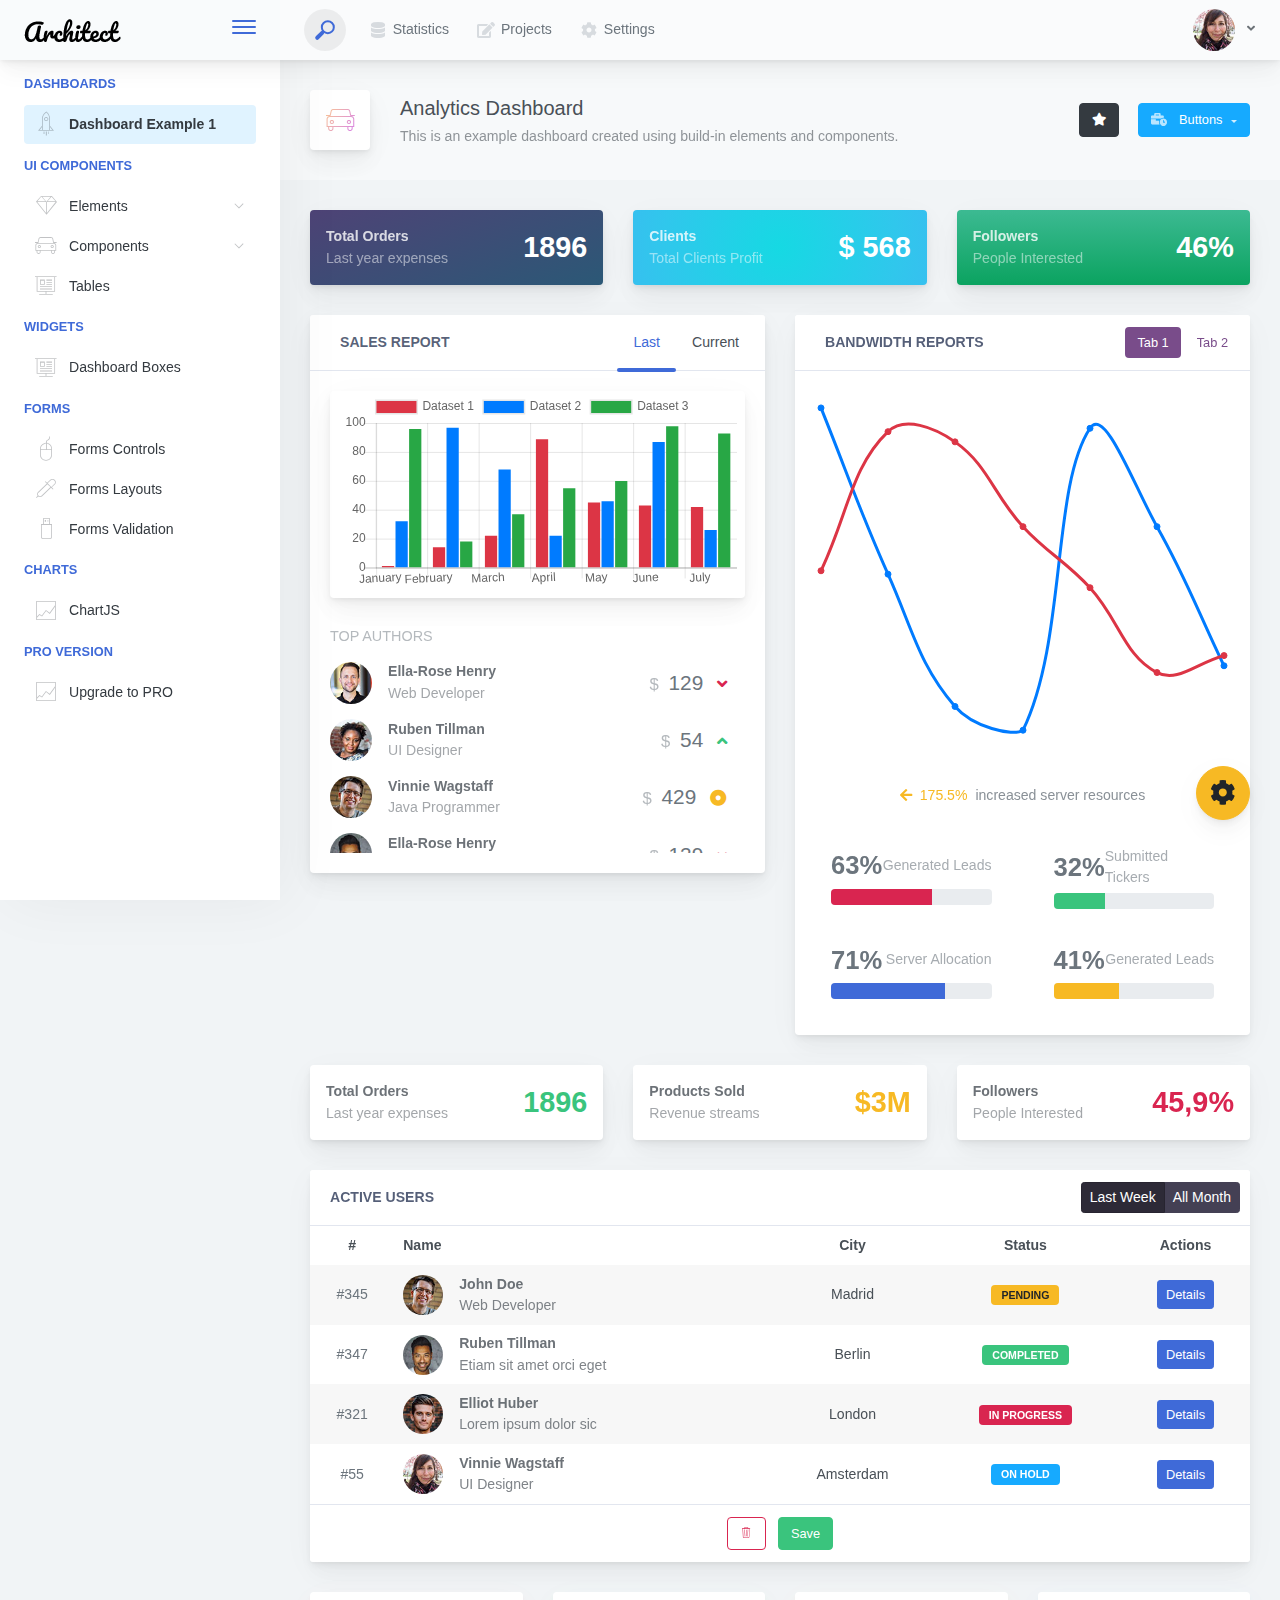
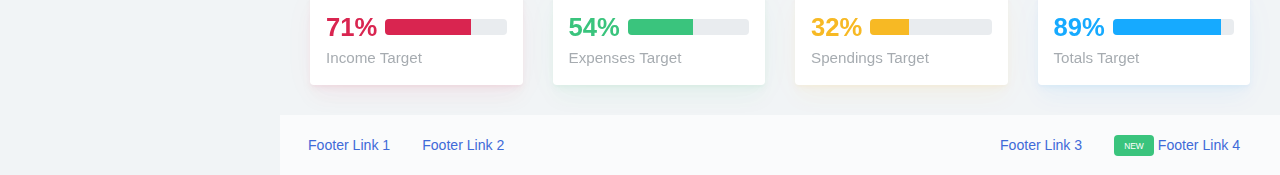
<file: dashboard/index.html>
<!doctype html>
<html lang="en">

<head>
    <meta charset="utf-8">
    <meta http-equiv="X-UA-Compatible" content="IE=edge">
    <meta http-equiv="Content-Language" content="en">
    <meta http-equiv="Content-Type" content="text/html; charset=utf-8"/>
    <title>Analytics Dashboard - This is an example dashboard created using build-in elements and components.</title>
    <meta name="viewport" content="width=device-width, initial-scale=1, maximum-scale=1, user-scalable=no, shrink-to-fit=no" />
    <meta name="description" content="This is an example dashboard created using build-in elements and components.">
    <meta name="msapplication-tap-highlight" content="no">
    <!--
    =========================================================
    * ArchitectUI HTML Theme Dashboard - v1.0.0
    =========================================================
    * Product Page: https://dashboardpack.com
    * Copyright 2019 DashboardPack (https://dashboardpack.com)
    * Licensed under MIT (https://github.com/DashboardPack/architectui-html-theme-free/blob/master/LICENSE)
    =========================================================
    * The above copyright notice and this permission notice shall be included in all copies or substantial portions of the Software.
    -->
<link href="./main.css" rel="stylesheet"></head>
<body>
    <div class="app-container app-theme-white body-tabs-shadow fixed-sidebar fixed-header">
        <div class="app-header header-shadow">
            <div class="app-header__logo">
                <div class="logo-src"></div>
                <div class="header__pane ml-auto">
                    <div>
                        <button type="button" class="hamburger close-sidebar-btn hamburger--elastic" data-class="closed-sidebar">
                            <span class="hamburger-box">
                                <span class="hamburger-inner"></span>
                            </span>
                        </button>
                    </div>
                </div>
            </div>
            <div class="app-header__mobile-menu">
                <div>
                    <button type="button" class="hamburger hamburger--elastic mobile-toggle-nav">
                        <span class="hamburger-box">
                            <span class="hamburger-inner"></span>
                        </span>
                    </button>
                </div>
            </div>
            <div class="app-header__menu">
                <span>
                    <button type="button" class="btn-icon btn-icon-only btn btn-primary btn-sm mobile-toggle-header-nav">
                        <span class="btn-icon-wrapper">
                            <i class="fa fa-ellipsis-v fa-w-6"></i>
                        </span>
                    </button>
                </span>
            </div>    <div class="app-header__content">
                <div class="app-header-left">
                    <div class="search-wrapper">
                        <div class="input-holder">
                            <input type="text" class="search-input" placeholder="Type to search">
                            <button class="search-icon"><span></span></button>
                        </div>
                        <button class="close"></button>
                    </div>
                    <ul class="header-menu nav">
                        <li class="nav-item">
                            <a href="javascript:void(0);" class="nav-link">
                                <i class="nav-link-icon fa fa-database"> </i>
                                Statistics
                            </a>
                        </li>
                        <li class="btn-group nav-item">
                            <a href="javascript:void(0);" class="nav-link">
                                <i class="nav-link-icon fa fa-edit"></i>
                                Projects
                            </a>
                        </li>
                        <li class="dropdown nav-item">
                            <a href="javascript:void(0);" class="nav-link">
                                <i class="nav-link-icon fa fa-cog"></i>
                                Settings
                            </a>
                        </li>
                    </ul>        </div>
                <div class="app-header-right">
                    <div class="header-btn-lg pr-0">
                        <div class="widget-content p-0">
                            <div class="widget-content-wrapper">
                                <div class="widget-content-left">
                                    <div class="btn-group">
                                        <a data-toggle="dropdown" aria-haspopup="true" aria-expanded="false" class="p-0 btn">
                                            <img width="42" class="rounded-circle" src="assets/images/avatars/1.jpg" alt="">
                                            <i class="fa fa-angle-down ml-2 opacity-8"></i>
                                        </a>
                                        <div tabindex="-1" role="menu" aria-hidden="true" class="dropdown-menu dropdown-menu-right">
                                            <button type="button" tabindex="0" class="dropdown-item">User Account</button>
                                            <button type="button" tabindex="0" class="dropdown-item">Settings</button>
                                            <h6 tabindex="-1" class="dropdown-header">Header</h6>
                                            <button type="button" tabindex="0" class="dropdown-item">Actions</button>
                                            <div tabindex="-1" class="dropdown-divider"></div>
                                            <button type="button" tabindex="0" class="dropdown-item">Dividers</button>
                                        </div>
                                    </div>
                                </div>
                                <div class="widget-content-left  ml-3 header-user-info">
                                    <div class="widget-heading">
                                        Alina Mclourd
                                    </div>
                                    <div class="widget-subheading">
                                        VP People Manager
                                    </div>
                                </div>
                                <div class="widget-content-right header-user-info ml-3">
                                    <button type="button" class="btn-shadow p-1 btn btn-primary btn-sm show-toastr-example">
                                        <i class="fa text-white fa-calendar pr-1 pl-1"></i>
                                    </button>
                                </div>
                            </div>
                        </div>
                    </div>        </div>
            </div>
        </div>        <div class="ui-theme-settings">
            <button type="button" id="TooltipDemo" class="btn-open-options btn btn-warning">
                <i class="fa fa-cog fa-w-16 fa-spin fa-2x"></i>
            </button>
            <div class="theme-settings__inner">
                <div class="scrollbar-container">
                    <div class="theme-settings__options-wrapper">
                        <h3 class="themeoptions-heading">Layout Options
                        </h3>
                        <div class="p-3">
                            <ul class="list-group">
                                <li class="list-group-item">
                                    <div class="widget-content p-0">
                                        <div class="widget-content-wrapper">
                                            <div class="widget-content-left mr-3">
                                                <div class="switch has-switch switch-container-class" data-class="fixed-header">
                                                    <div class="switch-animate switch-on">
                                                        <input type="checkbox" checked data-toggle="toggle" data-onstyle="success">
                                                    </div>
                                                </div>
                                            </div>
                                            <div class="widget-content-left">
                                                <div class="widget-heading">Fixed Header
                                                </div>
                                                <div class="widget-subheading">Makes the header top fixed, always visible!
                                                </div>
                                            </div>
                                        </div>
                                    </div>
                                </li>
                                <li class="list-group-item">
                                    <div class="widget-content p-0">
                                        <div class="widget-content-wrapper">
                                            <div class="widget-content-left mr-3">
                                                <div class="switch has-switch switch-container-class" data-class="fixed-sidebar">
                                                    <div class="switch-animate switch-on">
                                                        <input type="checkbox" checked data-toggle="toggle" data-onstyle="success">
                                                    </div>
                                                </div>
                                            </div>
                                            <div class="widget-content-left">
                                                <div class="widget-heading">Fixed Sidebar
                                                </div>
                                                <div class="widget-subheading">Makes the sidebar left fixed, always visible!
                                                </div>
                                            </div>
                                        </div>
                                    </div>
                                </li>
                                <li class="list-group-item">
                                    <div class="widget-content p-0">
                                        <div class="widget-content-wrapper">
                                            <div class="widget-content-left mr-3">
                                                <div class="switch has-switch switch-container-class" data-class="fixed-footer">
                                                    <div class="switch-animate switch-off">
                                                        <input type="checkbox" data-toggle="toggle" data-onstyle="success">
                                                    </div>
                                                </div>
                                            </div>
                                            <div class="widget-content-left">
                                                <div class="widget-heading">Fixed Footer
                                                </div>
                                                <div class="widget-subheading">Makes the app footer bottom fixed, always visible!
                                                </div>
                                            </div>
                                        </div>
                                    </div>
                                </li>
                            </ul>
                        </div>
                        <h3 class="themeoptions-heading">
                            <div>
                                Header Options
                            </div>
                            <button type="button" class="btn-pill btn-shadow btn-wide ml-auto btn btn-focus btn-sm switch-header-cs-class" data-class="">
                                Restore Default
                            </button>
                        </h3>
                        <div class="p-3">
                            <ul class="list-group">
                                <li class="list-group-item">
                                    <h5 class="pb-2">Choose Color Scheme
                                    </h5>
                                    <div class="theme-settings-swatches">
                                        <div class="swatch-holder bg-primary switch-header-cs-class" data-class="bg-primary header-text-light">
                                        </div>
                                        <div class="swatch-holder bg-secondary switch-header-cs-class" data-class="bg-secondary header-text-light">
                                        </div>
                                        <div class="swatch-holder bg-success switch-header-cs-class" data-class="bg-success header-text-dark">
                                        </div>
                                        <div class="swatch-holder bg-info switch-header-cs-class" data-class="bg-info header-text-dark">
                                        </div>
                                        <div class="swatch-holder bg-warning switch-header-cs-class" data-class="bg-warning header-text-dark">
                                        </div>
                                        <div class="swatch-holder bg-danger switch-header-cs-class" data-class="bg-danger header-text-light">
                                        </div>
                                        <div class="swatch-holder bg-light switch-header-cs-class" data-class="bg-light header-text-dark">
                                        </div>
                                        <div class="swatch-holder bg-dark switch-header-cs-class" data-class="bg-dark header-text-light">
                                        </div>
                                        <div class="swatch-holder bg-focus switch-header-cs-class" data-class="bg-focus header-text-light">
                                        </div>
                                        <div class="swatch-holder bg-alternate switch-header-cs-class" data-class="bg-alternate header-text-light">
                                        </div>
                                        <div class="divider">
                                        </div>
                                        <div class="swatch-holder bg-vicious-stance switch-header-cs-class" data-class="bg-vicious-stance header-text-light">
                                        </div>
                                        <div class="swatch-holder bg-midnight-bloom switch-header-cs-class" data-class="bg-midnight-bloom header-text-light">
                                        </div>
                                        <div class="swatch-holder bg-night-sky switch-header-cs-class" data-class="bg-night-sky header-text-light">
                                        </div>
                                        <div class="swatch-holder bg-slick-carbon switch-header-cs-class" data-class="bg-slick-carbon header-text-light">
                                        </div>
                                        <div class="swatch-holder bg-asteroid switch-header-cs-class" data-class="bg-asteroid header-text-light">
                                        </div>
                                        <div class="swatch-holder bg-royal switch-header-cs-class" data-class="bg-royal header-text-light">
                                        </div>
                                        <div class="swatch-holder bg-warm-flame switch-header-cs-class" data-class="bg-warm-flame header-text-dark">
                                        </div>
                                        <div class="swatch-holder bg-night-fade switch-header-cs-class" data-class="bg-night-fade header-text-dark">
                                        </div>
                                        <div class="swatch-holder bg-sunny-morning switch-header-cs-class" data-class="bg-sunny-morning header-text-dark">
                                        </div>
                                        <div class="swatch-holder bg-tempting-azure switch-header-cs-class" data-class="bg-tempting-azure header-text-dark">
                                        </div>
                                        <div class="swatch-holder bg-amy-crisp switch-header-cs-class" data-class="bg-amy-crisp header-text-dark">
                                        </div>
                                        <div class="swatch-holder bg-heavy-rain switch-header-cs-class" data-class="bg-heavy-rain header-text-dark">
                                        </div>
                                        <div class="swatch-holder bg-mean-fruit switch-header-cs-class" data-class="bg-mean-fruit header-text-dark">
                                        </div>
                                        <div class="swatch-holder bg-malibu-beach switch-header-cs-class" data-class="bg-malibu-beach header-text-light">
                                        </div>
                                        <div class="swatch-holder bg-deep-blue switch-header-cs-class" data-class="bg-deep-blue header-text-dark">
                                        </div>
                                        <div class="swatch-holder bg-ripe-malin switch-header-cs-class" data-class="bg-ripe-malin header-text-light">
                                        </div>
                                        <div class="swatch-holder bg-arielle-smile switch-header-cs-class" data-class="bg-arielle-smile header-text-light">
                                        </div>
                                        <div class="swatch-holder bg-plum-plate switch-header-cs-class" data-class="bg-plum-plate header-text-light">
                                        </div>
                                        <div class="swatch-holder bg-happy-fisher switch-header-cs-class" data-class="bg-happy-fisher header-text-dark">
                                        </div>
                                        <div class="swatch-holder bg-happy-itmeo switch-header-cs-class" data-class="bg-happy-itmeo header-text-light">
                                        </div>
                                        <div class="swatch-holder bg-mixed-hopes switch-header-cs-class" data-class="bg-mixed-hopes header-text-light">
                                        </div>
                                        <div class="swatch-holder bg-strong-bliss switch-header-cs-class" data-class="bg-strong-bliss header-text-light">
                                        </div>
                                        <div class="swatch-holder bg-grow-early switch-header-cs-class" data-class="bg-grow-early header-text-light">
                                        </div>
                                        <div class="swatch-holder bg-love-kiss switch-header-cs-class" data-class="bg-love-kiss header-text-light">
                                        </div>
                                        <div class="swatch-holder bg-premium-dark switch-header-cs-class" data-class="bg-premium-dark header-text-light">
                                        </div>
                                        <div class="swatch-holder bg-happy-green switch-header-cs-class" data-class="bg-happy-green header-text-light">
                                        </div>
                                    </div>
                                </li>
                            </ul>
                        </div>
                        <h3 class="themeoptions-heading">
                            <div>Sidebar Options</div>
                            <button type="button" class="btn-pill btn-shadow btn-wide ml-auto btn btn-focus btn-sm switch-sidebar-cs-class" data-class="">
                                Restore Default
                            </button>
                        </h3>
                        <div class="p-3">
                            <ul class="list-group">
                                <li class="list-group-item">
                                    <h5 class="pb-2">Choose Color Scheme
                                    </h5>
                                    <div class="theme-settings-swatches">
                                        <div class="swatch-holder bg-primary switch-sidebar-cs-class" data-class="bg-primary sidebar-text-light">
                                        </div>
                                        <div class="swatch-holder bg-secondary switch-sidebar-cs-class" data-class="bg-secondary sidebar-text-light">
                                        </div>
                                        <div class="swatch-holder bg-success switch-sidebar-cs-class" data-class="bg-success sidebar-text-dark">
                                        </div>
                                        <div class="swatch-holder bg-info switch-sidebar-cs-class" data-class="bg-info sidebar-text-dark">
                                        </div>
                                        <div class="swatch-holder bg-warning switch-sidebar-cs-class" data-class="bg-warning sidebar-text-dark">
                                        </div>
                                        <div class="swatch-holder bg-danger switch-sidebar-cs-class" data-class="bg-danger sidebar-text-light">
                                        </div>
                                        <div class="swatch-holder bg-light switch-sidebar-cs-class" data-class="bg-light sidebar-text-dark">
                                        </div>
                                        <div class="swatch-holder bg-dark switch-sidebar-cs-class" data-class="bg-dark sidebar-text-light">
                                        </div>
                                        <div class="swatch-holder bg-focus switch-sidebar-cs-class" data-class="bg-focus sidebar-text-light">
                                        </div>
                                        <div class="swatch-holder bg-alternate switch-sidebar-cs-class" data-class="bg-alternate sidebar-text-light">
                                        </div>
                                        <div class="divider">
                                        </div>
                                        <div class="swatch-holder bg-vicious-stance switch-sidebar-cs-class" data-class="bg-vicious-stance sidebar-text-light">
                                        </div>
                                        <div class="swatch-holder bg-midnight-bloom switch-sidebar-cs-class" data-class="bg-midnight-bloom sidebar-text-light">
                                        </div>
                                        <div class="swatch-holder bg-night-sky switch-sidebar-cs-class" data-class="bg-night-sky sidebar-text-light">
                                        </div>
                                        <div class="swatch-holder bg-slick-carbon switch-sidebar-cs-class" data-class="bg-slick-carbon sidebar-text-light">
                                        </div>
                                        <div class="swatch-holder bg-asteroid switch-sidebar-cs-class" data-class="bg-asteroid sidebar-text-light">
                                        </div>
                                        <div class="swatch-holder bg-royal switch-sidebar-cs-class" data-class="bg-royal sidebar-text-light">
                                        </div>
                                        <div class="swatch-holder bg-warm-flame switch-sidebar-cs-class" data-class="bg-warm-flame sidebar-text-dark">
                                        </div>
                                        <div class="swatch-holder bg-night-fade switch-sidebar-cs-class" data-class="bg-night-fade sidebar-text-dark">
                                        </div>
                                        <div class="swatch-holder bg-sunny-morning switch-sidebar-cs-class" data-class="bg-sunny-morning sidebar-text-dark">
                                        </div>
                                        <div class="swatch-holder bg-tempting-azure switch-sidebar-cs-class" data-class="bg-tempting-azure sidebar-text-dark">
                                        </div>
                                        <div class="swatch-holder bg-amy-crisp switch-sidebar-cs-class" data-class="bg-amy-crisp sidebar-text-dark">
                                        </div>
                                        <div class="swatch-holder bg-heavy-rain switch-sidebar-cs-class" data-class="bg-heavy-rain sidebar-text-dark">
                                        </div>
                                        <div class="swatch-holder bg-mean-fruit switch-sidebar-cs-class" data-class="bg-mean-fruit sidebar-text-dark">
                                        </div>
                                        <div class="swatch-holder bg-malibu-beach switch-sidebar-cs-class" data-class="bg-malibu-beach sidebar-text-light">
                                        </div>
                                        <div class="swatch-holder bg-deep-blue switch-sidebar-cs-class" data-class="bg-deep-blue sidebar-text-dark">
                                        </div>
                                        <div class="swatch-holder bg-ripe-malin switch-sidebar-cs-class" data-class="bg-ripe-malin sidebar-text-light">
                                        </div>
                                        <div class="swatch-holder bg-arielle-smile switch-sidebar-cs-class" data-class="bg-arielle-smile sidebar-text-light">
                                        </div>
                                        <div class="swatch-holder bg-plum-plate switch-sidebar-cs-class" data-class="bg-plum-plate sidebar-text-light">
                                        </div>
                                        <div class="swatch-holder bg-happy-fisher switch-sidebar-cs-class" data-class="bg-happy-fisher sidebar-text-dark">
                                        </div>
                                        <div class="swatch-holder bg-happy-itmeo switch-sidebar-cs-class" data-class="bg-happy-itmeo sidebar-text-light">
                                        </div>
                                        <div class="swatch-holder bg-mixed-hopes switch-sidebar-cs-class" data-class="bg-mixed-hopes sidebar-text-light">
                                        </div>
                                        <div class="swatch-holder bg-strong-bliss switch-sidebar-cs-class" data-class="bg-strong-bliss sidebar-text-light">
                                        </div>
                                        <div class="swatch-holder bg-grow-early switch-sidebar-cs-class" data-class="bg-grow-early sidebar-text-light">
                                        </div>
                                        <div class="swatch-holder bg-love-kiss switch-sidebar-cs-class" data-class="bg-love-kiss sidebar-text-light">
                                        </div>
                                        <div class="swatch-holder bg-premium-dark switch-sidebar-cs-class" data-class="bg-premium-dark sidebar-text-light">
                                        </div>
                                        <div class="swatch-holder bg-happy-green switch-sidebar-cs-class" data-class="bg-happy-green sidebar-text-light">
                                        </div>
                                    </div>
                                </li>
                            </ul>
                        </div>
                        <h3 class="themeoptions-heading">
                            <div>Main Content Options</div>
                            <button type="button" class="btn-pill btn-shadow btn-wide ml-auto active btn btn-focus btn-sm">Restore Default
                            </button>
                        </h3>
                        <div class="p-3">
                            <ul class="list-group">
                                <li class="list-group-item">
                                    <h5 class="pb-2">Page Section Tabs
                                    </h5>
                                    <div class="theme-settings-swatches">
                                        <div role="group" class="mt-2 btn-group">
                                            <button type="button" class="btn-wide btn-shadow btn-primary btn btn-secondary switch-theme-class" data-class="body-tabs-line">
                                                Line
                                            </button>
                                            <button type="button" class="btn-wide btn-shadow btn-primary active btn btn-secondary switch-theme-class" data-class="body-tabs-shadow">
                                                Shadow
                                            </button>
                                        </div>
                                    </div>
                                </li>
                            </ul>
                        </div>
                    </div>
                </div>
            </div>
        </div>        <div class="app-main">
                <div class="app-sidebar sidebar-shadow">
                    <div class="app-header__logo">
                        <div class="logo-src"></div>
                        <div class="header__pane ml-auto">
                            <div>
                                <button type="button" class="hamburger close-sidebar-btn hamburger--elastic" data-class="closed-sidebar">
                                    <span class="hamburger-box">
                                        <span class="hamburger-inner"></span>
                                    </span>
                                </button>
                            </div>
                        </div>
                    </div>
                    <div class="app-header__mobile-menu">
                        <div>
                            <button type="button" class="hamburger hamburger--elastic mobile-toggle-nav">
                                <span class="hamburger-box">
                                    <span class="hamburger-inner"></span>
                                </span>
                            </button>
                        </div>
                    </div>
                    <div class="app-header__menu">
                        <span>
                            <button type="button" class="btn-icon btn-icon-only btn btn-primary btn-sm mobile-toggle-header-nav">
                                <span class="btn-icon-wrapper">
                                    <i class="fa fa-ellipsis-v fa-w-6"></i>
                                </span>
                            </button>
                        </span>
                    </div>    <div class="scrollbar-sidebar">
                        <div class="app-sidebar__inner">
                            <ul class="vertical-nav-menu">
                                <li class="app-sidebar__heading">Dashboards</li>
                                <li>
                                    <a href="index.html" class="mm-active">
                                        <i class="metismenu-icon pe-7s-rocket"></i>
                                        Dashboard Example 1
                                    </a>
                                </li>
                                <li class="app-sidebar__heading">UI Components</li>
                                <li
                                    
                                    
                                    
                                    
                                    
                                    
                                    
                                    
                                >
                                    <a href="#">
                                        <i class="metismenu-icon pe-7s-diamond"></i>
                                        Elements
                                        <i class="metismenu-state-icon pe-7s-angle-down caret-left"></i>
                                    </a>
                                    <ul
                                        
                                        
                                        
                                        
                                        
                                        
                                        
                                        
                                    >
                                        <li>
                                            <a href="elements-buttons-standard.html">
                                                <i class="metismenu-icon"></i>
                                                Buttons
                                            </a>
                                        </li>
                                        <li>
                                            <a href="elements-dropdowns.html">
                                                <i class="metismenu-icon">
                                                </i>Dropdowns
                                            </a>
                                        </li>
                                        <li>
                                            <a href="elements-icons.html">
                                                <i class="metismenu-icon">
                                                </i>Icons
                                            </a>
                                        </li>
                                        <li>
                                            <a href="elements-badges-labels.html">
                                                <i class="metismenu-icon">
                                                </i>Badges
                                            </a>
                                        </li>
                                        <li>
                                            <a href="elements-cards.html">
                                                <i class="metismenu-icon">
                                                </i>Cards
                                            </a>
                                        </li>
                                        <li>
                                            <a href="elements-list-group.html">
                                                <i class="metismenu-icon">
                                                </i>List Groups
                                            </a>
                                        </li>
                                        <li>
                                            <a href="elements-navigation.html">
                                                <i class="metismenu-icon">
                                                </i>Navigation Menus
                                            </a>
                                        </li>
                                        <li>
                                            <a href="elements-utilities.html">
                                                <i class="metismenu-icon">
                                                </i>Utilities
                                            </a>
                                        </li>
                                    </ul>
                                </li>
                                <li
                                    
                                    
                                    
                                    
                                    
                                    
                                    
                                    
                                    
                                    
                                    
                                >
                                    <a href="#">
                                        <i class="metismenu-icon pe-7s-car"></i>
                                        Components
                                        <i class="metismenu-state-icon pe-7s-angle-down caret-left"></i>
                                    </a>
                                    <ul
                                        
                                        
                                        
                                        
                                        
                                        
                                        
                                        
                                        
                                        
                                        
                                    >
                                        <li>
                                            <a href="components-tabs.html">
                                                <i class="metismenu-icon">
                                                </i>Tabs
                                            </a>
                                        </li>
                                        <li>
                                            <a href="components-accordions.html">
                                                <i class="metismenu-icon">
                                                </i>Accordions
                                            </a>
                                        </li>
                                        <li>
                                            <a href="components-notifications.html">
                                                <i class="metismenu-icon">
                                                </i>Notifications
                                            </a>
                                        </li>
                                        <li>
                                            <a href="components-modals.html">
                                                <i class="metismenu-icon">
                                                </i>Modals
                                            </a>
                                        </li>
                                        <li>
                                            <a href="components-progress-bar.html">
                                                <i class="metismenu-icon">
                                                </i>Progress Bar
                                            </a>
                                        </li>
                                        <li>
                                            <a href="components-tooltips-popovers.html">
                                                <i class="metismenu-icon">
                                                </i>Tooltips &amp; Popovers
                                            </a>
                                        </li>
                                        <li>
                                            <a href="components-carousel.html">
                                                <i class="metismenu-icon">
                                                </i>Carousel
                                            </a>
                                        </li>
                                        <li>
                                            <a href="components-calendar.html">
                                                <i class="metismenu-icon">
                                                </i>Calendar
                                            </a>
                                        </li>
                                        <li>
                                            <a href="components-pagination.html">
                                                <i class="metismenu-icon">
                                                </i>Pagination
                                            </a>
                                        </li>
                                        <li>
                                            <a href="components-scrollable-elements.html">
                                                <i class="metismenu-icon">
                                                </i>Scrollable
                                            </a>
                                        </li>
                                        <li>
                                            <a href="components-maps.html">
                                                <i class="metismenu-icon">
                                                </i>Maps
                                            </a>
                                        </li>
                                    </ul>
                                </li>
                                <li  >
                                    <a href="tables-regular.html">
                                        <i class="metismenu-icon pe-7s-display2"></i>
                                        Tables
                                    </a>
                                </li>
                                <li class="app-sidebar__heading">Widgets</li>
                                <li>
                                    <a href="dashboard-boxes.html">
                                        <i class="metismenu-icon pe-7s-display2"></i>
                                        Dashboard Boxes
                                    </a>
                                </li>
                                <li class="app-sidebar__heading">Forms</li>
                                <li>
                                    <a href="forms-controls.html">
                                        <i class="metismenu-icon pe-7s-mouse">
                                        </i>Forms Controls
                                    </a>
                                </li>
                                <li>
                                    <a href="forms-layouts.html">
                                        <i class="metismenu-icon pe-7s-eyedropper">
                                        </i>Forms Layouts
                                    </a>
                                </li>
                                <li>
                                    <a href="forms-validation.html">
                                        <i class="metismenu-icon pe-7s-pendrive">
                                        </i>Forms Validation
                                    </a>
                                </li>
                                <li class="app-sidebar__heading">Charts</li>
                                <li>
                                    <a href="charts-chartjs.html">
                                        <i class="metismenu-icon pe-7s-graph2">
                                        </i>ChartJS
                                    </a>
                                </li>
                                <li class="app-sidebar__heading">PRO Version</li>
                                <li>
                                    <a href="https://dashboardpack.com/theme-details/architectui-dashboard-html-pro/" target="_blank">
                                        <i class="metismenu-icon pe-7s-graph2">
                                        </i>
                                        Upgrade to PRO
                                    </a>
                                </li>
                            </ul>
                        </div>
                    </div>
                </div>    <div class="app-main__outer">
                    <div class="app-main__inner">
                        <div class="app-page-title">
                            <div class="page-title-wrapper">
                                <div class="page-title-heading">
                                    <div class="page-title-icon">
                                        <i class="pe-7s-car icon-gradient bg-mean-fruit">
                                        </i>
                                    </div>
                                    <div>Analytics Dashboard
                                        <div class="page-title-subheading">This is an example dashboard created using build-in elements and components.
                                        </div>
                                    </div>
                                </div>
                                <div class="page-title-actions">
                                    <button type="button" data-toggle="tooltip" title="Example Tooltip" data-placement="bottom" class="btn-shadow mr-3 btn btn-dark">
                                        <i class="fa fa-star"></i>
                                    </button>
                                    <div class="d-inline-block dropdown">
                                        <button type="button" data-toggle="dropdown" aria-haspopup="true" aria-expanded="false" class="btn-shadow dropdown-toggle btn btn-info">
                                            <span class="btn-icon-wrapper pr-2 opacity-7">
                                                <i class="fa fa-business-time fa-w-20"></i>
                                            </span>
                                            Buttons
                                        </button>
                                        <div tabindex="-1" role="menu" aria-hidden="true" class="dropdown-menu dropdown-menu-right">
                                            <ul class="nav flex-column">
                                                <li class="nav-item">
                                                    <a href="javascript:void(0);" class="nav-link">
                                                        <i class="nav-link-icon lnr-inbox"></i>
                                                        <span>
                                                            Inbox
                                                        </span>
                                                        <div class="ml-auto badge badge-pill badge-secondary">86</div>
                                                    </a>
                                                </li>
                                                <li class="nav-item">
                                                    <a href="javascript:void(0);" class="nav-link">
                                                        <i class="nav-link-icon lnr-book"></i>
                                                        <span>
                                                            Book
                                                        </span>
                                                        <div class="ml-auto badge badge-pill badge-danger">5</div>
                                                    </a>
                                                </li>
                                                <li class="nav-item">
                                                    <a href="javascript:void(0);" class="nav-link">
                                                        <i class="nav-link-icon lnr-picture"></i>
                                                        <span>
                                                            Picture
                                                        </span>
                                                    </a>
                                                </li>
                                                <li class="nav-item">
                                                    <a disabled href="javascript:void(0);" class="nav-link disabled">
                                                        <i class="nav-link-icon lnr-file-empty"></i>
                                                        <span>
                                                            File Disabled
                                                        </span>
                                                    </a>
                                                </li>
                                            </ul>
                                        </div>
                                    </div>
                                </div>    </div>
                        </div>            <div class="row">
                            <div class="col-md-6 col-xl-4">
                                <div class="card mb-3 widget-content bg-midnight-bloom">
                                    <div class="widget-content-wrapper text-white">
                                        <div class="widget-content-left">
                                            <div class="widget-heading">Total Orders</div>
                                            <div class="widget-subheading">Last year expenses</div>
                                        </div>
                                        <div class="widget-content-right">
                                            <div class="widget-numbers text-white"><span>1896</span></div>
                                        </div>
                                    </div>
                                </div>
                            </div>
                            <div class="col-md-6 col-xl-4">
                                <div class="card mb-3 widget-content bg-arielle-smile">
                                    <div class="widget-content-wrapper text-white">
                                        <div class="widget-content-left">
                                            <div class="widget-heading">Clients</div>
                                            <div class="widget-subheading">Total Clients Profit</div>
                                        </div>
                                        <div class="widget-content-right">
                                            <div class="widget-numbers text-white"><span>$ 568</span></div>
                                        </div>
                                    </div>
                                </div>
                            </div>
                            <div class="col-md-6 col-xl-4">
                                <div class="card mb-3 widget-content bg-grow-early">
                                    <div class="widget-content-wrapper text-white">
                                        <div class="widget-content-left">
                                            <div class="widget-heading">Followers</div>
                                            <div class="widget-subheading">People Interested</div>
                                        </div>
                                        <div class="widget-content-right">
                                            <div class="widget-numbers text-white"><span>46%</span></div>
                                        </div>
                                    </div>
                                </div>
                            </div>
                            <div class="d-xl-none d-lg-block col-md-6 col-xl-4">
                                <div class="card mb-3 widget-content bg-premium-dark">
                                    <div class="widget-content-wrapper text-white">
                                        <div class="widget-content-left">
                                            <div class="widget-heading">Products Sold</div>
                                            <div class="widget-subheading">Revenue streams</div>
                                        </div>
                                        <div class="widget-content-right">
                                            <div class="widget-numbers text-warning"><span>$14M</span></div>
                                        </div>
                                    </div>
                                </div>
                            </div>
                        </div>
                        <div class="row">
                            <div class="col-md-12 col-lg-6">
                                <div class="mb-3 card">
                                    <div class="card-header-tab card-header-tab-animation card-header">
                                        <div class="card-header-title">
                                            <i class="header-icon lnr-apartment icon-gradient bg-love-kiss"> </i>
                                            Sales Report
                                        </div>
                                        <ul class="nav">
                                            <li class="nav-item"><a href="javascript:void(0);" class="active nav-link">Last</a></li>
                                            <li class="nav-item"><a href="javascript:void(0);" class="nav-link second-tab-toggle">Current</a></li>
                                        </ul>
                                    </div>
                                    <div class="card-body">
                                        <div class="tab-content">
                                            <div class="tab-pane fade show active" id="tabs-eg-77">
                                                <div class="card mb-3 widget-chart widget-chart2 text-left w-100">
                                                    <div class="widget-chat-wrapper-outer">
                                                        <div class="widget-chart-wrapper widget-chart-wrapper-lg opacity-10 m-0">
                                                            <canvas id="canvas"></canvas>
                                                        </div>
                                                    </div>
                                                </div>
                                                <h6 class="text-muted text-uppercase font-size-md opacity-5 font-weight-normal">Top Authors</h6>
                                                <div class="scroll-area-sm">
                                                    <div class="scrollbar-container">
                                                        <ul class="rm-list-borders rm-list-borders-scroll list-group list-group-flush">
                                                            <li class="list-group-item">
                                                                <div class="widget-content p-0">
                                                                    <div class="widget-content-wrapper">
                                                                        <div class="widget-content-left mr-3">
                                                                            <img width="42" class="rounded-circle" src="assets/images/avatars/9.jpg" alt="">
                                                                        </div>
                                                                        <div class="widget-content-left">
                                                                            <div class="widget-heading">Ella-Rose Henry</div>
                                                                            <div class="widget-subheading">Web Developer</div>
                                                                        </div>
                                                                        <div class="widget-content-right">
                                                                            <div class="font-size-xlg text-muted">
                                                                                <small class="opacity-5 pr-1">$</small>
                                                                                <span>129</span>
                                                                                <small class="text-danger pl-2">
                                                                                    <i class="fa fa-angle-down"></i>
                                                                                </small>
                                                                            </div>
                                                                        </div>
                                                                    </div>
                                                                </div>
                                                            </li>
                                                            <li class="list-group-item">
                                                                <div class="widget-content p-0">
                                                                    <div class="widget-content-wrapper">
                                                                        <div class="widget-content-left mr-3">
                                                                            <img width="42" class="rounded-circle" src="assets/images/avatars/5.jpg" alt="">
                                                                        </div>
                                                                        <div class="widget-content-left">
                                                                            <div class="widget-heading">Ruben Tillman</div>
                                                                            <div class="widget-subheading">UI Designer</div>
                                                                        </div>
                                                                        <div class="widget-content-right">
                                                                            <div class="font-size-xlg text-muted">
                                                                                <small class="opacity-5 pr-1">$</small>
                                                                                <span>54</span>
                                                                                <small class="text-success pl-2">
                                                                                    <i class="fa fa-angle-up"></i>
                                                                                </small>
                                                                            </div>
                                                                        </div>
                                                                    </div>
                                                                </div>
                                                            </li>
                                                            <li class="list-group-item">
                                                                <div class="widget-content p-0">
                                                                    <div class="widget-content-wrapper">
                                                                        <div class="widget-content-left mr-3">
                                                                            <img width="42" class="rounded-circle" src="assets/images/avatars/4.jpg" alt="">
                                                                        </div>
                                                                        <div class="widget-content-left">
                                                                            <div class="widget-heading">Vinnie Wagstaff</div>
                                                                            <div class="widget-subheading">Java Programmer</div>
                                                                        </div>
                                                                        <div class="widget-content-right">
                                                                            <div class="font-size-xlg text-muted">
                                                                                <small class="opacity-5 pr-1">$</small>
                                                                                <span>429</span>
                                                                                <small class="text-warning pl-2">
                                                                                    <i class="fa fa-dot-circle"></i>
                                                                                </small>
                                                                            </div>
                                                                        </div>
                                                                    </div>
                                                                </div>
                                                            </li>
                                                            <li class="list-group-item">
                                                                <div class="widget-content p-0">
                                                                    <div class="widget-content-wrapper">
                                                                        <div class="widget-content-left mr-3">
                                                                            <img width="42" class="rounded-circle" src="assets/images/avatars/3.jpg" alt="">
                                                                        </div>
                                                                        <div class="widget-content-left">
                                                                            <div class="widget-heading">Ella-Rose Henry</div>
                                                                            <div class="widget-subheading">Web Developer</div>
                                                                        </div>
                                                                        <div class="widget-content-right">
                                                                            <div class="font-size-xlg text-muted">
                                                                                <small class="opacity-5 pr-1">$</small>
                                                                                <span>129</span>
                                                                                <small class="text-danger pl-2">
                                                                                    <i class="fa fa-angle-down"></i>
                                                                                </small>
                                                                            </div>
                                                                        </div>
                                                                    </div>
                                                                </div>
                                                            </li>
                                                            <li class="list-group-item">
                                                                <div class="widget-content p-0">
                                                                    <div class="widget-content-wrapper">
                                                                        <div class="widget-content-left mr-3">
                                                                            <img width="42" class="rounded-circle" src="assets/images/avatars/2.jpg" alt="">
                                                                        </div>
                                                                        <div class="widget-content-left">
                                                                            <div class="widget-heading">Ruben Tillman</div>
                                                                            <div class="widget-subheading">UI Designer</div>
                                                                        </div>
                                                                        <div class="widget-content-right">
                                                                            <div class="font-size-xlg text-muted">
                                                                                <small class="opacity-5 pr-1">$</small>
                                                                                <span>54</span>
                                                                                <small class="text-success pl-2">
                                                                                    <i class="fa fa-angle-up"></i>
                                                                                </small>
                                                                            </div>
                                                                        </div>
                                                                    </div>
                                                                </div>
                                                            </li>
                                                        </ul>
                                                    </div>
                                                </div>
                                            </div>
                                        </div>
                                    </div>
                                </div>
                            </div>
                            <div class="col-md-12 col-lg-6">
                                <div class="mb-3 card">
                                    <div class="card-header-tab card-header">
                                        <div class="card-header-title">
                                            <i class="header-icon lnr-rocket icon-gradient bg-tempting-azure"> </i>
                                            Bandwidth Reports
                                        </div>
                                        <div class="btn-actions-pane-right">
                                            <div class="nav">
                                                <a href="javascript:void(0);" class="border-0 btn-pill btn-wide btn-transition active btn btn-outline-alternate">Tab 1</a>
                                                <a href="javascript:void(0);" class="ml-1 btn-pill btn-wide border-0 btn-transition  btn btn-outline-alternate second-tab-toggle-alt">Tab 2</a>
                                            </div>
                                        </div>
                                    </div>
                                    <div class="tab-content">
                                        <div class="tab-pane fade active show" id="tab-eg-55">
                                            <div class="widget-chart p-3">
                                                <div style="height: 350px">
                                                    <canvas id="line-chart"></canvas>
                                                </div>
                                                <div class="widget-chart-content text-center mt-5">
                                                    <div class="widget-description mt-0 text-warning">
                                                        <i class="fa fa-arrow-left"></i>
                                                        <span class="pl-1">175.5%</span>
                                                        <span class="text-muted opacity-8 pl-1">increased server resources</span>
                                                    </div>
                                                </div>
                                            </div>
                                            <div class="pt-2 card-body">
                                                <div class="row">
                                                    <div class="col-md-6">
                                                        <div class="widget-content">
                                                            <div class="widget-content-outer">
                                                                <div class="widget-content-wrapper">
                                                                    <div class="widget-content-left">
                                                                        <div class="widget-numbers fsize-3 text-muted">63%</div>
                                                                    </div>
                                                                    <div class="widget-content-right">
                                                                        <div class="text-muted opacity-6">Generated Leads</div>
                                                                    </div>
                                                                </div>
                                                                <div class="widget-progress-wrapper mt-1">
                                                                    <div class="progress-bar-sm progress-bar-animated-alt progress">
                                                                        <div class="progress-bar bg-danger" role="progressbar" aria-valuenow="63" aria-valuemin="0" aria-valuemax="100" style="width: 63%;"></div>
                                                                    </div>
                                                                </div>
                                                            </div>
                                                        </div>
                                                    </div>
                                                    <div class="col-md-6">
                                                        <div class="widget-content">
                                                            <div class="widget-content-outer">
                                                                <div class="widget-content-wrapper">
                                                                    <div class="widget-content-left">
                                                                        <div class="widget-numbers fsize-3 text-muted">32%</div>
                                                                    </div>
                                                                    <div class="widget-content-right">
                                                                        <div class="text-muted opacity-6">Submitted Tickers</div>
                                                                    </div>
                                                                </div>
                                                                <div class="widget-progress-wrapper mt-1">
                                                                    <div class="progress-bar-sm progress-bar-animated-alt progress">
                                                                        <div class="progress-bar bg-success" role="progressbar" aria-valuenow="32" aria-valuemin="0" aria-valuemax="100" style="width: 32%;"></div>
                                                                    </div>
                                                                </div>
                                                            </div>
                                                        </div>
                                                    </div>
                                                    <div class="col-md-6">
                                                        <div class="widget-content">
                                                            <div class="widget-content-outer">
                                                                <div class="widget-content-wrapper">
                                                                    <div class="widget-content-left">
                                                                        <div class="widget-numbers fsize-3 text-muted">71%</div>
                                                                    </div>
                                                                    <div class="widget-content-right">
                                                                        <div class="text-muted opacity-6">Server Allocation</div>
                                                                    </div>
                                                                </div>
                                                                <div class="widget-progress-wrapper mt-1">
                                                                    <div class="progress-bar-sm progress-bar-animated-alt progress">
                                                                        <div class="progress-bar bg-primary" role="progressbar" aria-valuenow="71" aria-valuemin="0" aria-valuemax="100" style="width: 71%;"></div>
                                                                    </div>
                                                                </div>
                                                            </div>
                                                        </div>
                                                    </div>
                                                    <div class="col-md-6">
                                                        <div class="widget-content">
                                                            <div class="widget-content-outer">
                                                                <div class="widget-content-wrapper">
                                                                    <div class="widget-content-left">
                                                                        <div class="widget-numbers fsize-3 text-muted">41%</div>
                                                                    </div>
                                                                    <div class="widget-content-right">
                                                                        <div class="text-muted opacity-6">Generated Leads</div>
                                                                    </div>
                                                                </div>
                                                                <div class="widget-progress-wrapper mt-1">
                                                                    <div class="progress-bar-sm progress-bar-animated-alt progress">
                                                                        <div class="progress-bar bg-warning" role="progressbar" aria-valuenow="41" aria-valuemin="0" aria-valuemax="100" style="width: 41%;"></div>
                                                                    </div>
                                                                </div>
                                                            </div>
                                                        </div>
                                                    </div>
                                                </div>
                                            </div>
                                        </div>
                                    </div>
                                </div>
                            </div>
                        </div>
                        <div class="row">
                            <div class="col-md-6 col-xl-4">
                                <div class="card mb-3 widget-content">
                                    <div class="widget-content-outer">
                                        <div class="widget-content-wrapper">
                                            <div class="widget-content-left">
                                                <div class="widget-heading">Total Orders</div>
                                                <div class="widget-subheading">Last year expenses</div>
                                            </div>
                                            <div class="widget-content-right">
                                                <div class="widget-numbers text-success">1896</div>
                                            </div>
                                        </div>
                                    </div>
                                </div>
                            </div>
                            <div class="col-md-6 col-xl-4">
                                <div class="card mb-3 widget-content">
                                    <div class="widget-content-outer">
                                        <div class="widget-content-wrapper">
                                            <div class="widget-content-left">
                                                <div class="widget-heading">Products Sold</div>
                                                <div class="widget-subheading">Revenue streams</div>
                                            </div>
                                            <div class="widget-content-right">
                                                <div class="widget-numbers text-warning">$3M</div>
                                            </div>
                                        </div>
                                    </div>
                                </div>
                            </div>
                            <div class="col-md-6 col-xl-4">
                                <div class="card mb-3 widget-content">
                                    <div class="widget-content-outer">
                                        <div class="widget-content-wrapper">
                                            <div class="widget-content-left">
                                                <div class="widget-heading">Followers</div>
                                                <div class="widget-subheading">People Interested</div>
                                            </div>
                                            <div class="widget-content-right">
                                                <div class="widget-numbers text-danger">45,9%</div>
                                            </div>
                                        </div>
                                    </div>
                                </div>
                            </div>
                            <div class="d-xl-none d-lg-block col-md-6 col-xl-4">
                                <div class="card mb-3 widget-content">
                                    <div class="widget-content-outer">
                                        <div class="widget-content-wrapper">
                                            <div class="widget-content-left">
                                                <div class="widget-heading">Income</div>
                                                <div class="widget-subheading">Expected totals</div>
                                            </div>
                                            <div class="widget-content-right">
                                                <div class="widget-numbers text-focus">$147</div>
                                            </div>
                                        </div>
                                        <div class="widget-progress-wrapper">
                                            <div class="progress-bar-sm progress-bar-animated-alt progress">
                                                <div class="progress-bar bg-info" role="progressbar" aria-valuenow="54" aria-valuemin="0" aria-valuemax="100" style="width: 54%;"></div>
                                            </div>
                                            <div class="progress-sub-label">
                                                <div class="sub-label-left">Expenses</div>
                                                <div class="sub-label-right">100%</div>
                                            </div>
                                        </div>
                                    </div>
                                </div>
                            </div>
                        </div>
                        <div class="row">
                            <div class="col-md-12">
                                <div class="main-card mb-3 card">
                                    <div class="card-header">Active Users
                                        <div class="btn-actions-pane-right">
                                            <div role="group" class="btn-group-sm btn-group">
                                                <button class="active btn btn-focus">Last Week</button>
                                                <button class="btn btn-focus">All Month</button>
                                            </div>
                                        </div>
                                    </div>
                                    <div class="table-responsive">
                                        <table class="align-middle mb-0 table table-borderless table-striped table-hover">
                                            <thead>
                                            <tr>
                                                <th class="text-center">#</th>
                                                <th>Name</th>
                                                <th class="text-center">City</th>
                                                <th class="text-center">Status</th>
                                                <th class="text-center">Actions</th>
                                            </tr>
                                            </thead>
                                            <tbody>
                                            <tr>
                                                <td class="text-center text-muted">#345</td>
                                                <td>
                                                    <div class="widget-content p-0">
                                                        <div class="widget-content-wrapper">
                                                            <div class="widget-content-left mr-3">
                                                                <div class="widget-content-left">
                                                                    <img width="40" class="rounded-circle" src="assets/images/avatars/4.jpg" alt="">
                                                                </div>
                                                            </div>
                                                            <div class="widget-content-left flex2">
                                                                <div class="widget-heading">John Doe</div>
                                                                <div class="widget-subheading opacity-7">Web Developer</div>
                                                            </div>
                                                        </div>
                                                    </div>
                                                </td>
                                                <td class="text-center">Madrid</td>
                                                <td class="text-center">
                                                    <div class="badge badge-warning">Pending</div>
                                                </td>
                                                <td class="text-center">
                                                    <button type="button" id="PopoverCustomT-1" class="btn btn-primary btn-sm">Details</button>
                                                </td>
                                            </tr>
                                            <tr>
                                                <td class="text-center text-muted">#347</td>
                                                <td>
                                                    <div class="widget-content p-0">
                                                        <div class="widget-content-wrapper">
                                                            <div class="widget-content-left mr-3">
                                                                <div class="widget-content-left">
                                                                    <img width="40" class="rounded-circle" src="assets/images/avatars/3.jpg" alt="">
                                                                </div>
                                                            </div>
                                                            <div class="widget-content-left flex2">
                                                                <div class="widget-heading">Ruben Tillman</div>
                                                                <div class="widget-subheading opacity-7">Etiam sit amet orci eget</div>
                                                            </div>
                                                        </div>
                                                    </div>
                                                </td>
                                                <td class="text-center">Berlin</td>
                                                <td class="text-center">
                                                    <div class="badge badge-success">Completed</div>
                                                </td>
                                                <td class="text-center">
                                                    <button type="button" id="PopoverCustomT-2" class="btn btn-primary btn-sm">Details</button>
                                                </td>
                                            </tr>
                                            <tr>
                                                <td class="text-center text-muted">#321</td>
                                                <td>
                                                    <div class="widget-content p-0">
                                                        <div class="widget-content-wrapper">
                                                            <div class="widget-content-left mr-3">
                                                                <div class="widget-content-left">
                                                                    <img width="40" class="rounded-circle" src="assets/images/avatars/2.jpg" alt="">
                                                                </div>
                                                            </div>
                                                            <div class="widget-content-left flex2">
                                                                <div class="widget-heading">Elliot Huber</div>
                                                                <div class="widget-subheading opacity-7">Lorem ipsum dolor sic</div>
                                                            </div>
                                                        </div>
                                                    </div>
                                                </td>
                                                <td class="text-center">London</td>
                                                <td class="text-center">
                                                    <div class="badge badge-danger">In Progress</div>
                                                </td>
                                                <td class="text-center">
                                                    <button type="button" id="PopoverCustomT-3" class="btn btn-primary btn-sm">Details</button>
                                                </td>
                                            </tr>
                                            <tr>
                                                <td class="text-center text-muted">#55</td>
                                                <td>
                                                    <div class="widget-content p-0">
                                                        <div class="widget-content-wrapper">
                                                            <div class="widget-content-left mr-3">
                                                                <div class="widget-content-left">
                                                                    <img width="40" class="rounded-circle" src="assets/images/avatars/1.jpg" alt=""></div>
                                                            </div>
                                                            <div class="widget-content-left flex2">
                                                                <div class="widget-heading">Vinnie Wagstaff</div>
                                                                <div class="widget-subheading opacity-7">UI Designer</div>
                                                            </div>
                                                        </div>
                                                    </div>
                                                </td>
                                                <td class="text-center">Amsterdam</td>
                                                <td class="text-center">
                                                    <div class="badge badge-info">On Hold</div>
                                                </td>
                                                <td class="text-center">
                                                    <button type="button" id="PopoverCustomT-4" class="btn btn-primary btn-sm">Details</button>
                                                </td>
                                            </tr>
                                            </tbody>
                                        </table>
                                    </div>
                                    <div class="d-block text-center card-footer">
                                        <button class="mr-2 btn-icon btn-icon-only btn btn-outline-danger"><i class="pe-7s-trash btn-icon-wrapper"> </i></button>
                                        <button class="btn-wide btn btn-success">Save</button>
                                    </div>
                                </div>
                            </div>
                        </div>
                        <div class="row">
                            <div class="col-md-6 col-lg-3">
                                <div class="card-shadow-danger mb-3 widget-chart widget-chart2 text-left card">
                                    <div class="widget-content">
                                        <div class="widget-content-outer">
                                            <div class="widget-content-wrapper">
                                                <div class="widget-content-left pr-2 fsize-1">
                                                    <div class="widget-numbers mt-0 fsize-3 text-danger">71%</div>
                                                </div>
                                                <div class="widget-content-right w-100">
                                                    <div class="progress-bar-xs progress">
                                                        <div class="progress-bar bg-danger" role="progressbar" aria-valuenow="71" aria-valuemin="0" aria-valuemax="100" style="width: 71%;"></div>
                                                    </div>
                                                </div>
                                            </div>
                                            <div class="widget-content-left fsize-1">
                                                <div class="text-muted opacity-6">Income Target</div>
                                            </div>
                                        </div>
                                    </div>
                                </div>
                            </div>
                            <div class="col-md-6 col-lg-3">
                                <div class="card-shadow-success mb-3 widget-chart widget-chart2 text-left card">
                                    <div class="widget-content">
                                        <div class="widget-content-outer">
                                            <div class="widget-content-wrapper">
                                                <div class="widget-content-left pr-2 fsize-1">
                                                    <div class="widget-numbers mt-0 fsize-3 text-success">54%</div>
                                                </div>
                                                <div class="widget-content-right w-100">
                                                    <div class="progress-bar-xs progress">
                                                        <div class="progress-bar bg-success" role="progressbar" aria-valuenow="54" aria-valuemin="0" aria-valuemax="100" style="width: 54%;"></div>
                                                    </div>
                                                </div>
                                            </div>
                                            <div class="widget-content-left fsize-1">
                                                <div class="text-muted opacity-6">Expenses Target</div>
                                            </div>
                                        </div>
                                    </div>
                                </div>
                            </div>
                            <div class="col-md-6 col-lg-3">
                                <div class="card-shadow-warning mb-3 widget-chart widget-chart2 text-left card">
                                    <div class="widget-content">
                                        <div class="widget-content-outer">
                                            <div class="widget-content-wrapper">
                                                <div class="widget-content-left pr-2 fsize-1">
                                                    <div class="widget-numbers mt-0 fsize-3 text-warning">32%</div>
                                                </div>
                                                <div class="widget-content-right w-100">
                                                    <div class="progress-bar-xs progress">
                                                        <div class="progress-bar bg-warning" role="progressbar" aria-valuenow="32" aria-valuemin="0" aria-valuemax="100" style="width: 32%;"></div>
                                                    </div>
                                                </div>
                                            </div>
                                            <div class="widget-content-left fsize-1">
                                                <div class="text-muted opacity-6">Spendings Target</div>
                                            </div>
                                        </div>
                                    </div>
                                </div>
                            </div>
                            <div class="col-md-6 col-lg-3">
                                <div class="card-shadow-info mb-3 widget-chart widget-chart2 text-left card">
                                    <div class="widget-content">
                                        <div class="widget-content-outer">
                                            <div class="widget-content-wrapper">
                                                <div class="widget-content-left pr-2 fsize-1">
                                                    <div class="widget-numbers mt-0 fsize-3 text-info">89%</div>
                                                </div>
                                                <div class="widget-content-right w-100">
                                                    <div class="progress-bar-xs progress">
                                                        <div class="progress-bar bg-info" role="progressbar" aria-valuenow="89" aria-valuemin="0" aria-valuemax="100" style="width: 89%;"></div>
                                                    </div>
                                                </div>
                                            </div>
                                            <div class="widget-content-left fsize-1">
                                                <div class="text-muted opacity-6">Totals Target</div>
                                            </div>
                                        </div>
                                    </div>
                                </div>
                            </div>
                        </div>
                    </div>
                    <div class="app-wrapper-footer">
                        <div class="app-footer">
                            <div class="app-footer__inner">
                                <div class="app-footer-left">
                                    <ul class="nav">
                                        <li class="nav-item">
                                            <a href="javascript:void(0);" class="nav-link">
                                                Footer Link 1
                                            </a>
                                        </li>
                                        <li class="nav-item">
                                            <a href="javascript:void(0);" class="nav-link">
                                                Footer Link 2
                                            </a>
                                        </li>
                                    </ul>
                                </div>
                                <div class="app-footer-right">
                                    <ul class="nav">
                                        <li class="nav-item">
                                            <a href="javascript:void(0);" class="nav-link">
                                                Footer Link 3
                                            </a>
                                        </li>
                                        <li class="nav-item">
                                            <a href="javascript:void(0);" class="nav-link">
                                                <div class="badge badge-success mr-1 ml-0">
                                                    <small>NEW</small>
                                                </div>
                                                Footer Link 4
                                            </a>
                                        </li>
                                    </ul>
                                </div>
                            </div>
                        </div>
                    </div>    </div>
                <script src="http://maps.google.com/maps/api/js?sensor=true"></script>
        </div>
    </div>
<script type="text/javascript" src="./assets/scripts/main.js"></script></body>
</html>
</file>
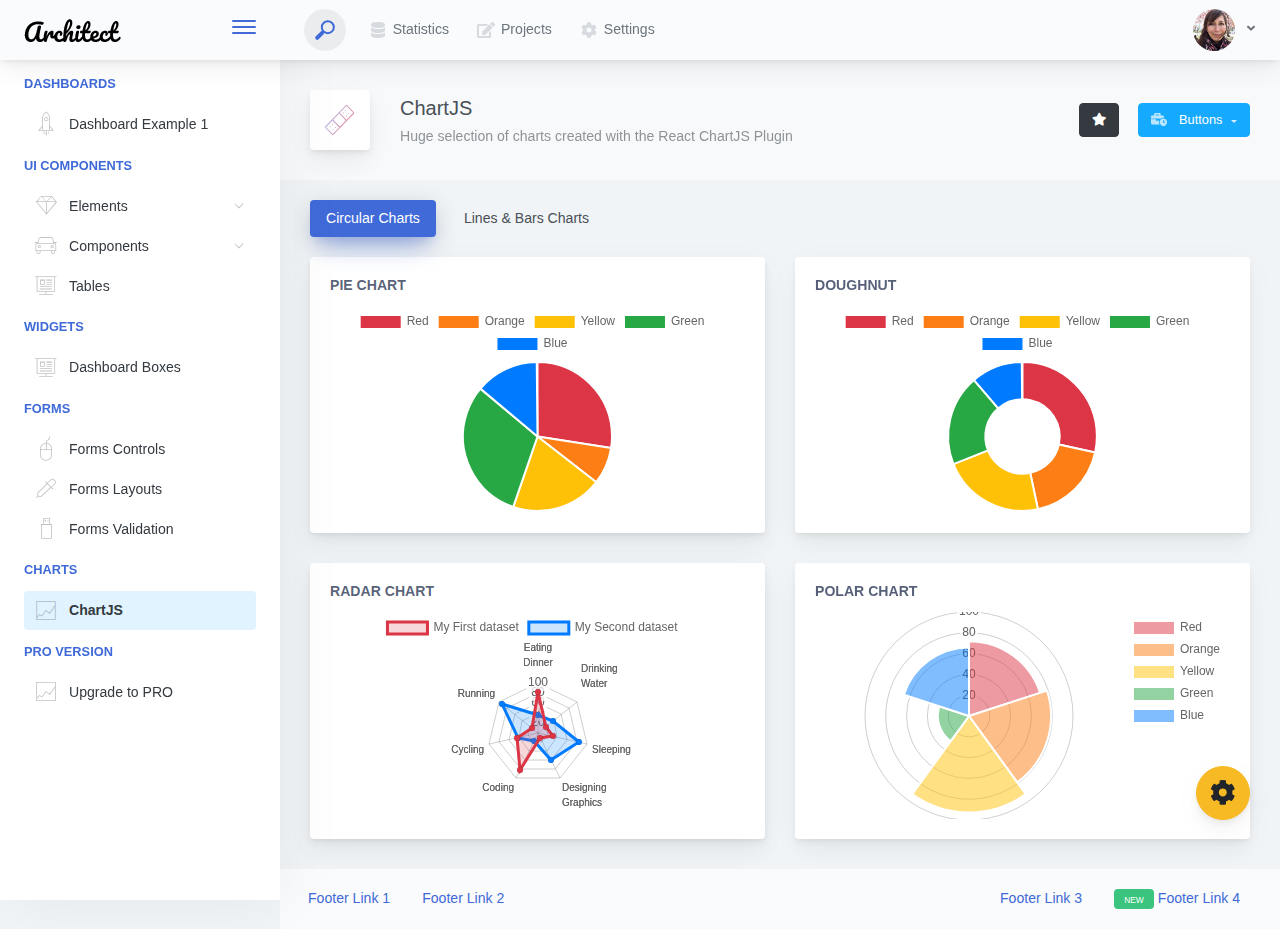
<file: dashboard/charts-chartjs.html>
<!doctype html>
<html lang="en">

<head>
    <meta charset="utf-8">
    <meta http-equiv="X-UA-Compatible" content="IE=edge">
    <meta http-equiv="Content-Language" content="en">
    <meta http-equiv="Content-Type" content="text/html; charset=utf-8"/>
    <title>ChartJS - Huge selection of charts created with the React ChartJS Plugin</title>
    <meta name="viewport" content="width=device-width, initial-scale=1, maximum-scale=1, user-scalable=no, shrink-to-fit=no" />
    <meta name="description" content="Huge selection of charts created with the React ChartJS Plugin">
    <meta name="msapplication-tap-highlight" content="no">
    <!--
    =========================================================
    * ArchitectUI HTML Theme Dashboard - v1.0.0
    =========================================================
    * Product Page: https://dashboardpack.com
    * Copyright 2019 DashboardPack (https://dashboardpack.com)
    * Licensed under MIT (https://github.com/DashboardPack/architectui-html-theme-free/blob/master/LICENSE)
    =========================================================
    * The above copyright notice and this permission notice shall be included in all copies or substantial portions of the Software.
    -->
<link href="./main.css" rel="stylesheet"></head>
<body>
    <div class="app-container app-theme-white body-tabs-shadow fixed-sidebar fixed-header">
        <div class="app-header header-shadow">
            <div class="app-header__logo">
                <div class="logo-src"></div>
                <div class="header__pane ml-auto">
                    <div>
                        <button type="button" class="hamburger close-sidebar-btn hamburger--elastic" data-class="closed-sidebar">
                            <span class="hamburger-box">
                                <span class="hamburger-inner"></span>
                            </span>
                        </button>
                    </div>
                </div>
            </div>
            <div class="app-header__mobile-menu">
                <div>
                    <button type="button" class="hamburger hamburger--elastic mobile-toggle-nav">
                        <span class="hamburger-box">
                            <span class="hamburger-inner"></span>
                        </span>
                    </button>
                </div>
            </div>
            <div class="app-header__menu">
                <span>
                    <button type="button" class="btn-icon btn-icon-only btn btn-primary btn-sm mobile-toggle-header-nav">
                        <span class="btn-icon-wrapper">
                            <i class="fa fa-ellipsis-v fa-w-6"></i>
                        </span>
                    </button>
                </span>
            </div>    <div class="app-header__content">
                <div class="app-header-left">
                    <div class="search-wrapper">
                        <div class="input-holder">
                            <input type="text" class="search-input" placeholder="Type to search">
                            <button class="search-icon"><span></span></button>
                        </div>
                        <button class="close"></button>
                    </div>
                    <ul class="header-menu nav">
                        <li class="nav-item">
                            <a href="javascript:void(0);" class="nav-link">
                                <i class="nav-link-icon fa fa-database"> </i>
                                Statistics
                            </a>
                        </li>
                        <li class="btn-group nav-item">
                            <a href="javascript:void(0);" class="nav-link">
                                <i class="nav-link-icon fa fa-edit"></i>
                                Projects
                            </a>
                        </li>
                        <li class="dropdown nav-item">
                            <a href="javascript:void(0);" class="nav-link">
                                <i class="nav-link-icon fa fa-cog"></i>
                                Settings
                            </a>
                        </li>
                    </ul>        </div>
                <div class="app-header-right">
                    <div class="header-btn-lg pr-0">
                        <div class="widget-content p-0">
                            <div class="widget-content-wrapper">
                                <div class="widget-content-left">
                                    <div class="btn-group">
                                        <a data-toggle="dropdown" aria-haspopup="true" aria-expanded="false" class="p-0 btn">
                                            <img width="42" class="rounded-circle" src="assets/images/avatars/1.jpg" alt="">
                                            <i class="fa fa-angle-down ml-2 opacity-8"></i>
                                        </a>
                                        <div tabindex="-1" role="menu" aria-hidden="true" class="dropdown-menu dropdown-menu-right">
                                            <button type="button" tabindex="0" class="dropdown-item">User Account</button>
                                            <button type="button" tabindex="0" class="dropdown-item">Settings</button>
                                            <h6 tabindex="-1" class="dropdown-header">Header</h6>
                                            <button type="button" tabindex="0" class="dropdown-item">Actions</button>
                                            <div tabindex="-1" class="dropdown-divider"></div>
                                            <button type="button" tabindex="0" class="dropdown-item">Dividers</button>
                                        </div>
                                    </div>
                                </div>
                                <div class="widget-content-left  ml-3 header-user-info">
                                    <div class="widget-heading">
                                        Alina Mclourd
                                    </div>
                                    <div class="widget-subheading">
                                        VP People Manager
                                    </div>
                                </div>
                                <div class="widget-content-right header-user-info ml-3">
                                    <button type="button" class="btn-shadow p-1 btn btn-primary btn-sm show-toastr-example">
                                        <i class="fa text-white fa-calendar pr-1 pl-1"></i>
                                    </button>
                                </div>
                            </div>
                        </div>
                    </div>        </div>
            </div>
        </div>        <div class="ui-theme-settings">
            <button type="button" id="TooltipDemo" class="btn-open-options btn btn-warning">
                <i class="fa fa-cog fa-w-16 fa-spin fa-2x"></i>
            </button>
            <div class="theme-settings__inner">
                <div class="scrollbar-container">
                    <div class="theme-settings__options-wrapper">
                        <h3 class="themeoptions-heading">Layout Options
                        </h3>
                        <div class="p-3">
                            <ul class="list-group">
                                <li class="list-group-item">
                                    <div class="widget-content p-0">
                                        <div class="widget-content-wrapper">
                                            <div class="widget-content-left mr-3">
                                                <div class="switch has-switch switch-container-class" data-class="fixed-header">
                                                    <div class="switch-animate switch-on">
                                                        <input type="checkbox" checked data-toggle="toggle" data-onstyle="success">
                                                    </div>
                                                </div>
                                            </div>
                                            <div class="widget-content-left">
                                                <div class="widget-heading">Fixed Header
                                                </div>
                                                <div class="widget-subheading">Makes the header top fixed, always visible!
                                                </div>
                                            </div>
                                        </div>
                                    </div>
                                </li>
                                <li class="list-group-item">
                                    <div class="widget-content p-0">
                                        <div class="widget-content-wrapper">
                                            <div class="widget-content-left mr-3">
                                                <div class="switch has-switch switch-container-class" data-class="fixed-sidebar">
                                                    <div class="switch-animate switch-on">
                                                        <input type="checkbox" checked data-toggle="toggle" data-onstyle="success">
                                                    </div>
                                                </div>
                                            </div>
                                            <div class="widget-content-left">
                                                <div class="widget-heading">Fixed Sidebar
                                                </div>
                                                <div class="widget-subheading">Makes the sidebar left fixed, always visible!
                                                </div>
                                            </div>
                                        </div>
                                    </div>
                                </li>
                                <li class="list-group-item">
                                    <div class="widget-content p-0">
                                        <div class="widget-content-wrapper">
                                            <div class="widget-content-left mr-3">
                                                <div class="switch has-switch switch-container-class" data-class="fixed-footer">
                                                    <div class="switch-animate switch-off">
                                                        <input type="checkbox" data-toggle="toggle" data-onstyle="success">
                                                    </div>
                                                </div>
                                            </div>
                                            <div class="widget-content-left">
                                                <div class="widget-heading">Fixed Footer
                                                </div>
                                                <div class="widget-subheading">Makes the app footer bottom fixed, always visible!
                                                </div>
                                            </div>
                                        </div>
                                    </div>
                                </li>
                            </ul>
                        </div>
                        <h3 class="themeoptions-heading">
                            <div>
                                Header Options
                            </div>
                            <button type="button" class="btn-pill btn-shadow btn-wide ml-auto btn btn-focus btn-sm switch-header-cs-class" data-class="">
                                Restore Default
                            </button>
                        </h3>
                        <div class="p-3">
                            <ul class="list-group">
                                <li class="list-group-item">
                                    <h5 class="pb-2">Choose Color Scheme
                                    </h5>
                                    <div class="theme-settings-swatches">
                                        <div class="swatch-holder bg-primary switch-header-cs-class" data-class="bg-primary header-text-light">
                                        </div>
                                        <div class="swatch-holder bg-secondary switch-header-cs-class" data-class="bg-secondary header-text-light">
                                        </div>
                                        <div class="swatch-holder bg-success switch-header-cs-class" data-class="bg-success header-text-dark">
                                        </div>
                                        <div class="swatch-holder bg-info switch-header-cs-class" data-class="bg-info header-text-dark">
                                        </div>
                                        <div class="swatch-holder bg-warning switch-header-cs-class" data-class="bg-warning header-text-dark">
                                        </div>
                                        <div class="swatch-holder bg-danger switch-header-cs-class" data-class="bg-danger header-text-light">
                                        </div>
                                        <div class="swatch-holder bg-light switch-header-cs-class" data-class="bg-light header-text-dark">
                                        </div>
                                        <div class="swatch-holder bg-dark switch-header-cs-class" data-class="bg-dark header-text-light">
                                        </div>
                                        <div class="swatch-holder bg-focus switch-header-cs-class" data-class="bg-focus header-text-light">
                                        </div>
                                        <div class="swatch-holder bg-alternate switch-header-cs-class" data-class="bg-alternate header-text-light">
                                        </div>
                                        <div class="divider">
                                        </div>
                                        <div class="swatch-holder bg-vicious-stance switch-header-cs-class" data-class="bg-vicious-stance header-text-light">
                                        </div>
                                        <div class="swatch-holder bg-midnight-bloom switch-header-cs-class" data-class="bg-midnight-bloom header-text-light">
                                        </div>
                                        <div class="swatch-holder bg-night-sky switch-header-cs-class" data-class="bg-night-sky header-text-light">
                                        </div>
                                        <div class="swatch-holder bg-slick-carbon switch-header-cs-class" data-class="bg-slick-carbon header-text-light">
                                        </div>
                                        <div class="swatch-holder bg-asteroid switch-header-cs-class" data-class="bg-asteroid header-text-light">
                                        </div>
                                        <div class="swatch-holder bg-royal switch-header-cs-class" data-class="bg-royal header-text-light">
                                        </div>
                                        <div class="swatch-holder bg-warm-flame switch-header-cs-class" data-class="bg-warm-flame header-text-dark">
                                        </div>
                                        <div class="swatch-holder bg-night-fade switch-header-cs-class" data-class="bg-night-fade header-text-dark">
                                        </div>
                                        <div class="swatch-holder bg-sunny-morning switch-header-cs-class" data-class="bg-sunny-morning header-text-dark">
                                        </div>
                                        <div class="swatch-holder bg-tempting-azure switch-header-cs-class" data-class="bg-tempting-azure header-text-dark">
                                        </div>
                                        <div class="swatch-holder bg-amy-crisp switch-header-cs-class" data-class="bg-amy-crisp header-text-dark">
                                        </div>
                                        <div class="swatch-holder bg-heavy-rain switch-header-cs-class" data-class="bg-heavy-rain header-text-dark">
                                        </div>
                                        <div class="swatch-holder bg-mean-fruit switch-header-cs-class" data-class="bg-mean-fruit header-text-dark">
                                        </div>
                                        <div class="swatch-holder bg-malibu-beach switch-header-cs-class" data-class="bg-malibu-beach header-text-light">
                                        </div>
                                        <div class="swatch-holder bg-deep-blue switch-header-cs-class" data-class="bg-deep-blue header-text-dark">
                                        </div>
                                        <div class="swatch-holder bg-ripe-malin switch-header-cs-class" data-class="bg-ripe-malin header-text-light">
                                        </div>
                                        <div class="swatch-holder bg-arielle-smile switch-header-cs-class" data-class="bg-arielle-smile header-text-light">
                                        </div>
                                        <div class="swatch-holder bg-plum-plate switch-header-cs-class" data-class="bg-plum-plate header-text-light">
                                        </div>
                                        <div class="swatch-holder bg-happy-fisher switch-header-cs-class" data-class="bg-happy-fisher header-text-dark">
                                        </div>
                                        <div class="swatch-holder bg-happy-itmeo switch-header-cs-class" data-class="bg-happy-itmeo header-text-light">
                                        </div>
                                        <div class="swatch-holder bg-mixed-hopes switch-header-cs-class" data-class="bg-mixed-hopes header-text-light">
                                        </div>
                                        <div class="swatch-holder bg-strong-bliss switch-header-cs-class" data-class="bg-strong-bliss header-text-light">
                                        </div>
                                        <div class="swatch-holder bg-grow-early switch-header-cs-class" data-class="bg-grow-early header-text-light">
                                        </div>
                                        <div class="swatch-holder bg-love-kiss switch-header-cs-class" data-class="bg-love-kiss header-text-light">
                                        </div>
                                        <div class="swatch-holder bg-premium-dark switch-header-cs-class" data-class="bg-premium-dark header-text-light">
                                        </div>
                                        <div class="swatch-holder bg-happy-green switch-header-cs-class" data-class="bg-happy-green header-text-light">
                                        </div>
                                    </div>
                                </li>
                            </ul>
                        </div>
                        <h3 class="themeoptions-heading">
                            <div>Sidebar Options</div>
                            <button type="button" class="btn-pill btn-shadow btn-wide ml-auto btn btn-focus btn-sm switch-sidebar-cs-class" data-class="">
                                Restore Default
                            </button>
                        </h3>
                        <div class="p-3">
                            <ul class="list-group">
                                <li class="list-group-item">
                                    <h5 class="pb-2">Choose Color Scheme
                                    </h5>
                                    <div class="theme-settings-swatches">
                                        <div class="swatch-holder bg-primary switch-sidebar-cs-class" data-class="bg-primary sidebar-text-light">
                                        </div>
                                        <div class="swatch-holder bg-secondary switch-sidebar-cs-class" data-class="bg-secondary sidebar-text-light">
                                        </div>
                                        <div class="swatch-holder bg-success switch-sidebar-cs-class" data-class="bg-success sidebar-text-dark">
                                        </div>
                                        <div class="swatch-holder bg-info switch-sidebar-cs-class" data-class="bg-info sidebar-text-dark">
                                        </div>
                                        <div class="swatch-holder bg-warning switch-sidebar-cs-class" data-class="bg-warning sidebar-text-dark">
                                        </div>
                                        <div class="swatch-holder bg-danger switch-sidebar-cs-class" data-class="bg-danger sidebar-text-light">
                                        </div>
                                        <div class="swatch-holder bg-light switch-sidebar-cs-class" data-class="bg-light sidebar-text-dark">
                                        </div>
                                        <div class="swatch-holder bg-dark switch-sidebar-cs-class" data-class="bg-dark sidebar-text-light">
                                        </div>
                                        <div class="swatch-holder bg-focus switch-sidebar-cs-class" data-class="bg-focus sidebar-text-light">
                                        </div>
                                        <div class="swatch-holder bg-alternate switch-sidebar-cs-class" data-class="bg-alternate sidebar-text-light">
                                        </div>
                                        <div class="divider">
                                        </div>
                                        <div class="swatch-holder bg-vicious-stance switch-sidebar-cs-class" data-class="bg-vicious-stance sidebar-text-light">
                                        </div>
                                        <div class="swatch-holder bg-midnight-bloom switch-sidebar-cs-class" data-class="bg-midnight-bloom sidebar-text-light">
                                        </div>
                                        <div class="swatch-holder bg-night-sky switch-sidebar-cs-class" data-class="bg-night-sky sidebar-text-light">
                                        </div>
                                        <div class="swatch-holder bg-slick-carbon switch-sidebar-cs-class" data-class="bg-slick-carbon sidebar-text-light">
                                        </div>
                                        <div class="swatch-holder bg-asteroid switch-sidebar-cs-class" data-class="bg-asteroid sidebar-text-light">
                                        </div>
                                        <div class="swatch-holder bg-royal switch-sidebar-cs-class" data-class="bg-royal sidebar-text-light">
                                        </div>
                                        <div class="swatch-holder bg-warm-flame switch-sidebar-cs-class" data-class="bg-warm-flame sidebar-text-dark">
                                        </div>
                                        <div class="swatch-holder bg-night-fade switch-sidebar-cs-class" data-class="bg-night-fade sidebar-text-dark">
                                        </div>
                                        <div class="swatch-holder bg-sunny-morning switch-sidebar-cs-class" data-class="bg-sunny-morning sidebar-text-dark">
                                        </div>
                                        <div class="swatch-holder bg-tempting-azure switch-sidebar-cs-class" data-class="bg-tempting-azure sidebar-text-dark">
                                        </div>
                                        <div class="swatch-holder bg-amy-crisp switch-sidebar-cs-class" data-class="bg-amy-crisp sidebar-text-dark">
                                        </div>
                                        <div class="swatch-holder bg-heavy-rain switch-sidebar-cs-class" data-class="bg-heavy-rain sidebar-text-dark">
                                        </div>
                                        <div class="swatch-holder bg-mean-fruit switch-sidebar-cs-class" data-class="bg-mean-fruit sidebar-text-dark">
                                        </div>
                                        <div class="swatch-holder bg-malibu-beach switch-sidebar-cs-class" data-class="bg-malibu-beach sidebar-text-light">
                                        </div>
                                        <div class="swatch-holder bg-deep-blue switch-sidebar-cs-class" data-class="bg-deep-blue sidebar-text-dark">
                                        </div>
                                        <div class="swatch-holder bg-ripe-malin switch-sidebar-cs-class" data-class="bg-ripe-malin sidebar-text-light">
                                        </div>
                                        <div class="swatch-holder bg-arielle-smile switch-sidebar-cs-class" data-class="bg-arielle-smile sidebar-text-light">
                                        </div>
                                        <div class="swatch-holder bg-plum-plate switch-sidebar-cs-class" data-class="bg-plum-plate sidebar-text-light">
                                        </div>
                                        <div class="swatch-holder bg-happy-fisher switch-sidebar-cs-class" data-class="bg-happy-fisher sidebar-text-dark">
                                        </div>
                                        <div class="swatch-holder bg-happy-itmeo switch-sidebar-cs-class" data-class="bg-happy-itmeo sidebar-text-light">
                                        </div>
                                        <div class="swatch-holder bg-mixed-hopes switch-sidebar-cs-class" data-class="bg-mixed-hopes sidebar-text-light">
                                        </div>
                                        <div class="swatch-holder bg-strong-bliss switch-sidebar-cs-class" data-class="bg-strong-bliss sidebar-text-light">
                                        </div>
                                        <div class="swatch-holder bg-grow-early switch-sidebar-cs-class" data-class="bg-grow-early sidebar-text-light">
                                        </div>
                                        <div class="swatch-holder bg-love-kiss switch-sidebar-cs-class" data-class="bg-love-kiss sidebar-text-light">
                                        </div>
                                        <div class="swatch-holder bg-premium-dark switch-sidebar-cs-class" data-class="bg-premium-dark sidebar-text-light">
                                        </div>
                                        <div class="swatch-holder bg-happy-green switch-sidebar-cs-class" data-class="bg-happy-green sidebar-text-light">
                                        </div>
                                    </div>
                                </li>
                            </ul>
                        </div>
                        <h3 class="themeoptions-heading">
                            <div>Main Content Options</div>
                            <button type="button" class="btn-pill btn-shadow btn-wide ml-auto active btn btn-focus btn-sm">Restore Default
                            </button>
                        </h3>
                        <div class="p-3">
                            <ul class="list-group">
                                <li class="list-group-item">
                                    <h5 class="pb-2">Page Section Tabs
                                    </h5>
                                    <div class="theme-settings-swatches">
                                        <div role="group" class="mt-2 btn-group">
                                            <button type="button" class="btn-wide btn-shadow btn-primary btn btn-secondary switch-theme-class" data-class="body-tabs-line">
                                                Line
                                            </button>
                                            <button type="button" class="btn-wide btn-shadow btn-primary active btn btn-secondary switch-theme-class" data-class="body-tabs-shadow">
                                                Shadow
                                            </button>
                                        </div>
                                    </div>
                                </li>
                            </ul>
                        </div>
                    </div>
                </div>
            </div>
        </div>        <div class="app-main">
                <div class="app-sidebar sidebar-shadow">
                    <div class="app-header__logo">
                        <div class="logo-src"></div>
                        <div class="header__pane ml-auto">
                            <div>
                                <button type="button" class="hamburger close-sidebar-btn hamburger--elastic" data-class="closed-sidebar">
                                    <span class="hamburger-box">
                                        <span class="hamburger-inner"></span>
                                    </span>
                                </button>
                            </div>
                        </div>
                    </div>
                    <div class="app-header__mobile-menu">
                        <div>
                            <button type="button" class="hamburger hamburger--elastic mobile-toggle-nav">
                                <span class="hamburger-box">
                                    <span class="hamburger-inner"></span>
                                </span>
                            </button>
                        </div>
                    </div>
                    <div class="app-header__menu">
                        <span>
                            <button type="button" class="btn-icon btn-icon-only btn btn-primary btn-sm mobile-toggle-header-nav">
                                <span class="btn-icon-wrapper">
                                    <i class="fa fa-ellipsis-v fa-w-6"></i>
                                </span>
                            </button>
                        </span>
                    </div>    <div class="scrollbar-sidebar">
                        <div class="app-sidebar__inner">
                            <ul class="vertical-nav-menu">
                                <li class="app-sidebar__heading">Dashboards</li>
                                <li>
                                    <a href="index.html">
                                        <i class="metismenu-icon pe-7s-rocket"></i>
                                        Dashboard Example 1
                                    </a>
                                </li>
                                <li class="app-sidebar__heading">UI Components</li>
                                <li
                                    
                                    
                                    
                                    
                                    
                                    
                                    
                                    
                                >
                                    <a href="#">
                                        <i class="metismenu-icon pe-7s-diamond"></i>
                                        Elements
                                        <i class="metismenu-state-icon pe-7s-angle-down caret-left"></i>
                                    </a>
                                    <ul
                                        
                                        
                                        
                                        
                                        
                                        
                                        
                                        
                                    >
                                        <li>
                                            <a href="elements-buttons-standard.html">
                                                <i class="metismenu-icon"></i>
                                                Buttons
                                            </a>
                                        </li>
                                        <li>
                                            <a href="elements-dropdowns.html">
                                                <i class="metismenu-icon">
                                                </i>Dropdowns
                                            </a>
                                        </li>
                                        <li>
                                            <a href="elements-icons.html">
                                                <i class="metismenu-icon">
                                                </i>Icons
                                            </a>
                                        </li>
                                        <li>
                                            <a href="elements-badges-labels.html">
                                                <i class="metismenu-icon">
                                                </i>Badges
                                            </a>
                                        </li>
                                        <li>
                                            <a href="elements-cards.html">
                                                <i class="metismenu-icon">
                                                </i>Cards
                                            </a>
                                        </li>
                                        <li>
                                            <a href="elements-list-group.html">
                                                <i class="metismenu-icon">
                                                </i>List Groups
                                            </a>
                                        </li>
                                        <li>
                                            <a href="elements-navigation.html">
                                                <i class="metismenu-icon">
                                                </i>Navigation Menus
                                            </a>
                                        </li>
                                        <li>
                                            <a href="elements-utilities.html">
                                                <i class="metismenu-icon">
                                                </i>Utilities
                                            </a>
                                        </li>
                                    </ul>
                                </li>
                                <li
                                    
                                    
                                    
                                    
                                    
                                    
                                    
                                    
                                    
                                    
                                    
                                >
                                    <a href="#">
                                        <i class="metismenu-icon pe-7s-car"></i>
                                        Components
                                        <i class="metismenu-state-icon pe-7s-angle-down caret-left"></i>
                                    </a>
                                    <ul
                                        
                                        
                                        
                                        
                                        
                                        
                                        
                                        
                                        
                                        
                                        
                                    >
                                        <li>
                                            <a href="components-tabs.html">
                                                <i class="metismenu-icon">
                                                </i>Tabs
                                            </a>
                                        </li>
                                        <li>
                                            <a href="components-accordions.html">
                                                <i class="metismenu-icon">
                                                </i>Accordions
                                            </a>
                                        </li>
                                        <li>
                                            <a href="components-notifications.html">
                                                <i class="metismenu-icon">
                                                </i>Notifications
                                            </a>
                                        </li>
                                        <li>
                                            <a href="components-modals.html">
                                                <i class="metismenu-icon">
                                                </i>Modals
                                            </a>
                                        </li>
                                        <li>
                                            <a href="components-progress-bar.html">
                                                <i class="metismenu-icon">
                                                </i>Progress Bar
                                            </a>
                                        </li>
                                        <li>
                                            <a href="components-tooltips-popovers.html">
                                                <i class="metismenu-icon">
                                                </i>Tooltips &amp; Popovers
                                            </a>
                                        </li>
                                        <li>
                                            <a href="components-carousel.html">
                                                <i class="metismenu-icon">
                                                </i>Carousel
                                            </a>
                                        </li>
                                        <li>
                                            <a href="components-calendar.html">
                                                <i class="metismenu-icon">
                                                </i>Calendar
                                            </a>
                                        </li>
                                        <li>
                                            <a href="components-pagination.html">
                                                <i class="metismenu-icon">
                                                </i>Pagination
                                            </a>
                                        </li>
                                        <li>
                                            <a href="components-scrollable-elements.html">
                                                <i class="metismenu-icon">
                                                </i>Scrollable
                                            </a>
                                        </li>
                                        <li>
                                            <a href="components-maps.html">
                                                <i class="metismenu-icon">
                                                </i>Maps
                                            </a>
                                        </li>
                                    </ul>
                                </li>
                                <li  >
                                    <a href="tables-regular.html">
                                        <i class="metismenu-icon pe-7s-display2"></i>
                                        Tables
                                    </a>
                                </li>
                                <li class="app-sidebar__heading">Widgets</li>
                                <li>
                                    <a href="dashboard-boxes.html">
                                        <i class="metismenu-icon pe-7s-display2"></i>
                                        Dashboard Boxes
                                    </a>
                                </li>
                                <li class="app-sidebar__heading">Forms</li>
                                <li>
                                    <a href="forms-controls.html">
                                        <i class="metismenu-icon pe-7s-mouse">
                                        </i>Forms Controls
                                    </a>
                                </li>
                                <li>
                                    <a href="forms-layouts.html">
                                        <i class="metismenu-icon pe-7s-eyedropper">
                                        </i>Forms Layouts
                                    </a>
                                </li>
                                <li>
                                    <a href="forms-validation.html">
                                        <i class="metismenu-icon pe-7s-pendrive">
                                        </i>Forms Validation
                                    </a>
                                </li>
                                <li class="app-sidebar__heading">Charts</li>
                                <li>
                                    <a href="charts-chartjs.html" class="mm-active">
                                        <i class="metismenu-icon pe-7s-graph2">
                                        </i>ChartJS
                                    </a>
                                </li>
                                <li class="app-sidebar__heading">PRO Version</li>
                                <li>
                                    <a href="https://dashboardpack.com/theme-details/architectui-dashboard-html-pro/" target="_blank">
                                        <i class="metismenu-icon pe-7s-graph2">
                                        </i>
                                        Upgrade to PRO
                                    </a>
                                </li>
                            </ul>
                        </div>
                    </div>
                </div>    <div class="app-main__outer">
                    <div class="app-main__inner">
                        <div class="app-page-title">
                            <div class="page-title-wrapper">
                                <div class="page-title-heading">
                                    <div class="page-title-icon">
                                        <i class="pe-7s-bandaid icon-gradient bg-amy-crisp">
                                        </i>
                                    </div>
                                    <div>ChartJS
                                        <div class="page-title-subheading">Huge selection of charts created with the React ChartJS Plugin
                                        </div>
                                    </div>
                                </div>
                                <div class="page-title-actions">
                                    <button type="button" data-toggle="tooltip" title="Example Tooltip" data-placement="bottom" class="btn-shadow mr-3 btn btn-dark">
                                        <i class="fa fa-star"></i>
                                    </button>
                                    <div class="d-inline-block dropdown">
                                        <button type="button" data-toggle="dropdown" aria-haspopup="true" aria-expanded="false" class="btn-shadow dropdown-toggle btn btn-info">
                                            <span class="btn-icon-wrapper pr-2 opacity-7">
                                                <i class="fa fa-business-time fa-w-20"></i>
                                            </span>
                                            Buttons
                                        </button>
                                        <div tabindex="-1" role="menu" aria-hidden="true" class="dropdown-menu dropdown-menu-right">
                                            <ul class="nav flex-column">
                                                <li class="nav-item">
                                                    <a href="javascript:void(0);" class="nav-link">
                                                        <i class="nav-link-icon lnr-inbox"></i>
                                                        <span>
                                                            Inbox
                                                        </span>
                                                        <div class="ml-auto badge badge-pill badge-secondary">86</div>
                                                    </a>
                                                </li>
                                                <li class="nav-item">
                                                    <a href="javascript:void(0);" class="nav-link">
                                                        <i class="nav-link-icon lnr-book"></i>
                                                        <span>
                                                            Book
                                                        </span>
                                                        <div class="ml-auto badge badge-pill badge-danger">5</div>
                                                    </a>
                                                </li>
                                                <li class="nav-item">
                                                    <a href="javascript:void(0);" class="nav-link">
                                                        <i class="nav-link-icon lnr-picture"></i>
                                                        <span>
                                                            Picture
                                                        </span>
                                                    </a>
                                                </li>
                                                <li class="nav-item">
                                                    <a disabled href="javascript:void(0);" class="nav-link disabled">
                                                        <i class="nav-link-icon lnr-file-empty"></i>
                                                        <span>
                                                            File Disabled
                                                        </span>
                                                    </a>
                                                </li>
                                            </ul>
                                        </div>
                                    </div>
                                </div>    </div>
                        </div>            <ul class="body-tabs body-tabs-layout tabs-animated body-tabs-animated nav">
                            <li class="nav-item">
                                <a role="tab" class="nav-link active" id="tab-0" data-toggle="tab" href="#tab-content-0">
                                    <span>Circular Charts</span>
                                </a>
                            </li>
                            <li class="nav-item">
                                <a role="tab" class="nav-link" id="tab-1" data-toggle="tab" href="#tab-content-1">
                                    <span>Lines & Bars Charts</span>
                                </a>
                            </li>
                        </ul>
                        <div class="tab-content">
                            <div class="tab-pane tabs-animation fade show active" id="tab-content-0" role="tabpanel">
                                <div class="row">
                                    <div class="col-md-6">
                                        <div class="main-card mb-3 card">
                                            <div class="card-body">
                                                <h5 class="card-title">Pie Chart</h5>
                                                <canvas id="chart-area"></canvas>
                                            </div>
                                        </div>
                                        <div class="main-card mb-3 card">
                                            <div class="card-body">
                                                <h5 class="card-title">Radar Chart</h5>
                                                <canvas id="radar-chart"></canvas>
                                            </div>
                                        </div>
                                    </div>
                                    <div class="col-md-6">
                                        <div class="main-card mb-3 card">
                                            <div class="card-body">
                                                <h5 class="card-title">Doughnut</h5>
                                                <canvas id="doughnut-chart"></canvas>
                                            </div>
                                        </div>
                                        <div class="main-card mb-3 card">
                                            <div class="card-body">
                                                <h5 class="card-title">Polar Chart</h5>
                                                <canvas id="polar-chart"></canvas>
                                            </div>
                                        </div>
                                    </div>
                                </div>
            
                            </div>
                            <div class="tab-pane tabs-animation fade" id="tab-content-1" role="tabpanel">
                                <div class="row">
                                    <div class="col-md-6">
                                        <div class="main-card mb-3 card">
                                            <div class="card-body">
                                                <h5 class="card-title">Vertical Bars</h5>
                                                <canvas id="canvas"></canvas>
                                            </div>
                                        </div>
                                        <div class="main-card mb-3 card">
                                            <div class="card-body">
                                                <h5 class="card-title">Horizontal Bars</h5>
                                                <canvas id="chart-horiz-bar"></canvas>
                                            </div>
                                        </div>
                                    </div>
                                    <div class="col-md-6">
                                        <div class="main-card mb-3 card">
                                            <div class="card-body">
                                                <h5 class="card-title">Line Chart</h5>
                                                <div style="height: 400px">
                                                    <canvas id="line-chart"></canvas>
                                                </div>
                                            </div>
                                        </div>
                                        <div class="main-card mb-3 card">
                                            <div class="card-body">
                                                <h5 class="card-title">Stacked Bars</h5>
                                                <canvas id="stacked-bars-chart"></canvas>
                                            </div>
                                        </div>
                                    </div>
                                </div>
                            </div>
                        </div>
            
                    </div>
                    <div class="app-wrapper-footer">
                        <div class="app-footer">
                            <div class="app-footer__inner">
                                <div class="app-footer-left">
                                    <ul class="nav">
                                        <li class="nav-item">
                                            <a href="javascript:void(0);" class="nav-link">
                                                Footer Link 1
                                            </a>
                                        </li>
                                        <li class="nav-item">
                                            <a href="javascript:void(0);" class="nav-link">
                                                Footer Link 2
                                            </a>
                                        </li>
                                    </ul>
                                </div>
                                <div class="app-footer-right">
                                    <ul class="nav">
                                        <li class="nav-item">
                                            <a href="javascript:void(0);" class="nav-link">
                                                Footer Link 3
                                            </a>
                                        </li>
                                        <li class="nav-item">
                                            <a href="javascript:void(0);" class="nav-link">
                                                <div class="badge badge-success mr-1 ml-0">
                                                    <small>NEW</small>
                                                </div>
                                                Footer Link 4
                                            </a>
                                        </li>
                                    </ul>
                                </div>
                            </div>
                        </div>
                    </div>    </div>
        </div>
    </div>
<script type="text/javascript" src="./assets/scripts/main.js"></script></body>
</html>
</file>
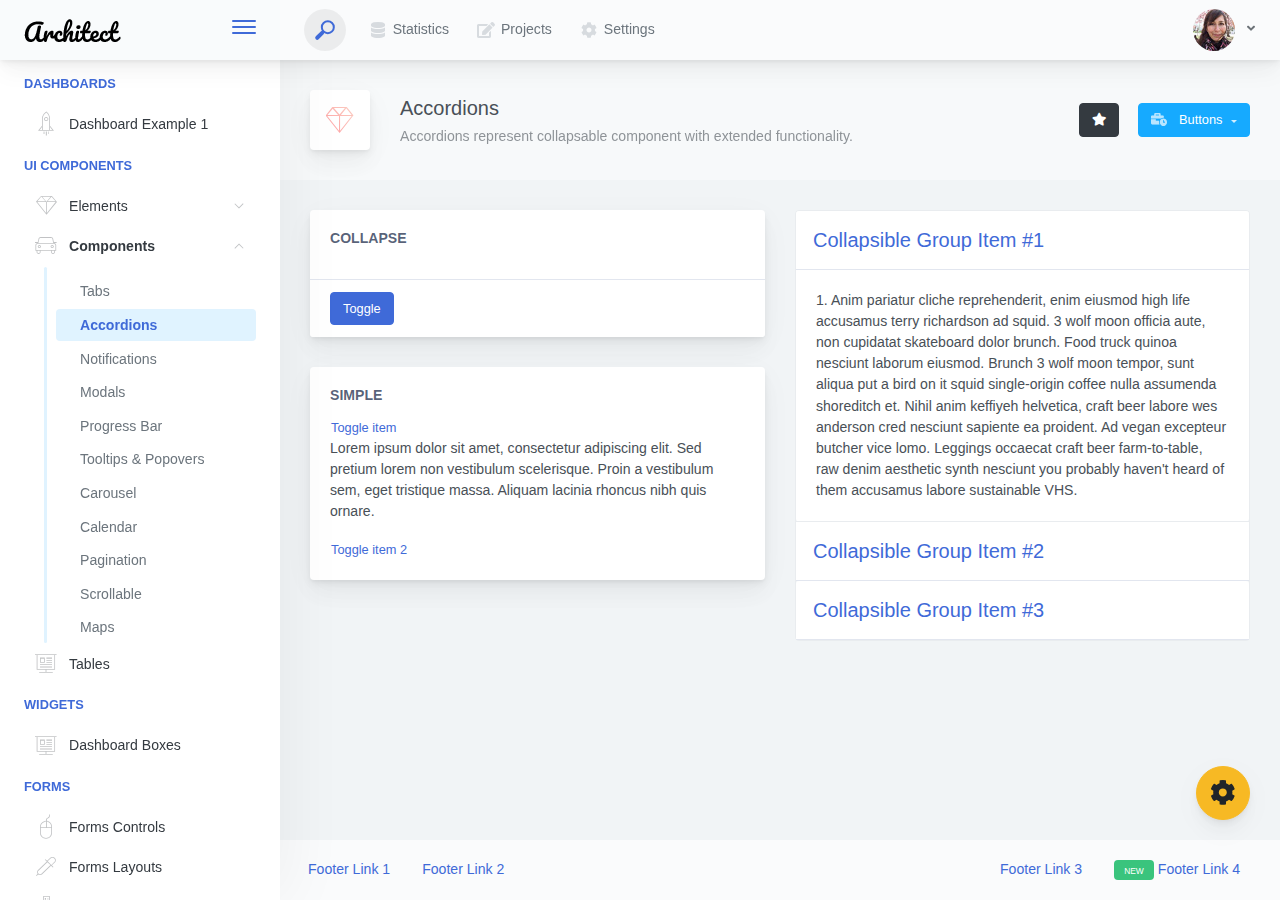
<file: dashboard/components-accordions.html>
<!doctype html>
<html lang="en">

<head>
    <meta charset="utf-8">
    <meta http-equiv="X-UA-Compatible" content="IE=edge">
    <meta http-equiv="Content-Language" content="en">
    <meta http-equiv="Content-Type" content="text/html; charset=utf-8"/>
    <title>Accordions - Accordions represent collapsable component with extended functionality.</title>
    <meta name="viewport" content="width=device-width, initial-scale=1, maximum-scale=1, user-scalable=no, shrink-to-fit=no" />
    <meta name="description" content="Accordions represent collapsable component with extended functionality.">
    <meta name="msapplication-tap-highlight" content="no">
    <!--
    =========================================================
    * ArchitectUI HTML Theme Dashboard - v1.0.0
    =========================================================
    * Product Page: https://dashboardpack.com
    * Copyright 2019 DashboardPack (https://dashboardpack.com)
    * Licensed under MIT (https://github.com/DashboardPack/architectui-html-theme-free/blob/master/LICENSE)
    =========================================================
    * The above copyright notice and this permission notice shall be included in all copies or substantial portions of the Software.
    -->
<link href="./main.css" rel="stylesheet"></head>
<body>
    <div class="app-container app-theme-white body-tabs-shadow fixed-sidebar fixed-header">
        <div class="app-header header-shadow">
            <div class="app-header__logo">
                <div class="logo-src"></div>
                <div class="header__pane ml-auto">
                    <div>
                        <button type="button" class="hamburger close-sidebar-btn hamburger--elastic" data-class="closed-sidebar">
                            <span class="hamburger-box">
                                <span class="hamburger-inner"></span>
                            </span>
                        </button>
                    </div>
                </div>
            </div>
            <div class="app-header__mobile-menu">
                <div>
                    <button type="button" class="hamburger hamburger--elastic mobile-toggle-nav">
                        <span class="hamburger-box">
                            <span class="hamburger-inner"></span>
                        </span>
                    </button>
                </div>
            </div>
            <div class="app-header__menu">
                <span>
                    <button type="button" class="btn-icon btn-icon-only btn btn-primary btn-sm mobile-toggle-header-nav">
                        <span class="btn-icon-wrapper">
                            <i class="fa fa-ellipsis-v fa-w-6"></i>
                        </span>
                    </button>
                </span>
            </div>    <div class="app-header__content">
                <div class="app-header-left">
                    <div class="search-wrapper">
                        <div class="input-holder">
                            <input type="text" class="search-input" placeholder="Type to search">
                            <button class="search-icon"><span></span></button>
                        </div>
                        <button class="close"></button>
                    </div>
                    <ul class="header-menu nav">
                        <li class="nav-item">
                            <a href="javascript:void(0);" class="nav-link">
                                <i class="nav-link-icon fa fa-database"> </i>
                                Statistics
                            </a>
                        </li>
                        <li class="btn-group nav-item">
                            <a href="javascript:void(0);" class="nav-link">
                                <i class="nav-link-icon fa fa-edit"></i>
                                Projects
                            </a>
                        </li>
                        <li class="dropdown nav-item">
                            <a href="javascript:void(0);" class="nav-link">
                                <i class="nav-link-icon fa fa-cog"></i>
                                Settings
                            </a>
                        </li>
                    </ul>        </div>
                <div class="app-header-right">
                    <div class="header-btn-lg pr-0">
                        <div class="widget-content p-0">
                            <div class="widget-content-wrapper">
                                <div class="widget-content-left">
                                    <div class="btn-group">
                                        <a data-toggle="dropdown" aria-haspopup="true" aria-expanded="false" class="p-0 btn">
                                            <img width="42" class="rounded-circle" src="assets/images/avatars/1.jpg" alt="">
                                            <i class="fa fa-angle-down ml-2 opacity-8"></i>
                                        </a>
                                        <div tabindex="-1" role="menu" aria-hidden="true" class="dropdown-menu dropdown-menu-right">
                                            <button type="button" tabindex="0" class="dropdown-item">User Account</button>
                                            <button type="button" tabindex="0" class="dropdown-item">Settings</button>
                                            <h6 tabindex="-1" class="dropdown-header">Header</h6>
                                            <button type="button" tabindex="0" class="dropdown-item">Actions</button>
                                            <div tabindex="-1" class="dropdown-divider"></div>
                                            <button type="button" tabindex="0" class="dropdown-item">Dividers</button>
                                        </div>
                                    </div>
                                </div>
                                <div class="widget-content-left  ml-3 header-user-info">
                                    <div class="widget-heading">
                                        Alina Mclourd
                                    </div>
                                    <div class="widget-subheading">
                                        VP People Manager
                                    </div>
                                </div>
                                <div class="widget-content-right header-user-info ml-3">
                                    <button type="button" class="btn-shadow p-1 btn btn-primary btn-sm show-toastr-example">
                                        <i class="fa text-white fa-calendar pr-1 pl-1"></i>
                                    </button>
                                </div>
                            </div>
                        </div>
                    </div>        </div>
            </div>
        </div>        <div class="ui-theme-settings">
            <button type="button" id="TooltipDemo" class="btn-open-options btn btn-warning">
                <i class="fa fa-cog fa-w-16 fa-spin fa-2x"></i>
            </button>
            <div class="theme-settings__inner">
                <div class="scrollbar-container">
                    <div class="theme-settings__options-wrapper">
                        <h3 class="themeoptions-heading">Layout Options
                        </h3>
                        <div class="p-3">
                            <ul class="list-group">
                                <li class="list-group-item">
                                    <div class="widget-content p-0">
                                        <div class="widget-content-wrapper">
                                            <div class="widget-content-left mr-3">
                                                <div class="switch has-switch switch-container-class" data-class="fixed-header">
                                                    <div class="switch-animate switch-on">
                                                        <input type="checkbox" checked data-toggle="toggle" data-onstyle="success">
                                                    </div>
                                                </div>
                                            </div>
                                            <div class="widget-content-left">
                                                <div class="widget-heading">Fixed Header
                                                </div>
                                                <div class="widget-subheading">Makes the header top fixed, always visible!
                                                </div>
                                            </div>
                                        </div>
                                    </div>
                                </li>
                                <li class="list-group-item">
                                    <div class="widget-content p-0">
                                        <div class="widget-content-wrapper">
                                            <div class="widget-content-left mr-3">
                                                <div class="switch has-switch switch-container-class" data-class="fixed-sidebar">
                                                    <div class="switch-animate switch-on">
                                                        <input type="checkbox" checked data-toggle="toggle" data-onstyle="success">
                                                    </div>
                                                </div>
                                            </div>
                                            <div class="widget-content-left">
                                                <div class="widget-heading">Fixed Sidebar
                                                </div>
                                                <div class="widget-subheading">Makes the sidebar left fixed, always visible!
                                                </div>
                                            </div>
                                        </div>
                                    </div>
                                </li>
                                <li class="list-group-item">
                                    <div class="widget-content p-0">
                                        <div class="widget-content-wrapper">
                                            <div class="widget-content-left mr-3">
                                                <div class="switch has-switch switch-container-class" data-class="fixed-footer">
                                                    <div class="switch-animate switch-off">
                                                        <input type="checkbox" data-toggle="toggle" data-onstyle="success">
                                                    </div>
                                                </div>
                                            </div>
                                            <div class="widget-content-left">
                                                <div class="widget-heading">Fixed Footer
                                                </div>
                                                <div class="widget-subheading">Makes the app footer bottom fixed, always visible!
                                                </div>
                                            </div>
                                        </div>
                                    </div>
                                </li>
                            </ul>
                        </div>
                        <h3 class="themeoptions-heading">
                            <div>
                                Header Options
                            </div>
                            <button type="button" class="btn-pill btn-shadow btn-wide ml-auto btn btn-focus btn-sm switch-header-cs-class" data-class="">
                                Restore Default
                            </button>
                        </h3>
                        <div class="p-3">
                            <ul class="list-group">
                                <li class="list-group-item">
                                    <h5 class="pb-2">Choose Color Scheme
                                    </h5>
                                    <div class="theme-settings-swatches">
                                        <div class="swatch-holder bg-primary switch-header-cs-class" data-class="bg-primary header-text-light">
                                        </div>
                                        <div class="swatch-holder bg-secondary switch-header-cs-class" data-class="bg-secondary header-text-light">
                                        </div>
                                        <div class="swatch-holder bg-success switch-header-cs-class" data-class="bg-success header-text-dark">
                                        </div>
                                        <div class="swatch-holder bg-info switch-header-cs-class" data-class="bg-info header-text-dark">
                                        </div>
                                        <div class="swatch-holder bg-warning switch-header-cs-class" data-class="bg-warning header-text-dark">
                                        </div>
                                        <div class="swatch-holder bg-danger switch-header-cs-class" data-class="bg-danger header-text-light">
                                        </div>
                                        <div class="swatch-holder bg-light switch-header-cs-class" data-class="bg-light header-text-dark">
                                        </div>
                                        <div class="swatch-holder bg-dark switch-header-cs-class" data-class="bg-dark header-text-light">
                                        </div>
                                        <div class="swatch-holder bg-focus switch-header-cs-class" data-class="bg-focus header-text-light">
                                        </div>
                                        <div class="swatch-holder bg-alternate switch-header-cs-class" data-class="bg-alternate header-text-light">
                                        </div>
                                        <div class="divider">
                                        </div>
                                        <div class="swatch-holder bg-vicious-stance switch-header-cs-class" data-class="bg-vicious-stance header-text-light">
                                        </div>
                                        <div class="swatch-holder bg-midnight-bloom switch-header-cs-class" data-class="bg-midnight-bloom header-text-light">
                                        </div>
                                        <div class="swatch-holder bg-night-sky switch-header-cs-class" data-class="bg-night-sky header-text-light">
                                        </div>
                                        <div class="swatch-holder bg-slick-carbon switch-header-cs-class" data-class="bg-slick-carbon header-text-light">
                                        </div>
                                        <div class="swatch-holder bg-asteroid switch-header-cs-class" data-class="bg-asteroid header-text-light">
                                        </div>
                                        <div class="swatch-holder bg-royal switch-header-cs-class" data-class="bg-royal header-text-light">
                                        </div>
                                        <div class="swatch-holder bg-warm-flame switch-header-cs-class" data-class="bg-warm-flame header-text-dark">
                                        </div>
                                        <div class="swatch-holder bg-night-fade switch-header-cs-class" data-class="bg-night-fade header-text-dark">
                                        </div>
                                        <div class="swatch-holder bg-sunny-morning switch-header-cs-class" data-class="bg-sunny-morning header-text-dark">
                                        </div>
                                        <div class="swatch-holder bg-tempting-azure switch-header-cs-class" data-class="bg-tempting-azure header-text-dark">
                                        </div>
                                        <div class="swatch-holder bg-amy-crisp switch-header-cs-class" data-class="bg-amy-crisp header-text-dark">
                                        </div>
                                        <div class="swatch-holder bg-heavy-rain switch-header-cs-class" data-class="bg-heavy-rain header-text-dark">
                                        </div>
                                        <div class="swatch-holder bg-mean-fruit switch-header-cs-class" data-class="bg-mean-fruit header-text-dark">
                                        </div>
                                        <div class="swatch-holder bg-malibu-beach switch-header-cs-class" data-class="bg-malibu-beach header-text-light">
                                        </div>
                                        <div class="swatch-holder bg-deep-blue switch-header-cs-class" data-class="bg-deep-blue header-text-dark">
                                        </div>
                                        <div class="swatch-holder bg-ripe-malin switch-header-cs-class" data-class="bg-ripe-malin header-text-light">
                                        </div>
                                        <div class="swatch-holder bg-arielle-smile switch-header-cs-class" data-class="bg-arielle-smile header-text-light">
                                        </div>
                                        <div class="swatch-holder bg-plum-plate switch-header-cs-class" data-class="bg-plum-plate header-text-light">
                                        </div>
                                        <div class="swatch-holder bg-happy-fisher switch-header-cs-class" data-class="bg-happy-fisher header-text-dark">
                                        </div>
                                        <div class="swatch-holder bg-happy-itmeo switch-header-cs-class" data-class="bg-happy-itmeo header-text-light">
                                        </div>
                                        <div class="swatch-holder bg-mixed-hopes switch-header-cs-class" data-class="bg-mixed-hopes header-text-light">
                                        </div>
                                        <div class="swatch-holder bg-strong-bliss switch-header-cs-class" data-class="bg-strong-bliss header-text-light">
                                        </div>
                                        <div class="swatch-holder bg-grow-early switch-header-cs-class" data-class="bg-grow-early header-text-light">
                                        </div>
                                        <div class="swatch-holder bg-love-kiss switch-header-cs-class" data-class="bg-love-kiss header-text-light">
                                        </div>
                                        <div class="swatch-holder bg-premium-dark switch-header-cs-class" data-class="bg-premium-dark header-text-light">
                                        </div>
                                        <div class="swatch-holder bg-happy-green switch-header-cs-class" data-class="bg-happy-green header-text-light">
                                        </div>
                                    </div>
                                </li>
                            </ul>
                        </div>
                        <h3 class="themeoptions-heading">
                            <div>Sidebar Options</div>
                            <button type="button" class="btn-pill btn-shadow btn-wide ml-auto btn btn-focus btn-sm switch-sidebar-cs-class" data-class="">
                                Restore Default
                            </button>
                        </h3>
                        <div class="p-3">
                            <ul class="list-group">
                                <li class="list-group-item">
                                    <h5 class="pb-2">Choose Color Scheme
                                    </h5>
                                    <div class="theme-settings-swatches">
                                        <div class="swatch-holder bg-primary switch-sidebar-cs-class" data-class="bg-primary sidebar-text-light">
                                        </div>
                                        <div class="swatch-holder bg-secondary switch-sidebar-cs-class" data-class="bg-secondary sidebar-text-light">
                                        </div>
                                        <div class="swatch-holder bg-success switch-sidebar-cs-class" data-class="bg-success sidebar-text-dark">
                                        </div>
                                        <div class="swatch-holder bg-info switch-sidebar-cs-class" data-class="bg-info sidebar-text-dark">
                                        </div>
                                        <div class="swatch-holder bg-warning switch-sidebar-cs-class" data-class="bg-warning sidebar-text-dark">
                                        </div>
                                        <div class="swatch-holder bg-danger switch-sidebar-cs-class" data-class="bg-danger sidebar-text-light">
                                        </div>
                                        <div class="swatch-holder bg-light switch-sidebar-cs-class" data-class="bg-light sidebar-text-dark">
                                        </div>
                                        <div class="swatch-holder bg-dark switch-sidebar-cs-class" data-class="bg-dark sidebar-text-light">
                                        </div>
                                        <div class="swatch-holder bg-focus switch-sidebar-cs-class" data-class="bg-focus sidebar-text-light">
                                        </div>
                                        <div class="swatch-holder bg-alternate switch-sidebar-cs-class" data-class="bg-alternate sidebar-text-light">
                                        </div>
                                        <div class="divider">
                                        </div>
                                        <div class="swatch-holder bg-vicious-stance switch-sidebar-cs-class" data-class="bg-vicious-stance sidebar-text-light">
                                        </div>
                                        <div class="swatch-holder bg-midnight-bloom switch-sidebar-cs-class" data-class="bg-midnight-bloom sidebar-text-light">
                                        </div>
                                        <div class="swatch-holder bg-night-sky switch-sidebar-cs-class" data-class="bg-night-sky sidebar-text-light">
                                        </div>
                                        <div class="swatch-holder bg-slick-carbon switch-sidebar-cs-class" data-class="bg-slick-carbon sidebar-text-light">
                                        </div>
                                        <div class="swatch-holder bg-asteroid switch-sidebar-cs-class" data-class="bg-asteroid sidebar-text-light">
                                        </div>
                                        <div class="swatch-holder bg-royal switch-sidebar-cs-class" data-class="bg-royal sidebar-text-light">
                                        </div>
                                        <div class="swatch-holder bg-warm-flame switch-sidebar-cs-class" data-class="bg-warm-flame sidebar-text-dark">
                                        </div>
                                        <div class="swatch-holder bg-night-fade switch-sidebar-cs-class" data-class="bg-night-fade sidebar-text-dark">
                                        </div>
                                        <div class="swatch-holder bg-sunny-morning switch-sidebar-cs-class" data-class="bg-sunny-morning sidebar-text-dark">
                                        </div>
                                        <div class="swatch-holder bg-tempting-azure switch-sidebar-cs-class" data-class="bg-tempting-azure sidebar-text-dark">
                                        </div>
                                        <div class="swatch-holder bg-amy-crisp switch-sidebar-cs-class" data-class="bg-amy-crisp sidebar-text-dark">
                                        </div>
                                        <div class="swatch-holder bg-heavy-rain switch-sidebar-cs-class" data-class="bg-heavy-rain sidebar-text-dark">
                                        </div>
                                        <div class="swatch-holder bg-mean-fruit switch-sidebar-cs-class" data-class="bg-mean-fruit sidebar-text-dark">
                                        </div>
                                        <div class="swatch-holder bg-malibu-beach switch-sidebar-cs-class" data-class="bg-malibu-beach sidebar-text-light">
                                        </div>
                                        <div class="swatch-holder bg-deep-blue switch-sidebar-cs-class" data-class="bg-deep-blue sidebar-text-dark">
                                        </div>
                                        <div class="swatch-holder bg-ripe-malin switch-sidebar-cs-class" data-class="bg-ripe-malin sidebar-text-light">
                                        </div>
                                        <div class="swatch-holder bg-arielle-smile switch-sidebar-cs-class" data-class="bg-arielle-smile sidebar-text-light">
                                        </div>
                                        <div class="swatch-holder bg-plum-plate switch-sidebar-cs-class" data-class="bg-plum-plate sidebar-text-light">
                                        </div>
                                        <div class="swatch-holder bg-happy-fisher switch-sidebar-cs-class" data-class="bg-happy-fisher sidebar-text-dark">
                                        </div>
                                        <div class="swatch-holder bg-happy-itmeo switch-sidebar-cs-class" data-class="bg-happy-itmeo sidebar-text-light">
                                        </div>
                                        <div class="swatch-holder bg-mixed-hopes switch-sidebar-cs-class" data-class="bg-mixed-hopes sidebar-text-light">
                                        </div>
                                        <div class="swatch-holder bg-strong-bliss switch-sidebar-cs-class" data-class="bg-strong-bliss sidebar-text-light">
                                        </div>
                                        <div class="swatch-holder bg-grow-early switch-sidebar-cs-class" data-class="bg-grow-early sidebar-text-light">
                                        </div>
                                        <div class="swatch-holder bg-love-kiss switch-sidebar-cs-class" data-class="bg-love-kiss sidebar-text-light">
                                        </div>
                                        <div class="swatch-holder bg-premium-dark switch-sidebar-cs-class" data-class="bg-premium-dark sidebar-text-light">
                                        </div>
                                        <div class="swatch-holder bg-happy-green switch-sidebar-cs-class" data-class="bg-happy-green sidebar-text-light">
                                        </div>
                                    </div>
                                </li>
                            </ul>
                        </div>
                        <h3 class="themeoptions-heading">
                            <div>Main Content Options</div>
                            <button type="button" class="btn-pill btn-shadow btn-wide ml-auto active btn btn-focus btn-sm">Restore Default
                            </button>
                        </h3>
                        <div class="p-3">
                            <ul class="list-group">
                                <li class="list-group-item">
                                    <h5 class="pb-2">Page Section Tabs
                                    </h5>
                                    <div class="theme-settings-swatches">
                                        <div role="group" class="mt-2 btn-group">
                                            <button type="button" class="btn-wide btn-shadow btn-primary btn btn-secondary switch-theme-class" data-class="body-tabs-line">
                                                Line
                                            </button>
                                            <button type="button" class="btn-wide btn-shadow btn-primary active btn btn-secondary switch-theme-class" data-class="body-tabs-shadow">
                                                Shadow
                                            </button>
                                        </div>
                                    </div>
                                </li>
                            </ul>
                        </div>
                    </div>
                </div>
            </div>
        </div>        <div class="app-main">
                <div class="app-sidebar sidebar-shadow">
                    <div class="app-header__logo">
                        <div class="logo-src"></div>
                        <div class="header__pane ml-auto">
                            <div>
                                <button type="button" class="hamburger close-sidebar-btn hamburger--elastic" data-class="closed-sidebar">
                                    <span class="hamburger-box">
                                        <span class="hamburger-inner"></span>
                                    </span>
                                </button>
                            </div>
                        </div>
                    </div>
                    <div class="app-header__mobile-menu">
                        <div>
                            <button type="button" class="hamburger hamburger--elastic mobile-toggle-nav">
                                <span class="hamburger-box">
                                    <span class="hamburger-inner"></span>
                                </span>
                            </button>
                        </div>
                    </div>
                    <div class="app-header__menu">
                        <span>
                            <button type="button" class="btn-icon btn-icon-only btn btn-primary btn-sm mobile-toggle-header-nav">
                                <span class="btn-icon-wrapper">
                                    <i class="fa fa-ellipsis-v fa-w-6"></i>
                                </span>
                            </button>
                        </span>
                    </div>    <div class="scrollbar-sidebar">
                        <div class="app-sidebar__inner">
                            <ul class="vertical-nav-menu">
                                <li class="app-sidebar__heading">Dashboards</li>
                                <li>
                                    <a href="index.html">
                                        <i class="metismenu-icon pe-7s-rocket"></i>
                                        Dashboard Example 1
                                    </a>
                                </li>
                                <li class="app-sidebar__heading">UI Components</li>
                                <li
                                    
                                    
                                    
                                    
                                    
                                    
                                    
                                    
                                >
                                    <a href="#">
                                        <i class="metismenu-icon pe-7s-diamond"></i>
                                        Elements
                                        <i class="metismenu-state-icon pe-7s-angle-down caret-left"></i>
                                    </a>
                                    <ul
                                        
                                        
                                        
                                        
                                        
                                        
                                        
                                        
                                    >
                                        <li>
                                            <a href="elements-buttons-standard.html">
                                                <i class="metismenu-icon"></i>
                                                Buttons
                                            </a>
                                        </li>
                                        <li>
                                            <a href="elements-dropdowns.html">
                                                <i class="metismenu-icon">
                                                </i>Dropdowns
                                            </a>
                                        </li>
                                        <li>
                                            <a href="elements-icons.html">
                                                <i class="metismenu-icon">
                                                </i>Icons
                                            </a>
                                        </li>
                                        <li>
                                            <a href="elements-badges-labels.html">
                                                <i class="metismenu-icon">
                                                </i>Badges
                                            </a>
                                        </li>
                                        <li>
                                            <a href="elements-cards.html">
                                                <i class="metismenu-icon">
                                                </i>Cards
                                            </a>
                                        </li>
                                        <li>
                                            <a href="elements-list-group.html">
                                                <i class="metismenu-icon">
                                                </i>List Groups
                                            </a>
                                        </li>
                                        <li>
                                            <a href="elements-navigation.html">
                                                <i class="metismenu-icon">
                                                </i>Navigation Menus
                                            </a>
                                        </li>
                                        <li>
                                            <a href="elements-utilities.html">
                                                <i class="metismenu-icon">
                                                </i>Utilities
                                            </a>
                                        </li>
                                    </ul>
                                </li>
                                <li
                                    
                                     class="mm-active"
                                    
                                    
                                    
                                    
                                    
                                    
                                    
                                    
                                    
                                >
                                    <a href="#">
                                        <i class="metismenu-icon pe-7s-car"></i>
                                        Components
                                        <i class="metismenu-state-icon pe-7s-angle-down caret-left"></i>
                                    </a>
                                    <ul
                                        
                                         class="mm-show"
                                        
                                        
                                        
                                        
                                        
                                        
                                        
                                        
                                        
                                    >
                                        <li>
                                            <a href="components-tabs.html">
                                                <i class="metismenu-icon">
                                                </i>Tabs
                                            </a>
                                        </li>
                                        <li>
                                            <a href="components-accordions.html" class="mm-active">
                                                <i class="metismenu-icon">
                                                </i>Accordions
                                            </a>
                                        </li>
                                        <li>
                                            <a href="components-notifications.html">
                                                <i class="metismenu-icon">
                                                </i>Notifications
                                            </a>
                                        </li>
                                        <li>
                                            <a href="components-modals.html">
                                                <i class="metismenu-icon">
                                                </i>Modals
                                            </a>
                                        </li>
                                        <li>
                                            <a href="components-progress-bar.html">
                                                <i class="metismenu-icon">
                                                </i>Progress Bar
                                            </a>
                                        </li>
                                        <li>
                                            <a href="components-tooltips-popovers.html">
                                                <i class="metismenu-icon">
                                                </i>Tooltips &amp; Popovers
                                            </a>
                                        </li>
                                        <li>
                                            <a href="components-carousel.html">
                                                <i class="metismenu-icon">
                                                </i>Carousel
                                            </a>
                                        </li>
                                        <li>
                                            <a href="components-calendar.html">
                                                <i class="metismenu-icon">
                                                </i>Calendar
                                            </a>
                                        </li>
                                        <li>
                                            <a href="components-pagination.html">
                                                <i class="metismenu-icon">
                                                </i>Pagination
                                            </a>
                                        </li>
                                        <li>
                                            <a href="components-scrollable-elements.html">
                                                <i class="metismenu-icon">
                                                </i>Scrollable
                                            </a>
                                        </li>
                                        <li>
                                            <a href="components-maps.html">
                                                <i class="metismenu-icon">
                                                </i>Maps
                                            </a>
                                        </li>
                                    </ul>
                                </li>
                                <li  >
                                    <a href="tables-regular.html">
                                        <i class="metismenu-icon pe-7s-display2"></i>
                                        Tables
                                    </a>
                                </li>
                                <li class="app-sidebar__heading">Widgets</li>
                                <li>
                                    <a href="dashboard-boxes.html">
                                        <i class="metismenu-icon pe-7s-display2"></i>
                                        Dashboard Boxes
                                    </a>
                                </li>
                                <li class="app-sidebar__heading">Forms</li>
                                <li>
                                    <a href="forms-controls.html">
                                        <i class="metismenu-icon pe-7s-mouse">
                                        </i>Forms Controls
                                    </a>
                                </li>
                                <li>
                                    <a href="forms-layouts.html">
                                        <i class="metismenu-icon pe-7s-eyedropper">
                                        </i>Forms Layouts
                                    </a>
                                </li>
                                <li>
                                    <a href="forms-validation.html">
                                        <i class="metismenu-icon pe-7s-pendrive">
                                        </i>Forms Validation
                                    </a>
                                </li>
                                <li class="app-sidebar__heading">Charts</li>
                                <li>
                                    <a href="charts-chartjs.html">
                                        <i class="metismenu-icon pe-7s-graph2">
                                        </i>ChartJS
                                    </a>
                                </li>
                                <li class="app-sidebar__heading">PRO Version</li>
                                <li>
                                    <a href="https://dashboardpack.com/theme-details/architectui-dashboard-html-pro/" target="_blank">
                                        <i class="metismenu-icon pe-7s-graph2">
                                        </i>
                                        Upgrade to PRO
                                    </a>
                                </li>
                            </ul>
                        </div>
                    </div>
                </div>    <div class="app-main__outer">
                    <div class="app-main__inner">
                        <div class="app-page-title">
                            <div class="page-title-wrapper">
                                <div class="page-title-heading">
                                    <div class="page-title-icon">
                                        <i class="pe-7s-diamond icon-gradient bg-warm-flame">
                                        </i>
                                    </div>
                                    <div>Accordions
                                        <div class="page-title-subheading">Accordions represent collapsable component with extended functionality.
                                        </div>
                                    </div>
                                </div>
                                <div class="page-title-actions">
                                    <button type="button" data-toggle="tooltip" title="Example Tooltip" data-placement="bottom" class="btn-shadow mr-3 btn btn-dark">
                                        <i class="fa fa-star"></i>
                                    </button>
                                    <div class="d-inline-block dropdown">
                                        <button type="button" data-toggle="dropdown" aria-haspopup="true" aria-expanded="false" class="btn-shadow dropdown-toggle btn btn-info">
                                            <span class="btn-icon-wrapper pr-2 opacity-7">
                                                <i class="fa fa-business-time fa-w-20"></i>
                                            </span>
                                            Buttons
                                        </button>
                                        <div tabindex="-1" role="menu" aria-hidden="true" class="dropdown-menu dropdown-menu-right">
                                            <ul class="nav flex-column">
                                                <li class="nav-item">
                                                    <a href="javascript:void(0);" class="nav-link">
                                                        <i class="nav-link-icon lnr-inbox"></i>
                                                        <span>
                                                            Inbox
                                                        </span>
                                                        <div class="ml-auto badge badge-pill badge-secondary">86</div>
                                                    </a>
                                                </li>
                                                <li class="nav-item">
                                                    <a href="javascript:void(0);" class="nav-link">
                                                        <i class="nav-link-icon lnr-book"></i>
                                                        <span>
                                                            Book
                                                        </span>
                                                        <div class="ml-auto badge badge-pill badge-danger">5</div>
                                                    </a>
                                                </li>
                                                <li class="nav-item">
                                                    <a href="javascript:void(0);" class="nav-link">
                                                        <i class="nav-link-icon lnr-picture"></i>
                                                        <span>
                                                            Picture
                                                        </span>
                                                    </a>
                                                </li>
                                                <li class="nav-item">
                                                    <a disabled href="javascript:void(0);" class="nav-link disabled">
                                                        <i class="nav-link-icon lnr-file-empty"></i>
                                                        <span>
                                                            File Disabled
                                                        </span>
                                                    </a>
                                                </li>
                                            </ul>
                                        </div>
                                    </div>
                                </div>    </div>
                        </div>            <div class="">
                            <div class="row">
                                <div class="col-md-6">
                                    <div class="main-card mb-3 card">
                                        <div class="card-body">
                                            <h5 class="card-title">Collapse</h5>
                                            <div class="collapse" id="collapseExample123"><p>Anim pariatur cliche reprehenderit, enim eiusmod high life accusamus terry richardson ad squid. Nihil anim keffiyeh helvetica, craft beer labore wes anderson cred
                                                nesciunt sapiente ea
                                                proident.</p>
                                                <p>Donec molestie odio id nisi malesuada, mattis tincidunt velit egestas. Sed non pulvinar risus. Aenean elementum eleifend nunc, pellentesque dapibus arcu hendrerit fringilla. Aliquam in nibh massa. Cras ultricies
                                                    lorem non enim volutpat, a eleifend urna placerat. Fusce id luctus urna. In sed leo tellus. Mauris tristique leo a nisl feugiat, eget vehicula leo venenatis. Quisque magna metus, luctus quis sollicitudin vel,
                                                    vehicula nec ipsum. Donec rutrum commodo lacus ut condimentum. Integer vel turpis purus. Etiam vehicula, nulla non fringilla blandit, massa purus faucibus tellus, a luctus enim orci non augue. Aenean
                                                    ullamcorper nisl urna, non feugiat tortor volutpat in. Vivamus lobortis massa dolor, eget faucibus ipsum varius eget. Pellentesque imperdiet, turpis sed sagittis lobortis, leo elit laoreet arcu, vehicula
                                                    sagittis elit leo id nisi.</p></div>
                                        </div>
                                        <div class="card-footer">
                                            <button type="button" data-toggle="collapse" href="#collapseExample123" class="btn btn-primary">Toggle</button>
                                        </div>
                                    </div>
                                    <div class="main-card mb-3 card">
                                        <div class="card-body"><h5 class="card-title">Simple</h5>
                                            <div id="exampleAccordion" data-children=".item">
                                                <div class="item">
                                                    <button type="button" aria-expanded="true" aria-controls="exampleAccordion1" data-toggle="collapse" href="#collapseExample" class="m-0 p-0 btn btn-link">Toggle item</button>
                                                    <div data-parent="#exampleAccordion" id="collapseExample" class="collapse show"><p class="mb-3">Lorem ipsum dolor sit amet, consectetur adipiscing elit. Sed pretium lorem non vestibulum scelerisque. Proin a
                                                        vestibulum sem, eget tristique massa. Aliquam lacinia rhoncus nibh quis ornare.</p></div>
                                                </div>
                                                <div class="item">
                                                    <button type="button" aria-expanded="false" aria-controls="exampleAccordion2" data-toggle="collapse" href="#collapseExample2" class="m-0 p-0 btn btn-link">Toggle item 2</button>
                                                    <div data-parent="#exampleAccordion" id="collapseExample2" class="collapse"><p class="mb-3">Donec at ipsum dignissim, rutrum turpis scelerisque, tristique lectus. Pellentesque habitant morbi tristique
                                                        senectus
                                                        et netus et malesuada fames ac turpis egestas. Vivamus nec dui turpis. Orci varius natoque penatibus et magnis dis parturient montes, nascetur ridiculus mus.</p></div>
                                                </div>
                                            </div>
                                        </div>
                                    </div>
                                </div>
                                <div class="col-md-6">
                                    <div id="accordion" class="accordion-wrapper mb-3">
                                        <div class="card">
                                            <div id="headingOne" class="card-header">
                                                <button type="button" data-toggle="collapse" data-target="#collapseOne1" aria-expanded="true" aria-controls="collapseOne" class="text-left m-0 p-0 btn btn-link btn-block">
                                                    <h5 class="m-0 p-0">Collapsible Group Item #1</h5>
                                                </button>
                                            </div>
                                            <div data-parent="#accordion" id="collapseOne1" aria-labelledby="headingOne" class="collapse show">
                                                <div class="card-body">1. Anim pariatur cliche reprehenderit, enim eiusmod high life accusamus terry richardson ad squid. 3 wolf moon officia aute, non cupidatat skateboard dolor brunch. Food truck quinoa
                                                    nesciunt
                                                    laborum eiusmod. Brunch 3 wolf moon tempor, sunt aliqua put a bird on it squid single-origin coffee nulla assumenda shoreditch et. Nihil anim keffiyeh helvetica, craft beer labore wes anderson cred nesciunt
                                                    sapiente ea proident. Ad vegan excepteur butcher vice lomo. Leggings occaecat craft beer farm-to-table, raw denim aesthetic synth nesciunt you probably haven't heard of them accusamus labore sustainable
                                                    VHS.
                                                </div>
                                            </div>
                                        </div>
                                        <div class="card">
                                            <div id="headingTwo" class="b-radius-0 card-header">
                                                <button type="button" data-toggle="collapse" data-target="#collapseOne2" aria-expanded="false" aria-controls="collapseTwo" class="text-left m-0 p-0 btn btn-link btn-block"><h5 class="m-0 p-0">Collapsible Group Item
                                                    #2</h5></button>
                                            </div>
                                            <div data-parent="#accordion" id="collapseOne2" class="collapse">
                                                <div class="card-body">2. Anim pariatur cliche reprehenderit, enim eiusmod high life accusamus terry richardson ad squid. 3 wolf moon officia aute, non cupidatat skateboard dolor brunch. Food truck quinoa
                                                    nesciunt
                                                    laborum eiusmod. Brunch 3 wolf moon tempor, sunt aliqua put a bird on it squid single-origin coffee nulla assumenda shoreditch et. Nihil anim keffiyeh helvetica, craft beer labore wes anderson cred nesciunt
                                                    sapiente ea proident. Ad vegan excepteur butcher vice lomo. Leggings occaecat craft beer farm-to-table, raw denim aesthetic synth nesciunt you probably haven't heard of them accusamus labore sustainable
                                                    VHS.
                                                </div>
                                            </div>
                                        </div>
                                        <div class="card">
                                            <div id="headingThree" class="card-header">
                                                <button type="button" data-toggle="collapse" data-target="#collapseOne3" aria-expanded="false" aria-controls="collapseThree" class="text-left m-0 p-0 btn btn-link btn-block"><h5 class="m-0 p-0">Collapsible Group
                                                    Item #3</h5></button>
                                            </div>
                                            <div data-parent="#accordion" id="collapseOne3" class="collapse">
                                                <div class="card-body">3. Anim pariatur cliche reprehenderit, enim eiusmod high life accusamus terry richardson ad squid. 3 wolf moon officia aute, non cupidatat skateboard dolor brunch. Food truck quinoa
                                                    nesciunt
                                                    laborum eiusmod. Brunch 3 wolf moon tempor, sunt aliqua put a bird on it squid single-origin coffee nulla assumenda shoreditch et. Nihil anim keffiyeh helvetica, craft beer labore wes anderson cred nesciunt
                                                    sapiente ea proident. Ad vegan excepteur butcher vice lomo. Leggings occaecat craft beer farm-to-table, raw denim aesthetic synth nesciunt you probably haven't heard of them accusamus labore sustainable
                                                    VHS.
                                                </div>
                                            </div>
                                        </div>
                                    </div>
                                </div>
                            </div>
                        </div>
                    </div>
                    <div class="app-wrapper-footer">
                        <div class="app-footer">
                            <div class="app-footer__inner">
                                <div class="app-footer-left">
                                    <ul class="nav">
                                        <li class="nav-item">
                                            <a href="javascript:void(0);" class="nav-link">
                                                Footer Link 1
                                            </a>
                                        </li>
                                        <li class="nav-item">
                                            <a href="javascript:void(0);" class="nav-link">
                                                Footer Link 2
                                            </a>
                                        </li>
                                    </ul>
                                </div>
                                <div class="app-footer-right">
                                    <ul class="nav">
                                        <li class="nav-item">
                                            <a href="javascript:void(0);" class="nav-link">
                                                Footer Link 3
                                            </a>
                                        </li>
                                        <li class="nav-item">
                                            <a href="javascript:void(0);" class="nav-link">
                                                <div class="badge badge-success mr-1 ml-0">
                                                    <small>NEW</small>
                                                </div>
                                                Footer Link 4
                                            </a>
                                        </li>
                                    </ul>
                                </div>
                            </div>
                        </div>
                    </div>    </div>
        </div>
    </div>
<script type="text/javascript" src="./assets/scripts/main.js"></script></body>
</html>
</file>
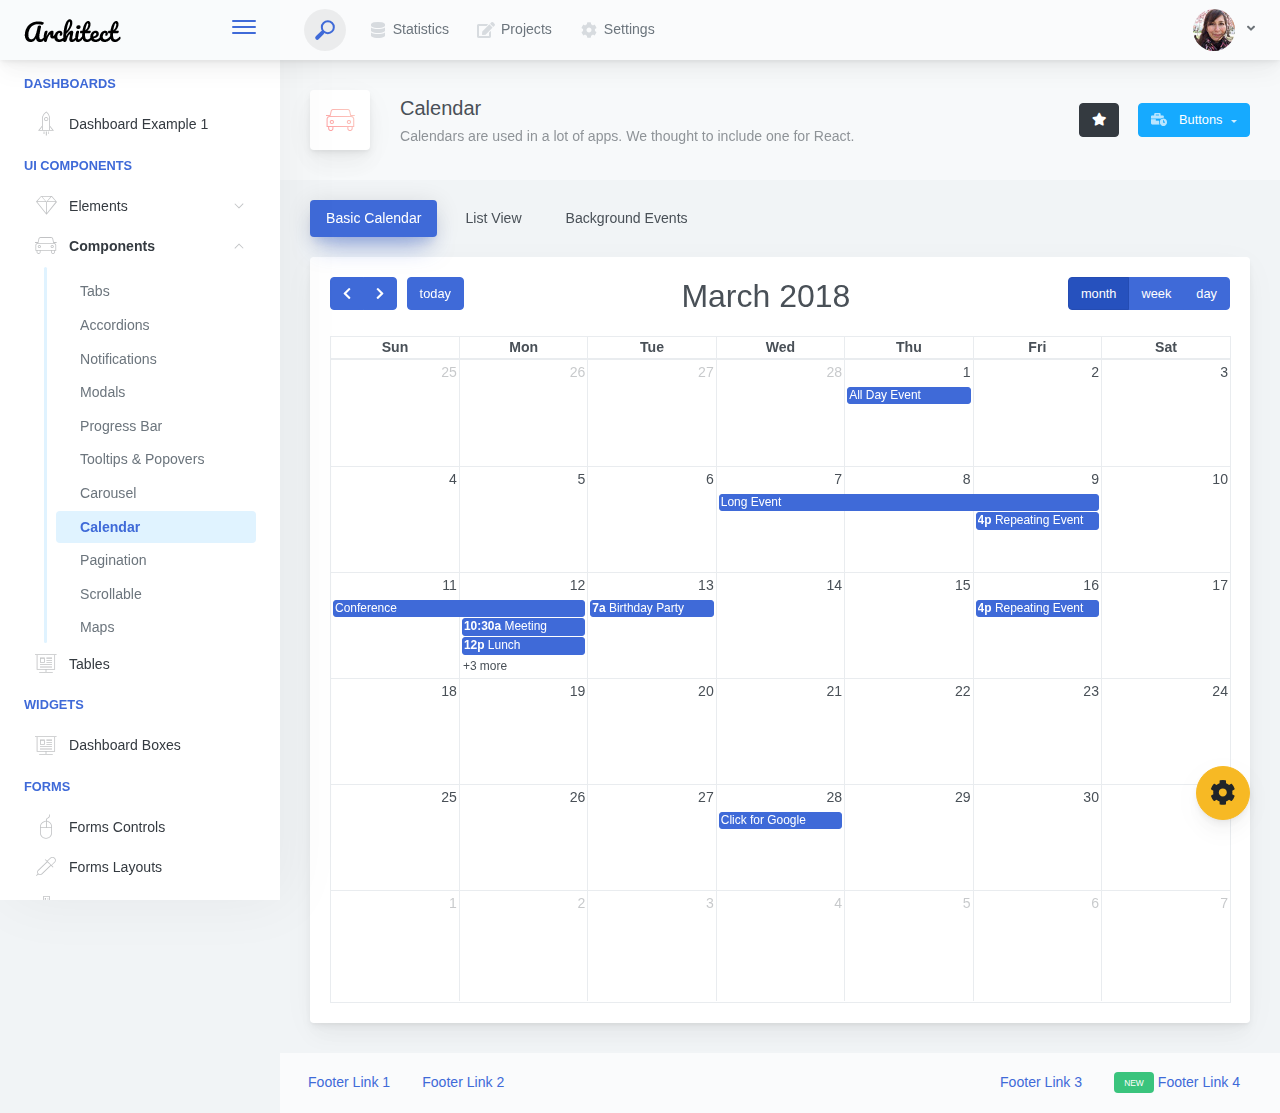
<file: dashboard/components-calendar.html>
<!doctype html>
<html lang="en">

<head>
    <meta charset="utf-8">
    <meta http-equiv="X-UA-Compatible" content="IE=edge">
    <meta http-equiv="Content-Language" content="en">
    <meta http-equiv="Content-Type" content="text/html; charset=utf-8"/>
    <title>Calendar - Calendars are used in a lot of apps. We thought to include one for React.</title>
    <meta name="viewport" content="width=device-width, initial-scale=1, maximum-scale=1, user-scalable=no, shrink-to-fit=no" />
    <meta name="description" content="Calendars are used in a lot of apps. We thought to include one for React.">
    <meta name="msapplication-tap-highlight" content="no">
    <!--
    =========================================================
    * ArchitectUI HTML Theme Dashboard - v1.0.0
    =========================================================
    * Product Page: https://dashboardpack.com
    * Copyright 2019 DashboardPack (https://dashboardpack.com)
    * Licensed under MIT (https://github.com/DashboardPack/architectui-html-theme-free/blob/master/LICENSE)
    =========================================================
    * The above copyright notice and this permission notice shall be included in all copies or substantial portions of the Software.
    -->
<link href="./main.css" rel="stylesheet"></head>
<body>
    <div class="app-container app-theme-white body-tabs-shadow fixed-sidebar fixed-header">
        <div class="app-header header-shadow">
            <div class="app-header__logo">
                <div class="logo-src"></div>
                <div class="header__pane ml-auto">
                    <div>
                        <button type="button" class="hamburger close-sidebar-btn hamburger--elastic" data-class="closed-sidebar">
                            <span class="hamburger-box">
                                <span class="hamburger-inner"></span>
                            </span>
                        </button>
                    </div>
                </div>
            </div>
            <div class="app-header__mobile-menu">
                <div>
                    <button type="button" class="hamburger hamburger--elastic mobile-toggle-nav">
                        <span class="hamburger-box">
                            <span class="hamburger-inner"></span>
                        </span>
                    </button>
                </div>
            </div>
            <div class="app-header__menu">
                <span>
                    <button type="button" class="btn-icon btn-icon-only btn btn-primary btn-sm mobile-toggle-header-nav">
                        <span class="btn-icon-wrapper">
                            <i class="fa fa-ellipsis-v fa-w-6"></i>
                        </span>
                    </button>
                </span>
            </div>    <div class="app-header__content">
                <div class="app-header-left">
                    <div class="search-wrapper">
                        <div class="input-holder">
                            <input type="text" class="search-input" placeholder="Type to search">
                            <button class="search-icon"><span></span></button>
                        </div>
                        <button class="close"></button>
                    </div>
                    <ul class="header-menu nav">
                        <li class="nav-item">
                            <a href="javascript:void(0);" class="nav-link">
                                <i class="nav-link-icon fa fa-database"> </i>
                                Statistics
                            </a>
                        </li>
                        <li class="btn-group nav-item">
                            <a href="javascript:void(0);" class="nav-link">
                                <i class="nav-link-icon fa fa-edit"></i>
                                Projects
                            </a>
                        </li>
                        <li class="dropdown nav-item">
                            <a href="javascript:void(0);" class="nav-link">
                                <i class="nav-link-icon fa fa-cog"></i>
                                Settings
                            </a>
                        </li>
                    </ul>        </div>
                <div class="app-header-right">
                    <div class="header-btn-lg pr-0">
                        <div class="widget-content p-0">
                            <div class="widget-content-wrapper">
                                <div class="widget-content-left">
                                    <div class="btn-group">
                                        <a data-toggle="dropdown" aria-haspopup="true" aria-expanded="false" class="p-0 btn">
                                            <img width="42" class="rounded-circle" src="assets/images/avatars/1.jpg" alt="">
                                            <i class="fa fa-angle-down ml-2 opacity-8"></i>
                                        </a>
                                        <div tabindex="-1" role="menu" aria-hidden="true" class="dropdown-menu dropdown-menu-right">
                                            <button type="button" tabindex="0" class="dropdown-item">User Account</button>
                                            <button type="button" tabindex="0" class="dropdown-item">Settings</button>
                                            <h6 tabindex="-1" class="dropdown-header">Header</h6>
                                            <button type="button" tabindex="0" class="dropdown-item">Actions</button>
                                            <div tabindex="-1" class="dropdown-divider"></div>
                                            <button type="button" tabindex="0" class="dropdown-item">Dividers</button>
                                        </div>
                                    </div>
                                </div>
                                <div class="widget-content-left  ml-3 header-user-info">
                                    <div class="widget-heading">
                                        Alina Mclourd
                                    </div>
                                    <div class="widget-subheading">
                                        VP People Manager
                                    </div>
                                </div>
                                <div class="widget-content-right header-user-info ml-3">
                                    <button type="button" class="btn-shadow p-1 btn btn-primary btn-sm show-toastr-example">
                                        <i class="fa text-white fa-calendar pr-1 pl-1"></i>
                                    </button>
                                </div>
                            </div>
                        </div>
                    </div>        </div>
            </div>
        </div>        <div class="ui-theme-settings">
            <button type="button" id="TooltipDemo" class="btn-open-options btn btn-warning">
                <i class="fa fa-cog fa-w-16 fa-spin fa-2x"></i>
            </button>
            <div class="theme-settings__inner">
                <div class="scrollbar-container">
                    <div class="theme-settings__options-wrapper">
                        <h3 class="themeoptions-heading">Layout Options
                        </h3>
                        <div class="p-3">
                            <ul class="list-group">
                                <li class="list-group-item">
                                    <div class="widget-content p-0">
                                        <div class="widget-content-wrapper">
                                            <div class="widget-content-left mr-3">
                                                <div class="switch has-switch switch-container-class" data-class="fixed-header">
                                                    <div class="switch-animate switch-on">
                                                        <input type="checkbox" checked data-toggle="toggle" data-onstyle="success">
                                                    </div>
                                                </div>
                                            </div>
                                            <div class="widget-content-left">
                                                <div class="widget-heading">Fixed Header
                                                </div>
                                                <div class="widget-subheading">Makes the header top fixed, always visible!
                                                </div>
                                            </div>
                                        </div>
                                    </div>
                                </li>
                                <li class="list-group-item">
                                    <div class="widget-content p-0">
                                        <div class="widget-content-wrapper">
                                            <div class="widget-content-left mr-3">
                                                <div class="switch has-switch switch-container-class" data-class="fixed-sidebar">
                                                    <div class="switch-animate switch-on">
                                                        <input type="checkbox" checked data-toggle="toggle" data-onstyle="success">
                                                    </div>
                                                </div>
                                            </div>
                                            <div class="widget-content-left">
                                                <div class="widget-heading">Fixed Sidebar
                                                </div>
                                                <div class="widget-subheading">Makes the sidebar left fixed, always visible!
                                                </div>
                                            </div>
                                        </div>
                                    </div>
                                </li>
                                <li class="list-group-item">
                                    <div class="widget-content p-0">
                                        <div class="widget-content-wrapper">
                                            <div class="widget-content-left mr-3">
                                                <div class="switch has-switch switch-container-class" data-class="fixed-footer">
                                                    <div class="switch-animate switch-off">
                                                        <input type="checkbox" data-toggle="toggle" data-onstyle="success">
                                                    </div>
                                                </div>
                                            </div>
                                            <div class="widget-content-left">
                                                <div class="widget-heading">Fixed Footer
                                                </div>
                                                <div class="widget-subheading">Makes the app footer bottom fixed, always visible!
                                                </div>
                                            </div>
                                        </div>
                                    </div>
                                </li>
                            </ul>
                        </div>
                        <h3 class="themeoptions-heading">
                            <div>
                                Header Options
                            </div>
                            <button type="button" class="btn-pill btn-shadow btn-wide ml-auto btn btn-focus btn-sm switch-header-cs-class" data-class="">
                                Restore Default
                            </button>
                        </h3>
                        <div class="p-3">
                            <ul class="list-group">
                                <li class="list-group-item">
                                    <h5 class="pb-2">Choose Color Scheme
                                    </h5>
                                    <div class="theme-settings-swatches">
                                        <div class="swatch-holder bg-primary switch-header-cs-class" data-class="bg-primary header-text-light">
                                        </div>
                                        <div class="swatch-holder bg-secondary switch-header-cs-class" data-class="bg-secondary header-text-light">
                                        </div>
                                        <div class="swatch-holder bg-success switch-header-cs-class" data-class="bg-success header-text-dark">
                                        </div>
                                        <div class="swatch-holder bg-info switch-header-cs-class" data-class="bg-info header-text-dark">
                                        </div>
                                        <div class="swatch-holder bg-warning switch-header-cs-class" data-class="bg-warning header-text-dark">
                                        </div>
                                        <div class="swatch-holder bg-danger switch-header-cs-class" data-class="bg-danger header-text-light">
                                        </div>
                                        <div class="swatch-holder bg-light switch-header-cs-class" data-class="bg-light header-text-dark">
                                        </div>
                                        <div class="swatch-holder bg-dark switch-header-cs-class" data-class="bg-dark header-text-light">
                                        </div>
                                        <div class="swatch-holder bg-focus switch-header-cs-class" data-class="bg-focus header-text-light">
                                        </div>
                                        <div class="swatch-holder bg-alternate switch-header-cs-class" data-class="bg-alternate header-text-light">
                                        </div>
                                        <div class="divider">
                                        </div>
                                        <div class="swatch-holder bg-vicious-stance switch-header-cs-class" data-class="bg-vicious-stance header-text-light">
                                        </div>
                                        <div class="swatch-holder bg-midnight-bloom switch-header-cs-class" data-class="bg-midnight-bloom header-text-light">
                                        </div>
                                        <div class="swatch-holder bg-night-sky switch-header-cs-class" data-class="bg-night-sky header-text-light">
                                        </div>
                                        <div class="swatch-holder bg-slick-carbon switch-header-cs-class" data-class="bg-slick-carbon header-text-light">
                                        </div>
                                        <div class="swatch-holder bg-asteroid switch-header-cs-class" data-class="bg-asteroid header-text-light">
                                        </div>
                                        <div class="swatch-holder bg-royal switch-header-cs-class" data-class="bg-royal header-text-light">
                                        </div>
                                        <div class="swatch-holder bg-warm-flame switch-header-cs-class" data-class="bg-warm-flame header-text-dark">
                                        </div>
                                        <div class="swatch-holder bg-night-fade switch-header-cs-class" data-class="bg-night-fade header-text-dark">
                                        </div>
                                        <div class="swatch-holder bg-sunny-morning switch-header-cs-class" data-class="bg-sunny-morning header-text-dark">
                                        </div>
                                        <div class="swatch-holder bg-tempting-azure switch-header-cs-class" data-class="bg-tempting-azure header-text-dark">
                                        </div>
                                        <div class="swatch-holder bg-amy-crisp switch-header-cs-class" data-class="bg-amy-crisp header-text-dark">
                                        </div>
                                        <div class="swatch-holder bg-heavy-rain switch-header-cs-class" data-class="bg-heavy-rain header-text-dark">
                                        </div>
                                        <div class="swatch-holder bg-mean-fruit switch-header-cs-class" data-class="bg-mean-fruit header-text-dark">
                                        </div>
                                        <div class="swatch-holder bg-malibu-beach switch-header-cs-class" data-class="bg-malibu-beach header-text-light">
                                        </div>
                                        <div class="swatch-holder bg-deep-blue switch-header-cs-class" data-class="bg-deep-blue header-text-dark">
                                        </div>
                                        <div class="swatch-holder bg-ripe-malin switch-header-cs-class" data-class="bg-ripe-malin header-text-light">
                                        </div>
                                        <div class="swatch-holder bg-arielle-smile switch-header-cs-class" data-class="bg-arielle-smile header-text-light">
                                        </div>
                                        <div class="swatch-holder bg-plum-plate switch-header-cs-class" data-class="bg-plum-plate header-text-light">
                                        </div>
                                        <div class="swatch-holder bg-happy-fisher switch-header-cs-class" data-class="bg-happy-fisher header-text-dark">
                                        </div>
                                        <div class="swatch-holder bg-happy-itmeo switch-header-cs-class" data-class="bg-happy-itmeo header-text-light">
                                        </div>
                                        <div class="swatch-holder bg-mixed-hopes switch-header-cs-class" data-class="bg-mixed-hopes header-text-light">
                                        </div>
                                        <div class="swatch-holder bg-strong-bliss switch-header-cs-class" data-class="bg-strong-bliss header-text-light">
                                        </div>
                                        <div class="swatch-holder bg-grow-early switch-header-cs-class" data-class="bg-grow-early header-text-light">
                                        </div>
                                        <div class="swatch-holder bg-love-kiss switch-header-cs-class" data-class="bg-love-kiss header-text-light">
                                        </div>
                                        <div class="swatch-holder bg-premium-dark switch-header-cs-class" data-class="bg-premium-dark header-text-light">
                                        </div>
                                        <div class="swatch-holder bg-happy-green switch-header-cs-class" data-class="bg-happy-green header-text-light">
                                        </div>
                                    </div>
                                </li>
                            </ul>
                        </div>
                        <h3 class="themeoptions-heading">
                            <div>Sidebar Options</div>
                            <button type="button" class="btn-pill btn-shadow btn-wide ml-auto btn btn-focus btn-sm switch-sidebar-cs-class" data-class="">
                                Restore Default
                            </button>
                        </h3>
                        <div class="p-3">
                            <ul class="list-group">
                                <li class="list-group-item">
                                    <h5 class="pb-2">Choose Color Scheme
                                    </h5>
                                    <div class="theme-settings-swatches">
                                        <div class="swatch-holder bg-primary switch-sidebar-cs-class" data-class="bg-primary sidebar-text-light">
                                        </div>
                                        <div class="swatch-holder bg-secondary switch-sidebar-cs-class" data-class="bg-secondary sidebar-text-light">
                                        </div>
                                        <div class="swatch-holder bg-success switch-sidebar-cs-class" data-class="bg-success sidebar-text-dark">
                                        </div>
                                        <div class="swatch-holder bg-info switch-sidebar-cs-class" data-class="bg-info sidebar-text-dark">
                                        </div>
                                        <div class="swatch-holder bg-warning switch-sidebar-cs-class" data-class="bg-warning sidebar-text-dark">
                                        </div>
                                        <div class="swatch-holder bg-danger switch-sidebar-cs-class" data-class="bg-danger sidebar-text-light">
                                        </div>
                                        <div class="swatch-holder bg-light switch-sidebar-cs-class" data-class="bg-light sidebar-text-dark">
                                        </div>
                                        <div class="swatch-holder bg-dark switch-sidebar-cs-class" data-class="bg-dark sidebar-text-light">
                                        </div>
                                        <div class="swatch-holder bg-focus switch-sidebar-cs-class" data-class="bg-focus sidebar-text-light">
                                        </div>
                                        <div class="swatch-holder bg-alternate switch-sidebar-cs-class" data-class="bg-alternate sidebar-text-light">
                                        </div>
                                        <div class="divider">
                                        </div>
                                        <div class="swatch-holder bg-vicious-stance switch-sidebar-cs-class" data-class="bg-vicious-stance sidebar-text-light">
                                        </div>
                                        <div class="swatch-holder bg-midnight-bloom switch-sidebar-cs-class" data-class="bg-midnight-bloom sidebar-text-light">
                                        </div>
                                        <div class="swatch-holder bg-night-sky switch-sidebar-cs-class" data-class="bg-night-sky sidebar-text-light">
                                        </div>
                                        <div class="swatch-holder bg-slick-carbon switch-sidebar-cs-class" data-class="bg-slick-carbon sidebar-text-light">
                                        </div>
                                        <div class="swatch-holder bg-asteroid switch-sidebar-cs-class" data-class="bg-asteroid sidebar-text-light">
                                        </div>
                                        <div class="swatch-holder bg-royal switch-sidebar-cs-class" data-class="bg-royal sidebar-text-light">
                                        </div>
                                        <div class="swatch-holder bg-warm-flame switch-sidebar-cs-class" data-class="bg-warm-flame sidebar-text-dark">
                                        </div>
                                        <div class="swatch-holder bg-night-fade switch-sidebar-cs-class" data-class="bg-night-fade sidebar-text-dark">
                                        </div>
                                        <div class="swatch-holder bg-sunny-morning switch-sidebar-cs-class" data-class="bg-sunny-morning sidebar-text-dark">
                                        </div>
                                        <div class="swatch-holder bg-tempting-azure switch-sidebar-cs-class" data-class="bg-tempting-azure sidebar-text-dark">
                                        </div>
                                        <div class="swatch-holder bg-amy-crisp switch-sidebar-cs-class" data-class="bg-amy-crisp sidebar-text-dark">
                                        </div>
                                        <div class="swatch-holder bg-heavy-rain switch-sidebar-cs-class" data-class="bg-heavy-rain sidebar-text-dark">
                                        </div>
                                        <div class="swatch-holder bg-mean-fruit switch-sidebar-cs-class" data-class="bg-mean-fruit sidebar-text-dark">
                                        </div>
                                        <div class="swatch-holder bg-malibu-beach switch-sidebar-cs-class" data-class="bg-malibu-beach sidebar-text-light">
                                        </div>
                                        <div class="swatch-holder bg-deep-blue switch-sidebar-cs-class" data-class="bg-deep-blue sidebar-text-dark">
                                        </div>
                                        <div class="swatch-holder bg-ripe-malin switch-sidebar-cs-class" data-class="bg-ripe-malin sidebar-text-light">
                                        </div>
                                        <div class="swatch-holder bg-arielle-smile switch-sidebar-cs-class" data-class="bg-arielle-smile sidebar-text-light">
                                        </div>
                                        <div class="swatch-holder bg-plum-plate switch-sidebar-cs-class" data-class="bg-plum-plate sidebar-text-light">
                                        </div>
                                        <div class="swatch-holder bg-happy-fisher switch-sidebar-cs-class" data-class="bg-happy-fisher sidebar-text-dark">
                                        </div>
                                        <div class="swatch-holder bg-happy-itmeo switch-sidebar-cs-class" data-class="bg-happy-itmeo sidebar-text-light">
                                        </div>
                                        <div class="swatch-holder bg-mixed-hopes switch-sidebar-cs-class" data-class="bg-mixed-hopes sidebar-text-light">
                                        </div>
                                        <div class="swatch-holder bg-strong-bliss switch-sidebar-cs-class" data-class="bg-strong-bliss sidebar-text-light">
                                        </div>
                                        <div class="swatch-holder bg-grow-early switch-sidebar-cs-class" data-class="bg-grow-early sidebar-text-light">
                                        </div>
                                        <div class="swatch-holder bg-love-kiss switch-sidebar-cs-class" data-class="bg-love-kiss sidebar-text-light">
                                        </div>
                                        <div class="swatch-holder bg-premium-dark switch-sidebar-cs-class" data-class="bg-premium-dark sidebar-text-light">
                                        </div>
                                        <div class="swatch-holder bg-happy-green switch-sidebar-cs-class" data-class="bg-happy-green sidebar-text-light">
                                        </div>
                                    </div>
                                </li>
                            </ul>
                        </div>
                        <h3 class="themeoptions-heading">
                            <div>Main Content Options</div>
                            <button type="button" class="btn-pill btn-shadow btn-wide ml-auto active btn btn-focus btn-sm">Restore Default
                            </button>
                        </h3>
                        <div class="p-3">
                            <ul class="list-group">
                                <li class="list-group-item">
                                    <h5 class="pb-2">Page Section Tabs
                                    </h5>
                                    <div class="theme-settings-swatches">
                                        <div role="group" class="mt-2 btn-group">
                                            <button type="button" class="btn-wide btn-shadow btn-primary btn btn-secondary switch-theme-class" data-class="body-tabs-line">
                                                Line
                                            </button>
                                            <button type="button" class="btn-wide btn-shadow btn-primary active btn btn-secondary switch-theme-class" data-class="body-tabs-shadow">
                                                Shadow
                                            </button>
                                        </div>
                                    </div>
                                </li>
                            </ul>
                        </div>
                    </div>
                </div>
            </div>
        </div>        <div class="app-main">
                <div class="app-sidebar sidebar-shadow">
                    <div class="app-header__logo">
                        <div class="logo-src"></div>
                        <div class="header__pane ml-auto">
                            <div>
                                <button type="button" class="hamburger close-sidebar-btn hamburger--elastic" data-class="closed-sidebar">
                                    <span class="hamburger-box">
                                        <span class="hamburger-inner"></span>
                                    </span>
                                </button>
                            </div>
                        </div>
                    </div>
                    <div class="app-header__mobile-menu">
                        <div>
                            <button type="button" class="hamburger hamburger--elastic mobile-toggle-nav">
                                <span class="hamburger-box">
                                    <span class="hamburger-inner"></span>
                                </span>
                            </button>
                        </div>
                    </div>
                    <div class="app-header__menu">
                        <span>
                            <button type="button" class="btn-icon btn-icon-only btn btn-primary btn-sm mobile-toggle-header-nav">
                                <span class="btn-icon-wrapper">
                                    <i class="fa fa-ellipsis-v fa-w-6"></i>
                                </span>
                            </button>
                        </span>
                    </div>    <div class="scrollbar-sidebar">
                        <div class="app-sidebar__inner">
                            <ul class="vertical-nav-menu">
                                <li class="app-sidebar__heading">Dashboards</li>
                                <li>
                                    <a href="index.html">
                                        <i class="metismenu-icon pe-7s-rocket"></i>
                                        Dashboard Example 1
                                    </a>
                                </li>
                                <li class="app-sidebar__heading">UI Components</li>
                                <li
                                    
                                    
                                    
                                    
                                    
                                    
                                    
                                    
                                >
                                    <a href="#">
                                        <i class="metismenu-icon pe-7s-diamond"></i>
                                        Elements
                                        <i class="metismenu-state-icon pe-7s-angle-down caret-left"></i>
                                    </a>
                                    <ul
                                        
                                        
                                        
                                        
                                        
                                        
                                        
                                        
                                    >
                                        <li>
                                            <a href="elements-buttons-standard.html">
                                                <i class="metismenu-icon"></i>
                                                Buttons
                                            </a>
                                        </li>
                                        <li>
                                            <a href="elements-dropdowns.html">
                                                <i class="metismenu-icon">
                                                </i>Dropdowns
                                            </a>
                                        </li>
                                        <li>
                                            <a href="elements-icons.html">
                                                <i class="metismenu-icon">
                                                </i>Icons
                                            </a>
                                        </li>
                                        <li>
                                            <a href="elements-badges-labels.html">
                                                <i class="metismenu-icon">
                                                </i>Badges
                                            </a>
                                        </li>
                                        <li>
                                            <a href="elements-cards.html">
                                                <i class="metismenu-icon">
                                                </i>Cards
                                            </a>
                                        </li>
                                        <li>
                                            <a href="elements-list-group.html">
                                                <i class="metismenu-icon">
                                                </i>List Groups
                                            </a>
                                        </li>
                                        <li>
                                            <a href="elements-navigation.html">
                                                <i class="metismenu-icon">
                                                </i>Navigation Menus
                                            </a>
                                        </li>
                                        <li>
                                            <a href="elements-utilities.html">
                                                <i class="metismenu-icon">
                                                </i>Utilities
                                            </a>
                                        </li>
                                    </ul>
                                </li>
                                <li
                                    
                                    
                                    
                                    
                                    
                                    
                                    
                                     class="mm-active"
                                    
                                    
                                    
                                >
                                    <a href="#">
                                        <i class="metismenu-icon pe-7s-car"></i>
                                        Components
                                        <i class="metismenu-state-icon pe-7s-angle-down caret-left"></i>
                                    </a>
                                    <ul
                                        
                                        
                                        
                                        
                                        
                                        
                                        
                                         class="mm-show"
                                        
                                        
                                        
                                    >
                                        <li>
                                            <a href="components-tabs.html">
                                                <i class="metismenu-icon">
                                                </i>Tabs
                                            </a>
                                        </li>
                                        <li>
                                            <a href="components-accordions.html">
                                                <i class="metismenu-icon">
                                                </i>Accordions
                                            </a>
                                        </li>
                                        <li>
                                            <a href="components-notifications.html">
                                                <i class="metismenu-icon">
                                                </i>Notifications
                                            </a>
                                        </li>
                                        <li>
                                            <a href="components-modals.html">
                                                <i class="metismenu-icon">
                                                </i>Modals
                                            </a>
                                        </li>
                                        <li>
                                            <a href="components-progress-bar.html">
                                                <i class="metismenu-icon">
                                                </i>Progress Bar
                                            </a>
                                        </li>
                                        <li>
                                            <a href="components-tooltips-popovers.html">
                                                <i class="metismenu-icon">
                                                </i>Tooltips &amp; Popovers
                                            </a>
                                        </li>
                                        <li>
                                            <a href="components-carousel.html">
                                                <i class="metismenu-icon">
                                                </i>Carousel
                                            </a>
                                        </li>
                                        <li>
                                            <a href="components-calendar.html" class="mm-active">
                                                <i class="metismenu-icon">
                                                </i>Calendar
                                            </a>
                                        </li>
                                        <li>
                                            <a href="components-pagination.html">
                                                <i class="metismenu-icon">
                                                </i>Pagination
                                            </a>
                                        </li>
                                        <li>
                                            <a href="components-scrollable-elements.html">
                                                <i class="metismenu-icon">
                                                </i>Scrollable
                                            </a>
                                        </li>
                                        <li>
                                            <a href="components-maps.html">
                                                <i class="metismenu-icon">
                                                </i>Maps
                                            </a>
                                        </li>
                                    </ul>
                                </li>
                                <li  >
                                    <a href="tables-regular.html">
                                        <i class="metismenu-icon pe-7s-display2"></i>
                                        Tables
                                    </a>
                                </li>
                                <li class="app-sidebar__heading">Widgets</li>
                                <li>
                                    <a href="dashboard-boxes.html">
                                        <i class="metismenu-icon pe-7s-display2"></i>
                                        Dashboard Boxes
                                    </a>
                                </li>
                                <li class="app-sidebar__heading">Forms</li>
                                <li>
                                    <a href="forms-controls.html">
                                        <i class="metismenu-icon pe-7s-mouse">
                                        </i>Forms Controls
                                    </a>
                                </li>
                                <li>
                                    <a href="forms-layouts.html">
                                        <i class="metismenu-icon pe-7s-eyedropper">
                                        </i>Forms Layouts
                                    </a>
                                </li>
                                <li>
                                    <a href="forms-validation.html">
                                        <i class="metismenu-icon pe-7s-pendrive">
                                        </i>Forms Validation
                                    </a>
                                </li>
                                <li class="app-sidebar__heading">Charts</li>
                                <li>
                                    <a href="charts-chartjs.html">
                                        <i class="metismenu-icon pe-7s-graph2">
                                        </i>ChartJS
                                    </a>
                                </li>
                                <li class="app-sidebar__heading">PRO Version</li>
                                <li>
                                    <a href="https://dashboardpack.com/theme-details/architectui-dashboard-html-pro/" target="_blank">
                                        <i class="metismenu-icon pe-7s-graph2">
                                        </i>
                                        Upgrade to PRO
                                    </a>
                                </li>
                            </ul>
                        </div>
                    </div>
                </div>    <div class="app-main__outer">
                    <div class="app-main__inner">
                        <div class="app-page-title">
                            <div class="page-title-wrapper">
                                <div class="page-title-heading">
                                    <div class="page-title-icon">
                                        <i class="pe-7s-car icon-gradient bg-warm-flame">
                                        </i>
                                    </div>
                                    <div>Calendar
                                        <div class="page-title-subheading">Calendars are used in a lot of apps. We thought to include one for React.
                                        </div>
                                    </div>
                                </div>
                                <div class="page-title-actions">
                                    <button type="button" data-toggle="tooltip" title="Example Tooltip" data-placement="bottom" class="btn-shadow mr-3 btn btn-dark">
                                        <i class="fa fa-star"></i>
                                    </button>
                                    <div class="d-inline-block dropdown">
                                        <button type="button" data-toggle="dropdown" aria-haspopup="true" aria-expanded="false" class="btn-shadow dropdown-toggle btn btn-info">
                                            <span class="btn-icon-wrapper pr-2 opacity-7">
                                                <i class="fa fa-business-time fa-w-20"></i>
                                            </span>
                                            Buttons
                                        </button>
                                        <div tabindex="-1" role="menu" aria-hidden="true" class="dropdown-menu dropdown-menu-right">
                                            <ul class="nav flex-column">
                                                <li class="nav-item">
                                                    <a href="javascript:void(0);" class="nav-link">
                                                        <i class="nav-link-icon lnr-inbox"></i>
                                                        <span>
                                                            Inbox
                                                        </span>
                                                        <div class="ml-auto badge badge-pill badge-secondary">86</div>
                                                    </a>
                                                </li>
                                                <li class="nav-item">
                                                    <a href="javascript:void(0);" class="nav-link">
                                                        <i class="nav-link-icon lnr-book"></i>
                                                        <span>
                                                            Book
                                                        </span>
                                                        <div class="ml-auto badge badge-pill badge-danger">5</div>
                                                    </a>
                                                </li>
                                                <li class="nav-item">
                                                    <a href="javascript:void(0);" class="nav-link">
                                                        <i class="nav-link-icon lnr-picture"></i>
                                                        <span>
                                                            Picture
                                                        </span>
                                                    </a>
                                                </li>
                                                <li class="nav-item">
                                                    <a disabled href="javascript:void(0);" class="nav-link disabled">
                                                        <i class="nav-link-icon lnr-file-empty"></i>
                                                        <span>
                                                            File Disabled
                                                        </span>
                                                    </a>
                                                </li>
                                            </ul>
                                        </div>
                                    </div>
                                </div>    </div>
                        </div>            <ul class="body-tabs body-tabs-layout tabs-animated body-tabs-animated nav">
                            <li class="nav-item">
                                <a role="tab" class="nav-link active" id="tab-0" data-toggle="tab" href="#tab-content-0">
                                    <span>Basic Calendar</span>
                                </a>
                            </li>
                            <li class="nav-item">
                                <a role="tab" class="nav-link" id="tab-1" data-toggle="tab" href="#tab-content-1">
                                    <span>List View</span>
                                </a>
                            </li>
                            <li class="nav-item">
                                <a role="tab" class="nav-link" id="tab-2" data-toggle="tab" href="#tab-content-2">
                                    <span>Background Events</span>
                                </a>
                            </li>
                        </ul>
                        <div class="tab-content">
                            <div class="tab-pane tabs-animation fade show active" id="tab-content-0" role="tabpanel">
                                <div class="main-card mb-3 card">
                                    <div class="card-body">
                                        <div id='calendar'></div>
                                    </div>
                                </div>
                            </div>
                            <div class="tab-pane tabs-animation fade" id="tab-content-1" role="tabpanel">
                                <div class="main-card mb-3 card">
                                    <div class="card-body">
                                        <div id='calendar-list'></div>
                                    </div>
                                </div>
                            </div>
                            <div class="tab-pane tabs-animation fade" id="tab-content-2" role="tabpanel">
                                <div class="main-card mb-3 card">
                                    <div class="card-body">
                                        <div id="calendar-bg-events"></div>
                                    </div>
                                </div>
                            </div>
                        </div>
                    </div>
                    <div class="app-wrapper-footer">
                        <div class="app-footer">
                            <div class="app-footer__inner">
                                <div class="app-footer-left">
                                    <ul class="nav">
                                        <li class="nav-item">
                                            <a href="javascript:void(0);" class="nav-link">
                                                Footer Link 1
                                            </a>
                                        </li>
                                        <li class="nav-item">
                                            <a href="javascript:void(0);" class="nav-link">
                                                Footer Link 2
                                            </a>
                                        </li>
                                    </ul>
                                </div>
                                <div class="app-footer-right">
                                    <ul class="nav">
                                        <li class="nav-item">
                                            <a href="javascript:void(0);" class="nav-link">
                                                Footer Link 3
                                            </a>
                                        </li>
                                        <li class="nav-item">
                                            <a href="javascript:void(0);" class="nav-link">
                                                <div class="badge badge-success mr-1 ml-0">
                                                    <small>NEW</small>
                                                </div>
                                                Footer Link 4
                                            </a>
                                        </li>
                                    </ul>
                                </div>
                            </div>
                        </div>
                    </div>    </div>
        </div>
    </div>
<script type="text/javascript" src="./assets/scripts/main.js"></script></body>
</html>
</file>
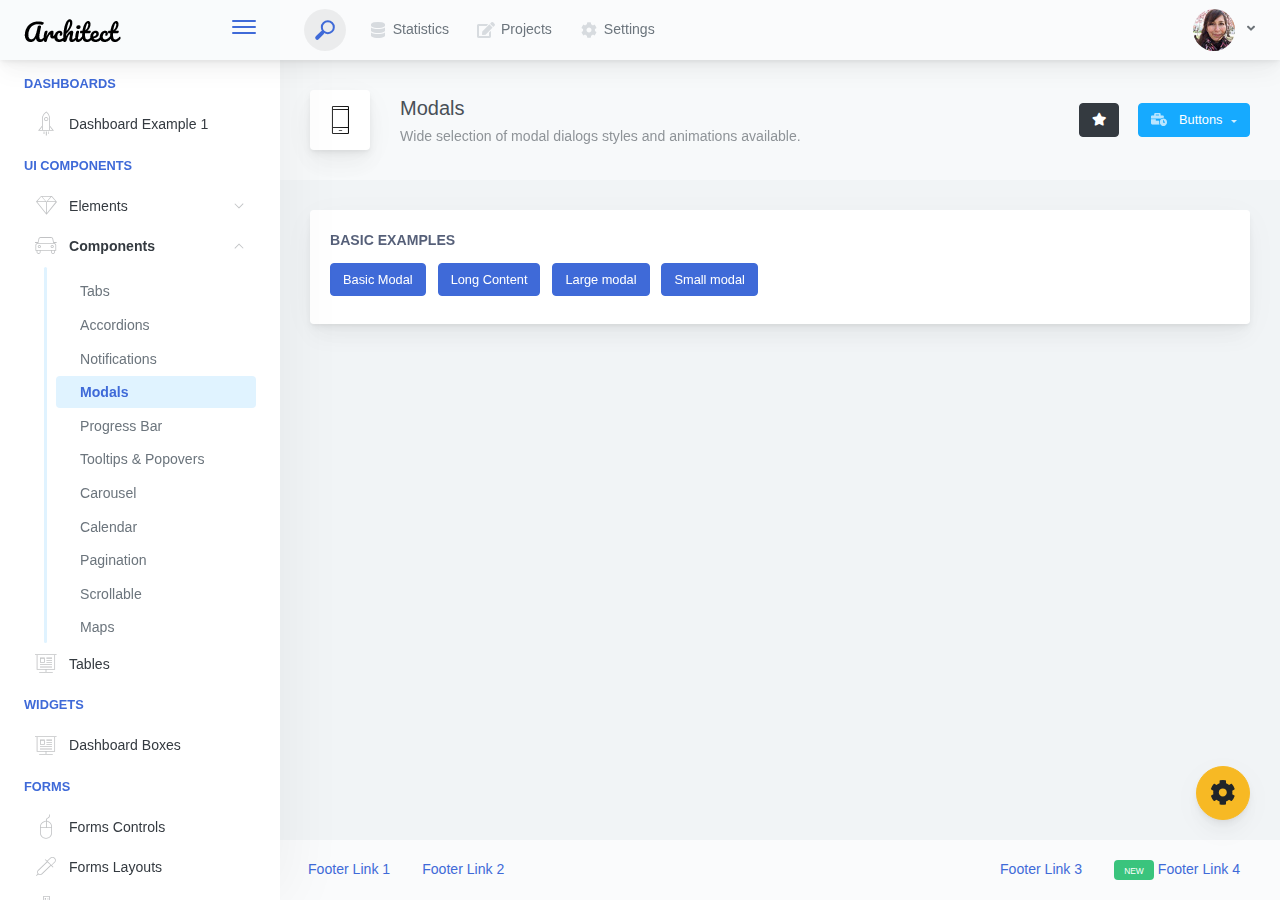
<file: dashboard/components-modals.html>
<!doctype html>
<html lang="en">

<head>
    <meta charset="utf-8">
    <meta http-equiv="X-UA-Compatible" content="IE=edge">
    <meta http-equiv="Content-Language" content="en">
    <meta http-equiv="Content-Type" content="text/html; charset=utf-8"/>
    <title>Modals - Wide selection of modal dialogs styles and animations available.</title>
    <meta name="viewport" content="width=device-width, initial-scale=1, maximum-scale=1, user-scalable=no, shrink-to-fit=no" />
    <meta name="description" content="Wide selection of modal dialogs styles and animations available.">
    <meta name="msapplication-tap-highlight" content="no">
    <!--
    =========================================================
    * ArchitectUI HTML Theme Dashboard - v1.0.0
    =========================================================
    * Product Page: https://dashboardpack.com
    * Copyright 2019 DashboardPack (https://dashboardpack.com)
    * Licensed under MIT (https://github.com/DashboardPack/architectui-html-theme-free/blob/master/LICENSE)
    =========================================================
    * The above copyright notice and this permission notice shall be included in all copies or substantial portions of the Software.
    -->
<link href="./main.css" rel="stylesheet"></head>
<body>
    <div class="app-container app-theme-white body-tabs-shadow fixed-sidebar fixed-header">
        <div class="app-header header-shadow">
            <div class="app-header__logo">
                <div class="logo-src"></div>
                <div class="header__pane ml-auto">
                    <div>
                        <button type="button" class="hamburger close-sidebar-btn hamburger--elastic" data-class="closed-sidebar">
                            <span class="hamburger-box">
                                <span class="hamburger-inner"></span>
                            </span>
                        </button>
                    </div>
                </div>
            </div>
            <div class="app-header__mobile-menu">
                <div>
                    <button type="button" class="hamburger hamburger--elastic mobile-toggle-nav">
                        <span class="hamburger-box">
                            <span class="hamburger-inner"></span>
                        </span>
                    </button>
                </div>
            </div>
            <div class="app-header__menu">
                <span>
                    <button type="button" class="btn-icon btn-icon-only btn btn-primary btn-sm mobile-toggle-header-nav">
                        <span class="btn-icon-wrapper">
                            <i class="fa fa-ellipsis-v fa-w-6"></i>
                        </span>
                    </button>
                </span>
            </div>    <div class="app-header__content">
                <div class="app-header-left">
                    <div class="search-wrapper">
                        <div class="input-holder">
                            <input type="text" class="search-input" placeholder="Type to search">
                            <button class="search-icon"><span></span></button>
                        </div>
                        <button class="close"></button>
                    </div>
                    <ul class="header-menu nav">
                        <li class="nav-item">
                            <a href="javascript:void(0);" class="nav-link">
                                <i class="nav-link-icon fa fa-database"> </i>
                                Statistics
                            </a>
                        </li>
                        <li class="btn-group nav-item">
                            <a href="javascript:void(0);" class="nav-link">
                                <i class="nav-link-icon fa fa-edit"></i>
                                Projects
                            </a>
                        </li>
                        <li class="dropdown nav-item">
                            <a href="javascript:void(0);" class="nav-link">
                                <i class="nav-link-icon fa fa-cog"></i>
                                Settings
                            </a>
                        </li>
                    </ul>        </div>
                <div class="app-header-right">
                    <div class="header-btn-lg pr-0">
                        <div class="widget-content p-0">
                            <div class="widget-content-wrapper">
                                <div class="widget-content-left">
                                    <div class="btn-group">
                                        <a data-toggle="dropdown" aria-haspopup="true" aria-expanded="false" class="p-0 btn">
                                            <img width="42" class="rounded-circle" src="assets/images/avatars/1.jpg" alt="">
                                            <i class="fa fa-angle-down ml-2 opacity-8"></i>
                                        </a>
                                        <div tabindex="-1" role="menu" aria-hidden="true" class="dropdown-menu dropdown-menu-right">
                                            <button type="button" tabindex="0" class="dropdown-item">User Account</button>
                                            <button type="button" tabindex="0" class="dropdown-item">Settings</button>
                                            <h6 tabindex="-1" class="dropdown-header">Header</h6>
                                            <button type="button" tabindex="0" class="dropdown-item">Actions</button>
                                            <div tabindex="-1" class="dropdown-divider"></div>
                                            <button type="button" tabindex="0" class="dropdown-item">Dividers</button>
                                        </div>
                                    </div>
                                </div>
                                <div class="widget-content-left  ml-3 header-user-info">
                                    <div class="widget-heading">
                                        Alina Mclourd
                                    </div>
                                    <div class="widget-subheading">
                                        VP People Manager
                                    </div>
                                </div>
                                <div class="widget-content-right header-user-info ml-3">
                                    <button type="button" class="btn-shadow p-1 btn btn-primary btn-sm show-toastr-example">
                                        <i class="fa text-white fa-calendar pr-1 pl-1"></i>
                                    </button>
                                </div>
                            </div>
                        </div>
                    </div>        </div>
            </div>
        </div>        <div class="ui-theme-settings">
            <button type="button" id="TooltipDemo" class="btn-open-options btn btn-warning">
                <i class="fa fa-cog fa-w-16 fa-spin fa-2x"></i>
            </button>
            <div class="theme-settings__inner">
                <div class="scrollbar-container">
                    <div class="theme-settings__options-wrapper">
                        <h3 class="themeoptions-heading">Layout Options
                        </h3>
                        <div class="p-3">
                            <ul class="list-group">
                                <li class="list-group-item">
                                    <div class="widget-content p-0">
                                        <div class="widget-content-wrapper">
                                            <div class="widget-content-left mr-3">
                                                <div class="switch has-switch switch-container-class" data-class="fixed-header">
                                                    <div class="switch-animate switch-on">
                                                        <input type="checkbox" checked data-toggle="toggle" data-onstyle="success">
                                                    </div>
                                                </div>
                                            </div>
                                            <div class="widget-content-left">
                                                <div class="widget-heading">Fixed Header
                                                </div>
                                                <div class="widget-subheading">Makes the header top fixed, always visible!
                                                </div>
                                            </div>
                                        </div>
                                    </div>
                                </li>
                                <li class="list-group-item">
                                    <div class="widget-content p-0">
                                        <div class="widget-content-wrapper">
                                            <div class="widget-content-left mr-3">
                                                <div class="switch has-switch switch-container-class" data-class="fixed-sidebar">
                                                    <div class="switch-animate switch-on">
                                                        <input type="checkbox" checked data-toggle="toggle" data-onstyle="success">
                                                    </div>
                                                </div>
                                            </div>
                                            <div class="widget-content-left">
                                                <div class="widget-heading">Fixed Sidebar
                                                </div>
                                                <div class="widget-subheading">Makes the sidebar left fixed, always visible!
                                                </div>
                                            </div>
                                        </div>
                                    </div>
                                </li>
                                <li class="list-group-item">
                                    <div class="widget-content p-0">
                                        <div class="widget-content-wrapper">
                                            <div class="widget-content-left mr-3">
                                                <div class="switch has-switch switch-container-class" data-class="fixed-footer">
                                                    <div class="switch-animate switch-off">
                                                        <input type="checkbox" data-toggle="toggle" data-onstyle="success">
                                                    </div>
                                                </div>
                                            </div>
                                            <div class="widget-content-left">
                                                <div class="widget-heading">Fixed Footer
                                                </div>
                                                <div class="widget-subheading">Makes the app footer bottom fixed, always visible!
                                                </div>
                                            </div>
                                        </div>
                                    </div>
                                </li>
                            </ul>
                        </div>
                        <h3 class="themeoptions-heading">
                            <div>
                                Header Options
                            </div>
                            <button type="button" class="btn-pill btn-shadow btn-wide ml-auto btn btn-focus btn-sm switch-header-cs-class" data-class="">
                                Restore Default
                            </button>
                        </h3>
                        <div class="p-3">
                            <ul class="list-group">
                                <li class="list-group-item">
                                    <h5 class="pb-2">Choose Color Scheme
                                    </h5>
                                    <div class="theme-settings-swatches">
                                        <div class="swatch-holder bg-primary switch-header-cs-class" data-class="bg-primary header-text-light">
                                        </div>
                                        <div class="swatch-holder bg-secondary switch-header-cs-class" data-class="bg-secondary header-text-light">
                                        </div>
                                        <div class="swatch-holder bg-success switch-header-cs-class" data-class="bg-success header-text-dark">
                                        </div>
                                        <div class="swatch-holder bg-info switch-header-cs-class" data-class="bg-info header-text-dark">
                                        </div>
                                        <div class="swatch-holder bg-warning switch-header-cs-class" data-class="bg-warning header-text-dark">
                                        </div>
                                        <div class="swatch-holder bg-danger switch-header-cs-class" data-class="bg-danger header-text-light">
                                        </div>
                                        <div class="swatch-holder bg-light switch-header-cs-class" data-class="bg-light header-text-dark">
                                        </div>
                                        <div class="swatch-holder bg-dark switch-header-cs-class" data-class="bg-dark header-text-light">
                                        </div>
                                        <div class="swatch-holder bg-focus switch-header-cs-class" data-class="bg-focus header-text-light">
                                        </div>
                                        <div class="swatch-holder bg-alternate switch-header-cs-class" data-class="bg-alternate header-text-light">
                                        </div>
                                        <div class="divider">
                                        </div>
                                        <div class="swatch-holder bg-vicious-stance switch-header-cs-class" data-class="bg-vicious-stance header-text-light">
                                        </div>
                                        <div class="swatch-holder bg-midnight-bloom switch-header-cs-class" data-class="bg-midnight-bloom header-text-light">
                                        </div>
                                        <div class="swatch-holder bg-night-sky switch-header-cs-class" data-class="bg-night-sky header-text-light">
                                        </div>
                                        <div class="swatch-holder bg-slick-carbon switch-header-cs-class" data-class="bg-slick-carbon header-text-light">
                                        </div>
                                        <div class="swatch-holder bg-asteroid switch-header-cs-class" data-class="bg-asteroid header-text-light">
                                        </div>
                                        <div class="swatch-holder bg-royal switch-header-cs-class" data-class="bg-royal header-text-light">
                                        </div>
                                        <div class="swatch-holder bg-warm-flame switch-header-cs-class" data-class="bg-warm-flame header-text-dark">
                                        </div>
                                        <div class="swatch-holder bg-night-fade switch-header-cs-class" data-class="bg-night-fade header-text-dark">
                                        </div>
                                        <div class="swatch-holder bg-sunny-morning switch-header-cs-class" data-class="bg-sunny-morning header-text-dark">
                                        </div>
                                        <div class="swatch-holder bg-tempting-azure switch-header-cs-class" data-class="bg-tempting-azure header-text-dark">
                                        </div>
                                        <div class="swatch-holder bg-amy-crisp switch-header-cs-class" data-class="bg-amy-crisp header-text-dark">
                                        </div>
                                        <div class="swatch-holder bg-heavy-rain switch-header-cs-class" data-class="bg-heavy-rain header-text-dark">
                                        </div>
                                        <div class="swatch-holder bg-mean-fruit switch-header-cs-class" data-class="bg-mean-fruit header-text-dark">
                                        </div>
                                        <div class="swatch-holder bg-malibu-beach switch-header-cs-class" data-class="bg-malibu-beach header-text-light">
                                        </div>
                                        <div class="swatch-holder bg-deep-blue switch-header-cs-class" data-class="bg-deep-blue header-text-dark">
                                        </div>
                                        <div class="swatch-holder bg-ripe-malin switch-header-cs-class" data-class="bg-ripe-malin header-text-light">
                                        </div>
                                        <div class="swatch-holder bg-arielle-smile switch-header-cs-class" data-class="bg-arielle-smile header-text-light">
                                        </div>
                                        <div class="swatch-holder bg-plum-plate switch-header-cs-class" data-class="bg-plum-plate header-text-light">
                                        </div>
                                        <div class="swatch-holder bg-happy-fisher switch-header-cs-class" data-class="bg-happy-fisher header-text-dark">
                                        </div>
                                        <div class="swatch-holder bg-happy-itmeo switch-header-cs-class" data-class="bg-happy-itmeo header-text-light">
                                        </div>
                                        <div class="swatch-holder bg-mixed-hopes switch-header-cs-class" data-class="bg-mixed-hopes header-text-light">
                                        </div>
                                        <div class="swatch-holder bg-strong-bliss switch-header-cs-class" data-class="bg-strong-bliss header-text-light">
                                        </div>
                                        <div class="swatch-holder bg-grow-early switch-header-cs-class" data-class="bg-grow-early header-text-light">
                                        </div>
                                        <div class="swatch-holder bg-love-kiss switch-header-cs-class" data-class="bg-love-kiss header-text-light">
                                        </div>
                                        <div class="swatch-holder bg-premium-dark switch-header-cs-class" data-class="bg-premium-dark header-text-light">
                                        </div>
                                        <div class="swatch-holder bg-happy-green switch-header-cs-class" data-class="bg-happy-green header-text-light">
                                        </div>
                                    </div>
                                </li>
                            </ul>
                        </div>
                        <h3 class="themeoptions-heading">
                            <div>Sidebar Options</div>
                            <button type="button" class="btn-pill btn-shadow btn-wide ml-auto btn btn-focus btn-sm switch-sidebar-cs-class" data-class="">
                                Restore Default
                            </button>
                        </h3>
                        <div class="p-3">
                            <ul class="list-group">
                                <li class="list-group-item">
                                    <h5 class="pb-2">Choose Color Scheme
                                    </h5>
                                    <div class="theme-settings-swatches">
                                        <div class="swatch-holder bg-primary switch-sidebar-cs-class" data-class="bg-primary sidebar-text-light">
                                        </div>
                                        <div class="swatch-holder bg-secondary switch-sidebar-cs-class" data-class="bg-secondary sidebar-text-light">
                                        </div>
                                        <div class="swatch-holder bg-success switch-sidebar-cs-class" data-class="bg-success sidebar-text-dark">
                                        </div>
                                        <div class="swatch-holder bg-info switch-sidebar-cs-class" data-class="bg-info sidebar-text-dark">
                                        </div>
                                        <div class="swatch-holder bg-warning switch-sidebar-cs-class" data-class="bg-warning sidebar-text-dark">
                                        </div>
                                        <div class="swatch-holder bg-danger switch-sidebar-cs-class" data-class="bg-danger sidebar-text-light">
                                        </div>
                                        <div class="swatch-holder bg-light switch-sidebar-cs-class" data-class="bg-light sidebar-text-dark">
                                        </div>
                                        <div class="swatch-holder bg-dark switch-sidebar-cs-class" data-class="bg-dark sidebar-text-light">
                                        </div>
                                        <div class="swatch-holder bg-focus switch-sidebar-cs-class" data-class="bg-focus sidebar-text-light">
                                        </div>
                                        <div class="swatch-holder bg-alternate switch-sidebar-cs-class" data-class="bg-alternate sidebar-text-light">
                                        </div>
                                        <div class="divider">
                                        </div>
                                        <div class="swatch-holder bg-vicious-stance switch-sidebar-cs-class" data-class="bg-vicious-stance sidebar-text-light">
                                        </div>
                                        <div class="swatch-holder bg-midnight-bloom switch-sidebar-cs-class" data-class="bg-midnight-bloom sidebar-text-light">
                                        </div>
                                        <div class="swatch-holder bg-night-sky switch-sidebar-cs-class" data-class="bg-night-sky sidebar-text-light">
                                        </div>
                                        <div class="swatch-holder bg-slick-carbon switch-sidebar-cs-class" data-class="bg-slick-carbon sidebar-text-light">
                                        </div>
                                        <div class="swatch-holder bg-asteroid switch-sidebar-cs-class" data-class="bg-asteroid sidebar-text-light">
                                        </div>
                                        <div class="swatch-holder bg-royal switch-sidebar-cs-class" data-class="bg-royal sidebar-text-light">
                                        </div>
                                        <div class="swatch-holder bg-warm-flame switch-sidebar-cs-class" data-class="bg-warm-flame sidebar-text-dark">
                                        </div>
                                        <div class="swatch-holder bg-night-fade switch-sidebar-cs-class" data-class="bg-night-fade sidebar-text-dark">
                                        </div>
                                        <div class="swatch-holder bg-sunny-morning switch-sidebar-cs-class" data-class="bg-sunny-morning sidebar-text-dark">
                                        </div>
                                        <div class="swatch-holder bg-tempting-azure switch-sidebar-cs-class" data-class="bg-tempting-azure sidebar-text-dark">
                                        </div>
                                        <div class="swatch-holder bg-amy-crisp switch-sidebar-cs-class" data-class="bg-amy-crisp sidebar-text-dark">
                                        </div>
                                        <div class="swatch-holder bg-heavy-rain switch-sidebar-cs-class" data-class="bg-heavy-rain sidebar-text-dark">
                                        </div>
                                        <div class="swatch-holder bg-mean-fruit switch-sidebar-cs-class" data-class="bg-mean-fruit sidebar-text-dark">
                                        </div>
                                        <div class="swatch-holder bg-malibu-beach switch-sidebar-cs-class" data-class="bg-malibu-beach sidebar-text-light">
                                        </div>
                                        <div class="swatch-holder bg-deep-blue switch-sidebar-cs-class" data-class="bg-deep-blue sidebar-text-dark">
                                        </div>
                                        <div class="swatch-holder bg-ripe-malin switch-sidebar-cs-class" data-class="bg-ripe-malin sidebar-text-light">
                                        </div>
                                        <div class="swatch-holder bg-arielle-smile switch-sidebar-cs-class" data-class="bg-arielle-smile sidebar-text-light">
                                        </div>
                                        <div class="swatch-holder bg-plum-plate switch-sidebar-cs-class" data-class="bg-plum-plate sidebar-text-light">
                                        </div>
                                        <div class="swatch-holder bg-happy-fisher switch-sidebar-cs-class" data-class="bg-happy-fisher sidebar-text-dark">
                                        </div>
                                        <div class="swatch-holder bg-happy-itmeo switch-sidebar-cs-class" data-class="bg-happy-itmeo sidebar-text-light">
                                        </div>
                                        <div class="swatch-holder bg-mixed-hopes switch-sidebar-cs-class" data-class="bg-mixed-hopes sidebar-text-light">
                                        </div>
                                        <div class="swatch-holder bg-strong-bliss switch-sidebar-cs-class" data-class="bg-strong-bliss sidebar-text-light">
                                        </div>
                                        <div class="swatch-holder bg-grow-early switch-sidebar-cs-class" data-class="bg-grow-early sidebar-text-light">
                                        </div>
                                        <div class="swatch-holder bg-love-kiss switch-sidebar-cs-class" data-class="bg-love-kiss sidebar-text-light">
                                        </div>
                                        <div class="swatch-holder bg-premium-dark switch-sidebar-cs-class" data-class="bg-premium-dark sidebar-text-light">
                                        </div>
                                        <div class="swatch-holder bg-happy-green switch-sidebar-cs-class" data-class="bg-happy-green sidebar-text-light">
                                        </div>
                                    </div>
                                </li>
                            </ul>
                        </div>
                        <h3 class="themeoptions-heading">
                            <div>Main Content Options</div>
                            <button type="button" class="btn-pill btn-shadow btn-wide ml-auto active btn btn-focus btn-sm">Restore Default
                            </button>
                        </h3>
                        <div class="p-3">
                            <ul class="list-group">
                                <li class="list-group-item">
                                    <h5 class="pb-2">Page Section Tabs
                                    </h5>
                                    <div class="theme-settings-swatches">
                                        <div role="group" class="mt-2 btn-group">
                                            <button type="button" class="btn-wide btn-shadow btn-primary btn btn-secondary switch-theme-class" data-class="body-tabs-line">
                                                Line
                                            </button>
                                            <button type="button" class="btn-wide btn-shadow btn-primary active btn btn-secondary switch-theme-class" data-class="body-tabs-shadow">
                                                Shadow
                                            </button>
                                        </div>
                                    </div>
                                </li>
                            </ul>
                        </div>
                    </div>
                </div>
            </div>
        </div>        <div class="app-main">
                <div class="app-sidebar sidebar-shadow">
                    <div class="app-header__logo">
                        <div class="logo-src"></div>
                        <div class="header__pane ml-auto">
                            <div>
                                <button type="button" class="hamburger close-sidebar-btn hamburger--elastic" data-class="closed-sidebar">
                                    <span class="hamburger-box">
                                        <span class="hamburger-inner"></span>
                                    </span>
                                </button>
                            </div>
                        </div>
                    </div>
                    <div class="app-header__mobile-menu">
                        <div>
                            <button type="button" class="hamburger hamburger--elastic mobile-toggle-nav">
                                <span class="hamburger-box">
                                    <span class="hamburger-inner"></span>
                                </span>
                            </button>
                        </div>
                    </div>
                    <div class="app-header__menu">
                        <span>
                            <button type="button" class="btn-icon btn-icon-only btn btn-primary btn-sm mobile-toggle-header-nav">
                                <span class="btn-icon-wrapper">
                                    <i class="fa fa-ellipsis-v fa-w-6"></i>
                                </span>
                            </button>
                        </span>
                    </div>    <div class="scrollbar-sidebar">
                        <div class="app-sidebar__inner">
                            <ul class="vertical-nav-menu">
                                <li class="app-sidebar__heading">Dashboards</li>
                                <li>
                                    <a href="index.html">
                                        <i class="metismenu-icon pe-7s-rocket"></i>
                                        Dashboard Example 1
                                    </a>
                                </li>
                                <li class="app-sidebar__heading">UI Components</li>
                                <li
                                    
                                    
                                    
                                    
                                    
                                    
                                    
                                    
                                >
                                    <a href="#">
                                        <i class="metismenu-icon pe-7s-diamond"></i>
                                        Elements
                                        <i class="metismenu-state-icon pe-7s-angle-down caret-left"></i>
                                    </a>
                                    <ul
                                        
                                        
                                        
                                        
                                        
                                        
                                        
                                        
                                    >
                                        <li>
                                            <a href="elements-buttons-standard.html">
                                                <i class="metismenu-icon"></i>
                                                Buttons
                                            </a>
                                        </li>
                                        <li>
                                            <a href="elements-dropdowns.html">
                                                <i class="metismenu-icon">
                                                </i>Dropdowns
                                            </a>
                                        </li>
                                        <li>
                                            <a href="elements-icons.html">
                                                <i class="metismenu-icon">
                                                </i>Icons
                                            </a>
                                        </li>
                                        <li>
                                            <a href="elements-badges-labels.html">
                                                <i class="metismenu-icon">
                                                </i>Badges
                                            </a>
                                        </li>
                                        <li>
                                            <a href="elements-cards.html">
                                                <i class="metismenu-icon">
                                                </i>Cards
                                            </a>
                                        </li>
                                        <li>
                                            <a href="elements-list-group.html">
                                                <i class="metismenu-icon">
                                                </i>List Groups
                                            </a>
                                        </li>
                                        <li>
                                            <a href="elements-navigation.html">
                                                <i class="metismenu-icon">
                                                </i>Navigation Menus
                                            </a>
                                        </li>
                                        <li>
                                            <a href="elements-utilities.html">
                                                <i class="metismenu-icon">
                                                </i>Utilities
                                            </a>
                                        </li>
                                    </ul>
                                </li>
                                <li
                                    
                                    
                                    
                                     class="mm-active"
                                    
                                    
                                    
                                    
                                    
                                    
                                    
                                >
                                    <a href="#">
                                        <i class="metismenu-icon pe-7s-car"></i>
                                        Components
                                        <i class="metismenu-state-icon pe-7s-angle-down caret-left"></i>
                                    </a>
                                    <ul
                                        
                                        
                                        
                                         class="mm-show"
                                        
                                        
                                        
                                        
                                        
                                        
                                        
                                    >
                                        <li>
                                            <a href="components-tabs.html">
                                                <i class="metismenu-icon">
                                                </i>Tabs
                                            </a>
                                        </li>
                                        <li>
                                            <a href="components-accordions.html">
                                                <i class="metismenu-icon">
                                                </i>Accordions
                                            </a>
                                        </li>
                                        <li>
                                            <a href="components-notifications.html">
                                                <i class="metismenu-icon">
                                                </i>Notifications
                                            </a>
                                        </li>
                                        <li>
                                            <a href="components-modals.html" class="mm-active">
                                                <i class="metismenu-icon">
                                                </i>Modals
                                            </a>
                                        </li>
                                        <li>
                                            <a href="components-progress-bar.html">
                                                <i class="metismenu-icon">
                                                </i>Progress Bar
                                            </a>
                                        </li>
                                        <li>
                                            <a href="components-tooltips-popovers.html">
                                                <i class="metismenu-icon">
                                                </i>Tooltips &amp; Popovers
                                            </a>
                                        </li>
                                        <li>
                                            <a href="components-carousel.html">
                                                <i class="metismenu-icon">
                                                </i>Carousel
                                            </a>
                                        </li>
                                        <li>
                                            <a href="components-calendar.html">
                                                <i class="metismenu-icon">
                                                </i>Calendar
                                            </a>
                                        </li>
                                        <li>
                                            <a href="components-pagination.html">
                                                <i class="metismenu-icon">
                                                </i>Pagination
                                            </a>
                                        </li>
                                        <li>
                                            <a href="components-scrollable-elements.html">
                                                <i class="metismenu-icon">
                                                </i>Scrollable
                                            </a>
                                        </li>
                                        <li>
                                            <a href="components-maps.html">
                                                <i class="metismenu-icon">
                                                </i>Maps
                                            </a>
                                        </li>
                                    </ul>
                                </li>
                                <li  >
                                    <a href="tables-regular.html">
                                        <i class="metismenu-icon pe-7s-display2"></i>
                                        Tables
                                    </a>
                                </li>
                                <li class="app-sidebar__heading">Widgets</li>
                                <li>
                                    <a href="dashboard-boxes.html">
                                        <i class="metismenu-icon pe-7s-display2"></i>
                                        Dashboard Boxes
                                    </a>
                                </li>
                                <li class="app-sidebar__heading">Forms</li>
                                <li>
                                    <a href="forms-controls.html">
                                        <i class="metismenu-icon pe-7s-mouse">
                                        </i>Forms Controls
                                    </a>
                                </li>
                                <li>
                                    <a href="forms-layouts.html">
                                        <i class="metismenu-icon pe-7s-eyedropper">
                                        </i>Forms Layouts
                                    </a>
                                </li>
                                <li>
                                    <a href="forms-validation.html">
                                        <i class="metismenu-icon pe-7s-pendrive">
                                        </i>Forms Validation
                                    </a>
                                </li>
                                <li class="app-sidebar__heading">Charts</li>
                                <li>
                                    <a href="charts-chartjs.html">
                                        <i class="metismenu-icon pe-7s-graph2">
                                        </i>ChartJS
                                    </a>
                                </li>
                                <li class="app-sidebar__heading">PRO Version</li>
                                <li>
                                    <a href="https://dashboardpack.com/theme-details/architectui-dashboard-html-pro/" target="_blank">
                                        <i class="metismenu-icon pe-7s-graph2">
                                        </i>
                                        Upgrade to PRO
                                    </a>
                                </li>
                            </ul>
                        </div>
                    </div>
                </div>    <div class="app-main__outer">
                    <div class="app-main__inner">
                        <div class="app-page-title">
                            <div class="page-title-wrapper">
                                <div class="page-title-heading">
                                    <div class="page-title-icon">
                                        <i class="pe-7s-phone icon-gradient bg-premium-dark">
                                        </i>
                                    </div>
                                    <div>Modals
                                        <div class="page-title-subheading">Wide selection of modal dialogs styles and animations available.
                                        </div>
                                    </div>
                                </div>
                                <div class="page-title-actions">
                                    <button type="button" data-toggle="tooltip" title="Example Tooltip" data-placement="bottom" class="btn-shadow mr-3 btn btn-dark">
                                        <i class="fa fa-star"></i>
                                    </button>
                                    <div class="d-inline-block dropdown">
                                        <button type="button" data-toggle="dropdown" aria-haspopup="true" aria-expanded="false" class="btn-shadow dropdown-toggle btn btn-info">
                                            <span class="btn-icon-wrapper pr-2 opacity-7">
                                                <i class="fa fa-business-time fa-w-20"></i>
                                            </span>
                                            Buttons
                                        </button>
                                        <div tabindex="-1" role="menu" aria-hidden="true" class="dropdown-menu dropdown-menu-right">
                                            <ul class="nav flex-column">
                                                <li class="nav-item">
                                                    <a href="javascript:void(0);" class="nav-link">
                                                        <i class="nav-link-icon lnr-inbox"></i>
                                                        <span>
                                                            Inbox
                                                        </span>
                                                        <div class="ml-auto badge badge-pill badge-secondary">86</div>
                                                    </a>
                                                </li>
                                                <li class="nav-item">
                                                    <a href="javascript:void(0);" class="nav-link">
                                                        <i class="nav-link-icon lnr-book"></i>
                                                        <span>
                                                            Book
                                                        </span>
                                                        <div class="ml-auto badge badge-pill badge-danger">5</div>
                                                    </a>
                                                </li>
                                                <li class="nav-item">
                                                    <a href="javascript:void(0);" class="nav-link">
                                                        <i class="nav-link-icon lnr-picture"></i>
                                                        <span>
                                                            Picture
                                                        </span>
                                                    </a>
                                                </li>
                                                <li class="nav-item">
                                                    <a disabled href="javascript:void(0);" class="nav-link disabled">
                                                        <i class="nav-link-icon lnr-file-empty"></i>
                                                        <span>
                                                            File Disabled
                                                        </span>
                                                    </a>
                                                </li>
                                            </ul>
                                        </div>
                                    </div>
                                </div>    </div>
                        </div>            <div class="row">
                            <div class="col-md-12">
                                <div class="main-card mb-3 card">
                                    <div class="card-body">
                                        <div class="card-title">Basic Examples</div>
                                        <!-- Button trigger modal -->
                                        <button type="button" class="btn mr-2 mb-2 btn-primary" data-toggle="modal" data-target="#exampleModal">
                                            Basic Modal
                                        </button>
                                        <!-- Button trigger modal -->
                                        <button type="button" class="btn mr-2 mb-2 btn-primary" data-toggle="modal" data-target="#exampleModalLong">
                                            Long Content
                                        </button>
                                        <button type="button" class="btn mr-2 mb-2 btn-primary" data-toggle="modal" data-target=".bd-example-modal-lg">Large modal</button>
                                        <button type="button" class="btn mr-2 mb-2 btn-primary" data-toggle="modal" data-target=".bd-example-modal-sm">Small modal</button>
                                    </div>
                                </div>
                            </div>
                        </div>
                    </div>
                    <div class="app-wrapper-footer">
                        <div class="app-footer">
                            <div class="app-footer__inner">
                                <div class="app-footer-left">
                                    <ul class="nav">
                                        <li class="nav-item">
                                            <a href="javascript:void(0);" class="nav-link">
                                                Footer Link 1
                                            </a>
                                        </li>
                                        <li class="nav-item">
                                            <a href="javascript:void(0);" class="nav-link">
                                                Footer Link 2
                                            </a>
                                        </li>
                                    </ul>
                                </div>
                                <div class="app-footer-right">
                                    <ul class="nav">
                                        <li class="nav-item">
                                            <a href="javascript:void(0);" class="nav-link">
                                                Footer Link 3
                                            </a>
                                        </li>
                                        <li class="nav-item">
                                            <a href="javascript:void(0);" class="nav-link">
                                                <div class="badge badge-success mr-1 ml-0">
                                                    <small>NEW</small>
                                                </div>
                                                Footer Link 4
                                            </a>
                                        </li>
                                    </ul>
                                </div>
                            </div>
                        </div>
                    </div>    </div>
        </div>
    </div>
<script type="text/javascript" src="./assets/scripts/main.js"></script></body>
</html>


<!-- Large modal -->

<div class="modal fade bd-example-modal-lg" tabindex="-1" role="dialog" aria-labelledby="myLargeModalLabel" aria-hidden="true">
    <div class="modal-dialog modal-lg">
        <div class="modal-content">
            <div class="modal-header">
                <h5 class="modal-title" id="exampleModalLongTitle">Modal title</h5>
                <button type="button" class="close" data-dismiss="modal" aria-label="Close">
                    <span aria-hidden="true">&times;</span>
                </button>
            </div>
            <div class="modal-body">
                <p>Cras mattis consectetur purus sit amet fermentum. Cras justo odio, dapibus ac facilisis in, egestas eget quam. Morbi leo risus, porta ac consectetur ac, vestibulum at eros.</p>
                <p>Praesent commodo cursus magna, vel scelerisque nisl consectetur et. Vivamus sagittis lacus vel augue laoreet rutrum faucibus dolor auctor.</p>
            </div>
            <div class="modal-footer">
                <button type="button" class="btn btn-secondary" data-dismiss="modal">Close</button>
                <button type="button" class="btn btn-primary">Save changes</button>
            </div>
        </div>
    </div>
</div>

<!-- Small modal -->

<div class="modal fade bd-example-modal-sm" tabindex="-1" role="dialog" aria-labelledby="mySmallModalLabel" aria-hidden="true">
    <div class="modal-dialog modal-sm">
        <div class="modal-content">
            <div class="modal-header">
                <h5 class="modal-title" id="exampleModalLongTitle">Modal title</h5>
                <button type="button" class="close" data-dismiss="modal" aria-label="Close">
                    <span aria-hidden="true">&times;</span>
                </button>
            </div>
            <div class="modal-body">
                <p>Praesent commodo cursus magna, vel scelerisque nisl consectetur et. Vivamus sagittis lacus vel augue laoreet rutrum faucibus dolor auctor.</p>
            </div>
            <div class="modal-footer">
                <button type="button" class="btn btn-secondary" data-dismiss="modal">Close</button>
                <button type="button" class="btn btn-primary">Save changes</button>
            </div>
        </div>
    </div>
</div>

<!-- Modal -->
<div class="modal fade" id="exampleModalLong" tabindex="-1" role="dialog" aria-labelledby="exampleModalLongTitle" aria-hidden="true">
    <div class="modal-dialog" role="document">
        <div class="modal-content">
            <div class="modal-header">
                <h5 class="modal-title" id="exampleModalLongTitle">Modal title</h5>
                <button type="button" class="close" data-dismiss="modal" aria-label="Close">
                    <span aria-hidden="true">&times;</span>
                </button>
            </div>
            <div class="modal-body">
                <p>Cras mattis consectetur purus sit amet fermentum. Cras justo odio, dapibus ac facilisis in, egestas eget quam. Morbi leo risus, porta ac consectetur ac, vestibulum at eros.</p>
                <p>Praesent commodo cursus magna, vel scelerisque nisl consectetur et. Vivamus sagittis lacus vel augue laoreet rutrum faucibus dolor auctor.</p>
                <p>Aenean lacinia bibendum nulla sed consectetur. Praesent commodo cursus magna, vel scelerisque nisl consectetur et. Donec sed odio dui. Donec ullamcorper nulla non metus auctor fringilla.</p>
                <p>Cras mattis consectetur purus sit amet fermentum. Cras justo odio, dapibus ac facilisis in, egestas eget quam. Morbi leo risus, porta ac consectetur ac, vestibulum at eros.</p>
                <p>Praesent commodo cursus magna, vel scelerisque nisl consectetur et. Vivamus sagittis lacus vel augue laoreet rutrum faucibus dolor auctor.</p>
                <p>Aenean lacinia bibendum nulla sed consectetur. Praesent commodo cursus magna, vel scelerisque nisl consectetur et. Donec sed odio dui. Donec ullamcorper nulla non metus auctor fringilla.</p>
                <p>Cras mattis consectetur purus sit amet fermentum. Cras justo odio, dapibus ac facilisis in, egestas eget quam. Morbi leo risus, porta ac consectetur ac, vestibulum at eros.</p>
                <p>Praesent commodo cursus magna, vel scelerisque nisl consectetur et. Vivamus sagittis lacus vel augue laoreet rutrum faucibus dolor auctor.</p>
                <p>Aenean lacinia bibendum nulla sed consectetur. Praesent commodo cursus magna, vel scelerisque nisl consectetur et. Donec sed odio dui. Donec ullamcorper nulla non metus auctor fringilla.</p>
                <p>Cras mattis consectetur purus sit amet fermentum. Cras justo odio, dapibus ac facilisis in, egestas eget quam. Morbi leo risus, porta ac consectetur ac, vestibulum at eros.</p>
                <p>Praesent commodo cursus magna, vel scelerisque nisl consectetur et. Vivamus sagittis lacus vel augue laoreet rutrum faucibus dolor auctor.</p>
                <p>Aenean lacinia bibendum nulla sed consectetur. Praesent commodo cursus magna, vel scelerisque nisl consectetur et. Donec sed odio dui. Donec ullamcorper nulla non metus auctor fringilla.</p>
                <p>Cras mattis consectetur purus sit amet fermentum. Cras justo odio, dapibus ac facilisis in, egestas eget quam. Morbi leo risus, porta ac consectetur ac, vestibulum at eros.</p>
                <p>Praesent commodo cursus magna, vel scelerisque nisl consectetur et. Vivamus sagittis lacus vel augue laoreet rutrum faucibus dolor auctor.</p>
                <p>Aenean lacinia bibendum nulla sed consectetur. Praesent commodo cursus magna, vel scelerisque nisl consectetur et. Donec sed odio dui. Donec ullamcorper nulla non metus auctor fringilla.</p>
                <p>Cras mattis consectetur purus sit amet fermentum. Cras justo odio, dapibus ac facilisis in, egestas eget quam. Morbi leo risus, porta ac consectetur ac, vestibulum at eros.</p>
                <p>Praesent commodo cursus magna, vel scelerisque nisl consectetur et. Vivamus sagittis lacus vel augue laoreet rutrum faucibus dolor auctor.</p>
                <p>Aenean lacinia bibendum nulla sed consectetur. Praesent commodo cursus magna, vel scelerisque nisl consectetur et. Donec sed odio dui. Donec ullamcorper nulla non metus auctor fringilla.</p>
            </div>
            <div class="modal-footer">
                <button type="button" class="btn btn-secondary" data-dismiss="modal">Close</button>
                <button type="button" class="btn btn-primary">Save changes</button>
            </div>
        </div>
    </div>
</div>
<!-- Modal -->
<div class="modal fade" id="exampleModal" tabindex="-1" role="dialog" aria-labelledby="exampleModalLabel" aria-hidden="true">
    <div class="modal-dialog" role="document">
        <div class="modal-content">
            <div class="modal-header">
                <h5 class="modal-title" id="exampleModalLabel">Modal title</h5>
                <button type="button" class="close" data-dismiss="modal" aria-label="Close">
                    <span aria-hidden="true">&times;</span>
                </button>
            </div>
            <div class="modal-body">
                <p class="mb-0">Lorem Ipsum has been the industry's standard dummy text ever since the 1500s, when an unknown printer took a galley of type and scrambled.</p>
            </div>
            <div class="modal-footer">
                <button type="button" class="btn btn-secondary" data-dismiss="modal">Close</button>
                <button type="button" class="btn btn-primary">Save changes</button>
            </div>
        </div>
    </div>
</div>
</file>
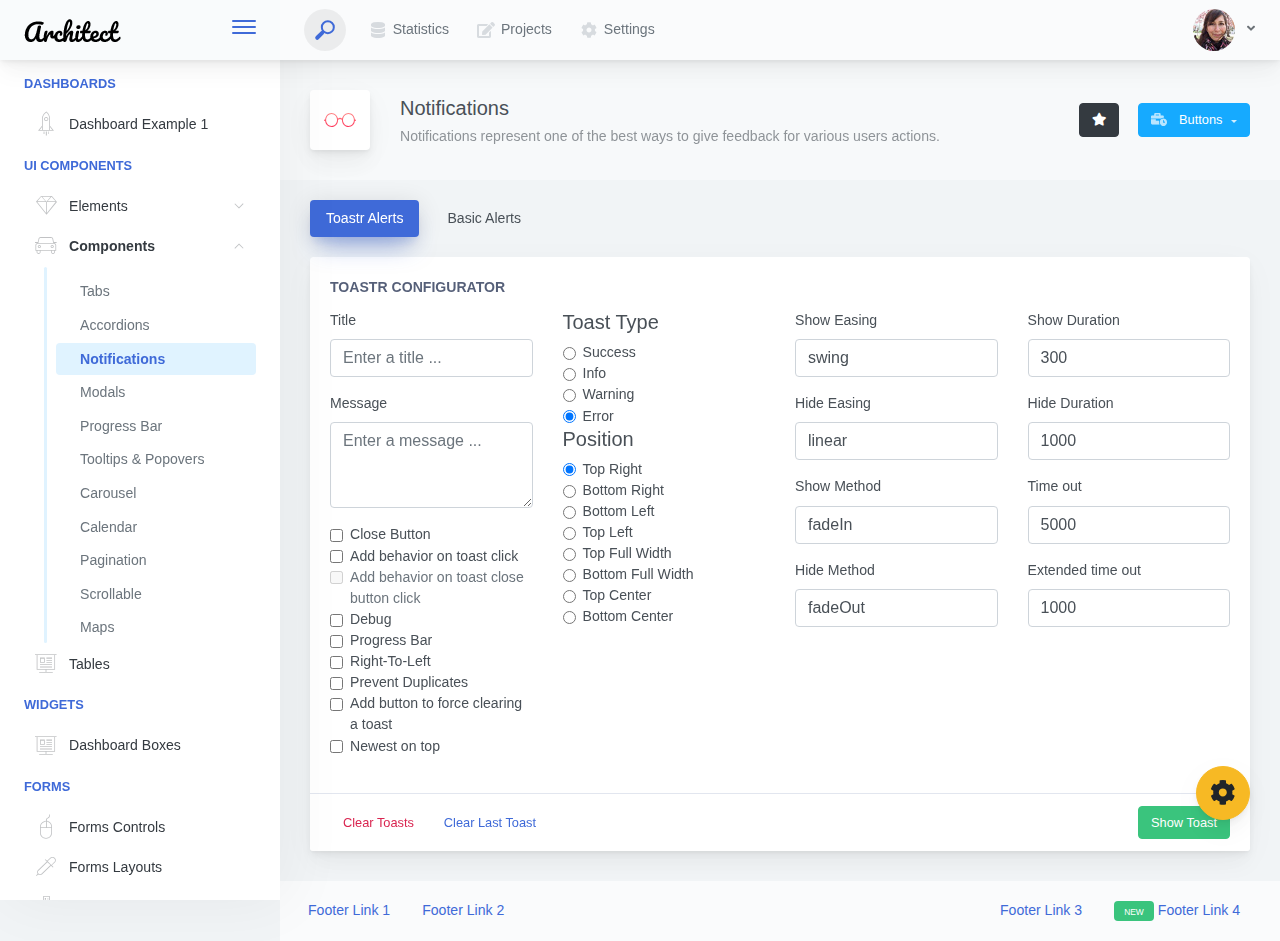
<file: dashboard/components-notifications.html>
<!doctype html>
<html lang="en">

<head>
    <meta charset="utf-8">
    <meta http-equiv="X-UA-Compatible" content="IE=edge">
    <meta http-equiv="Content-Language" content="en">
    <meta http-equiv="Content-Type" content="text/html; charset=utf-8"/>
    <title>Notifications - Notifications represent one of the best ways to give feedback for various users actions.</title>
    <meta name="viewport" content="width=device-width, initial-scale=1, maximum-scale=1, user-scalable=no, shrink-to-fit=no" />
    <meta name="description" content="Notifications represent one of the best ways to give feedback for various users actions.">
    <meta name="msapplication-tap-highlight" content="no">
    <!--
    =========================================================
    * ArchitectUI HTML Theme Dashboard - v1.0.0
    =========================================================
    * Product Page: https://dashboardpack.com
    * Copyright 2019 DashboardPack (https://dashboardpack.com)
    * Licensed under MIT (https://github.com/DashboardPack/architectui-html-theme-free/blob/master/LICENSE)
    =========================================================
    * The above copyright notice and this permission notice shall be included in all copies or substantial portions of the Software.
    -->
<link href="./main.css" rel="stylesheet"></head>
<body>
    <div class="app-container app-theme-white body-tabs-shadow fixed-sidebar fixed-header">
        <div class="app-header header-shadow">
            <div class="app-header__logo">
                <div class="logo-src"></div>
                <div class="header__pane ml-auto">
                    <div>
                        <button type="button" class="hamburger close-sidebar-btn hamburger--elastic" data-class="closed-sidebar">
                            <span class="hamburger-box">
                                <span class="hamburger-inner"></span>
                            </span>
                        </button>
                    </div>
                </div>
            </div>
            <div class="app-header__mobile-menu">
                <div>
                    <button type="button" class="hamburger hamburger--elastic mobile-toggle-nav">
                        <span class="hamburger-box">
                            <span class="hamburger-inner"></span>
                        </span>
                    </button>
                </div>
            </div>
            <div class="app-header__menu">
                <span>
                    <button type="button" class="btn-icon btn-icon-only btn btn-primary btn-sm mobile-toggle-header-nav">
                        <span class="btn-icon-wrapper">
                            <i class="fa fa-ellipsis-v fa-w-6"></i>
                        </span>
                    </button>
                </span>
            </div>    <div class="app-header__content">
                <div class="app-header-left">
                    <div class="search-wrapper">
                        <div class="input-holder">
                            <input type="text" class="search-input" placeholder="Type to search">
                            <button class="search-icon"><span></span></button>
                        </div>
                        <button class="close"></button>
                    </div>
                    <ul class="header-menu nav">
                        <li class="nav-item">
                            <a href="javascript:void(0);" class="nav-link">
                                <i class="nav-link-icon fa fa-database"> </i>
                                Statistics
                            </a>
                        </li>
                        <li class="btn-group nav-item">
                            <a href="javascript:void(0);" class="nav-link">
                                <i class="nav-link-icon fa fa-edit"></i>
                                Projects
                            </a>
                        </li>
                        <li class="dropdown nav-item">
                            <a href="javascript:void(0);" class="nav-link">
                                <i class="nav-link-icon fa fa-cog"></i>
                                Settings
                            </a>
                        </li>
                    </ul>        </div>
                <div class="app-header-right">
                    <div class="header-btn-lg pr-0">
                        <div class="widget-content p-0">
                            <div class="widget-content-wrapper">
                                <div class="widget-content-left">
                                    <div class="btn-group">
                                        <a data-toggle="dropdown" aria-haspopup="true" aria-expanded="false" class="p-0 btn">
                                            <img width="42" class="rounded-circle" src="assets/images/avatars/1.jpg" alt="">
                                            <i class="fa fa-angle-down ml-2 opacity-8"></i>
                                        </a>
                                        <div tabindex="-1" role="menu" aria-hidden="true" class="dropdown-menu dropdown-menu-right">
                                            <button type="button" tabindex="0" class="dropdown-item">User Account</button>
                                            <button type="button" tabindex="0" class="dropdown-item">Settings</button>
                                            <h6 tabindex="-1" class="dropdown-header">Header</h6>
                                            <button type="button" tabindex="0" class="dropdown-item">Actions</button>
                                            <div tabindex="-1" class="dropdown-divider"></div>
                                            <button type="button" tabindex="0" class="dropdown-item">Dividers</button>
                                        </div>
                                    </div>
                                </div>
                                <div class="widget-content-left  ml-3 header-user-info">
                                    <div class="widget-heading">
                                        Alina Mclourd
                                    </div>
                                    <div class="widget-subheading">
                                        VP People Manager
                                    </div>
                                </div>
                                <div class="widget-content-right header-user-info ml-3">
                                    <button type="button" class="btn-shadow p-1 btn btn-primary btn-sm show-toastr-example">
                                        <i class="fa text-white fa-calendar pr-1 pl-1"></i>
                                    </button>
                                </div>
                            </div>
                        </div>
                    </div>        </div>
            </div>
        </div>        <div class="ui-theme-settings">
            <button type="button" id="TooltipDemo" class="btn-open-options btn btn-warning">
                <i class="fa fa-cog fa-w-16 fa-spin fa-2x"></i>
            </button>
            <div class="theme-settings__inner">
                <div class="scrollbar-container">
                    <div class="theme-settings__options-wrapper">
                        <h3 class="themeoptions-heading">Layout Options
                        </h3>
                        <div class="p-3">
                            <ul class="list-group">
                                <li class="list-group-item">
                                    <div class="widget-content p-0">
                                        <div class="widget-content-wrapper">
                                            <div class="widget-content-left mr-3">
                                                <div class="switch has-switch switch-container-class" data-class="fixed-header">
                                                    <div class="switch-animate switch-on">
                                                        <input type="checkbox" checked data-toggle="toggle" data-onstyle="success">
                                                    </div>
                                                </div>
                                            </div>
                                            <div class="widget-content-left">
                                                <div class="widget-heading">Fixed Header
                                                </div>
                                                <div class="widget-subheading">Makes the header top fixed, always visible!
                                                </div>
                                            </div>
                                        </div>
                                    </div>
                                </li>
                                <li class="list-group-item">
                                    <div class="widget-content p-0">
                                        <div class="widget-content-wrapper">
                                            <div class="widget-content-left mr-3">
                                                <div class="switch has-switch switch-container-class" data-class="fixed-sidebar">
                                                    <div class="switch-animate switch-on">
                                                        <input type="checkbox" checked data-toggle="toggle" data-onstyle="success">
                                                    </div>
                                                </div>
                                            </div>
                                            <div class="widget-content-left">
                                                <div class="widget-heading">Fixed Sidebar
                                                </div>
                                                <div class="widget-subheading">Makes the sidebar left fixed, always visible!
                                                </div>
                                            </div>
                                        </div>
                                    </div>
                                </li>
                                <li class="list-group-item">
                                    <div class="widget-content p-0">
                                        <div class="widget-content-wrapper">
                                            <div class="widget-content-left mr-3">
                                                <div class="switch has-switch switch-container-class" data-class="fixed-footer">
                                                    <div class="switch-animate switch-off">
                                                        <input type="checkbox" data-toggle="toggle" data-onstyle="success">
                                                    </div>
                                                </div>
                                            </div>
                                            <div class="widget-content-left">
                                                <div class="widget-heading">Fixed Footer
                                                </div>
                                                <div class="widget-subheading">Makes the app footer bottom fixed, always visible!
                                                </div>
                                            </div>
                                        </div>
                                    </div>
                                </li>
                            </ul>
                        </div>
                        <h3 class="themeoptions-heading">
                            <div>
                                Header Options
                            </div>
                            <button type="button" class="btn-pill btn-shadow btn-wide ml-auto btn btn-focus btn-sm switch-header-cs-class" data-class="">
                                Restore Default
                            </button>
                        </h3>
                        <div class="p-3">
                            <ul class="list-group">
                                <li class="list-group-item">
                                    <h5 class="pb-2">Choose Color Scheme
                                    </h5>
                                    <div class="theme-settings-swatches">
                                        <div class="swatch-holder bg-primary switch-header-cs-class" data-class="bg-primary header-text-light">
                                        </div>
                                        <div class="swatch-holder bg-secondary switch-header-cs-class" data-class="bg-secondary header-text-light">
                                        </div>
                                        <div class="swatch-holder bg-success switch-header-cs-class" data-class="bg-success header-text-dark">
                                        </div>
                                        <div class="swatch-holder bg-info switch-header-cs-class" data-class="bg-info header-text-dark">
                                        </div>
                                        <div class="swatch-holder bg-warning switch-header-cs-class" data-class="bg-warning header-text-dark">
                                        </div>
                                        <div class="swatch-holder bg-danger switch-header-cs-class" data-class="bg-danger header-text-light">
                                        </div>
                                        <div class="swatch-holder bg-light switch-header-cs-class" data-class="bg-light header-text-dark">
                                        </div>
                                        <div class="swatch-holder bg-dark switch-header-cs-class" data-class="bg-dark header-text-light">
                                        </div>
                                        <div class="swatch-holder bg-focus switch-header-cs-class" data-class="bg-focus header-text-light">
                                        </div>
                                        <div class="swatch-holder bg-alternate switch-header-cs-class" data-class="bg-alternate header-text-light">
                                        </div>
                                        <div class="divider">
                                        </div>
                                        <div class="swatch-holder bg-vicious-stance switch-header-cs-class" data-class="bg-vicious-stance header-text-light">
                                        </div>
                                        <div class="swatch-holder bg-midnight-bloom switch-header-cs-class" data-class="bg-midnight-bloom header-text-light">
                                        </div>
                                        <div class="swatch-holder bg-night-sky switch-header-cs-class" data-class="bg-night-sky header-text-light">
                                        </div>
                                        <div class="swatch-holder bg-slick-carbon switch-header-cs-class" data-class="bg-slick-carbon header-text-light">
                                        </div>
                                        <div class="swatch-holder bg-asteroid switch-header-cs-class" data-class="bg-asteroid header-text-light">
                                        </div>
                                        <div class="swatch-holder bg-royal switch-header-cs-class" data-class="bg-royal header-text-light">
                                        </div>
                                        <div class="swatch-holder bg-warm-flame switch-header-cs-class" data-class="bg-warm-flame header-text-dark">
                                        </div>
                                        <div class="swatch-holder bg-night-fade switch-header-cs-class" data-class="bg-night-fade header-text-dark">
                                        </div>
                                        <div class="swatch-holder bg-sunny-morning switch-header-cs-class" data-class="bg-sunny-morning header-text-dark">
                                        </div>
                                        <div class="swatch-holder bg-tempting-azure switch-header-cs-class" data-class="bg-tempting-azure header-text-dark">
                                        </div>
                                        <div class="swatch-holder bg-amy-crisp switch-header-cs-class" data-class="bg-amy-crisp header-text-dark">
                                        </div>
                                        <div class="swatch-holder bg-heavy-rain switch-header-cs-class" data-class="bg-heavy-rain header-text-dark">
                                        </div>
                                        <div class="swatch-holder bg-mean-fruit switch-header-cs-class" data-class="bg-mean-fruit header-text-dark">
                                        </div>
                                        <div class="swatch-holder bg-malibu-beach switch-header-cs-class" data-class="bg-malibu-beach header-text-light">
                                        </div>
                                        <div class="swatch-holder bg-deep-blue switch-header-cs-class" data-class="bg-deep-blue header-text-dark">
                                        </div>
                                        <div class="swatch-holder bg-ripe-malin switch-header-cs-class" data-class="bg-ripe-malin header-text-light">
                                        </div>
                                        <div class="swatch-holder bg-arielle-smile switch-header-cs-class" data-class="bg-arielle-smile header-text-light">
                                        </div>
                                        <div class="swatch-holder bg-plum-plate switch-header-cs-class" data-class="bg-plum-plate header-text-light">
                                        </div>
                                        <div class="swatch-holder bg-happy-fisher switch-header-cs-class" data-class="bg-happy-fisher header-text-dark">
                                        </div>
                                        <div class="swatch-holder bg-happy-itmeo switch-header-cs-class" data-class="bg-happy-itmeo header-text-light">
                                        </div>
                                        <div class="swatch-holder bg-mixed-hopes switch-header-cs-class" data-class="bg-mixed-hopes header-text-light">
                                        </div>
                                        <div class="swatch-holder bg-strong-bliss switch-header-cs-class" data-class="bg-strong-bliss header-text-light">
                                        </div>
                                        <div class="swatch-holder bg-grow-early switch-header-cs-class" data-class="bg-grow-early header-text-light">
                                        </div>
                                        <div class="swatch-holder bg-love-kiss switch-header-cs-class" data-class="bg-love-kiss header-text-light">
                                        </div>
                                        <div class="swatch-holder bg-premium-dark switch-header-cs-class" data-class="bg-premium-dark header-text-light">
                                        </div>
                                        <div class="swatch-holder bg-happy-green switch-header-cs-class" data-class="bg-happy-green header-text-light">
                                        </div>
                                    </div>
                                </li>
                            </ul>
                        </div>
                        <h3 class="themeoptions-heading">
                            <div>Sidebar Options</div>
                            <button type="button" class="btn-pill btn-shadow btn-wide ml-auto btn btn-focus btn-sm switch-sidebar-cs-class" data-class="">
                                Restore Default
                            </button>
                        </h3>
                        <div class="p-3">
                            <ul class="list-group">
                                <li class="list-group-item">
                                    <h5 class="pb-2">Choose Color Scheme
                                    </h5>
                                    <div class="theme-settings-swatches">
                                        <div class="swatch-holder bg-primary switch-sidebar-cs-class" data-class="bg-primary sidebar-text-light">
                                        </div>
                                        <div class="swatch-holder bg-secondary switch-sidebar-cs-class" data-class="bg-secondary sidebar-text-light">
                                        </div>
                                        <div class="swatch-holder bg-success switch-sidebar-cs-class" data-class="bg-success sidebar-text-dark">
                                        </div>
                                        <div class="swatch-holder bg-info switch-sidebar-cs-class" data-class="bg-info sidebar-text-dark">
                                        </div>
                                        <div class="swatch-holder bg-warning switch-sidebar-cs-class" data-class="bg-warning sidebar-text-dark">
                                        </div>
                                        <div class="swatch-holder bg-danger switch-sidebar-cs-class" data-class="bg-danger sidebar-text-light">
                                        </div>
                                        <div class="swatch-holder bg-light switch-sidebar-cs-class" data-class="bg-light sidebar-text-dark">
                                        </div>
                                        <div class="swatch-holder bg-dark switch-sidebar-cs-class" data-class="bg-dark sidebar-text-light">
                                        </div>
                                        <div class="swatch-holder bg-focus switch-sidebar-cs-class" data-class="bg-focus sidebar-text-light">
                                        </div>
                                        <div class="swatch-holder bg-alternate switch-sidebar-cs-class" data-class="bg-alternate sidebar-text-light">
                                        </div>
                                        <div class="divider">
                                        </div>
                                        <div class="swatch-holder bg-vicious-stance switch-sidebar-cs-class" data-class="bg-vicious-stance sidebar-text-light">
                                        </div>
                                        <div class="swatch-holder bg-midnight-bloom switch-sidebar-cs-class" data-class="bg-midnight-bloom sidebar-text-light">
                                        </div>
                                        <div class="swatch-holder bg-night-sky switch-sidebar-cs-class" data-class="bg-night-sky sidebar-text-light">
                                        </div>
                                        <div class="swatch-holder bg-slick-carbon switch-sidebar-cs-class" data-class="bg-slick-carbon sidebar-text-light">
                                        </div>
                                        <div class="swatch-holder bg-asteroid switch-sidebar-cs-class" data-class="bg-asteroid sidebar-text-light">
                                        </div>
                                        <div class="swatch-holder bg-royal switch-sidebar-cs-class" data-class="bg-royal sidebar-text-light">
                                        </div>
                                        <div class="swatch-holder bg-warm-flame switch-sidebar-cs-class" data-class="bg-warm-flame sidebar-text-dark">
                                        </div>
                                        <div class="swatch-holder bg-night-fade switch-sidebar-cs-class" data-class="bg-night-fade sidebar-text-dark">
                                        </div>
                                        <div class="swatch-holder bg-sunny-morning switch-sidebar-cs-class" data-class="bg-sunny-morning sidebar-text-dark">
                                        </div>
                                        <div class="swatch-holder bg-tempting-azure switch-sidebar-cs-class" data-class="bg-tempting-azure sidebar-text-dark">
                                        </div>
                                        <div class="swatch-holder bg-amy-crisp switch-sidebar-cs-class" data-class="bg-amy-crisp sidebar-text-dark">
                                        </div>
                                        <div class="swatch-holder bg-heavy-rain switch-sidebar-cs-class" data-class="bg-heavy-rain sidebar-text-dark">
                                        </div>
                                        <div class="swatch-holder bg-mean-fruit switch-sidebar-cs-class" data-class="bg-mean-fruit sidebar-text-dark">
                                        </div>
                                        <div class="swatch-holder bg-malibu-beach switch-sidebar-cs-class" data-class="bg-malibu-beach sidebar-text-light">
                                        </div>
                                        <div class="swatch-holder bg-deep-blue switch-sidebar-cs-class" data-class="bg-deep-blue sidebar-text-dark">
                                        </div>
                                        <div class="swatch-holder bg-ripe-malin switch-sidebar-cs-class" data-class="bg-ripe-malin sidebar-text-light">
                                        </div>
                                        <div class="swatch-holder bg-arielle-smile switch-sidebar-cs-class" data-class="bg-arielle-smile sidebar-text-light">
                                        </div>
                                        <div class="swatch-holder bg-plum-plate switch-sidebar-cs-class" data-class="bg-plum-plate sidebar-text-light">
                                        </div>
                                        <div class="swatch-holder bg-happy-fisher switch-sidebar-cs-class" data-class="bg-happy-fisher sidebar-text-dark">
                                        </div>
                                        <div class="swatch-holder bg-happy-itmeo switch-sidebar-cs-class" data-class="bg-happy-itmeo sidebar-text-light">
                                        </div>
                                        <div class="swatch-holder bg-mixed-hopes switch-sidebar-cs-class" data-class="bg-mixed-hopes sidebar-text-light">
                                        </div>
                                        <div class="swatch-holder bg-strong-bliss switch-sidebar-cs-class" data-class="bg-strong-bliss sidebar-text-light">
                                        </div>
                                        <div class="swatch-holder bg-grow-early switch-sidebar-cs-class" data-class="bg-grow-early sidebar-text-light">
                                        </div>
                                        <div class="swatch-holder bg-love-kiss switch-sidebar-cs-class" data-class="bg-love-kiss sidebar-text-light">
                                        </div>
                                        <div class="swatch-holder bg-premium-dark switch-sidebar-cs-class" data-class="bg-premium-dark sidebar-text-light">
                                        </div>
                                        <div class="swatch-holder bg-happy-green switch-sidebar-cs-class" data-class="bg-happy-green sidebar-text-light">
                                        </div>
                                    </div>
                                </li>
                            </ul>
                        </div>
                        <h3 class="themeoptions-heading">
                            <div>Main Content Options</div>
                            <button type="button" class="btn-pill btn-shadow btn-wide ml-auto active btn btn-focus btn-sm">Restore Default
                            </button>
                        </h3>
                        <div class="p-3">
                            <ul class="list-group">
                                <li class="list-group-item">
                                    <h5 class="pb-2">Page Section Tabs
                                    </h5>
                                    <div class="theme-settings-swatches">
                                        <div role="group" class="mt-2 btn-group">
                                            <button type="button" class="btn-wide btn-shadow btn-primary btn btn-secondary switch-theme-class" data-class="body-tabs-line">
                                                Line
                                            </button>
                                            <button type="button" class="btn-wide btn-shadow btn-primary active btn btn-secondary switch-theme-class" data-class="body-tabs-shadow">
                                                Shadow
                                            </button>
                                        </div>
                                    </div>
                                </li>
                            </ul>
                        </div>
                    </div>
                </div>
            </div>
        </div>        <div class="app-main">
                <div class="app-sidebar sidebar-shadow">
                    <div class="app-header__logo">
                        <div class="logo-src"></div>
                        <div class="header__pane ml-auto">
                            <div>
                                <button type="button" class="hamburger close-sidebar-btn hamburger--elastic" data-class="closed-sidebar">
                                    <span class="hamburger-box">
                                        <span class="hamburger-inner"></span>
                                    </span>
                                </button>
                            </div>
                        </div>
                    </div>
                    <div class="app-header__mobile-menu">
                        <div>
                            <button type="button" class="hamburger hamburger--elastic mobile-toggle-nav">
                                <span class="hamburger-box">
                                    <span class="hamburger-inner"></span>
                                </span>
                            </button>
                        </div>
                    </div>
                    <div class="app-header__menu">
                        <span>
                            <button type="button" class="btn-icon btn-icon-only btn btn-primary btn-sm mobile-toggle-header-nav">
                                <span class="btn-icon-wrapper">
                                    <i class="fa fa-ellipsis-v fa-w-6"></i>
                                </span>
                            </button>
                        </span>
                    </div>    <div class="scrollbar-sidebar">
                        <div class="app-sidebar__inner">
                            <ul class="vertical-nav-menu">
                                <li class="app-sidebar__heading">Dashboards</li>
                                <li>
                                    <a href="index.html">
                                        <i class="metismenu-icon pe-7s-rocket"></i>
                                        Dashboard Example 1
                                    </a>
                                </li>
                                <li class="app-sidebar__heading">UI Components</li>
                                <li
                                    
                                    
                                    
                                    
                                    
                                    
                                    
                                    
                                >
                                    <a href="#">
                                        <i class="metismenu-icon pe-7s-diamond"></i>
                                        Elements
                                        <i class="metismenu-state-icon pe-7s-angle-down caret-left"></i>
                                    </a>
                                    <ul
                                        
                                        
                                        
                                        
                                        
                                        
                                        
                                        
                                    >
                                        <li>
                                            <a href="elements-buttons-standard.html">
                                                <i class="metismenu-icon"></i>
                                                Buttons
                                            </a>
                                        </li>
                                        <li>
                                            <a href="elements-dropdowns.html">
                                                <i class="metismenu-icon">
                                                </i>Dropdowns
                                            </a>
                                        </li>
                                        <li>
                                            <a href="elements-icons.html">
                                                <i class="metismenu-icon">
                                                </i>Icons
                                            </a>
                                        </li>
                                        <li>
                                            <a href="elements-badges-labels.html">
                                                <i class="metismenu-icon">
                                                </i>Badges
                                            </a>
                                        </li>
                                        <li>
                                            <a href="elements-cards.html">
                                                <i class="metismenu-icon">
                                                </i>Cards
                                            </a>
                                        </li>
                                        <li>
                                            <a href="elements-list-group.html">
                                                <i class="metismenu-icon">
                                                </i>List Groups
                                            </a>
                                        </li>
                                        <li>
                                            <a href="elements-navigation.html">
                                                <i class="metismenu-icon">
                                                </i>Navigation Menus
                                            </a>
                                        </li>
                                        <li>
                                            <a href="elements-utilities.html">
                                                <i class="metismenu-icon">
                                                </i>Utilities
                                            </a>
                                        </li>
                                    </ul>
                                </li>
                                <li
                                    
                                    
                                     class="mm-active"
                                    
                                    
                                    
                                    
                                    
                                    
                                    
                                    
                                >
                                    <a href="#">
                                        <i class="metismenu-icon pe-7s-car"></i>
                                        Components
                                        <i class="metismenu-state-icon pe-7s-angle-down caret-left"></i>
                                    </a>
                                    <ul
                                        
                                        
                                         class="mm-show"
                                        
                                        
                                        
                                        
                                        
                                        
                                        
                                        
                                    >
                                        <li>
                                            <a href="components-tabs.html">
                                                <i class="metismenu-icon">
                                                </i>Tabs
                                            </a>
                                        </li>
                                        <li>
                                            <a href="components-accordions.html">
                                                <i class="metismenu-icon">
                                                </i>Accordions
                                            </a>
                                        </li>
                                        <li>
                                            <a href="components-notifications.html" class="mm-active">
                                                <i class="metismenu-icon">
                                                </i>Notifications
                                            </a>
                                        </li>
                                        <li>
                                            <a href="components-modals.html">
                                                <i class="metismenu-icon">
                                                </i>Modals
                                            </a>
                                        </li>
                                        <li>
                                            <a href="components-progress-bar.html">
                                                <i class="metismenu-icon">
                                                </i>Progress Bar
                                            </a>
                                        </li>
                                        <li>
                                            <a href="components-tooltips-popovers.html">
                                                <i class="metismenu-icon">
                                                </i>Tooltips &amp; Popovers
                                            </a>
                                        </li>
                                        <li>
                                            <a href="components-carousel.html">
                                                <i class="metismenu-icon">
                                                </i>Carousel
                                            </a>
                                        </li>
                                        <li>
                                            <a href="components-calendar.html">
                                                <i class="metismenu-icon">
                                                </i>Calendar
                                            </a>
                                        </li>
                                        <li>
                                            <a href="components-pagination.html">
                                                <i class="metismenu-icon">
                                                </i>Pagination
                                            </a>
                                        </li>
                                        <li>
                                            <a href="components-scrollable-elements.html">
                                                <i class="metismenu-icon">
                                                </i>Scrollable
                                            </a>
                                        </li>
                                        <li>
                                            <a href="components-maps.html">
                                                <i class="metismenu-icon">
                                                </i>Maps
                                            </a>
                                        </li>
                                    </ul>
                                </li>
                                <li  >
                                    <a href="tables-regular.html">
                                        <i class="metismenu-icon pe-7s-display2"></i>
                                        Tables
                                    </a>
                                </li>
                                <li class="app-sidebar__heading">Widgets</li>
                                <li>
                                    <a href="dashboard-boxes.html">
                                        <i class="metismenu-icon pe-7s-display2"></i>
                                        Dashboard Boxes
                                    </a>
                                </li>
                                <li class="app-sidebar__heading">Forms</li>
                                <li>
                                    <a href="forms-controls.html">
                                        <i class="metismenu-icon pe-7s-mouse">
                                        </i>Forms Controls
                                    </a>
                                </li>
                                <li>
                                    <a href="forms-layouts.html">
                                        <i class="metismenu-icon pe-7s-eyedropper">
                                        </i>Forms Layouts
                                    </a>
                                </li>
                                <li>
                                    <a href="forms-validation.html">
                                        <i class="metismenu-icon pe-7s-pendrive">
                                        </i>Forms Validation
                                    </a>
                                </li>
                                <li class="app-sidebar__heading">Charts</li>
                                <li>
                                    <a href="charts-chartjs.html">
                                        <i class="metismenu-icon pe-7s-graph2">
                                        </i>ChartJS
                                    </a>
                                </li>
                                <li class="app-sidebar__heading">PRO Version</li>
                                <li>
                                    <a href="https://dashboardpack.com/theme-details/architectui-dashboard-html-pro/" target="_blank">
                                        <i class="metismenu-icon pe-7s-graph2">
                                        </i>
                                        Upgrade to PRO
                                    </a>
                                </li>
                            </ul>
                        </div>
                    </div>
                </div>    <div class="app-main__outer">
                    <div class="app-main__inner">
                        <div class="app-page-title">
                            <div class="page-title-wrapper">
                                <div class="page-title-heading">
                                    <div class="page-title-icon">
                                        <i class="pe-7s-glasses icon-gradient bg-love-kiss">
                                        </i>
                                    </div>
                                    <div>Notifications
                                        <div class="page-title-subheading">Notifications represent one of the best ways to give feedback for various users actions.
                                        </div>
                                    </div>
                                </div>
                                <div class="page-title-actions">
                                    <button type="button" data-toggle="tooltip" title="Example Tooltip" data-placement="bottom" class="btn-shadow mr-3 btn btn-dark">
                                        <i class="fa fa-star"></i>
                                    </button>
                                    <div class="d-inline-block dropdown">
                                        <button type="button" data-toggle="dropdown" aria-haspopup="true" aria-expanded="false" class="btn-shadow dropdown-toggle btn btn-info">
                                            <span class="btn-icon-wrapper pr-2 opacity-7">
                                                <i class="fa fa-business-time fa-w-20"></i>
                                            </span>
                                            Buttons
                                        </button>
                                        <div tabindex="-1" role="menu" aria-hidden="true" class="dropdown-menu dropdown-menu-right">
                                            <ul class="nav flex-column">
                                                <li class="nav-item">
                                                    <a href="javascript:void(0);" class="nav-link">
                                                        <i class="nav-link-icon lnr-inbox"></i>
                                                        <span>
                                                            Inbox
                                                        </span>
                                                        <div class="ml-auto badge badge-pill badge-secondary">86</div>
                                                    </a>
                                                </li>
                                                <li class="nav-item">
                                                    <a href="javascript:void(0);" class="nav-link">
                                                        <i class="nav-link-icon lnr-book"></i>
                                                        <span>
                                                            Book
                                                        </span>
                                                        <div class="ml-auto badge badge-pill badge-danger">5</div>
                                                    </a>
                                                </li>
                                                <li class="nav-item">
                                                    <a href="javascript:void(0);" class="nav-link">
                                                        <i class="nav-link-icon lnr-picture"></i>
                                                        <span>
                                                            Picture
                                                        </span>
                                                    </a>
                                                </li>
                                                <li class="nav-item">
                                                    <a disabled href="javascript:void(0);" class="nav-link disabled">
                                                        <i class="nav-link-icon lnr-file-empty"></i>
                                                        <span>
                                                            File Disabled
                                                        </span>
                                                    </a>
                                                </li>
                                            </ul>
                                        </div>
                                    </div>
                                </div>    </div>
                        </div>            <ul class="body-tabs body-tabs-layout tabs-animated body-tabs-animated nav">
                            <li class="nav-item">
                                <a role="tab" class="nav-link active" id="tab-0" data-toggle="tab" href="#tab-content-0">
                                    <span>Toastr Alerts</span>
                                </a>
                            </li>
                            <li class="nav-item">
                                <a role="tab" class="nav-link" id="tab-2" data-toggle="tab" href="#tab-content-2">
                                    <span>Basic Alerts</span>
                                </a>
                            </li>
                        </ul>
                        <div class="tab-content">
                            <div class="tab-pane tabs-animation fade show active" id="tab-content-0" role="tabpanel">
                                <div class="main-card mb-3 card">
                                    <div class="card-body">
                                        <div class="card-title">Toastr Configurator</div>
                                        <div class="row">
                                            <div class="col-md-3">
                                                <div class="form-group">
                                                    <label class="form-label" for="title">Title</label>
                                                    <input id="title" type="text" class="form-control" placeholder="Enter a title ..."/>
                                                </div>
                                                <div class="form-group">
                                                    <label class="form-label" for="message">Message</label>
                                                    <textarea class="form-control" id="message" rows="3" placeholder="Enter a message ..."></textarea>
                                                </div>
                                                <div class="form-group">
                                                    <div class="form-check">
                                                        <input id="closeButton" type="checkbox" value="checked" class="form-check-input"/>
                                                        <label class="form-check-label" for="closeButton">
                                                            Close Button
                                                        </label>
                                                    </div>
                                                    <div class="form-check">
                                                        <input id="addBehaviorOnToastClick" type="checkbox" value="checked" class="form-check-input"/>
                                                        <label class="form-check-label" for="addBehaviorOnToastClick">
                                                            Add behavior on toast click
                                                        </label>
                                                    </div>
                                                    <div class="form-check">
                                                        <input disabled id="addBehaviorOnToastCloseClick" type="checkbox" value="checked" class="form-check-input"/>
                                                        <label class="form-check-label" for="addBehaviorOnToastCloseClick">
                                                            Add behavior on toast close button click
                                                        </label>
                                                    </div>
                                                    <div class="form-check">
                                                        <input id="debugInfo" type="checkbox" value="checked" class="form-check-input"/>
                                                        <label class="form-check-label" for="debugInfo">
                                                            Debug
                                                        </label>
                                                    </div>
                                                    <div class="form-check">
                                                        <input id="progressBar" type="checkbox" value="checked" class="form-check-input"/>
                                                        <label class="form-check-label" for="progressBar">
                                                            Progress Bar
                                                        </label>
                                                    </div>
                                                    <div class="form-check">
                                                        <input id="rtl" type="checkbox" value="checked" class="form-check-input"/>
                                                        <label class="form-check-label" for="rtl">
                                                            Right-To-Left
                                                        </label>
                                                    </div>
                                                    <div class="form-check">
                                                        <input id="preventDuplicates" type="checkbox" value="checked" class="form-check-input"/>
                                                        <label class="form-check-label" for="preventDuplicates">
                                                            Prevent Duplicates
                                                        </label>
                                                    </div>
                                                    <div class="form-check">
                                                        <input id="addClear" type="checkbox" value="checked" class="form-check-input"/>
                                                        <label class="form-check-label" for="addClear">
                                                            Add button to force clearing a toast
                                                        </label>
                                                    </div>
                                                    <div class="form-check">
                                                        <input id="newestOnTop" type="checkbox" value="checked" class="form-check-input"/>
                                                        <label class="form-check-label" for="newestOnTop">
                                                            Newest on top
                                                        </label>
                                                    </div>
                                                </div>
                                            </div>
                                            <div class="col-md-3">
                                                <div id="toastTypeGroup">
                                                    <h5>Toast Type</h5>
                                                    <div class="form-check">
                                                        <input type="radio" name="toasts" class="form-check-input" value="success" checked/>
                                                        <label class="form-check-label" for="exampleRadios1">
                                                            Success
                                                        </label>
                                                    </div>
                                                    <div class="form-check">
                                                        <input type="radio" name="toasts" class="form-check-input" value="info" checked/>
                                                        <label class="form-check-label" for="exampleRadios1">
                                                            Info
                                                        </label>
                                                    </div>
                                                    <div class="form-check">
                                                        <input type="radio" name="toasts" class="form-check-input" value="warning" checked/>
                                                        <label class="form-check-label" for="exampleRadios1">
                                                            Warning
                                                        </label>
                                                    </div>
                                                    <div class="form-check">
                                                        <input type="radio" name="toasts" class="form-check-input" value="error" checked/>
                                                        <label class="form-check-label" for="exampleRadios1">
                                                            Error
                                                        </label>
                                                    </div>
                                                </div>
                                                <div id="positionGroup">
                                                    <h5>Position</h5>
                                                    <div class="form-check">
                                                        <input type="radio" name="positions" class="form-check-input" value="toast-top-right" checked/>
                                                        <label class="form-check-label" for="exampleRadios1">
                                                            Top Right
                                                        </label>
                                                    </div>
                                                    <div class="form-check">
                                                        <input type="radio" name="positions" class="form-check-input" value="toast-bottom-right"/>
                                                        <label class="form-check-label" for="exampleRadios1">
                                                            Bottom Right
                                                        </label>
                                                    </div>
                                                    <div class="form-check">
                                                        <input type="radio" name="positions" class="form-check-input" value="toast-bottom-left"/>
                                                        <label class="form-check-label" for="exampleRadios1">
                                                            Bottom Left
                                                        </label>
                                                    </div>
                                                    <div class="form-check">
                                                        <input type="radio" name="positions" class="form-check-input" value="toast-top-left"/>
                                                        <label class="form-check-label" for="exampleRadios1">
                                                            Top Left
                                                        </label>
                                                    </div>
                                                    <div class="form-check">
                                                        <input type="radio" name="positions" class="form-check-input" value="toast-top-full-width"/>
                                                        <label class="form-check-label" for="exampleRadios1">
                                                            Top Full Width
                                                        </label>
                                                    </div>
                                                    <div class="form-check">
                                                        <input type="radio" name="positions" class="form-check-input" value="toast-bottom-full-width"/>
                                                        <label class="form-check-label" for="exampleRadios1">
                                                            Bottom Full Width
                                                        </label>
                                                    </div>
                                                    <div class="form-check">
                                                        <input type="radio" name="positions" class="form-check-input" value="toast-top-center"/>
                                                        <label class="form-check-label" for="exampleRadios1">
                                                            Top Center
                                                        </label>
                                                    </div>
                                                    <div class="form-check">
                                                        <input type="radio" name="positions" class="form-check-input" value="toast-bottom-center"/>
                                                        <label class="form-check-label" for="exampleRadios1">
                                                            Bottom Center
                                                        </label>
                                                    </div>
                                                </div>
                                            </div>
                                            <div class="col-md-3">
                                                <div class="form-group">
                                                    <label for="showEasing">Show Easing</label>
                                                    <input id="showEasing" type="text" placeholder="swing, linear" class="form-control" value="swing"/>
                                                </div>
                                                <div class="form-group">
                                                    <label for="hideEasing">Hide Easing</label>
                                                    <input id="hideEasing" type="text" placeholder="swing, linear" class="form-control" value="linear"/>
                                                </div>
                                                <div class="form-group">
                                                    <label for="showMethod">Show Method</label>
                                                    <input id="showMethod" type="text" placeholder="show, fadeIn, slideDown" class="form-control" value="fadeIn"/>
                                                </div>
                                                <div class="form-group">
                                                    <label for="hideMethod">Hide Method</label>
                                                    <input id="hideMethod" type="text" placeholder="hide, fadeOut, slideUp" class="form-control" value="fadeOut"/>
                                                </div>
                                            </div>
            
                                            <div class="col-md-3">
                                                <div class="form-group">
                                                    <label class="form-label" for="showDuration">Show Duration</label>
                                                    <input id="showDuration" type="number" placeholder="ms" class="form-control" value="300"/>
                                                </div>
                                                <div class="form-group">
                                                    <label class="form-label" for="hideDuration">Hide Duration</label>
                                                    <input id="hideDuration" type="number" placeholder="ms" class="form-control" value="1000"/>
                                                </div>
                                                <div class="form-group">
                                                    <label class="form-label" for="timeOut">Time out</label>
                                                    <input id="timeOut" type="number" placeholder="ms" class="form-control" value="5000"/>
                                                </div>
                                                <div class="form-group">
                                                    <label class="form-label" for="extendedTimeOut">Extended time out</label>
                                                    <input id="extendedTimeOut" type="number" placeholder="ms" class="form-control" value="1000"/>
                                                </div>
                                            </div>
                                        </div>
                                    </div>
                                    <div class="card-footer d-block clearfix">
                                        <div class="float-left">
                                            <button type="button" class="btn btn-link text-danger" id="cleartoasts">Clear Toasts</button>
                                            <button type="button" class="btn btn-link" id="clearlasttoast">Clear Last Toast</button>
                                        </div>
                                        <div class="float-right">
                                            <button type="button" class="btn btn-success" id="showtoast">Show Toast</button>
                                        </div>
                                    </div>
                                </div>
                            </div>
                            <div class="tab-pane tabs-animation fade" id="tab-content-2" role="tabpanel">
                                <div class="row">
                                    <div class="col-md-6">
                                        <div class="main-card mb-3 card">
                                            <div class="card-body"><h5 class="card-title">Alerts</h5>
                                                <div class="alert alert-primary fade show" role="alert">This is a primary alert — check it out!</div>
                                                <div class="alert alert-secondary fade show" role="alert">This is a secondary alert — check it out!</div>
                                                <div class="alert alert-success fade show" role="alert">This is a success alert — check it out!</div>
                                                <div class="alert alert-danger fade show" role="alert">This is a danger alert — check it out!</div>
                                                <div class="alert alert-warning fade show" role="alert">This is a warning alert — check it out!</div>
                                                <div class="alert alert-info fade show" role="alert">This is a info alert — check it out!</div>
                                                <div class="alert alert-light fade show" role="alert">This is a light alert — check it out!</div>
                                                <div class="alert alert-dark fade show" role="alert">This is a dark alert — check it out!</div>
                                            </div>
                                        </div>
                                    </div>
                                    <div class="col-md-6">
                                        <div class="main-card mb-3 card">
                                            <div class="card-body"><h5 class="card-title">Alerts Link Color</h5>
                                                <div class="alert alert-primary fade show" role="alert">This is a primary alert with <a href="javascript:void(0);" class="alert-link">an example link</a>. Give it a click if you like.</div>
                                                <div class="alert alert-secondary fade show" role="alert">This is a secondary alert with <a href="javascript:void(0);" class="alert-link">an example link</a>. Give it a click if you like.</div>
                                                <div class="alert alert-success fade show" role="alert">This is a success alert with <a href="javascript:void(0);" class="alert-link">an example link</a>. Give it a click if you like.</div>
                                                <div class="alert alert-danger fade show" role="alert">This is a danger alert with <a href="javascript:void(0);" class="alert-link">an example link</a>. Give it a click if you like.</div>
                                                <div class="alert alert-warning fade show" role="alert">This is a warning alert with <a href="javascript:void(0);" class="alert-link">an example link</a>. Give it a click if you like.</div>
                                                <div class="alert alert-info fade show" role="alert">This is a info alert with <a href="javascript:void(0);" class="alert-link">an example link</a>. Give it a click if you like.</div>
                                                <div class="alert alert-light fade show" role="alert">This is a light alert with <a href="javascript:void(0);" class="alert-link">an example link</a>. Give it a click if you like.</div>
                                                <div class="alert alert-dark fade show" role="alert">This is a dark alert with <a href="javascript:void(0);" class="alert-link">an example link</a>. Give it a click if you like.</div>
                                            </div>
                                        </div>
                                    </div>
                                    <div class="col-md-6">
                                        <div class="main-card mb-3 card">
                                            <div class="card-body"><h5 class="card-title">Alerts Content</h5>
                                                <div class="alert alert-success fade show" role="alert"><h4 class="alert-heading">Well done!</h4>
                                                    <p>Aww yeah, you successfully read this important alert message. This example text is going to run a bit longer so that you can see how spacing within an alert works with this kind of content.</p>
                                                    <hr>
                                                    <p class="mb-0">Whenever you need to, be sure to use margin utilities to keep things nice and tidy.</p></div>
                                            </div>
                                        </div>
                                    </div>
                                    <div class="col-md-6">
                                        <div class="main-card mb-3 card">
                                            <div class="card-body"><h5 class="card-title">Dismissable Alerts</h5>
                                                <div class="alert alert-info alert-dismissible fade show" role="alert">
                                                    <button type="button" class="close" aria-label="Close"><span aria-hidden="true">×</span></button>
                                                    I am an alert and I can be dismissed!
                                                </div>
                                            </div>
                                        </div>
                                    </div>
                                </div>
                            </div>
                        </div>
                    </div>
                    <div class="app-wrapper-footer">
                        <div class="app-footer">
                            <div class="app-footer__inner">
                                <div class="app-footer-left">
                                    <ul class="nav">
                                        <li class="nav-item">
                                            <a href="javascript:void(0);" class="nav-link">
                                                Footer Link 1
                                            </a>
                                        </li>
                                        <li class="nav-item">
                                            <a href="javascript:void(0);" class="nav-link">
                                                Footer Link 2
                                            </a>
                                        </li>
                                    </ul>
                                </div>
                                <div class="app-footer-right">
                                    <ul class="nav">
                                        <li class="nav-item">
                                            <a href="javascript:void(0);" class="nav-link">
                                                Footer Link 3
                                            </a>
                                        </li>
                                        <li class="nav-item">
                                            <a href="javascript:void(0);" class="nav-link">
                                                <div class="badge badge-success mr-1 ml-0">
                                                    <small>NEW</small>
                                                </div>
                                                Footer Link 4
                                            </a>
                                        </li>
                                    </ul>
                                </div>
                            </div>
                        </div>
                    </div>    </div>
        </div>
    </div>
<script type="text/javascript" src="./assets/scripts/main.js"></script></body>
</html>
</file>
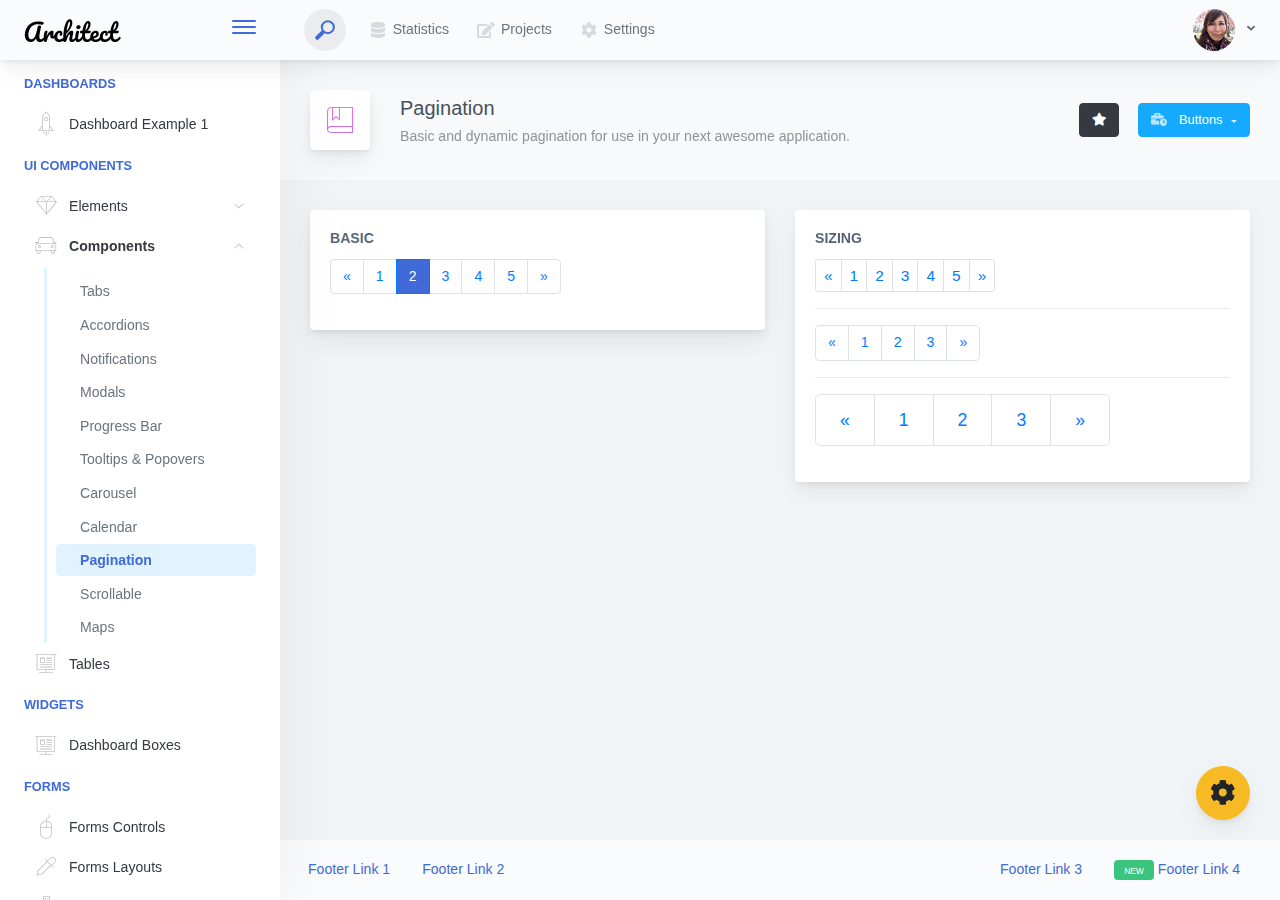
<file: dashboard/components-pagination.html>
<!doctype html>
<html lang="en">

<head>
    <meta charset="utf-8">
    <meta http-equiv="X-UA-Compatible" content="IE=edge">
    <meta http-equiv="Content-Language" content="en">
    <meta http-equiv="Content-Type" content="text/html; charset=utf-8"/>
    <title>Pagination - Basic and dynamic pagination for use in your next awesome application.</title>
    <meta name="viewport" content="width=device-width, initial-scale=1, maximum-scale=1, user-scalable=no, shrink-to-fit=no" />
    <meta name="description" content="Basic and dynamic pagination for use in your next awesome application.">
    <meta name="msapplication-tap-highlight" content="no">
    <!--
    =========================================================
    * ArchitectUI HTML Theme Dashboard - v1.0.0
    =========================================================
    * Product Page: https://dashboardpack.com
    * Copyright 2019 DashboardPack (https://dashboardpack.com)
    * Licensed under MIT (https://github.com/DashboardPack/architectui-html-theme-free/blob/master/LICENSE)
    =========================================================
    * The above copyright notice and this permission notice shall be included in all copies or substantial portions of the Software.
    -->
<link href="./main.css" rel="stylesheet"></head>
<body>
    <div class="app-container app-theme-white body-tabs-shadow fixed-sidebar fixed-header">
        <div class="app-header header-shadow">
            <div class="app-header__logo">
                <div class="logo-src"></div>
                <div class="header__pane ml-auto">
                    <div>
                        <button type="button" class="hamburger close-sidebar-btn hamburger--elastic" data-class="closed-sidebar">
                            <span class="hamburger-box">
                                <span class="hamburger-inner"></span>
                            </span>
                        </button>
                    </div>
                </div>
            </div>
            <div class="app-header__mobile-menu">
                <div>
                    <button type="button" class="hamburger hamburger--elastic mobile-toggle-nav">
                        <span class="hamburger-box">
                            <span class="hamburger-inner"></span>
                        </span>
                    </button>
                </div>
            </div>
            <div class="app-header__menu">
                <span>
                    <button type="button" class="btn-icon btn-icon-only btn btn-primary btn-sm mobile-toggle-header-nav">
                        <span class="btn-icon-wrapper">
                            <i class="fa fa-ellipsis-v fa-w-6"></i>
                        </span>
                    </button>
                </span>
            </div>    <div class="app-header__content">
                <div class="app-header-left">
                    <div class="search-wrapper">
                        <div class="input-holder">
                            <input type="text" class="search-input" placeholder="Type to search">
                            <button class="search-icon"><span></span></button>
                        </div>
                        <button class="close"></button>
                    </div>
                    <ul class="header-menu nav">
                        <li class="nav-item">
                            <a href="javascript:void(0);" class="nav-link">
                                <i class="nav-link-icon fa fa-database"> </i>
                                Statistics
                            </a>
                        </li>
                        <li class="btn-group nav-item">
                            <a href="javascript:void(0);" class="nav-link">
                                <i class="nav-link-icon fa fa-edit"></i>
                                Projects
                            </a>
                        </li>
                        <li class="dropdown nav-item">
                            <a href="javascript:void(0);" class="nav-link">
                                <i class="nav-link-icon fa fa-cog"></i>
                                Settings
                            </a>
                        </li>
                    </ul>        </div>
                <div class="app-header-right">
                    <div class="header-btn-lg pr-0">
                        <div class="widget-content p-0">
                            <div class="widget-content-wrapper">
                                <div class="widget-content-left">
                                    <div class="btn-group">
                                        <a data-toggle="dropdown" aria-haspopup="true" aria-expanded="false" class="p-0 btn">
                                            <img width="42" class="rounded-circle" src="assets/images/avatars/1.jpg" alt="">
                                            <i class="fa fa-angle-down ml-2 opacity-8"></i>
                                        </a>
                                        <div tabindex="-1" role="menu" aria-hidden="true" class="dropdown-menu dropdown-menu-right">
                                            <button type="button" tabindex="0" class="dropdown-item">User Account</button>
                                            <button type="button" tabindex="0" class="dropdown-item">Settings</button>
                                            <h6 tabindex="-1" class="dropdown-header">Header</h6>
                                            <button type="button" tabindex="0" class="dropdown-item">Actions</button>
                                            <div tabindex="-1" class="dropdown-divider"></div>
                                            <button type="button" tabindex="0" class="dropdown-item">Dividers</button>
                                        </div>
                                    </div>
                                </div>
                                <div class="widget-content-left  ml-3 header-user-info">
                                    <div class="widget-heading">
                                        Alina Mclourd
                                    </div>
                                    <div class="widget-subheading">
                                        VP People Manager
                                    </div>
                                </div>
                                <div class="widget-content-right header-user-info ml-3">
                                    <button type="button" class="btn-shadow p-1 btn btn-primary btn-sm show-toastr-example">
                                        <i class="fa text-white fa-calendar pr-1 pl-1"></i>
                                    </button>
                                </div>
                            </div>
                        </div>
                    </div>        </div>
            </div>
        </div>        <div class="ui-theme-settings">
            <button type="button" id="TooltipDemo" class="btn-open-options btn btn-warning">
                <i class="fa fa-cog fa-w-16 fa-spin fa-2x"></i>
            </button>
            <div class="theme-settings__inner">
                <div class="scrollbar-container">
                    <div class="theme-settings__options-wrapper">
                        <h3 class="themeoptions-heading">Layout Options
                        </h3>
                        <div class="p-3">
                            <ul class="list-group">
                                <li class="list-group-item">
                                    <div class="widget-content p-0">
                                        <div class="widget-content-wrapper">
                                            <div class="widget-content-left mr-3">
                                                <div class="switch has-switch switch-container-class" data-class="fixed-header">
                                                    <div class="switch-animate switch-on">
                                                        <input type="checkbox" checked data-toggle="toggle" data-onstyle="success">
                                                    </div>
                                                </div>
                                            </div>
                                            <div class="widget-content-left">
                                                <div class="widget-heading">Fixed Header
                                                </div>
                                                <div class="widget-subheading">Makes the header top fixed, always visible!
                                                </div>
                                            </div>
                                        </div>
                                    </div>
                                </li>
                                <li class="list-group-item">
                                    <div class="widget-content p-0">
                                        <div class="widget-content-wrapper">
                                            <div class="widget-content-left mr-3">
                                                <div class="switch has-switch switch-container-class" data-class="fixed-sidebar">
                                                    <div class="switch-animate switch-on">
                                                        <input type="checkbox" checked data-toggle="toggle" data-onstyle="success">
                                                    </div>
                                                </div>
                                            </div>
                                            <div class="widget-content-left">
                                                <div class="widget-heading">Fixed Sidebar
                                                </div>
                                                <div class="widget-subheading">Makes the sidebar left fixed, always visible!
                                                </div>
                                            </div>
                                        </div>
                                    </div>
                                </li>
                                <li class="list-group-item">
                                    <div class="widget-content p-0">
                                        <div class="widget-content-wrapper">
                                            <div class="widget-content-left mr-3">
                                                <div class="switch has-switch switch-container-class" data-class="fixed-footer">
                                                    <div class="switch-animate switch-off">
                                                        <input type="checkbox" data-toggle="toggle" data-onstyle="success">
                                                    </div>
                                                </div>
                                            </div>
                                            <div class="widget-content-left">
                                                <div class="widget-heading">Fixed Footer
                                                </div>
                                                <div class="widget-subheading">Makes the app footer bottom fixed, always visible!
                                                </div>
                                            </div>
                                        </div>
                                    </div>
                                </li>
                            </ul>
                        </div>
                        <h3 class="themeoptions-heading">
                            <div>
                                Header Options
                            </div>
                            <button type="button" class="btn-pill btn-shadow btn-wide ml-auto btn btn-focus btn-sm switch-header-cs-class" data-class="">
                                Restore Default
                            </button>
                        </h3>
                        <div class="p-3">
                            <ul class="list-group">
                                <li class="list-group-item">
                                    <h5 class="pb-2">Choose Color Scheme
                                    </h5>
                                    <div class="theme-settings-swatches">
                                        <div class="swatch-holder bg-primary switch-header-cs-class" data-class="bg-primary header-text-light">
                                        </div>
                                        <div class="swatch-holder bg-secondary switch-header-cs-class" data-class="bg-secondary header-text-light">
                                        </div>
                                        <div class="swatch-holder bg-success switch-header-cs-class" data-class="bg-success header-text-dark">
                                        </div>
                                        <div class="swatch-holder bg-info switch-header-cs-class" data-class="bg-info header-text-dark">
                                        </div>
                                        <div class="swatch-holder bg-warning switch-header-cs-class" data-class="bg-warning header-text-dark">
                                        </div>
                                        <div class="swatch-holder bg-danger switch-header-cs-class" data-class="bg-danger header-text-light">
                                        </div>
                                        <div class="swatch-holder bg-light switch-header-cs-class" data-class="bg-light header-text-dark">
                                        </div>
                                        <div class="swatch-holder bg-dark switch-header-cs-class" data-class="bg-dark header-text-light">
                                        </div>
                                        <div class="swatch-holder bg-focus switch-header-cs-class" data-class="bg-focus header-text-light">
                                        </div>
                                        <div class="swatch-holder bg-alternate switch-header-cs-class" data-class="bg-alternate header-text-light">
                                        </div>
                                        <div class="divider">
                                        </div>
                                        <div class="swatch-holder bg-vicious-stance switch-header-cs-class" data-class="bg-vicious-stance header-text-light">
                                        </div>
                                        <div class="swatch-holder bg-midnight-bloom switch-header-cs-class" data-class="bg-midnight-bloom header-text-light">
                                        </div>
                                        <div class="swatch-holder bg-night-sky switch-header-cs-class" data-class="bg-night-sky header-text-light">
                                        </div>
                                        <div class="swatch-holder bg-slick-carbon switch-header-cs-class" data-class="bg-slick-carbon header-text-light">
                                        </div>
                                        <div class="swatch-holder bg-asteroid switch-header-cs-class" data-class="bg-asteroid header-text-light">
                                        </div>
                                        <div class="swatch-holder bg-royal switch-header-cs-class" data-class="bg-royal header-text-light">
                                        </div>
                                        <div class="swatch-holder bg-warm-flame switch-header-cs-class" data-class="bg-warm-flame header-text-dark">
                                        </div>
                                        <div class="swatch-holder bg-night-fade switch-header-cs-class" data-class="bg-night-fade header-text-dark">
                                        </div>
                                        <div class="swatch-holder bg-sunny-morning switch-header-cs-class" data-class="bg-sunny-morning header-text-dark">
                                        </div>
                                        <div class="swatch-holder bg-tempting-azure switch-header-cs-class" data-class="bg-tempting-azure header-text-dark">
                                        </div>
                                        <div class="swatch-holder bg-amy-crisp switch-header-cs-class" data-class="bg-amy-crisp header-text-dark">
                                        </div>
                                        <div class="swatch-holder bg-heavy-rain switch-header-cs-class" data-class="bg-heavy-rain header-text-dark">
                                        </div>
                                        <div class="swatch-holder bg-mean-fruit switch-header-cs-class" data-class="bg-mean-fruit header-text-dark">
                                        </div>
                                        <div class="swatch-holder bg-malibu-beach switch-header-cs-class" data-class="bg-malibu-beach header-text-light">
                                        </div>
                                        <div class="swatch-holder bg-deep-blue switch-header-cs-class" data-class="bg-deep-blue header-text-dark">
                                        </div>
                                        <div class="swatch-holder bg-ripe-malin switch-header-cs-class" data-class="bg-ripe-malin header-text-light">
                                        </div>
                                        <div class="swatch-holder bg-arielle-smile switch-header-cs-class" data-class="bg-arielle-smile header-text-light">
                                        </div>
                                        <div class="swatch-holder bg-plum-plate switch-header-cs-class" data-class="bg-plum-plate header-text-light">
                                        </div>
                                        <div class="swatch-holder bg-happy-fisher switch-header-cs-class" data-class="bg-happy-fisher header-text-dark">
                                        </div>
                                        <div class="swatch-holder bg-happy-itmeo switch-header-cs-class" data-class="bg-happy-itmeo header-text-light">
                                        </div>
                                        <div class="swatch-holder bg-mixed-hopes switch-header-cs-class" data-class="bg-mixed-hopes header-text-light">
                                        </div>
                                        <div class="swatch-holder bg-strong-bliss switch-header-cs-class" data-class="bg-strong-bliss header-text-light">
                                        </div>
                                        <div class="swatch-holder bg-grow-early switch-header-cs-class" data-class="bg-grow-early header-text-light">
                                        </div>
                                        <div class="swatch-holder bg-love-kiss switch-header-cs-class" data-class="bg-love-kiss header-text-light">
                                        </div>
                                        <div class="swatch-holder bg-premium-dark switch-header-cs-class" data-class="bg-premium-dark header-text-light">
                                        </div>
                                        <div class="swatch-holder bg-happy-green switch-header-cs-class" data-class="bg-happy-green header-text-light">
                                        </div>
                                    </div>
                                </li>
                            </ul>
                        </div>
                        <h3 class="themeoptions-heading">
                            <div>Sidebar Options</div>
                            <button type="button" class="btn-pill btn-shadow btn-wide ml-auto btn btn-focus btn-sm switch-sidebar-cs-class" data-class="">
                                Restore Default
                            </button>
                        </h3>
                        <div class="p-3">
                            <ul class="list-group">
                                <li class="list-group-item">
                                    <h5 class="pb-2">Choose Color Scheme
                                    </h5>
                                    <div class="theme-settings-swatches">
                                        <div class="swatch-holder bg-primary switch-sidebar-cs-class" data-class="bg-primary sidebar-text-light">
                                        </div>
                                        <div class="swatch-holder bg-secondary switch-sidebar-cs-class" data-class="bg-secondary sidebar-text-light">
                                        </div>
                                        <div class="swatch-holder bg-success switch-sidebar-cs-class" data-class="bg-success sidebar-text-dark">
                                        </div>
                                        <div class="swatch-holder bg-info switch-sidebar-cs-class" data-class="bg-info sidebar-text-dark">
                                        </div>
                                        <div class="swatch-holder bg-warning switch-sidebar-cs-class" data-class="bg-warning sidebar-text-dark">
                                        </div>
                                        <div class="swatch-holder bg-danger switch-sidebar-cs-class" data-class="bg-danger sidebar-text-light">
                                        </div>
                                        <div class="swatch-holder bg-light switch-sidebar-cs-class" data-class="bg-light sidebar-text-dark">
                                        </div>
                                        <div class="swatch-holder bg-dark switch-sidebar-cs-class" data-class="bg-dark sidebar-text-light">
                                        </div>
                                        <div class="swatch-holder bg-focus switch-sidebar-cs-class" data-class="bg-focus sidebar-text-light">
                                        </div>
                                        <div class="swatch-holder bg-alternate switch-sidebar-cs-class" data-class="bg-alternate sidebar-text-light">
                                        </div>
                                        <div class="divider">
                                        </div>
                                        <div class="swatch-holder bg-vicious-stance switch-sidebar-cs-class" data-class="bg-vicious-stance sidebar-text-light">
                                        </div>
                                        <div class="swatch-holder bg-midnight-bloom switch-sidebar-cs-class" data-class="bg-midnight-bloom sidebar-text-light">
                                        </div>
                                        <div class="swatch-holder bg-night-sky switch-sidebar-cs-class" data-class="bg-night-sky sidebar-text-light">
                                        </div>
                                        <div class="swatch-holder bg-slick-carbon switch-sidebar-cs-class" data-class="bg-slick-carbon sidebar-text-light">
                                        </div>
                                        <div class="swatch-holder bg-asteroid switch-sidebar-cs-class" data-class="bg-asteroid sidebar-text-light">
                                        </div>
                                        <div class="swatch-holder bg-royal switch-sidebar-cs-class" data-class="bg-royal sidebar-text-light">
                                        </div>
                                        <div class="swatch-holder bg-warm-flame switch-sidebar-cs-class" data-class="bg-warm-flame sidebar-text-dark">
                                        </div>
                                        <div class="swatch-holder bg-night-fade switch-sidebar-cs-class" data-class="bg-night-fade sidebar-text-dark">
                                        </div>
                                        <div class="swatch-holder bg-sunny-morning switch-sidebar-cs-class" data-class="bg-sunny-morning sidebar-text-dark">
                                        </div>
                                        <div class="swatch-holder bg-tempting-azure switch-sidebar-cs-class" data-class="bg-tempting-azure sidebar-text-dark">
                                        </div>
                                        <div class="swatch-holder bg-amy-crisp switch-sidebar-cs-class" data-class="bg-amy-crisp sidebar-text-dark">
                                        </div>
                                        <div class="swatch-holder bg-heavy-rain switch-sidebar-cs-class" data-class="bg-heavy-rain sidebar-text-dark">
                                        </div>
                                        <div class="swatch-holder bg-mean-fruit switch-sidebar-cs-class" data-class="bg-mean-fruit sidebar-text-dark">
                                        </div>
                                        <div class="swatch-holder bg-malibu-beach switch-sidebar-cs-class" data-class="bg-malibu-beach sidebar-text-light">
                                        </div>
                                        <div class="swatch-holder bg-deep-blue switch-sidebar-cs-class" data-class="bg-deep-blue sidebar-text-dark">
                                        </div>
                                        <div class="swatch-holder bg-ripe-malin switch-sidebar-cs-class" data-class="bg-ripe-malin sidebar-text-light">
                                        </div>
                                        <div class="swatch-holder bg-arielle-smile switch-sidebar-cs-class" data-class="bg-arielle-smile sidebar-text-light">
                                        </div>
                                        <div class="swatch-holder bg-plum-plate switch-sidebar-cs-class" data-class="bg-plum-plate sidebar-text-light">
                                        </div>
                                        <div class="swatch-holder bg-happy-fisher switch-sidebar-cs-class" data-class="bg-happy-fisher sidebar-text-dark">
                                        </div>
                                        <div class="swatch-holder bg-happy-itmeo switch-sidebar-cs-class" data-class="bg-happy-itmeo sidebar-text-light">
                                        </div>
                                        <div class="swatch-holder bg-mixed-hopes switch-sidebar-cs-class" data-class="bg-mixed-hopes sidebar-text-light">
                                        </div>
                                        <div class="swatch-holder bg-strong-bliss switch-sidebar-cs-class" data-class="bg-strong-bliss sidebar-text-light">
                                        </div>
                                        <div class="swatch-holder bg-grow-early switch-sidebar-cs-class" data-class="bg-grow-early sidebar-text-light">
                                        </div>
                                        <div class="swatch-holder bg-love-kiss switch-sidebar-cs-class" data-class="bg-love-kiss sidebar-text-light">
                                        </div>
                                        <div class="swatch-holder bg-premium-dark switch-sidebar-cs-class" data-class="bg-premium-dark sidebar-text-light">
                                        </div>
                                        <div class="swatch-holder bg-happy-green switch-sidebar-cs-class" data-class="bg-happy-green sidebar-text-light">
                                        </div>
                                    </div>
                                </li>
                            </ul>
                        </div>
                        <h3 class="themeoptions-heading">
                            <div>Main Content Options</div>
                            <button type="button" class="btn-pill btn-shadow btn-wide ml-auto active btn btn-focus btn-sm">Restore Default
                            </button>
                        </h3>
                        <div class="p-3">
                            <ul class="list-group">
                                <li class="list-group-item">
                                    <h5 class="pb-2">Page Section Tabs
                                    </h5>
                                    <div class="theme-settings-swatches">
                                        <div role="group" class="mt-2 btn-group">
                                            <button type="button" class="btn-wide btn-shadow btn-primary btn btn-secondary switch-theme-class" data-class="body-tabs-line">
                                                Line
                                            </button>
                                            <button type="button" class="btn-wide btn-shadow btn-primary active btn btn-secondary switch-theme-class" data-class="body-tabs-shadow">
                                                Shadow
                                            </button>
                                        </div>
                                    </div>
                                </li>
                            </ul>
                        </div>
                    </div>
                </div>
            </div>
        </div>        <div class="app-main">
                <div class="app-sidebar sidebar-shadow">
                    <div class="app-header__logo">
                        <div class="logo-src"></div>
                        <div class="header__pane ml-auto">
                            <div>
                                <button type="button" class="hamburger close-sidebar-btn hamburger--elastic" data-class="closed-sidebar">
                                    <span class="hamburger-box">
                                        <span class="hamburger-inner"></span>
                                    </span>
                                </button>
                            </div>
                        </div>
                    </div>
                    <div class="app-header__mobile-menu">
                        <div>
                            <button type="button" class="hamburger hamburger--elastic mobile-toggle-nav">
                                <span class="hamburger-box">
                                    <span class="hamburger-inner"></span>
                                </span>
                            </button>
                        </div>
                    </div>
                    <div class="app-header__menu">
                        <span>
                            <button type="button" class="btn-icon btn-icon-only btn btn-primary btn-sm mobile-toggle-header-nav">
                                <span class="btn-icon-wrapper">
                                    <i class="fa fa-ellipsis-v fa-w-6"></i>
                                </span>
                            </button>
                        </span>
                    </div>    <div class="scrollbar-sidebar">
                        <div class="app-sidebar__inner">
                            <ul class="vertical-nav-menu">
                                <li class="app-sidebar__heading">Dashboards</li>
                                <li>
                                    <a href="index.html">
                                        <i class="metismenu-icon pe-7s-rocket"></i>
                                        Dashboard Example 1
                                    </a>
                                </li>
                                <li class="app-sidebar__heading">UI Components</li>
                                <li
                                    
                                    
                                    
                                    
                                    
                                    
                                    
                                    
                                >
                                    <a href="#">
                                        <i class="metismenu-icon pe-7s-diamond"></i>
                                        Elements
                                        <i class="metismenu-state-icon pe-7s-angle-down caret-left"></i>
                                    </a>
                                    <ul
                                        
                                        
                                        
                                        
                                        
                                        
                                        
                                        
                                    >
                                        <li>
                                            <a href="elements-buttons-standard.html">
                                                <i class="metismenu-icon"></i>
                                                Buttons
                                            </a>
                                        </li>
                                        <li>
                                            <a href="elements-dropdowns.html">
                                                <i class="metismenu-icon">
                                                </i>Dropdowns
                                            </a>
                                        </li>
                                        <li>
                                            <a href="elements-icons.html">
                                                <i class="metismenu-icon">
                                                </i>Icons
                                            </a>
                                        </li>
                                        <li>
                                            <a href="elements-badges-labels.html">
                                                <i class="metismenu-icon">
                                                </i>Badges
                                            </a>
                                        </li>
                                        <li>
                                            <a href="elements-cards.html">
                                                <i class="metismenu-icon">
                                                </i>Cards
                                            </a>
                                        </li>
                                        <li>
                                            <a href="elements-list-group.html">
                                                <i class="metismenu-icon">
                                                </i>List Groups
                                            </a>
                                        </li>
                                        <li>
                                            <a href="elements-navigation.html">
                                                <i class="metismenu-icon">
                                                </i>Navigation Menus
                                            </a>
                                        </li>
                                        <li>
                                            <a href="elements-utilities.html">
                                                <i class="metismenu-icon">
                                                </i>Utilities
                                            </a>
                                        </li>
                                    </ul>
                                </li>
                                <li
                                    
                                    
                                    
                                    
                                    
                                    
                                    
                                    
                                     class="mm-active"
                                    
                                    
                                >
                                    <a href="#">
                                        <i class="metismenu-icon pe-7s-car"></i>
                                        Components
                                        <i class="metismenu-state-icon pe-7s-angle-down caret-left"></i>
                                    </a>
                                    <ul
                                        
                                        
                                        
                                        
                                        
                                        
                                        
                                        
                                         class="mm-show"
                                        
                                        
                                    >
                                        <li>
                                            <a href="components-tabs.html">
                                                <i class="metismenu-icon">
                                                </i>Tabs
                                            </a>
                                        </li>
                                        <li>
                                            <a href="components-accordions.html">
                                                <i class="metismenu-icon">
                                                </i>Accordions
                                            </a>
                                        </li>
                                        <li>
                                            <a href="components-notifications.html">
                                                <i class="metismenu-icon">
                                                </i>Notifications
                                            </a>
                                        </li>
                                        <li>
                                            <a href="components-modals.html">
                                                <i class="metismenu-icon">
                                                </i>Modals
                                            </a>
                                        </li>
                                        <li>
                                            <a href="components-progress-bar.html">
                                                <i class="metismenu-icon">
                                                </i>Progress Bar
                                            </a>
                                        </li>
                                        <li>
                                            <a href="components-tooltips-popovers.html">
                                                <i class="metismenu-icon">
                                                </i>Tooltips &amp; Popovers
                                            </a>
                                        </li>
                                        <li>
                                            <a href="components-carousel.html">
                                                <i class="metismenu-icon">
                                                </i>Carousel
                                            </a>
                                        </li>
                                        <li>
                                            <a href="components-calendar.html">
                                                <i class="metismenu-icon">
                                                </i>Calendar
                                            </a>
                                        </li>
                                        <li>
                                            <a href="components-pagination.html" class="mm-active">
                                                <i class="metismenu-icon">
                                                </i>Pagination
                                            </a>
                                        </li>
                                        <li>
                                            <a href="components-scrollable-elements.html">
                                                <i class="metismenu-icon">
                                                </i>Scrollable
                                            </a>
                                        </li>
                                        <li>
                                            <a href="components-maps.html">
                                                <i class="metismenu-icon">
                                                </i>Maps
                                            </a>
                                        </li>
                                    </ul>
                                </li>
                                <li  >
                                    <a href="tables-regular.html">
                                        <i class="metismenu-icon pe-7s-display2"></i>
                                        Tables
                                    </a>
                                </li>
                                <li class="app-sidebar__heading">Widgets</li>
                                <li>
                                    <a href="dashboard-boxes.html">
                                        <i class="metismenu-icon pe-7s-display2"></i>
                                        Dashboard Boxes
                                    </a>
                                </li>
                                <li class="app-sidebar__heading">Forms</li>
                                <li>
                                    <a href="forms-controls.html">
                                        <i class="metismenu-icon pe-7s-mouse">
                                        </i>Forms Controls
                                    </a>
                                </li>
                                <li>
                                    <a href="forms-layouts.html">
                                        <i class="metismenu-icon pe-7s-eyedropper">
                                        </i>Forms Layouts
                                    </a>
                                </li>
                                <li>
                                    <a href="forms-validation.html">
                                        <i class="metismenu-icon pe-7s-pendrive">
                                        </i>Forms Validation
                                    </a>
                                </li>
                                <li class="app-sidebar__heading">Charts</li>
                                <li>
                                    <a href="charts-chartjs.html">
                                        <i class="metismenu-icon pe-7s-graph2">
                                        </i>ChartJS
                                    </a>
                                </li>
                                <li class="app-sidebar__heading">PRO Version</li>
                                <li>
                                    <a href="https://dashboardpack.com/theme-details/architectui-dashboard-html-pro/" target="_blank">
                                        <i class="metismenu-icon pe-7s-graph2">
                                        </i>
                                        Upgrade to PRO
                                    </a>
                                </li>
                            </ul>
                        </div>
                    </div>
                </div>    <div class="app-main__outer">
                    <div class="app-main__inner">
                        <div class="app-page-title">
                            <div class="page-title-wrapper">
                                <div class="page-title-heading">
                                    <div class="page-title-icon">
                                        <i class="pe-7s-notebook icon-gradient bg-mixed-hopes">
                                        </i>
                                    </div>
                                    <div>Pagination
                                        <div class="page-title-subheading">Basic and dynamic pagination for use in your next awesome application.
                                        </div>
                                    </div>
                                </div>
                                <div class="page-title-actions">
                                    <button type="button" data-toggle="tooltip" title="Example Tooltip" data-placement="bottom" class="btn-shadow mr-3 btn btn-dark">
                                        <i class="fa fa-star"></i>
                                    </button>
                                    <div class="d-inline-block dropdown">
                                        <button type="button" data-toggle="dropdown" aria-haspopup="true" aria-expanded="false" class="btn-shadow dropdown-toggle btn btn-info">
                                            <span class="btn-icon-wrapper pr-2 opacity-7">
                                                <i class="fa fa-business-time fa-w-20"></i>
                                            </span>
                                            Buttons
                                        </button>
                                        <div tabindex="-1" role="menu" aria-hidden="true" class="dropdown-menu dropdown-menu-right">
                                            <ul class="nav flex-column">
                                                <li class="nav-item">
                                                    <a href="javascript:void(0);" class="nav-link">
                                                        <i class="nav-link-icon lnr-inbox"></i>
                                                        <span>
                                                            Inbox
                                                        </span>
                                                        <div class="ml-auto badge badge-pill badge-secondary">86</div>
                                                    </a>
                                                </li>
                                                <li class="nav-item">
                                                    <a href="javascript:void(0);" class="nav-link">
                                                        <i class="nav-link-icon lnr-book"></i>
                                                        <span>
                                                            Book
                                                        </span>
                                                        <div class="ml-auto badge badge-pill badge-danger">5</div>
                                                    </a>
                                                </li>
                                                <li class="nav-item">
                                                    <a href="javascript:void(0);" class="nav-link">
                                                        <i class="nav-link-icon lnr-picture"></i>
                                                        <span>
                                                            Picture
                                                        </span>
                                                    </a>
                                                </li>
                                                <li class="nav-item">
                                                    <a disabled href="javascript:void(0);" class="nav-link disabled">
                                                        <i class="nav-link-icon lnr-file-empty"></i>
                                                        <span>
                                                            File Disabled
                                                        </span>
                                                    </a>
                                                </li>
                                            </ul>
                                        </div>
                                    </div>
                                </div>    </div>
                        </div>            <div class="row">
                            <div class="col-lg-6">
                                <div class="main-card mb-3 card">
                                    <div class="card-body"><h5 class="card-title">Basic</h5>
                                        <nav class="" aria-label="Page navigation example">
                                            <ul class="pagination">
                                                <li class="page-item"><a href="javascript:void(0);" class="page-link" aria-label="Previous"><span aria-hidden="true">«</span><span class="sr-only">Previous</span></a></li>
                                                <li class="page-item"><a href="javascript:void(0);" class="page-link">1</a></li>
                                                <li class="page-item active"><a href="javascript:void(0);" class="page-link">2</a></li>
                                                <li class="page-item"><a href="javascript:void(0);" class="page-link">3</a></li>
                                                <li class="page-item"><a href="javascript:void(0);" class="page-link">4</a></li>
                                                <li class="page-item"><a href="javascript:void(0);" class="page-link">5</a></li>
                                                <li class="page-item"><a href="javascript:void(0);" class="page-link" aria-label="Next"><span aria-hidden="true">»</span><span class="sr-only">Next</span></a></li>
                                            </ul>
                                        </nav>
                                    </div>
                                </div>
                            </div>
                            <div class="col-lg-6">
                                <div class="main-card mb-3 card">
                                    <div class="card-body"><h5 class="card-title">Sizing</h5>
                                        <nav class="" aria-label="Page navigation example">
                                            <ul class="pagination pagination-sm">
                                                <li class="page-item"><a href="javascript:void(0);" class="page-link" aria-label="Previous"><span aria-hidden="true">«</span><span class="sr-only">Previous</span></a></li>
                                                <li class="page-item"><a href="javascript:void(0);" class="page-link">1</a></li>
                                                <li class="page-item"><a href="javascript:void(0);" class="page-link">2</a></li>
                                                <li class="page-item"><a href="javascript:void(0);" class="page-link">3</a></li>
                                                <li class="page-item"><a href="javascript:void(0);" class="page-link">4</a></li>
                                                <li class="page-item"><a href="javascript:void(0);" class="page-link">5</a></li>
                                                <li class="page-item"><a href="javascript:void(0);" class="page-link" aria-label="Next"><span aria-hidden="true">»</span><span class="sr-only">Next</span></a></li>
                                            </ul>
                                        </nav>
                                        <div class="divider"></div>
                                        <nav class="" aria-label="Page navigation example">
                                            <ul class="pagination">
                                                <li class="page-item"><a href="javascript:void(0);" class="page-link" aria-label="Previous"><span aria-hidden="true">«</span><span class="sr-only">Previous</span></a></li>
                                                <li class="page-item"><a href="javascript:void(0);" class="page-link">1</a></li>
                                                <li class="page-item"><a href="javascript:void(0);" class="page-link">2</a></li>
                                                <li class="page-item"><a href="javascript:void(0);" class="page-link">3</a></li>
                                                <li class="page-item"><a href="javascript:void(0);" class="page-link" aria-label="Next"><span aria-hidden="true">»</span><span class="sr-only">Next</span></a></li>
                                            </ul>
                                        </nav>
                                        <div class="divider"></div>
                                        <nav class="" aria-label="Page navigation example">
                                            <ul class="pagination pagination-lg">
                                                <li class="page-item"><a href="javascript:void(0);" class="page-link" aria-label="Previous"><span aria-hidden="true">«</span><span class="sr-only">Previous</span></a></li>
                                                <li class="page-item"><a href="javascript:void(0);" class="page-link">1</a></li>
                                                <li class="page-item"><a href="javascript:void(0);" class="page-link">2</a></li>
                                                <li class="page-item"><a href="javascript:void(0);" class="page-link">3</a></li>
                                                <li class="page-item"><a href="javascript:void(0);" class="page-link" aria-label="Next"><span aria-hidden="true">»</span><span class="sr-only">Next</span></a></li>
                                            </ul>
                                        </nav>
                                    </div>
                                </div>
                            </div>
                        </div>
                    </div>
                    <div class="app-wrapper-footer">
                        <div class="app-footer">
                            <div class="app-footer__inner">
                                <div class="app-footer-left">
                                    <ul class="nav">
                                        <li class="nav-item">
                                            <a href="javascript:void(0);" class="nav-link">
                                                Footer Link 1
                                            </a>
                                        </li>
                                        <li class="nav-item">
                                            <a href="javascript:void(0);" class="nav-link">
                                                Footer Link 2
                                            </a>
                                        </li>
                                    </ul>
                                </div>
                                <div class="app-footer-right">
                                    <ul class="nav">
                                        <li class="nav-item">
                                            <a href="javascript:void(0);" class="nav-link">
                                                Footer Link 3
                                            </a>
                                        </li>
                                        <li class="nav-item">
                                            <a href="javascript:void(0);" class="nav-link">
                                                <div class="badge badge-success mr-1 ml-0">
                                                    <small>NEW</small>
                                                </div>
                                                Footer Link 4
                                            </a>
                                        </li>
                                    </ul>
                                </div>
                            </div>
                        </div>
                    </div>    </div>
        </div>
    </div>
<script type="text/javascript" src="./assets/scripts/main.js"></script></body>
</html>
</file>
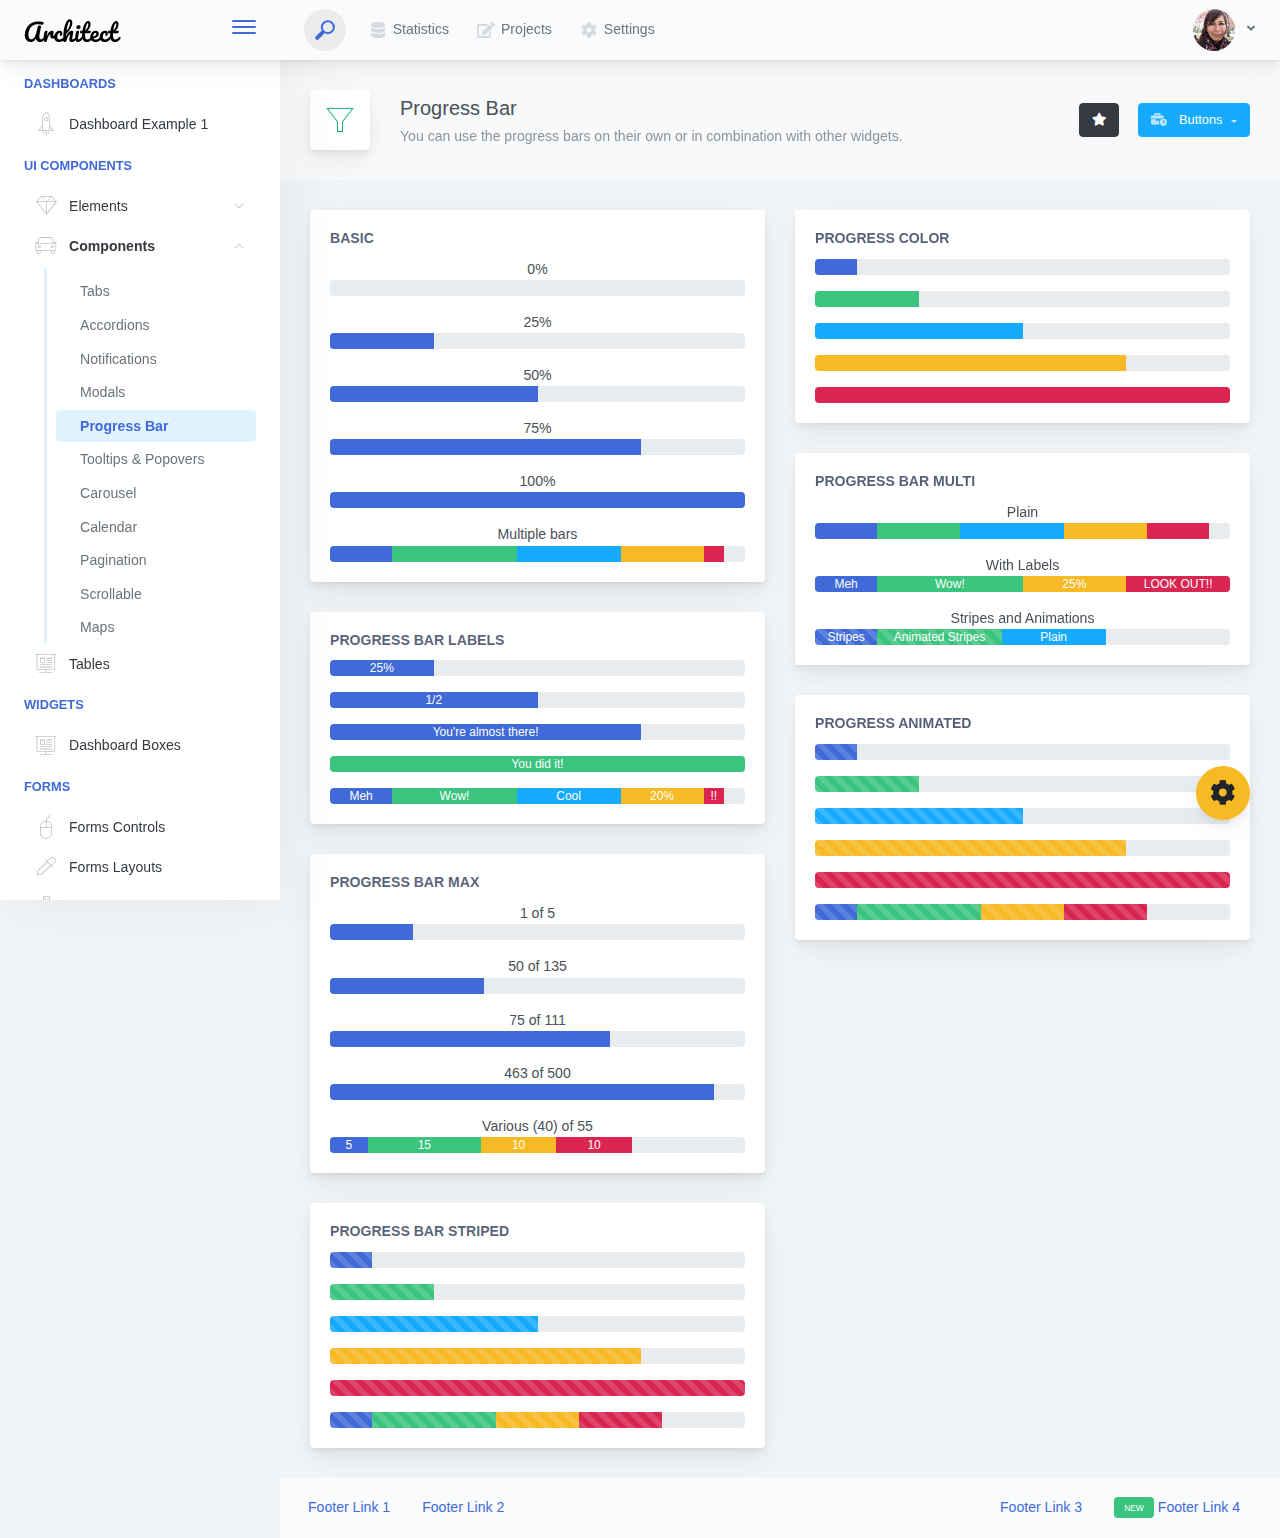
<file: dashboard/components-progress-bar.html>
<!doctype html>
<html lang="en">

<head>
    <meta charset="utf-8">
    <meta http-equiv="X-UA-Compatible" content="IE=edge">
    <meta http-equiv="Content-Language" content="en">
    <meta http-equiv="Content-Type" content="text/html; charset=utf-8"/>
    <title>Progress Bar - You can use the progress bars on their own or in combination with other widgets.</title>
    <meta name="viewport" content="width=device-width, initial-scale=1, maximum-scale=1, user-scalable=no, shrink-to-fit=no" />
    <meta name="description" content="You can use the progress bars on their own or in combination with other widgets.">
    <meta name="msapplication-tap-highlight" content="no">
    <!--
    =========================================================
    * ArchitectUI HTML Theme Dashboard - v1.0.0
    =========================================================
    * Product Page: https://dashboardpack.com
    * Copyright 2019 DashboardPack (https://dashboardpack.com)
    * Licensed under MIT (https://github.com/DashboardPack/architectui-html-theme-free/blob/master/LICENSE)
    =========================================================
    * The above copyright notice and this permission notice shall be included in all copies or substantial portions of the Software.
    -->
<link href="./main.css" rel="stylesheet"></head>
<body>
    <div class="app-container app-theme-white body-tabs-shadow fixed-sidebar fixed-header">
        <div class="app-header header-shadow">
            <div class="app-header__logo">
                <div class="logo-src"></div>
                <div class="header__pane ml-auto">
                    <div>
                        <button type="button" class="hamburger close-sidebar-btn hamburger--elastic" data-class="closed-sidebar">
                            <span class="hamburger-box">
                                <span class="hamburger-inner"></span>
                            </span>
                        </button>
                    </div>
                </div>
            </div>
            <div class="app-header__mobile-menu">
                <div>
                    <button type="button" class="hamburger hamburger--elastic mobile-toggle-nav">
                        <span class="hamburger-box">
                            <span class="hamburger-inner"></span>
                        </span>
                    </button>
                </div>
            </div>
            <div class="app-header__menu">
                <span>
                    <button type="button" class="btn-icon btn-icon-only btn btn-primary btn-sm mobile-toggle-header-nav">
                        <span class="btn-icon-wrapper">
                            <i class="fa fa-ellipsis-v fa-w-6"></i>
                        </span>
                    </button>
                </span>
            </div>    <div class="app-header__content">
                <div class="app-header-left">
                    <div class="search-wrapper">
                        <div class="input-holder">
                            <input type="text" class="search-input" placeholder="Type to search">
                            <button class="search-icon"><span></span></button>
                        </div>
                        <button class="close"></button>
                    </div>
                    <ul class="header-menu nav">
                        <li class="nav-item">
                            <a href="javascript:void(0);" class="nav-link">
                                <i class="nav-link-icon fa fa-database"> </i>
                                Statistics
                            </a>
                        </li>
                        <li class="btn-group nav-item">
                            <a href="javascript:void(0);" class="nav-link">
                                <i class="nav-link-icon fa fa-edit"></i>
                                Projects
                            </a>
                        </li>
                        <li class="dropdown nav-item">
                            <a href="javascript:void(0);" class="nav-link">
                                <i class="nav-link-icon fa fa-cog"></i>
                                Settings
                            </a>
                        </li>
                    </ul>        </div>
                <div class="app-header-right">
                    <div class="header-btn-lg pr-0">
                        <div class="widget-content p-0">
                            <div class="widget-content-wrapper">
                                <div class="widget-content-left">
                                    <div class="btn-group">
                                        <a data-toggle="dropdown" aria-haspopup="true" aria-expanded="false" class="p-0 btn">
                                            <img width="42" class="rounded-circle" src="assets/images/avatars/1.jpg" alt="">
                                            <i class="fa fa-angle-down ml-2 opacity-8"></i>
                                        </a>
                                        <div tabindex="-1" role="menu" aria-hidden="true" class="dropdown-menu dropdown-menu-right">
                                            <button type="button" tabindex="0" class="dropdown-item">User Account</button>
                                            <button type="button" tabindex="0" class="dropdown-item">Settings</button>
                                            <h6 tabindex="-1" class="dropdown-header">Header</h6>
                                            <button type="button" tabindex="0" class="dropdown-item">Actions</button>
                                            <div tabindex="-1" class="dropdown-divider"></div>
                                            <button type="button" tabindex="0" class="dropdown-item">Dividers</button>
                                        </div>
                                    </div>
                                </div>
                                <div class="widget-content-left  ml-3 header-user-info">
                                    <div class="widget-heading">
                                        Alina Mclourd
                                    </div>
                                    <div class="widget-subheading">
                                        VP People Manager
                                    </div>
                                </div>
                                <div class="widget-content-right header-user-info ml-3">
                                    <button type="button" class="btn-shadow p-1 btn btn-primary btn-sm show-toastr-example">
                                        <i class="fa text-white fa-calendar pr-1 pl-1"></i>
                                    </button>
                                </div>
                            </div>
                        </div>
                    </div>        </div>
            </div>
        </div>        <div class="ui-theme-settings">
            <button type="button" id="TooltipDemo" class="btn-open-options btn btn-warning">
                <i class="fa fa-cog fa-w-16 fa-spin fa-2x"></i>
            </button>
            <div class="theme-settings__inner">
                <div class="scrollbar-container">
                    <div class="theme-settings__options-wrapper">
                        <h3 class="themeoptions-heading">Layout Options
                        </h3>
                        <div class="p-3">
                            <ul class="list-group">
                                <li class="list-group-item">
                                    <div class="widget-content p-0">
                                        <div class="widget-content-wrapper">
                                            <div class="widget-content-left mr-3">
                                                <div class="switch has-switch switch-container-class" data-class="fixed-header">
                                                    <div class="switch-animate switch-on">
                                                        <input type="checkbox" checked data-toggle="toggle" data-onstyle="success">
                                                    </div>
                                                </div>
                                            </div>
                                            <div class="widget-content-left">
                                                <div class="widget-heading">Fixed Header
                                                </div>
                                                <div class="widget-subheading">Makes the header top fixed, always visible!
                                                </div>
                                            </div>
                                        </div>
                                    </div>
                                </li>
                                <li class="list-group-item">
                                    <div class="widget-content p-0">
                                        <div class="widget-content-wrapper">
                                            <div class="widget-content-left mr-3">
                                                <div class="switch has-switch switch-container-class" data-class="fixed-sidebar">
                                                    <div class="switch-animate switch-on">
                                                        <input type="checkbox" checked data-toggle="toggle" data-onstyle="success">
                                                    </div>
                                                </div>
                                            </div>
                                            <div class="widget-content-left">
                                                <div class="widget-heading">Fixed Sidebar
                                                </div>
                                                <div class="widget-subheading">Makes the sidebar left fixed, always visible!
                                                </div>
                                            </div>
                                        </div>
                                    </div>
                                </li>
                                <li class="list-group-item">
                                    <div class="widget-content p-0">
                                        <div class="widget-content-wrapper">
                                            <div class="widget-content-left mr-3">
                                                <div class="switch has-switch switch-container-class" data-class="fixed-footer">
                                                    <div class="switch-animate switch-off">
                                                        <input type="checkbox" data-toggle="toggle" data-onstyle="success">
                                                    </div>
                                                </div>
                                            </div>
                                            <div class="widget-content-left">
                                                <div class="widget-heading">Fixed Footer
                                                </div>
                                                <div class="widget-subheading">Makes the app footer bottom fixed, always visible!
                                                </div>
                                            </div>
                                        </div>
                                    </div>
                                </li>
                            </ul>
                        </div>
                        <h3 class="themeoptions-heading">
                            <div>
                                Header Options
                            </div>
                            <button type="button" class="btn-pill btn-shadow btn-wide ml-auto btn btn-focus btn-sm switch-header-cs-class" data-class="">
                                Restore Default
                            </button>
                        </h3>
                        <div class="p-3">
                            <ul class="list-group">
                                <li class="list-group-item">
                                    <h5 class="pb-2">Choose Color Scheme
                                    </h5>
                                    <div class="theme-settings-swatches">
                                        <div class="swatch-holder bg-primary switch-header-cs-class" data-class="bg-primary header-text-light">
                                        </div>
                                        <div class="swatch-holder bg-secondary switch-header-cs-class" data-class="bg-secondary header-text-light">
                                        </div>
                                        <div class="swatch-holder bg-success switch-header-cs-class" data-class="bg-success header-text-dark">
                                        </div>
                                        <div class="swatch-holder bg-info switch-header-cs-class" data-class="bg-info header-text-dark">
                                        </div>
                                        <div class="swatch-holder bg-warning switch-header-cs-class" data-class="bg-warning header-text-dark">
                                        </div>
                                        <div class="swatch-holder bg-danger switch-header-cs-class" data-class="bg-danger header-text-light">
                                        </div>
                                        <div class="swatch-holder bg-light switch-header-cs-class" data-class="bg-light header-text-dark">
                                        </div>
                                        <div class="swatch-holder bg-dark switch-header-cs-class" data-class="bg-dark header-text-light">
                                        </div>
                                        <div class="swatch-holder bg-focus switch-header-cs-class" data-class="bg-focus header-text-light">
                                        </div>
                                        <div class="swatch-holder bg-alternate switch-header-cs-class" data-class="bg-alternate header-text-light">
                                        </div>
                                        <div class="divider">
                                        </div>
                                        <div class="swatch-holder bg-vicious-stance switch-header-cs-class" data-class="bg-vicious-stance header-text-light">
                                        </div>
                                        <div class="swatch-holder bg-midnight-bloom switch-header-cs-class" data-class="bg-midnight-bloom header-text-light">
                                        </div>
                                        <div class="swatch-holder bg-night-sky switch-header-cs-class" data-class="bg-night-sky header-text-light">
                                        </div>
                                        <div class="swatch-holder bg-slick-carbon switch-header-cs-class" data-class="bg-slick-carbon header-text-light">
                                        </div>
                                        <div class="swatch-holder bg-asteroid switch-header-cs-class" data-class="bg-asteroid header-text-light">
                                        </div>
                                        <div class="swatch-holder bg-royal switch-header-cs-class" data-class="bg-royal header-text-light">
                                        </div>
                                        <div class="swatch-holder bg-warm-flame switch-header-cs-class" data-class="bg-warm-flame header-text-dark">
                                        </div>
                                        <div class="swatch-holder bg-night-fade switch-header-cs-class" data-class="bg-night-fade header-text-dark">
                                        </div>
                                        <div class="swatch-holder bg-sunny-morning switch-header-cs-class" data-class="bg-sunny-morning header-text-dark">
                                        </div>
                                        <div class="swatch-holder bg-tempting-azure switch-header-cs-class" data-class="bg-tempting-azure header-text-dark">
                                        </div>
                                        <div class="swatch-holder bg-amy-crisp switch-header-cs-class" data-class="bg-amy-crisp header-text-dark">
                                        </div>
                                        <div class="swatch-holder bg-heavy-rain switch-header-cs-class" data-class="bg-heavy-rain header-text-dark">
                                        </div>
                                        <div class="swatch-holder bg-mean-fruit switch-header-cs-class" data-class="bg-mean-fruit header-text-dark">
                                        </div>
                                        <div class="swatch-holder bg-malibu-beach switch-header-cs-class" data-class="bg-malibu-beach header-text-light">
                                        </div>
                                        <div class="swatch-holder bg-deep-blue switch-header-cs-class" data-class="bg-deep-blue header-text-dark">
                                        </div>
                                        <div class="swatch-holder bg-ripe-malin switch-header-cs-class" data-class="bg-ripe-malin header-text-light">
                                        </div>
                                        <div class="swatch-holder bg-arielle-smile switch-header-cs-class" data-class="bg-arielle-smile header-text-light">
                                        </div>
                                        <div class="swatch-holder bg-plum-plate switch-header-cs-class" data-class="bg-plum-plate header-text-light">
                                        </div>
                                        <div class="swatch-holder bg-happy-fisher switch-header-cs-class" data-class="bg-happy-fisher header-text-dark">
                                        </div>
                                        <div class="swatch-holder bg-happy-itmeo switch-header-cs-class" data-class="bg-happy-itmeo header-text-light">
                                        </div>
                                        <div class="swatch-holder bg-mixed-hopes switch-header-cs-class" data-class="bg-mixed-hopes header-text-light">
                                        </div>
                                        <div class="swatch-holder bg-strong-bliss switch-header-cs-class" data-class="bg-strong-bliss header-text-light">
                                        </div>
                                        <div class="swatch-holder bg-grow-early switch-header-cs-class" data-class="bg-grow-early header-text-light">
                                        </div>
                                        <div class="swatch-holder bg-love-kiss switch-header-cs-class" data-class="bg-love-kiss header-text-light">
                                        </div>
                                        <div class="swatch-holder bg-premium-dark switch-header-cs-class" data-class="bg-premium-dark header-text-light">
                                        </div>
                                        <div class="swatch-holder bg-happy-green switch-header-cs-class" data-class="bg-happy-green header-text-light">
                                        </div>
                                    </div>
                                </li>
                            </ul>
                        </div>
                        <h3 class="themeoptions-heading">
                            <div>Sidebar Options</div>
                            <button type="button" class="btn-pill btn-shadow btn-wide ml-auto btn btn-focus btn-sm switch-sidebar-cs-class" data-class="">
                                Restore Default
                            </button>
                        </h3>
                        <div class="p-3">
                            <ul class="list-group">
                                <li class="list-group-item">
                                    <h5 class="pb-2">Choose Color Scheme
                                    </h5>
                                    <div class="theme-settings-swatches">
                                        <div class="swatch-holder bg-primary switch-sidebar-cs-class" data-class="bg-primary sidebar-text-light">
                                        </div>
                                        <div class="swatch-holder bg-secondary switch-sidebar-cs-class" data-class="bg-secondary sidebar-text-light">
                                        </div>
                                        <div class="swatch-holder bg-success switch-sidebar-cs-class" data-class="bg-success sidebar-text-dark">
                                        </div>
                                        <div class="swatch-holder bg-info switch-sidebar-cs-class" data-class="bg-info sidebar-text-dark">
                                        </div>
                                        <div class="swatch-holder bg-warning switch-sidebar-cs-class" data-class="bg-warning sidebar-text-dark">
                                        </div>
                                        <div class="swatch-holder bg-danger switch-sidebar-cs-class" data-class="bg-danger sidebar-text-light">
                                        </div>
                                        <div class="swatch-holder bg-light switch-sidebar-cs-class" data-class="bg-light sidebar-text-dark">
                                        </div>
                                        <div class="swatch-holder bg-dark switch-sidebar-cs-class" data-class="bg-dark sidebar-text-light">
                                        </div>
                                        <div class="swatch-holder bg-focus switch-sidebar-cs-class" data-class="bg-focus sidebar-text-light">
                                        </div>
                                        <div class="swatch-holder bg-alternate switch-sidebar-cs-class" data-class="bg-alternate sidebar-text-light">
                                        </div>
                                        <div class="divider">
                                        </div>
                                        <div class="swatch-holder bg-vicious-stance switch-sidebar-cs-class" data-class="bg-vicious-stance sidebar-text-light">
                                        </div>
                                        <div class="swatch-holder bg-midnight-bloom switch-sidebar-cs-class" data-class="bg-midnight-bloom sidebar-text-light">
                                        </div>
                                        <div class="swatch-holder bg-night-sky switch-sidebar-cs-class" data-class="bg-night-sky sidebar-text-light">
                                        </div>
                                        <div class="swatch-holder bg-slick-carbon switch-sidebar-cs-class" data-class="bg-slick-carbon sidebar-text-light">
                                        </div>
                                        <div class="swatch-holder bg-asteroid switch-sidebar-cs-class" data-class="bg-asteroid sidebar-text-light">
                                        </div>
                                        <div class="swatch-holder bg-royal switch-sidebar-cs-class" data-class="bg-royal sidebar-text-light">
                                        </div>
                                        <div class="swatch-holder bg-warm-flame switch-sidebar-cs-class" data-class="bg-warm-flame sidebar-text-dark">
                                        </div>
                                        <div class="swatch-holder bg-night-fade switch-sidebar-cs-class" data-class="bg-night-fade sidebar-text-dark">
                                        </div>
                                        <div class="swatch-holder bg-sunny-morning switch-sidebar-cs-class" data-class="bg-sunny-morning sidebar-text-dark">
                                        </div>
                                        <div class="swatch-holder bg-tempting-azure switch-sidebar-cs-class" data-class="bg-tempting-azure sidebar-text-dark">
                                        </div>
                                        <div class="swatch-holder bg-amy-crisp switch-sidebar-cs-class" data-class="bg-amy-crisp sidebar-text-dark">
                                        </div>
                                        <div class="swatch-holder bg-heavy-rain switch-sidebar-cs-class" data-class="bg-heavy-rain sidebar-text-dark">
                                        </div>
                                        <div class="swatch-holder bg-mean-fruit switch-sidebar-cs-class" data-class="bg-mean-fruit sidebar-text-dark">
                                        </div>
                                        <div class="swatch-holder bg-malibu-beach switch-sidebar-cs-class" data-class="bg-malibu-beach sidebar-text-light">
                                        </div>
                                        <div class="swatch-holder bg-deep-blue switch-sidebar-cs-class" data-class="bg-deep-blue sidebar-text-dark">
                                        </div>
                                        <div class="swatch-holder bg-ripe-malin switch-sidebar-cs-class" data-class="bg-ripe-malin sidebar-text-light">
                                        </div>
                                        <div class="swatch-holder bg-arielle-smile switch-sidebar-cs-class" data-class="bg-arielle-smile sidebar-text-light">
                                        </div>
                                        <div class="swatch-holder bg-plum-plate switch-sidebar-cs-class" data-class="bg-plum-plate sidebar-text-light">
                                        </div>
                                        <div class="swatch-holder bg-happy-fisher switch-sidebar-cs-class" data-class="bg-happy-fisher sidebar-text-dark">
                                        </div>
                                        <div class="swatch-holder bg-happy-itmeo switch-sidebar-cs-class" data-class="bg-happy-itmeo sidebar-text-light">
                                        </div>
                                        <div class="swatch-holder bg-mixed-hopes switch-sidebar-cs-class" data-class="bg-mixed-hopes sidebar-text-light">
                                        </div>
                                        <div class="swatch-holder bg-strong-bliss switch-sidebar-cs-class" data-class="bg-strong-bliss sidebar-text-light">
                                        </div>
                                        <div class="swatch-holder bg-grow-early switch-sidebar-cs-class" data-class="bg-grow-early sidebar-text-light">
                                        </div>
                                        <div class="swatch-holder bg-love-kiss switch-sidebar-cs-class" data-class="bg-love-kiss sidebar-text-light">
                                        </div>
                                        <div class="swatch-holder bg-premium-dark switch-sidebar-cs-class" data-class="bg-premium-dark sidebar-text-light">
                                        </div>
                                        <div class="swatch-holder bg-happy-green switch-sidebar-cs-class" data-class="bg-happy-green sidebar-text-light">
                                        </div>
                                    </div>
                                </li>
                            </ul>
                        </div>
                        <h3 class="themeoptions-heading">
                            <div>Main Content Options</div>
                            <button type="button" class="btn-pill btn-shadow btn-wide ml-auto active btn btn-focus btn-sm">Restore Default
                            </button>
                        </h3>
                        <div class="p-3">
                            <ul class="list-group">
                                <li class="list-group-item">
                                    <h5 class="pb-2">Page Section Tabs
                                    </h5>
                                    <div class="theme-settings-swatches">
                                        <div role="group" class="mt-2 btn-group">
                                            <button type="button" class="btn-wide btn-shadow btn-primary btn btn-secondary switch-theme-class" data-class="body-tabs-line">
                                                Line
                                            </button>
                                            <button type="button" class="btn-wide btn-shadow btn-primary active btn btn-secondary switch-theme-class" data-class="body-tabs-shadow">
                                                Shadow
                                            </button>
                                        </div>
                                    </div>
                                </li>
                            </ul>
                        </div>
                    </div>
                </div>
            </div>
        </div>        <div class="app-main">
                <div class="app-sidebar sidebar-shadow">
                    <div class="app-header__logo">
                        <div class="logo-src"></div>
                        <div class="header__pane ml-auto">
                            <div>
                                <button type="button" class="hamburger close-sidebar-btn hamburger--elastic" data-class="closed-sidebar">
                                    <span class="hamburger-box">
                                        <span class="hamburger-inner"></span>
                                    </span>
                                </button>
                            </div>
                        </div>
                    </div>
                    <div class="app-header__mobile-menu">
                        <div>
                            <button type="button" class="hamburger hamburger--elastic mobile-toggle-nav">
                                <span class="hamburger-box">
                                    <span class="hamburger-inner"></span>
                                </span>
                            </button>
                        </div>
                    </div>
                    <div class="app-header__menu">
                        <span>
                            <button type="button" class="btn-icon btn-icon-only btn btn-primary btn-sm mobile-toggle-header-nav">
                                <span class="btn-icon-wrapper">
                                    <i class="fa fa-ellipsis-v fa-w-6"></i>
                                </span>
                            </button>
                        </span>
                    </div>    <div class="scrollbar-sidebar">
                        <div class="app-sidebar__inner">
                            <ul class="vertical-nav-menu">
                                <li class="app-sidebar__heading">Dashboards</li>
                                <li>
                                    <a href="index.html">
                                        <i class="metismenu-icon pe-7s-rocket"></i>
                                        Dashboard Example 1
                                    </a>
                                </li>
                                <li class="app-sidebar__heading">UI Components</li>
                                <li
                                    
                                    
                                    
                                    
                                    
                                    
                                    
                                    
                                >
                                    <a href="#">
                                        <i class="metismenu-icon pe-7s-diamond"></i>
                                        Elements
                                        <i class="metismenu-state-icon pe-7s-angle-down caret-left"></i>
                                    </a>
                                    <ul
                                        
                                        
                                        
                                        
                                        
                                        
                                        
                                        
                                    >
                                        <li>
                                            <a href="elements-buttons-standard.html">
                                                <i class="metismenu-icon"></i>
                                                Buttons
                                            </a>
                                        </li>
                                        <li>
                                            <a href="elements-dropdowns.html">
                                                <i class="metismenu-icon">
                                                </i>Dropdowns
                                            </a>
                                        </li>
                                        <li>
                                            <a href="elements-icons.html">
                                                <i class="metismenu-icon">
                                                </i>Icons
                                            </a>
                                        </li>
                                        <li>
                                            <a href="elements-badges-labels.html">
                                                <i class="metismenu-icon">
                                                </i>Badges
                                            </a>
                                        </li>
                                        <li>
                                            <a href="elements-cards.html">
                                                <i class="metismenu-icon">
                                                </i>Cards
                                            </a>
                                        </li>
                                        <li>
                                            <a href="elements-list-group.html">
                                                <i class="metismenu-icon">
                                                </i>List Groups
                                            </a>
                                        </li>
                                        <li>
                                            <a href="elements-navigation.html">
                                                <i class="metismenu-icon">
                                                </i>Navigation Menus
                                            </a>
                                        </li>
                                        <li>
                                            <a href="elements-utilities.html">
                                                <i class="metismenu-icon">
                                                </i>Utilities
                                            </a>
                                        </li>
                                    </ul>
                                </li>
                                <li
                                    
                                    
                                    
                                    
                                     class="mm-active"
                                    
                                    
                                    
                                    
                                    
                                    
                                >
                                    <a href="#">
                                        <i class="metismenu-icon pe-7s-car"></i>
                                        Components
                                        <i class="metismenu-state-icon pe-7s-angle-down caret-left"></i>
                                    </a>
                                    <ul
                                        
                                        
                                        
                                        
                                         class="mm-show"
                                        
                                        
                                        
                                        
                                        
                                        
                                    >
                                        <li>
                                            <a href="components-tabs.html">
                                                <i class="metismenu-icon">
                                                </i>Tabs
                                            </a>
                                        </li>
                                        <li>
                                            <a href="components-accordions.html">
                                                <i class="metismenu-icon">
                                                </i>Accordions
                                            </a>
                                        </li>
                                        <li>
                                            <a href="components-notifications.html">
                                                <i class="metismenu-icon">
                                                </i>Notifications
                                            </a>
                                        </li>
                                        <li>
                                            <a href="components-modals.html">
                                                <i class="metismenu-icon">
                                                </i>Modals
                                            </a>
                                        </li>
                                        <li>
                                            <a href="components-progress-bar.html" class="mm-active">
                                                <i class="metismenu-icon">
                                                </i>Progress Bar
                                            </a>
                                        </li>
                                        <li>
                                            <a href="components-tooltips-popovers.html">
                                                <i class="metismenu-icon">
                                                </i>Tooltips &amp; Popovers
                                            </a>
                                        </li>
                                        <li>
                                            <a href="components-carousel.html">
                                                <i class="metismenu-icon">
                                                </i>Carousel
                                            </a>
                                        </li>
                                        <li>
                                            <a href="components-calendar.html">
                                                <i class="metismenu-icon">
                                                </i>Calendar
                                            </a>
                                        </li>
                                        <li>
                                            <a href="components-pagination.html">
                                                <i class="metismenu-icon">
                                                </i>Pagination
                                            </a>
                                        </li>
                                        <li>
                                            <a href="components-scrollable-elements.html">
                                                <i class="metismenu-icon">
                                                </i>Scrollable
                                            </a>
                                        </li>
                                        <li>
                                            <a href="components-maps.html">
                                                <i class="metismenu-icon">
                                                </i>Maps
                                            </a>
                                        </li>
                                    </ul>
                                </li>
                                <li  >
                                    <a href="tables-regular.html">
                                        <i class="metismenu-icon pe-7s-display2"></i>
                                        Tables
                                    </a>
                                </li>
                                <li class="app-sidebar__heading">Widgets</li>
                                <li>
                                    <a href="dashboard-boxes.html">
                                        <i class="metismenu-icon pe-7s-display2"></i>
                                        Dashboard Boxes
                                    </a>
                                </li>
                                <li class="app-sidebar__heading">Forms</li>
                                <li>
                                    <a href="forms-controls.html">
                                        <i class="metismenu-icon pe-7s-mouse">
                                        </i>Forms Controls
                                    </a>
                                </li>
                                <li>
                                    <a href="forms-layouts.html">
                                        <i class="metismenu-icon pe-7s-eyedropper">
                                        </i>Forms Layouts
                                    </a>
                                </li>
                                <li>
                                    <a href="forms-validation.html">
                                        <i class="metismenu-icon pe-7s-pendrive">
                                        </i>Forms Validation
                                    </a>
                                </li>
                                <li class="app-sidebar__heading">Charts</li>
                                <li>
                                    <a href="charts-chartjs.html">
                                        <i class="metismenu-icon pe-7s-graph2">
                                        </i>ChartJS
                                    </a>
                                </li>
                                <li class="app-sidebar__heading">PRO Version</li>
                                <li>
                                    <a href="https://dashboardpack.com/theme-details/architectui-dashboard-html-pro/" target="_blank">
                                        <i class="metismenu-icon pe-7s-graph2">
                                        </i>
                                        Upgrade to PRO
                                    </a>
                                </li>
                            </ul>
                        </div>
                    </div>
                </div>    <div class="app-main__outer">
                    <div class="app-main__inner">
                        <div class="app-page-title">
                            <div class="page-title-wrapper">
                                <div class="page-title-heading">
                                    <div class="page-title-icon">
                                        <i class="pe-7s-filter icon-gradient bg-grow-early">
                                        </i>
                                    </div>
                                    <div>Progress Bar
                                        <div class="page-title-subheading">You can use the progress bars on their own or in combination with other widgets.
                                        </div>
                                    </div>
                                </div>
                                <div class="page-title-actions">
                                    <button type="button" data-toggle="tooltip" title="Example Tooltip" data-placement="bottom" class="btn-shadow mr-3 btn btn-dark">
                                        <i class="fa fa-star"></i>
                                    </button>
                                    <div class="d-inline-block dropdown">
                                        <button type="button" data-toggle="dropdown" aria-haspopup="true" aria-expanded="false" class="btn-shadow dropdown-toggle btn btn-info">
                                            <span class="btn-icon-wrapper pr-2 opacity-7">
                                                <i class="fa fa-business-time fa-w-20"></i>
                                            </span>
                                            Buttons
                                        </button>
                                        <div tabindex="-1" role="menu" aria-hidden="true" class="dropdown-menu dropdown-menu-right">
                                            <ul class="nav flex-column">
                                                <li class="nav-item">
                                                    <a href="javascript:void(0);" class="nav-link">
                                                        <i class="nav-link-icon lnr-inbox"></i>
                                                        <span>
                                                            Inbox
                                                        </span>
                                                        <div class="ml-auto badge badge-pill badge-secondary">86</div>
                                                    </a>
                                                </li>
                                                <li class="nav-item">
                                                    <a href="javascript:void(0);" class="nav-link">
                                                        <i class="nav-link-icon lnr-book"></i>
                                                        <span>
                                                            Book
                                                        </span>
                                                        <div class="ml-auto badge badge-pill badge-danger">5</div>
                                                    </a>
                                                </li>
                                                <li class="nav-item">
                                                    <a href="javascript:void(0);" class="nav-link">
                                                        <i class="nav-link-icon lnr-picture"></i>
                                                        <span>
                                                            Picture
                                                        </span>
                                                    </a>
                                                </li>
                                                <li class="nav-item">
                                                    <a disabled href="javascript:void(0);" class="nav-link disabled">
                                                        <i class="nav-link-icon lnr-file-empty"></i>
                                                        <span>
                                                            File Disabled
                                                        </span>
                                                    </a>
                                                </li>
                                            </ul>
                                        </div>
                                    </div>
                                </div>    </div>
                        </div>            <div class="row">
                            <div class="col-md-6">
                                <div class="main-card mb-3 card">
                                    <div class="card-body"><h5 class="card-title">Basic</h5>
                                        <div class="text-center">0%</div>
                                        <div class="mb-3 progress">
                                            <div class="progress-bar" role="progressbar" aria-valuenow="0" aria-valuemin="0" aria-valuemax="100" style="width: 0%;"></div>
                                        </div>
                                        <div class="text-center">25%</div>
                                        <div class="mb-3 progress">
                                            <div class="progress-bar" role="progressbar" aria-valuenow="25" aria-valuemin="0" aria-valuemax="100" style="width: 25%;"></div>
                                        </div>
                                        <div class="text-center">50%</div>
                                        <div class="mb-3 progress">
                                            <div class="progress-bar" role="progressbar" aria-valuenow="50" aria-valuemin="0" aria-valuemax="100" style="width: 50%;"></div>
                                        </div>
                                        <div class="text-center">75%</div>
                                        <div class="mb-3 progress">
                                            <div class="progress-bar" role="progressbar" aria-valuenow="75" aria-valuemin="0" aria-valuemax="100" style="width: 75%;"></div>
                                        </div>
                                        <div class="text-center">100%</div>
                                        <div class="mb-3 progress">
                                            <div class="progress-bar" role="progressbar" aria-valuenow="100" aria-valuemin="0" aria-valuemax="100" style="width: 100%;"></div>
                                        </div>
                                        <div class="text-center">Multiple bars</div>
                                        <div class="progress">
                                            <div class="progress-bar" role="progressbar" aria-valuenow="15" aria-valuemin="0" aria-valuemax="100" style="width: 15%;"></div>
                                            <div class="progress-bar bg-success" role="progressbar" aria-valuenow="30" aria-valuemin="0" aria-valuemax="100" style="width: 30%;"></div>
                                            <div class="progress-bar bg-info" role="progressbar" aria-valuenow="25" aria-valuemin="0" aria-valuemax="100" style="width: 25%;"></div>
                                            <div class="progress-bar bg-warning" role="progressbar" aria-valuenow="20" aria-valuemin="0" aria-valuemax="100" style="width: 20%;"></div>
                                            <div class="progress-bar bg-danger" role="progressbar" aria-valuenow="5" aria-valuemin="0" aria-valuemax="100" style="width: 5%;"></div>
                                        </div>
                                    </div>
                                </div>
                                <div class="main-card mb-3 card">
                                    <div class="card-body"><h5 class="card-title">Progress bar labels</h5>
                                        <div class="mb-3 progress">
                                            <div class="progress-bar" role="progressbar" aria-valuenow="25" aria-valuemin="0" aria-valuemax="100" style="width: 25%;">25%</div>
                                        </div>
                                        <div class="mb-3 progress">
                                            <div class="progress-bar" role="progressbar" aria-valuenow="50" aria-valuemin="0" aria-valuemax="100" style="width: 50%;">1/2</div>
                                        </div>
                                        <div class="mb-3 progress">
                                            <div class="progress-bar" role="progressbar" aria-valuenow="75" aria-valuemin="0" aria-valuemax="100" style="width: 75%;">You're almost there!</div>
                                        </div>
                                        <div class="mb-3 progress">
                                            <div class="progress-bar bg-success" role="progressbar" aria-valuenow="100" aria-valuemin="0" aria-valuemax="100" style="width: 100%;">You did it!</div>
                                        </div>
                                        <div class="progress">
                                            <div class="progress-bar" role="progressbar" aria-valuenow="15" aria-valuemin="0" aria-valuemax="100" style="width: 15%;">Meh</div>
                                            <div class="progress-bar bg-success" role="progressbar" aria-valuenow="30" aria-valuemin="0" aria-valuemax="100" style="width: 30%;">Wow!</div>
                                            <div class="progress-bar bg-info" role="progressbar" aria-valuenow="25" aria-valuemin="0" aria-valuemax="100" style="width: 25%;">Cool</div>
                                            <div class="progress-bar bg-warning" role="progressbar" aria-valuenow="20" aria-valuemin="0" aria-valuemax="100" style="width: 20%;">20%</div>
                                            <div class="progress-bar bg-danger" role="progressbar" aria-valuenow="5" aria-valuemin="0" aria-valuemax="100" style="width: 5%;">!!</div>
                                        </div>
                                    </div>
                                </div>
                                <div class="main-card mb-3 card">
                                    <div class="card-body"><h5 class="card-title">Progress bar max</h5>
                                        <div class="text-center">1 of 5</div>
                                        <div class="mb-3 progress">
                                            <div class="progress-bar" role="progressbar" aria-valuenow="1" aria-valuemin="0" aria-valuemax="5" style="width: 20%;"></div>
                                        </div>
                                        <div class="text-center">50 of 135</div>
                                        <div class="mb-3 progress">
                                            <div class="progress-bar" role="progressbar" aria-valuenow="50" aria-valuemin="0" aria-valuemax="135" style="width: 37.037%;"></div>
                                        </div>
                                        <div class="text-center">75 of 111</div>
                                        <div class="mb-3 progress">
                                            <div class="progress-bar" role="progressbar" aria-valuenow="75" aria-valuemin="0" aria-valuemax="111" style="width: 67.5676%;"></div>
                                        </div>
                                        <div class="text-center">463 of 500</div>
                                        <div class="mb-3 progress">
                                            <div class="progress-bar" role="progressbar" aria-valuenow="463" aria-valuemin="0" aria-valuemax="500" style="width: 92.6%;"></div>
                                        </div>
                                        <div class="text-center">Various (40) of 55</div>
                                        <div class="progress">
                                            <div class="progress-bar" role="progressbar" aria-valuenow="5" aria-valuemin="0" aria-valuemax="55" style="width: 9.09091%;">5</div>
                                            <div class="progress-bar bg-success" role="progressbar" aria-valuenow="15" aria-valuemin="0" aria-valuemax="55" style="width: 27.2727%;">15</div>
                                            <div class="progress-bar bg-warning" role="progressbar" aria-valuenow="10" aria-valuemin="0" aria-valuemax="55" style="width: 18.1818%;">10</div>
                                            <div class="progress-bar bg-danger" role="progressbar" aria-valuenow="10" aria-valuemin="0" aria-valuemax="55" style="width: 18.1818%;">10</div>
                                        </div>
                                    </div>
                                </div>
                                <div class="main-card mb-3 card">
                                    <div class="card-body"><h5 class="card-title">Progress bar striped</h5>
                                        <div class="mb-3 progress">
                                            <div class="progress-bar progress-bar-striped" role="progressbar" aria-valuenow="10" aria-valuemin="0" aria-valuemax="100" style="width: 10%;"></div>
                                        </div>
                                        <div class="mb-3 progress">
                                            <div class="progress-bar bg-success progress-bar-striped" role="progressbar" aria-valuenow="25" aria-valuemin="0" aria-valuemax="100" style="width: 25%;"></div>
                                        </div>
                                        <div class="mb-3 progress">
                                            <div class="progress-bar bg-info progress-bar-striped" role="progressbar" aria-valuenow="50" aria-valuemin="0" aria-valuemax="100" style="width: 50%;"></div>
                                        </div>
                                        <div class="mb-3 progress">
                                            <div class="progress-bar bg-warning progress-bar-striped" role="progressbar" aria-valuenow="75" aria-valuemin="0" aria-valuemax="100" style="width: 75%;"></div>
                                        </div>
                                        <div class="mb-3 progress">
                                            <div class="progress-bar bg-danger progress-bar-striped" role="progressbar" aria-valuenow="100" aria-valuemin="0" aria-valuemax="100" style="width: 100%;"></div>
                                        </div>
                                        <div class="progress">
                                            <div class="progress-bar progress-bar-striped" role="progressbar" aria-valuenow="10" aria-valuemin="0" aria-valuemax="100" style="width: 10%;"></div>
                                            <div class="progress-bar bg-success progress-bar-striped" role="progressbar" aria-valuenow="30" aria-valuemin="0" aria-valuemax="100" style="width: 30%;"></div>
                                            <div class="progress-bar bg-warning progress-bar-striped" role="progressbar" aria-valuenow="20" aria-valuemin="0" aria-valuemax="100" style="width: 20%;"></div>
                                            <div class="progress-bar bg-danger progress-bar-striped" role="progressbar" aria-valuenow="20" aria-valuemin="0" aria-valuemax="100" style="width: 20%;"></div>
                                        </div>
                                    </div>
                                </div>
                            </div>
                            <div class="col-md-6">
                                <div class="main-card mb-3 card">
                                    <div class="card-body"><h5 class="card-title">Progress color</h5>
                                        <div class="mb-3 progress">
                                            <div class="progress-bar" role="progressbar" aria-valuenow="10" aria-valuemin="0" aria-valuemax="100" style="width: 10%;"></div>
                                        </div>
                                        <div class="mb-3 progress">
                                            <div class="progress-bar bg-success" role="progressbar" aria-valuenow="25" aria-valuemin="0" aria-valuemax="100" style="width: 25%;"></div>
                                        </div>
                                        <div class="mb-3 progress">
                                            <div class="progress-bar bg-info" role="progressbar" aria-valuenow="50" aria-valuemin="0" aria-valuemax="100" style="width: 50%;"></div>
                                        </div>
                                        <div class="mb-3 progress">
                                            <div class="progress-bar bg-warning" role="progressbar" aria-valuenow="75" aria-valuemin="0" aria-valuemax="100" style="width: 75%;"></div>
                                        </div>
                                        <div class="progress">
                                            <div class="progress-bar bg-danger" role="progressbar" aria-valuenow="100" aria-valuemin="0" aria-valuemax="100" style="width: 100%;"></div>
                                        </div>
                                    </div>
                                </div>
                                <div class="main-card mb-3 card">
                                    <div class="card-body"><h5 class="card-title">Progress bar multi</h5>
                                        <div class="text-center">Plain</div>
                                        <div class="mb-3 progress">
                                            <div class="progress-bar" role="progressbar" aria-valuenow="15" aria-valuemin="0" aria-valuemax="100" style="width: 15%;"></div>
                                            <div class="progress-bar bg-success" role="progressbar" aria-valuenow="20" aria-valuemin="0" aria-valuemax="100" style="width: 20%;"></div>
                                            <div class="progress-bar bg-info" role="progressbar" aria-valuenow="25" aria-valuemin="0" aria-valuemax="100" style="width: 25%;"></div>
                                            <div class="progress-bar bg-warning" role="progressbar" aria-valuenow="20" aria-valuemin="0" aria-valuemax="100" style="width: 20%;"></div>
                                            <div class="progress-bar bg-danger" role="progressbar" aria-valuenow="15" aria-valuemin="0" aria-valuemax="100" style="width: 15%;"></div>
                                        </div>
                                        <div class="text-center">With Labels</div>
                                        <div class="mb-3 progress">
                                            <div class="progress-bar" role="progressbar" aria-valuenow="15" aria-valuemin="0" aria-valuemax="100" style="width: 15%;">Meh</div>
                                            <div class="progress-bar bg-success" role="progressbar" aria-valuenow="35" aria-valuemin="0" aria-valuemax="100" style="width: 35%;">Wow!</div>
                                            <div class="progress-bar bg-warning" role="progressbar" aria-valuenow="25" aria-valuemin="0" aria-valuemax="100" style="width: 25%;">25%</div>
                                            <div class="progress-bar bg-danger" role="progressbar" aria-valuenow="25" aria-valuemin="0" aria-valuemax="100" style="width: 25%;">LOOK OUT!!</div>
                                        </div>
                                        <div class="text-center">Stripes and Animations</div>
                                        <div class="progress">
                                            <div class="progress-bar progress-bar-striped" role="progressbar" aria-valuenow="15" aria-valuemin="0" aria-valuemax="100" style="width: 15%;">Stripes</div>
                                            <div class="progress-bar progress-bar-animated bg-success progress-bar-striped" role="progressbar" aria-valuenow="30" aria-valuemin="0" aria-valuemax="100" style="width: 30%;">Animated Stripes</div>
                                            <div class="progress-bar bg-info" role="progressbar" aria-valuenow="25" aria-valuemin="0" aria-valuemax="100" style="width: 25%;">Plain</div>
                                        </div>
                                    </div>
                                </div>
                                <div class="main-card mb-3 card">
                                    <div class="card-body"><h5 class="card-title">Progress animated</h5>
                                        <div class="mb-3 progress">
                                            <div class="progress-bar progress-bar-animated progress-bar-striped" role="progressbar" aria-valuenow="10" aria-valuemin="0" aria-valuemax="100" style="width: 10%;"></div>
                                        </div>
                                        <div class="mb-3 progress">
                                            <div class="progress-bar progress-bar-animated bg-success progress-bar-striped" role="progressbar" aria-valuenow="25" aria-valuemin="0" aria-valuemax="100" style="width: 25%;"></div>
                                        </div>
                                        <div class="mb-3 progress">
                                            <div class="progress-bar progress-bar-animated bg-info progress-bar-striped" role="progressbar" aria-valuenow="50" aria-valuemin="0" aria-valuemax="100" style="width: 50%;"></div>
                                        </div>
                                        <div class="mb-3 progress">
                                            <div class="progress-bar progress-bar-animated bg-warning progress-bar-striped" role="progressbar" aria-valuenow="75" aria-valuemin="0" aria-valuemax="100" style="width: 75%;"></div>
                                        </div>
                                        <div class="mb-3 progress">
                                            <div class="progress-bar progress-bar-animated bg-danger progress-bar-striped" role="progressbar" aria-valuenow="100" aria-valuemin="0" aria-valuemax="100" style="width: 100%;"></div>
                                        </div>
                                        <div class="progress">
                                            <div class="progress-bar progress-bar-animated progress-bar-striped" role="progressbar" aria-valuenow="10" aria-valuemin="0" aria-valuemax="100" style="width: 10%;"></div>
                                            <div class="progress-bar progress-bar-animated bg-success progress-bar-striped" role="progressbar" aria-valuenow="30" aria-valuemin="0" aria-valuemax="100" style="width: 30%;"></div>
                                            <div class="progress-bar progress-bar-animated bg-warning progress-bar-striped" role="progressbar" aria-valuenow="20" aria-valuemin="0" aria-valuemax="100" style="width: 20%;"></div>
                                            <div class="progress-bar progress-bar-animated bg-danger progress-bar-striped" role="progressbar" aria-valuenow="20" aria-valuemin="0" aria-valuemax="100" style="width: 20%;"></div>
                                        </div>
                                    </div>
                                </div>
                            </div>
                        </div>
                    </div>
                    <div class="app-wrapper-footer">
                        <div class="app-footer">
                            <div class="app-footer__inner">
                                <div class="app-footer-left">
                                    <ul class="nav">
                                        <li class="nav-item">
                                            <a href="javascript:void(0);" class="nav-link">
                                                Footer Link 1
                                            </a>
                                        </li>
                                        <li class="nav-item">
                                            <a href="javascript:void(0);" class="nav-link">
                                                Footer Link 2
                                            </a>
                                        </li>
                                    </ul>
                                </div>
                                <div class="app-footer-right">
                                    <ul class="nav">
                                        <li class="nav-item">
                                            <a href="javascript:void(0);" class="nav-link">
                                                Footer Link 3
                                            </a>
                                        </li>
                                        <li class="nav-item">
                                            <a href="javascript:void(0);" class="nav-link">
                                                <div class="badge badge-success mr-1 ml-0">
                                                    <small>NEW</small>
                                                </div>
                                                Footer Link 4
                                            </a>
                                        </li>
                                    </ul>
                                </div>
                            </div>
                        </div>
                    </div>    </div>
        </div>
    </div>
<script type="text/javascript" src="./assets/scripts/main.js"></script></body>
</html>
</file>
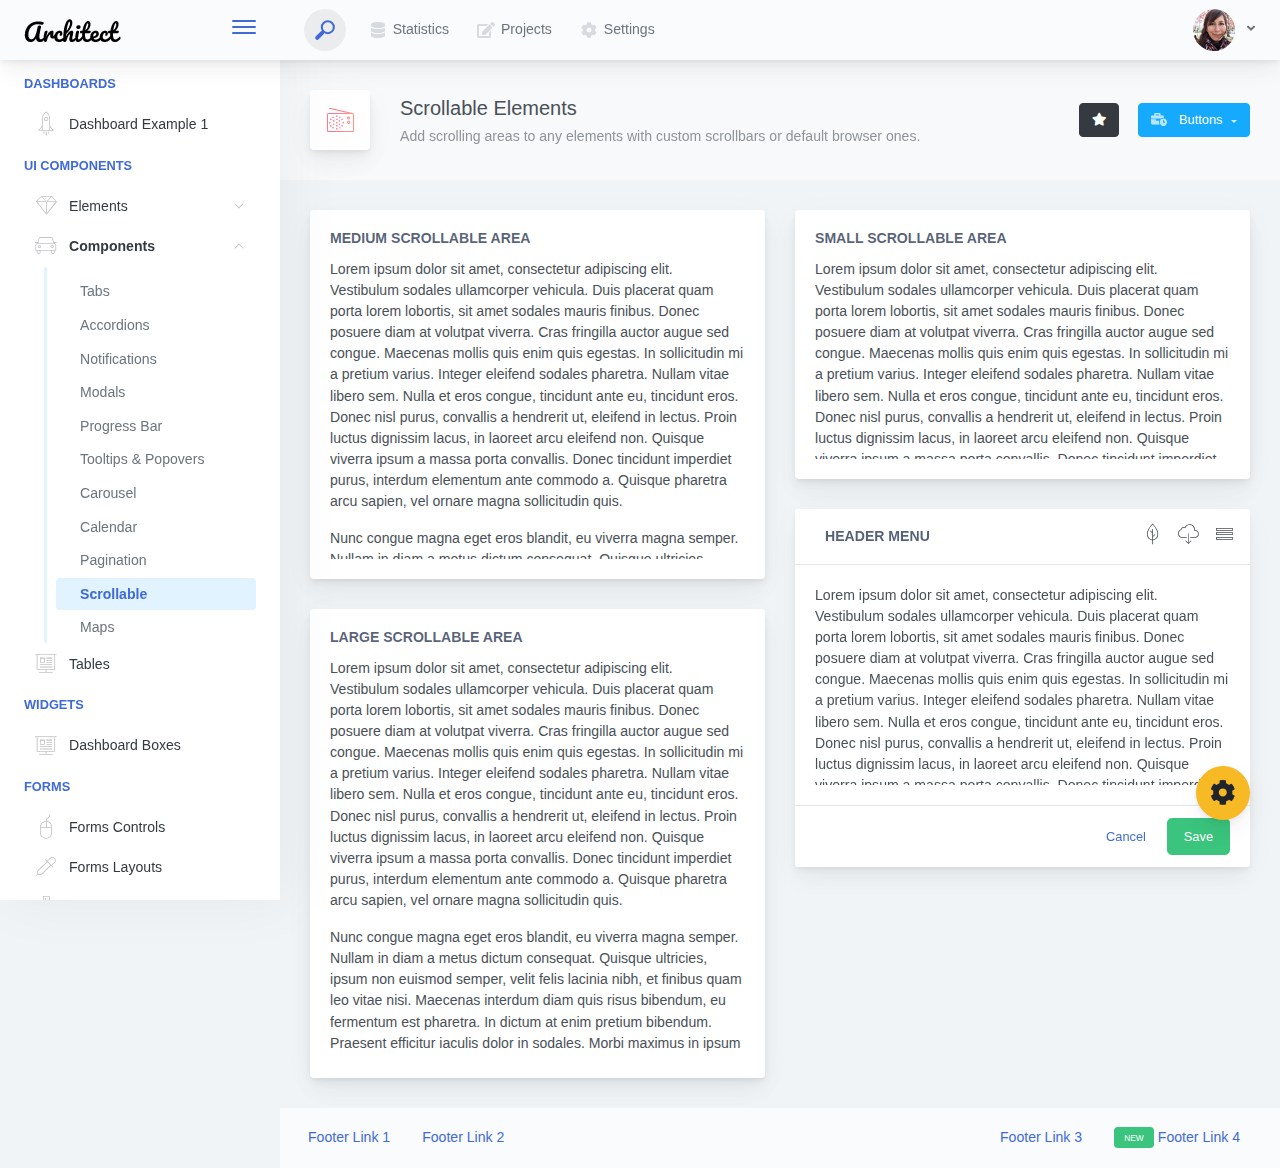
<file: dashboard/components-scrollable-elements.html>
<!doctype html>
<html lang="en">

<head>
    <meta charset="utf-8">
    <meta http-equiv="X-UA-Compatible" content="IE=edge">
    <meta http-equiv="Content-Language" content="en">
    <meta http-equiv="Content-Type" content="text/html; charset=utf-8"/>
    <title>Scrollable Elements - Add scrolling areas to any elements with custom scrollbars or default browser ones.</title>
    <meta name="viewport" content="width=device-width, initial-scale=1, maximum-scale=1, user-scalable=no, shrink-to-fit=no" />
    <meta name="description" content="Add scrolling areas to any elements with custom scrollbars or default browser ones.">
    <meta name="msapplication-tap-highlight" content="no">
    <!--
    =========================================================
    * ArchitectUI HTML Theme Dashboard - v1.0.0
    =========================================================
    * Product Page: https://dashboardpack.com
    * Copyright 2019 DashboardPack (https://dashboardpack.com)
    * Licensed under MIT (https://github.com/DashboardPack/architectui-html-theme-free/blob/master/LICENSE)
    =========================================================
    * The above copyright notice and this permission notice shall be included in all copies or substantial portions of the Software.
    -->
<link href="./main.css" rel="stylesheet"></head>
<body>
    <div class="app-container app-theme-white body-tabs-shadow fixed-sidebar fixed-header">
        <div class="app-header header-shadow">
            <div class="app-header__logo">
                <div class="logo-src"></div>
                <div class="header__pane ml-auto">
                    <div>
                        <button type="button" class="hamburger close-sidebar-btn hamburger--elastic" data-class="closed-sidebar">
                            <span class="hamburger-box">
                                <span class="hamburger-inner"></span>
                            </span>
                        </button>
                    </div>
                </div>
            </div>
            <div class="app-header__mobile-menu">
                <div>
                    <button type="button" class="hamburger hamburger--elastic mobile-toggle-nav">
                        <span class="hamburger-box">
                            <span class="hamburger-inner"></span>
                        </span>
                    </button>
                </div>
            </div>
            <div class="app-header__menu">
                <span>
                    <button type="button" class="btn-icon btn-icon-only btn btn-primary btn-sm mobile-toggle-header-nav">
                        <span class="btn-icon-wrapper">
                            <i class="fa fa-ellipsis-v fa-w-6"></i>
                        </span>
                    </button>
                </span>
            </div>    <div class="app-header__content">
                <div class="app-header-left">
                    <div class="search-wrapper">
                        <div class="input-holder">
                            <input type="text" class="search-input" placeholder="Type to search">
                            <button class="search-icon"><span></span></button>
                        </div>
                        <button class="close"></button>
                    </div>
                    <ul class="header-menu nav">
                        <li class="nav-item">
                            <a href="javascript:void(0);" class="nav-link">
                                <i class="nav-link-icon fa fa-database"> </i>
                                Statistics
                            </a>
                        </li>
                        <li class="btn-group nav-item">
                            <a href="javascript:void(0);" class="nav-link">
                                <i class="nav-link-icon fa fa-edit"></i>
                                Projects
                            </a>
                        </li>
                        <li class="dropdown nav-item">
                            <a href="javascript:void(0);" class="nav-link">
                                <i class="nav-link-icon fa fa-cog"></i>
                                Settings
                            </a>
                        </li>
                    </ul>        </div>
                <div class="app-header-right">
                    <div class="header-btn-lg pr-0">
                        <div class="widget-content p-0">
                            <div class="widget-content-wrapper">
                                <div class="widget-content-left">
                                    <div class="btn-group">
                                        <a data-toggle="dropdown" aria-haspopup="true" aria-expanded="false" class="p-0 btn">
                                            <img width="42" class="rounded-circle" src="assets/images/avatars/1.jpg" alt="">
                                            <i class="fa fa-angle-down ml-2 opacity-8"></i>
                                        </a>
                                        <div tabindex="-1" role="menu" aria-hidden="true" class="dropdown-menu dropdown-menu-right">
                                            <button type="button" tabindex="0" class="dropdown-item">User Account</button>
                                            <button type="button" tabindex="0" class="dropdown-item">Settings</button>
                                            <h6 tabindex="-1" class="dropdown-header">Header</h6>
                                            <button type="button" tabindex="0" class="dropdown-item">Actions</button>
                                            <div tabindex="-1" class="dropdown-divider"></div>
                                            <button type="button" tabindex="0" class="dropdown-item">Dividers</button>
                                        </div>
                                    </div>
                                </div>
                                <div class="widget-content-left  ml-3 header-user-info">
                                    <div class="widget-heading">
                                        Alina Mclourd
                                    </div>
                                    <div class="widget-subheading">
                                        VP People Manager
                                    </div>
                                </div>
                                <div class="widget-content-right header-user-info ml-3">
                                    <button type="button" class="btn-shadow p-1 btn btn-primary btn-sm show-toastr-example">
                                        <i class="fa text-white fa-calendar pr-1 pl-1"></i>
                                    </button>
                                </div>
                            </div>
                        </div>
                    </div>        </div>
            </div>
        </div>        <div class="ui-theme-settings">
            <button type="button" id="TooltipDemo" class="btn-open-options btn btn-warning">
                <i class="fa fa-cog fa-w-16 fa-spin fa-2x"></i>
            </button>
            <div class="theme-settings__inner">
                <div class="scrollbar-container">
                    <div class="theme-settings__options-wrapper">
                        <h3 class="themeoptions-heading">Layout Options
                        </h3>
                        <div class="p-3">
                            <ul class="list-group">
                                <li class="list-group-item">
                                    <div class="widget-content p-0">
                                        <div class="widget-content-wrapper">
                                            <div class="widget-content-left mr-3">
                                                <div class="switch has-switch switch-container-class" data-class="fixed-header">
                                                    <div class="switch-animate switch-on">
                                                        <input type="checkbox" checked data-toggle="toggle" data-onstyle="success">
                                                    </div>
                                                </div>
                                            </div>
                                            <div class="widget-content-left">
                                                <div class="widget-heading">Fixed Header
                                                </div>
                                                <div class="widget-subheading">Makes the header top fixed, always visible!
                                                </div>
                                            </div>
                                        </div>
                                    </div>
                                </li>
                                <li class="list-group-item">
                                    <div class="widget-content p-0">
                                        <div class="widget-content-wrapper">
                                            <div class="widget-content-left mr-3">
                                                <div class="switch has-switch switch-container-class" data-class="fixed-sidebar">
                                                    <div class="switch-animate switch-on">
                                                        <input type="checkbox" checked data-toggle="toggle" data-onstyle="success">
                                                    </div>
                                                </div>
                                            </div>
                                            <div class="widget-content-left">
                                                <div class="widget-heading">Fixed Sidebar
                                                </div>
                                                <div class="widget-subheading">Makes the sidebar left fixed, always visible!
                                                </div>
                                            </div>
                                        </div>
                                    </div>
                                </li>
                                <li class="list-group-item">
                                    <div class="widget-content p-0">
                                        <div class="widget-content-wrapper">
                                            <div class="widget-content-left mr-3">
                                                <div class="switch has-switch switch-container-class" data-class="fixed-footer">
                                                    <div class="switch-animate switch-off">
                                                        <input type="checkbox" data-toggle="toggle" data-onstyle="success">
                                                    </div>
                                                </div>
                                            </div>
                                            <div class="widget-content-left">
                                                <div class="widget-heading">Fixed Footer
                                                </div>
                                                <div class="widget-subheading">Makes the app footer bottom fixed, always visible!
                                                </div>
                                            </div>
                                        </div>
                                    </div>
                                </li>
                            </ul>
                        </div>
                        <h3 class="themeoptions-heading">
                            <div>
                                Header Options
                            </div>
                            <button type="button" class="btn-pill btn-shadow btn-wide ml-auto btn btn-focus btn-sm switch-header-cs-class" data-class="">
                                Restore Default
                            </button>
                        </h3>
                        <div class="p-3">
                            <ul class="list-group">
                                <li class="list-group-item">
                                    <h5 class="pb-2">Choose Color Scheme
                                    </h5>
                                    <div class="theme-settings-swatches">
                                        <div class="swatch-holder bg-primary switch-header-cs-class" data-class="bg-primary header-text-light">
                                        </div>
                                        <div class="swatch-holder bg-secondary switch-header-cs-class" data-class="bg-secondary header-text-light">
                                        </div>
                                        <div class="swatch-holder bg-success switch-header-cs-class" data-class="bg-success header-text-dark">
                                        </div>
                                        <div class="swatch-holder bg-info switch-header-cs-class" data-class="bg-info header-text-dark">
                                        </div>
                                        <div class="swatch-holder bg-warning switch-header-cs-class" data-class="bg-warning header-text-dark">
                                        </div>
                                        <div class="swatch-holder bg-danger switch-header-cs-class" data-class="bg-danger header-text-light">
                                        </div>
                                        <div class="swatch-holder bg-light switch-header-cs-class" data-class="bg-light header-text-dark">
                                        </div>
                                        <div class="swatch-holder bg-dark switch-header-cs-class" data-class="bg-dark header-text-light">
                                        </div>
                                        <div class="swatch-holder bg-focus switch-header-cs-class" data-class="bg-focus header-text-light">
                                        </div>
                                        <div class="swatch-holder bg-alternate switch-header-cs-class" data-class="bg-alternate header-text-light">
                                        </div>
                                        <div class="divider">
                                        </div>
                                        <div class="swatch-holder bg-vicious-stance switch-header-cs-class" data-class="bg-vicious-stance header-text-light">
                                        </div>
                                        <div class="swatch-holder bg-midnight-bloom switch-header-cs-class" data-class="bg-midnight-bloom header-text-light">
                                        </div>
                                        <div class="swatch-holder bg-night-sky switch-header-cs-class" data-class="bg-night-sky header-text-light">
                                        </div>
                                        <div class="swatch-holder bg-slick-carbon switch-header-cs-class" data-class="bg-slick-carbon header-text-light">
                                        </div>
                                        <div class="swatch-holder bg-asteroid switch-header-cs-class" data-class="bg-asteroid header-text-light">
                                        </div>
                                        <div class="swatch-holder bg-royal switch-header-cs-class" data-class="bg-royal header-text-light">
                                        </div>
                                        <div class="swatch-holder bg-warm-flame switch-header-cs-class" data-class="bg-warm-flame header-text-dark">
                                        </div>
                                        <div class="swatch-holder bg-night-fade switch-header-cs-class" data-class="bg-night-fade header-text-dark">
                                        </div>
                                        <div class="swatch-holder bg-sunny-morning switch-header-cs-class" data-class="bg-sunny-morning header-text-dark">
                                        </div>
                                        <div class="swatch-holder bg-tempting-azure switch-header-cs-class" data-class="bg-tempting-azure header-text-dark">
                                        </div>
                                        <div class="swatch-holder bg-amy-crisp switch-header-cs-class" data-class="bg-amy-crisp header-text-dark">
                                        </div>
                                        <div class="swatch-holder bg-heavy-rain switch-header-cs-class" data-class="bg-heavy-rain header-text-dark">
                                        </div>
                                        <div class="swatch-holder bg-mean-fruit switch-header-cs-class" data-class="bg-mean-fruit header-text-dark">
                                        </div>
                                        <div class="swatch-holder bg-malibu-beach switch-header-cs-class" data-class="bg-malibu-beach header-text-light">
                                        </div>
                                        <div class="swatch-holder bg-deep-blue switch-header-cs-class" data-class="bg-deep-blue header-text-dark">
                                        </div>
                                        <div class="swatch-holder bg-ripe-malin switch-header-cs-class" data-class="bg-ripe-malin header-text-light">
                                        </div>
                                        <div class="swatch-holder bg-arielle-smile switch-header-cs-class" data-class="bg-arielle-smile header-text-light">
                                        </div>
                                        <div class="swatch-holder bg-plum-plate switch-header-cs-class" data-class="bg-plum-plate header-text-light">
                                        </div>
                                        <div class="swatch-holder bg-happy-fisher switch-header-cs-class" data-class="bg-happy-fisher header-text-dark">
                                        </div>
                                        <div class="swatch-holder bg-happy-itmeo switch-header-cs-class" data-class="bg-happy-itmeo header-text-light">
                                        </div>
                                        <div class="swatch-holder bg-mixed-hopes switch-header-cs-class" data-class="bg-mixed-hopes header-text-light">
                                        </div>
                                        <div class="swatch-holder bg-strong-bliss switch-header-cs-class" data-class="bg-strong-bliss header-text-light">
                                        </div>
                                        <div class="swatch-holder bg-grow-early switch-header-cs-class" data-class="bg-grow-early header-text-light">
                                        </div>
                                        <div class="swatch-holder bg-love-kiss switch-header-cs-class" data-class="bg-love-kiss header-text-light">
                                        </div>
                                        <div class="swatch-holder bg-premium-dark switch-header-cs-class" data-class="bg-premium-dark header-text-light">
                                        </div>
                                        <div class="swatch-holder bg-happy-green switch-header-cs-class" data-class="bg-happy-green header-text-light">
                                        </div>
                                    </div>
                                </li>
                            </ul>
                        </div>
                        <h3 class="themeoptions-heading">
                            <div>Sidebar Options</div>
                            <button type="button" class="btn-pill btn-shadow btn-wide ml-auto btn btn-focus btn-sm switch-sidebar-cs-class" data-class="">
                                Restore Default
                            </button>
                        </h3>
                        <div class="p-3">
                            <ul class="list-group">
                                <li class="list-group-item">
                                    <h5 class="pb-2">Choose Color Scheme
                                    </h5>
                                    <div class="theme-settings-swatches">
                                        <div class="swatch-holder bg-primary switch-sidebar-cs-class" data-class="bg-primary sidebar-text-light">
                                        </div>
                                        <div class="swatch-holder bg-secondary switch-sidebar-cs-class" data-class="bg-secondary sidebar-text-light">
                                        </div>
                                        <div class="swatch-holder bg-success switch-sidebar-cs-class" data-class="bg-success sidebar-text-dark">
                                        </div>
                                        <div class="swatch-holder bg-info switch-sidebar-cs-class" data-class="bg-info sidebar-text-dark">
                                        </div>
                                        <div class="swatch-holder bg-warning switch-sidebar-cs-class" data-class="bg-warning sidebar-text-dark">
                                        </div>
                                        <div class="swatch-holder bg-danger switch-sidebar-cs-class" data-class="bg-danger sidebar-text-light">
                                        </div>
                                        <div class="swatch-holder bg-light switch-sidebar-cs-class" data-class="bg-light sidebar-text-dark">
                                        </div>
                                        <div class="swatch-holder bg-dark switch-sidebar-cs-class" data-class="bg-dark sidebar-text-light">
                                        </div>
                                        <div class="swatch-holder bg-focus switch-sidebar-cs-class" data-class="bg-focus sidebar-text-light">
                                        </div>
                                        <div class="swatch-holder bg-alternate switch-sidebar-cs-class" data-class="bg-alternate sidebar-text-light">
                                        </div>
                                        <div class="divider">
                                        </div>
                                        <div class="swatch-holder bg-vicious-stance switch-sidebar-cs-class" data-class="bg-vicious-stance sidebar-text-light">
                                        </div>
                                        <div class="swatch-holder bg-midnight-bloom switch-sidebar-cs-class" data-class="bg-midnight-bloom sidebar-text-light">
                                        </div>
                                        <div class="swatch-holder bg-night-sky switch-sidebar-cs-class" data-class="bg-night-sky sidebar-text-light">
                                        </div>
                                        <div class="swatch-holder bg-slick-carbon switch-sidebar-cs-class" data-class="bg-slick-carbon sidebar-text-light">
                                        </div>
                                        <div class="swatch-holder bg-asteroid switch-sidebar-cs-class" data-class="bg-asteroid sidebar-text-light">
                                        </div>
                                        <div class="swatch-holder bg-royal switch-sidebar-cs-class" data-class="bg-royal sidebar-text-light">
                                        </div>
                                        <div class="swatch-holder bg-warm-flame switch-sidebar-cs-class" data-class="bg-warm-flame sidebar-text-dark">
                                        </div>
                                        <div class="swatch-holder bg-night-fade switch-sidebar-cs-class" data-class="bg-night-fade sidebar-text-dark">
                                        </div>
                                        <div class="swatch-holder bg-sunny-morning switch-sidebar-cs-class" data-class="bg-sunny-morning sidebar-text-dark">
                                        </div>
                                        <div class="swatch-holder bg-tempting-azure switch-sidebar-cs-class" data-class="bg-tempting-azure sidebar-text-dark">
                                        </div>
                                        <div class="swatch-holder bg-amy-crisp switch-sidebar-cs-class" data-class="bg-amy-crisp sidebar-text-dark">
                                        </div>
                                        <div class="swatch-holder bg-heavy-rain switch-sidebar-cs-class" data-class="bg-heavy-rain sidebar-text-dark">
                                        </div>
                                        <div class="swatch-holder bg-mean-fruit switch-sidebar-cs-class" data-class="bg-mean-fruit sidebar-text-dark">
                                        </div>
                                        <div class="swatch-holder bg-malibu-beach switch-sidebar-cs-class" data-class="bg-malibu-beach sidebar-text-light">
                                        </div>
                                        <div class="swatch-holder bg-deep-blue switch-sidebar-cs-class" data-class="bg-deep-blue sidebar-text-dark">
                                        </div>
                                        <div class="swatch-holder bg-ripe-malin switch-sidebar-cs-class" data-class="bg-ripe-malin sidebar-text-light">
                                        </div>
                                        <div class="swatch-holder bg-arielle-smile switch-sidebar-cs-class" data-class="bg-arielle-smile sidebar-text-light">
                                        </div>
                                        <div class="swatch-holder bg-plum-plate switch-sidebar-cs-class" data-class="bg-plum-plate sidebar-text-light">
                                        </div>
                                        <div class="swatch-holder bg-happy-fisher switch-sidebar-cs-class" data-class="bg-happy-fisher sidebar-text-dark">
                                        </div>
                                        <div class="swatch-holder bg-happy-itmeo switch-sidebar-cs-class" data-class="bg-happy-itmeo sidebar-text-light">
                                        </div>
                                        <div class="swatch-holder bg-mixed-hopes switch-sidebar-cs-class" data-class="bg-mixed-hopes sidebar-text-light">
                                        </div>
                                        <div class="swatch-holder bg-strong-bliss switch-sidebar-cs-class" data-class="bg-strong-bliss sidebar-text-light">
                                        </div>
                                        <div class="swatch-holder bg-grow-early switch-sidebar-cs-class" data-class="bg-grow-early sidebar-text-light">
                                        </div>
                                        <div class="swatch-holder bg-love-kiss switch-sidebar-cs-class" data-class="bg-love-kiss sidebar-text-light">
                                        </div>
                                        <div class="swatch-holder bg-premium-dark switch-sidebar-cs-class" data-class="bg-premium-dark sidebar-text-light">
                                        </div>
                                        <div class="swatch-holder bg-happy-green switch-sidebar-cs-class" data-class="bg-happy-green sidebar-text-light">
                                        </div>
                                    </div>
                                </li>
                            </ul>
                        </div>
                        <h3 class="themeoptions-heading">
                            <div>Main Content Options</div>
                            <button type="button" class="btn-pill btn-shadow btn-wide ml-auto active btn btn-focus btn-sm">Restore Default
                            </button>
                        </h3>
                        <div class="p-3">
                            <ul class="list-group">
                                <li class="list-group-item">
                                    <h5 class="pb-2">Page Section Tabs
                                    </h5>
                                    <div class="theme-settings-swatches">
                                        <div role="group" class="mt-2 btn-group">
                                            <button type="button" class="btn-wide btn-shadow btn-primary btn btn-secondary switch-theme-class" data-class="body-tabs-line">
                                                Line
                                            </button>
                                            <button type="button" class="btn-wide btn-shadow btn-primary active btn btn-secondary switch-theme-class" data-class="body-tabs-shadow">
                                                Shadow
                                            </button>
                                        </div>
                                    </div>
                                </li>
                            </ul>
                        </div>
                    </div>
                </div>
            </div>
        </div>        <div class="app-main">
                <div class="app-sidebar sidebar-shadow">
                    <div class="app-header__logo">
                        <div class="logo-src"></div>
                        <div class="header__pane ml-auto">
                            <div>
                                <button type="button" class="hamburger close-sidebar-btn hamburger--elastic" data-class="closed-sidebar">
                                    <span class="hamburger-box">
                                        <span class="hamburger-inner"></span>
                                    </span>
                                </button>
                            </div>
                        </div>
                    </div>
                    <div class="app-header__mobile-menu">
                        <div>
                            <button type="button" class="hamburger hamburger--elastic mobile-toggle-nav">
                                <span class="hamburger-box">
                                    <span class="hamburger-inner"></span>
                                </span>
                            </button>
                        </div>
                    </div>
                    <div class="app-header__menu">
                        <span>
                            <button type="button" class="btn-icon btn-icon-only btn btn-primary btn-sm mobile-toggle-header-nav">
                                <span class="btn-icon-wrapper">
                                    <i class="fa fa-ellipsis-v fa-w-6"></i>
                                </span>
                            </button>
                        </span>
                    </div>    <div class="scrollbar-sidebar">
                        <div class="app-sidebar__inner">
                            <ul class="vertical-nav-menu">
                                <li class="app-sidebar__heading">Dashboards</li>
                                <li>
                                    <a href="index.html">
                                        <i class="metismenu-icon pe-7s-rocket"></i>
                                        Dashboard Example 1
                                    </a>
                                </li>
                                <li class="app-sidebar__heading">UI Components</li>
                                <li
                                    
                                    
                                    
                                    
                                    
                                    
                                    
                                    
                                >
                                    <a href="#">
                                        <i class="metismenu-icon pe-7s-diamond"></i>
                                        Elements
                                        <i class="metismenu-state-icon pe-7s-angle-down caret-left"></i>
                                    </a>
                                    <ul
                                        
                                        
                                        
                                        
                                        
                                        
                                        
                                        
                                    >
                                        <li>
                                            <a href="elements-buttons-standard.html">
                                                <i class="metismenu-icon"></i>
                                                Buttons
                                            </a>
                                        </li>
                                        <li>
                                            <a href="elements-dropdowns.html">
                                                <i class="metismenu-icon">
                                                </i>Dropdowns
                                            </a>
                                        </li>
                                        <li>
                                            <a href="elements-icons.html">
                                                <i class="metismenu-icon">
                                                </i>Icons
                                            </a>
                                        </li>
                                        <li>
                                            <a href="elements-badges-labels.html">
                                                <i class="metismenu-icon">
                                                </i>Badges
                                            </a>
                                        </li>
                                        <li>
                                            <a href="elements-cards.html">
                                                <i class="metismenu-icon">
                                                </i>Cards
                                            </a>
                                        </li>
                                        <li>
                                            <a href="elements-list-group.html">
                                                <i class="metismenu-icon">
                                                </i>List Groups
                                            </a>
                                        </li>
                                        <li>
                                            <a href="elements-navigation.html">
                                                <i class="metismenu-icon">
                                                </i>Navigation Menus
                                            </a>
                                        </li>
                                        <li>
                                            <a href="elements-utilities.html">
                                                <i class="metismenu-icon">
                                                </i>Utilities
                                            </a>
                                        </li>
                                    </ul>
                                </li>
                                <li
                                    
                                    
                                    
                                    
                                    
                                    
                                    
                                    
                                    
                                     class="mm-active"
                                    
                                >
                                    <a href="#">
                                        <i class="metismenu-icon pe-7s-car"></i>
                                        Components
                                        <i class="metismenu-state-icon pe-7s-angle-down caret-left"></i>
                                    </a>
                                    <ul
                                        
                                        
                                        
                                        
                                        
                                        
                                        
                                        
                                        
                                         class="mm-show"
                                        
                                    >
                                        <li>
                                            <a href="components-tabs.html">
                                                <i class="metismenu-icon">
                                                </i>Tabs
                                            </a>
                                        </li>
                                        <li>
                                            <a href="components-accordions.html">
                                                <i class="metismenu-icon">
                                                </i>Accordions
                                            </a>
                                        </li>
                                        <li>
                                            <a href="components-notifications.html">
                                                <i class="metismenu-icon">
                                                </i>Notifications
                                            </a>
                                        </li>
                                        <li>
                                            <a href="components-modals.html">
                                                <i class="metismenu-icon">
                                                </i>Modals
                                            </a>
                                        </li>
                                        <li>
                                            <a href="components-progress-bar.html">
                                                <i class="metismenu-icon">
                                                </i>Progress Bar
                                            </a>
                                        </li>
                                        <li>
                                            <a href="components-tooltips-popovers.html">
                                                <i class="metismenu-icon">
                                                </i>Tooltips &amp; Popovers
                                            </a>
                                        </li>
                                        <li>
                                            <a href="components-carousel.html">
                                                <i class="metismenu-icon">
                                                </i>Carousel
                                            </a>
                                        </li>
                                        <li>
                                            <a href="components-calendar.html">
                                                <i class="metismenu-icon">
                                                </i>Calendar
                                            </a>
                                        </li>
                                        <li>
                                            <a href="components-pagination.html">
                                                <i class="metismenu-icon">
                                                </i>Pagination
                                            </a>
                                        </li>
                                        <li>
                                            <a href="components-scrollable-elements.html" class="mm-active">
                                                <i class="metismenu-icon">
                                                </i>Scrollable
                                            </a>
                                        </li>
                                        <li>
                                            <a href="components-maps.html">
                                                <i class="metismenu-icon">
                                                </i>Maps
                                            </a>
                                        </li>
                                    </ul>
                                </li>
                                <li  >
                                    <a href="tables-regular.html">
                                        <i class="metismenu-icon pe-7s-display2"></i>
                                        Tables
                                    </a>
                                </li>
                                <li class="app-sidebar__heading">Widgets</li>
                                <li>
                                    <a href="dashboard-boxes.html">
                                        <i class="metismenu-icon pe-7s-display2"></i>
                                        Dashboard Boxes
                                    </a>
                                </li>
                                <li class="app-sidebar__heading">Forms</li>
                                <li>
                                    <a href="forms-controls.html">
                                        <i class="metismenu-icon pe-7s-mouse">
                                        </i>Forms Controls
                                    </a>
                                </li>
                                <li>
                                    <a href="forms-layouts.html">
                                        <i class="metismenu-icon pe-7s-eyedropper">
                                        </i>Forms Layouts
                                    </a>
                                </li>
                                <li>
                                    <a href="forms-validation.html">
                                        <i class="metismenu-icon pe-7s-pendrive">
                                        </i>Forms Validation
                                    </a>
                                </li>
                                <li class="app-sidebar__heading">Charts</li>
                                <li>
                                    <a href="charts-chartjs.html">
                                        <i class="metismenu-icon pe-7s-graph2">
                                        </i>ChartJS
                                    </a>
                                </li>
                                <li class="app-sidebar__heading">PRO Version</li>
                                <li>
                                    <a href="https://dashboardpack.com/theme-details/architectui-dashboard-html-pro/" target="_blank">
                                        <i class="metismenu-icon pe-7s-graph2">
                                        </i>
                                        Upgrade to PRO
                                    </a>
                                </li>
                            </ul>
                        </div>
                    </div>
                </div>    <div class="app-main__outer">
                    <div class="app-main__inner">
                        <div class="app-page-title">
                            <div class="page-title-wrapper">
                                <div class="page-title-heading">
                                    <div class="page-title-icon">
                                        <i class="pe-7s-radio icon-gradient bg-strong-bliss">
                                        </i>
                                    </div>
                                    <div>Scrollable Elements
                                        <div class="page-title-subheading">Add scrolling areas to any elements with custom scrollbars or default browser ones.
                                        </div>
                                    </div>
                                </div>
                                <div class="page-title-actions">
                                    <button type="button" data-toggle="tooltip" title="Example Tooltip" data-placement="bottom" class="btn-shadow mr-3 btn btn-dark">
                                        <i class="fa fa-star"></i>
                                    </button>
                                    <div class="d-inline-block dropdown">
                                        <button type="button" data-toggle="dropdown" aria-haspopup="true" aria-expanded="false" class="btn-shadow dropdown-toggle btn btn-info">
                                            <span class="btn-icon-wrapper pr-2 opacity-7">
                                                <i class="fa fa-business-time fa-w-20"></i>
                                            </span>
                                            Buttons
                                        </button>
                                        <div tabindex="-1" role="menu" aria-hidden="true" class="dropdown-menu dropdown-menu-right">
                                            <ul class="nav flex-column">
                                                <li class="nav-item">
                                                    <a href="javascript:void(0);" class="nav-link">
                                                        <i class="nav-link-icon lnr-inbox"></i>
                                                        <span>
                                                            Inbox
                                                        </span>
                                                        <div class="ml-auto badge badge-pill badge-secondary">86</div>
                                                    </a>
                                                </li>
                                                <li class="nav-item">
                                                    <a href="javascript:void(0);" class="nav-link">
                                                        <i class="nav-link-icon lnr-book"></i>
                                                        <span>
                                                            Book
                                                        </span>
                                                        <div class="ml-auto badge badge-pill badge-danger">5</div>
                                                    </a>
                                                </li>
                                                <li class="nav-item">
                                                    <a href="javascript:void(0);" class="nav-link">
                                                        <i class="nav-link-icon lnr-picture"></i>
                                                        <span>
                                                            Picture
                                                        </span>
                                                    </a>
                                                </li>
                                                <li class="nav-item">
                                                    <a disabled href="javascript:void(0);" class="nav-link disabled">
                                                        <i class="nav-link-icon lnr-file-empty"></i>
                                                        <span>
                                                            File Disabled
                                                        </span>
                                                    </a>
                                                </li>
                                            </ul>
                                        </div>
                                    </div>
                                </div>    </div>
                        </div>            <div class="row">
                            <div class="col-lg-6">
                                <div class="main-card mb-3 card">
                                    <div class="card-body"><h5 class="card-title">Medium Scrollable Area</h5>
                                        <div class="scroll-area-md">
                                            <div class="scrollbar-container ps--active-y"><p>Lorem ipsum dolor sit amet, consectetur adipiscing elit. Vestibulum sodales ullamcorper vehicula. Duis placerat quam porta lorem lobortis, sit amet sodales mauris
                                                finibus. Donec posuere diam at volutpat viverra. Cras fringilla auctor augue sed congue. Maecenas mollis quis enim quis egestas. In sollicitudin mi a pretium varius. Integer eleifend sodales pharetra. Nullam vitae
                                                libero sem. Nulla et eros congue, tincidunt ante eu, tincidunt eros. Donec nisl purus, convallis a hendrerit ut, eleifend in lectus. Proin luctus dignissim lacus, in laoreet arcu eleifend non. Quisque viverra ipsum
                                                a massa porta convallis. Donec tincidunt imperdiet purus, interdum elementum ante commodo a. Quisque pharetra arcu sapien, vel ornare magna sollicitudin quis.</p>
                                                <p>Nunc congue magna eget eros blandit, eu viverra magna semper. Nullam in diam a metus dictum consequat. Quisque ultricies, ipsum non euismod semper, velit felis lacinia nibh, et finibus quam leo vitae nisi.
                                                    Maecenas interdum diam quis risus bibendum, eu fermentum est pharetra. In dictum at enim pretium bibendum. Praesent efficitur iaculis dolor in sodales. Morbi maximus in ipsum in malesuada. Proin semper lacus
                                                    tempor magna aliquam, sed aliquam dui scelerisque. Donec nisi nulla, rhoncus a tristique eget, ultrices vitae dolor. Ut id urna vitae ante tincidunt pharetra at non metus. Nunc in suscipit nulla. Sed vitae leo
                                                    vulputate, euismod tortor vel, aliquet velit. Curabitur eget tincidunt elit. Nam et ligula finibus, eleifend velit et, commodo quam. Praesent non libero velit.</p>
                                                <p>Nunc congue magna eget eros blandit, eu viverra magna semper. Nullam in diam a metus dictum consequat. Quisque ultricies, ipsum non euismod semper, velit felis lacinia nibh, et finibus quam leo vitae nisi.
                                                    Maecenas interdum diam quis risus bibendum, eu fermentum est pharetra. In dictum at enim pretium bibendum. Praesent efficitur iaculis dolor in sodales. Morbi maximus in ipsum in malesuada. Proin semper lacus
                                                    tempor magna aliquam, sed aliquam dui scelerisque. Donec nisi nulla, rhoncus a tristique eget, ultrices vitae dolor. Ut id urna vitae ante tincidunt pharetra at non metus. Nunc in suscipit nulla. Sed vitae leo
                                                    vulputate, euismod tortor vel, aliquet velit. Curabitur eget tincidunt elit. Nam et ligula finibus, eleifend velit et, commodo quam. Praesent non libero velit.</p>
                                                <p>Nunc congue magna eget eros blandit, eu viverra magna semper. Nullam in diam a metus dictum consequat. Quisque ultricies, ipsum non euismod semper, velit felis lacinia nibh, et finibus quam leo vitae nisi.
                                                    Maecenas interdum diam quis risus bibendum, eu fermentum est pharetra. In dictum at enim pretium bibendum. Praesent efficitur iaculis dolor in sodales. Morbi maximus in ipsum in malesuada. Proin semper lacus
                                                    tempor magna aliquam, sed aliquam dui scelerisque. Donec nisi nulla, rhoncus a tristique eget, ultrices vitae dolor. Ut id urna vitae ante tincidunt pharetra at non metus. Nunc in suscipit nulla. Sed vitae leo
                                                    vulputate, euismod tortor vel, aliquet velit. Curabitur eget tincidunt elit. Nam et ligula finibus, eleifend velit et, commodo quam. Praesent non libero velit.</p>
                                            </div>
                                        </div>
                                    </div>
                                </div>
                                <div class="main-card mb-3 card">
                                    <div class="card-body"><h5 class="card-title">Large Scrollable Area</h5>
                                        <div class="scroll-area-lg">
                                            <div class="scrollbar-container ps--active-y"><p>Lorem ipsum dolor sit amet, consectetur adipiscing elit. Vestibulum sodales ullamcorper vehicula. Duis placerat quam porta lorem lobortis, sit amet sodales mauris
                                                finibus. Donec posuere diam at volutpat viverra. Cras fringilla auctor augue sed congue. Maecenas mollis quis enim quis egestas. In sollicitudin mi a pretium varius. Integer eleifend sodales pharetra. Nullam vitae
                                                libero sem. Nulla et eros congue, tincidunt ante eu, tincidunt eros. Donec nisl purus, convallis a hendrerit ut, eleifend in lectus. Proin luctus dignissim lacus, in laoreet arcu eleifend non. Quisque viverra ipsum
                                                a massa porta convallis. Donec tincidunt imperdiet purus, interdum elementum ante commodo a. Quisque pharetra arcu sapien, vel ornare magna sollicitudin quis.</p>
                                                <p>Nunc congue magna eget eros blandit, eu viverra magna semper. Nullam in diam a metus dictum consequat. Quisque ultricies, ipsum non euismod semper, velit felis lacinia nibh, et finibus quam leo vitae nisi.
                                                    Maecenas interdum diam quis risus bibendum, eu fermentum est pharetra. In dictum at enim pretium bibendum. Praesent efficitur iaculis dolor in sodales. Morbi maximus in ipsum in malesuada. Proin semper lacus
                                                    tempor magna aliquam, sed aliquam dui scelerisque. Donec nisi nulla, rhoncus a tristique eget, ultrices vitae dolor. Ut id urna vitae ante tincidunt pharetra at non metus. Nunc in suscipit nulla. Sed vitae leo
                                                    vulputate, euismod tortor vel, aliquet velit. Curabitur eget tincidunt elit. Nam et ligula finibus, eleifend velit et, commodo quam. Praesent non libero velit.</p>
                                                <p>Nunc congue magna eget eros blandit, eu viverra magna semper. Nullam in diam a metus dictum consequat. Quisque ultricies, ipsum non euismod semper, velit felis lacinia nibh, et finibus quam leo vitae nisi.
                                                    Maecenas interdum diam quis risus bibendum, eu fermentum est pharetra. In dictum at enim pretium bibendum. Praesent efficitur iaculis dolor in sodales. Morbi maximus in ipsum in malesuada. Proin semper lacus
                                                    tempor magna aliquam, sed aliquam dui scelerisque. Donec nisi nulla, rhoncus a tristique eget, ultrices vitae dolor. Ut id urna vitae ante tincidunt pharetra at non metus. Nunc in suscipit nulla. Sed vitae leo
                                                    vulputate, euismod tortor vel, aliquet velit. Curabitur eget tincidunt elit. Nam et ligula finibus, eleifend velit et, commodo quam. Praesent non libero velit.</p>
                                                <p>Nunc congue magna eget eros blandit, eu viverra magna semper. Nullam in diam a metus dictum consequat. Quisque ultricies, ipsum non euismod semper, velit felis lacinia nibh, et finibus quam leo vitae nisi.
                                                    Maecenas interdum diam quis risus bibendum, eu fermentum est pharetra. In dictum at enim pretium bibendum. Praesent efficitur iaculis dolor in sodales. Morbi maximus in ipsum in malesuada. Proin semper lacus
                                                    tempor magna aliquam, sed aliquam dui scelerisque. Donec nisi nulla, rhoncus a tristique eget, ultrices vitae dolor. Ut id urna vitae ante tincidunt pharetra at non metus. Nunc in suscipit nulla. Sed vitae leo
                                                    vulputate, euismod tortor vel, aliquet velit. Curabitur eget tincidunt elit. Nam et ligula finibus, eleifend velit et, commodo quam. Praesent non libero velit.</p>
                                            </div>
                                        </div>
                                    </div>
                                </div>
                            </div>
                            <div class="col-lg-6">
                                <div class="main-card mb-3 card">
                                    <div class="card-body"><h5 class="card-title">Small Scrollable Area</h5>
                                        <div class="scroll-area-sm">
                                            <div class="scrollbar-container ps--active-y"><p>Lorem ipsum dolor sit amet, consectetur adipiscing elit. Vestibulum sodales ullamcorper vehicula. Duis placerat quam porta lorem lobortis, sit amet sodales mauris
                                                finibus. Donec posuere diam at volutpat viverra. Cras fringilla auctor augue sed congue. Maecenas mollis quis enim quis egestas. In sollicitudin mi a pretium varius. Integer eleifend sodales pharetra. Nullam vitae
                                                libero sem. Nulla et eros congue, tincidunt ante eu, tincidunt eros. Donec nisl purus, convallis a hendrerit ut, eleifend in lectus. Proin luctus dignissim lacus, in laoreet arcu eleifend non. Quisque viverra ipsum
                                                a massa porta convallis. Donec tincidunt imperdiet purus, interdum elementum ante commodo a. Quisque pharetra arcu sapien, vel ornare magna sollicitudin quis.</p>
                                                <p>Nunc congue magna eget eros blandit, eu viverra magna semper. Nullam in diam a metus dictum consequat. Quisque ultricies, ipsum non euismod semper, velit felis lacinia nibh, et finibus quam leo vitae nisi.
                                                    Maecenas interdum diam quis risus bibendum, eu fermentum est pharetra. In dictum at enim pretium bibendum. Praesent efficitur iaculis dolor in sodales. Morbi maximus in ipsum in malesuada. Proin semper lacus
                                                    tempor magna aliquam, sed aliquam dui scelerisque. Donec nisi nulla, rhoncus a tristique eget, ultrices vitae dolor. Ut id urna vitae ante tincidunt pharetra at non metus. Nunc in suscipit nulla. Sed vitae leo
                                                    vulputate, euismod tortor vel, aliquet velit. Curabitur eget tincidunt elit. Nam et ligula finibus, eleifend velit et, commodo quam. Praesent non libero velit.</p>
                                                <p>Nunc congue magna eget eros blandit, eu viverra magna semper. Nullam in diam a metus dictum consequat. Quisque ultricies, ipsum non euismod semper, velit felis lacinia nibh, et finibus quam leo vitae nisi.
                                                    Maecenas interdum diam quis risus bibendum, eu fermentum est pharetra. In dictum at enim pretium bibendum. Praesent efficitur iaculis dolor in sodales. Morbi maximus in ipsum in malesuada. Proin semper lacus
                                                    tempor magna aliquam, sed aliquam dui scelerisque. Donec nisi nulla, rhoncus a tristique eget, ultrices vitae dolor. Ut id urna vitae ante tincidunt pharetra at non metus. Nunc in suscipit nulla. Sed vitae leo
                                                    vulputate, euismod tortor vel, aliquet velit. Curabitur eget tincidunt elit. Nam et ligula finibus, eleifend velit et, commodo quam. Praesent non libero velit.</p>
                                                <p>Nunc congue magna eget eros blandit, eu viverra magna semper. Nullam in diam a metus dictum consequat. Quisque ultricies, ipsum non euismod semper, velit felis lacinia nibh, et finibus quam leo vitae nisi.
                                                    Maecenas interdum diam quis risus bibendum, eu fermentum est pharetra. In dictum at enim pretium bibendum. Praesent efficitur iaculis dolor in sodales. Morbi maximus in ipsum in malesuada. Proin semper lacus
                                                    tempor magna aliquam, sed aliquam dui scelerisque. Donec nisi nulla, rhoncus a tristique eget, ultrices vitae dolor. Ut id urna vitae ante tincidunt pharetra at non metus. Nunc in suscipit nulla. Sed vitae leo
                                                    vulputate, euismod tortor vel, aliquet velit. Curabitur eget tincidunt elit. Nam et ligula finibus, eleifend velit et, commodo quam. Praesent non libero velit.</p>
                                            </div>
                                        </div>
                                    </div>
                                </div>
                                <div class="main-card mb-3 card">
                                    <div class="card-header">
                                        <i class="header-icon lnr-laptop-phone icon-gradient bg-plum-plate"> </i>
                                        Header Menu
                                        <div class="btn-actions-pane-right actions-icon-btn">
                                            <button class="btn-icon btn-icon-only btn btn-link"><i class="pe-7s-leaf btn-icon-wrapper"></i></button>
                                            <button class="btn-icon btn-icon-only btn btn-link"><i class="pe-7s-cloud-download btn-icon-wrapper"></i></button>
                                            <div class="btn-group">
                                                <button type="button" aria-haspopup="true" aria-expanded="false" class="btn-icon btn-icon-only btn btn-link"><i class="pe-7s-menu btn-icon-wrapper"></i></button>
                                                <div tabindex="-1" role="menu" aria-hidden="true" class="dropdown-menu-right dropdown-menu-shadow dropdown-menu-hover-link dropdown-menu"><h6 tabindex="-1" class="dropdown-header">Header</h6>
                                                    <button type="button" tabindex="0" class="dropdown-item"><i class="dropdown-icon lnr-inbox"> </i><span>Menus</span></button>
                                                    <button type="button" tabindex="0" class="dropdown-item"><i class="dropdown-icon lnr-file-empty"> </i><span>Settings</span></button>
                                                    <button type="button" tabindex="0" class="dropdown-item"><i class="dropdown-icon lnr-book"> </i><span>Actions</span></button>
                                                    <div tabindex="-1" class="dropdown-divider"></div>
                                                    <div class="p-3 text-right">
                                                        <button class="mr-2 btn-shadow btn-sm btn btn-link">View Details</button>
                                                        <button class="mr-2 btn-shadow btn-sm btn btn-primary">Action</button>
                                                    </div>
                                                </div>
                                            </div>
                                        </div>
                                    </div>
                                    <div class="card-body">
                                        <div class="scroll-area-sm">
                                            <div class="scrollbar-container ps--active-y"><p>Lorem ipsum dolor sit amet, consectetur adipiscing elit. Vestibulum sodales ullamcorper vehicula. Duis placerat quam porta lorem lobortis, sit amet sodales mauris
                                                finibus. Donec posuere diam at volutpat viverra. Cras fringilla auctor augue sed congue. Maecenas mollis quis enim quis egestas. In sollicitudin mi a pretium varius. Integer eleifend sodales pharetra. Nullam vitae
                                                libero sem. Nulla et eros congue, tincidunt ante eu, tincidunt eros. Donec nisl purus, convallis a hendrerit ut, eleifend in lectus. Proin luctus dignissim lacus, in laoreet arcu eleifend non. Quisque viverra ipsum
                                                a massa porta convallis. Donec tincidunt imperdiet purus, interdum elementum ante commodo a. Quisque pharetra arcu sapien, vel ornare magna sollicitudin quis.</p>
                                                <p>Nunc congue magna eget eros blandit, eu viverra magna semper. Nullam in diam a metus dictum consequat. Quisque ultricies, ipsum non euismod semper, velit felis lacinia nibh, et finibus quam leo vitae nisi.
                                                    Maecenas interdum diam quis risus bibendum, eu fermentum est pharetra. In dictum at enim pretium bibendum. Praesent efficitur iaculis dolor in sodales. Morbi maximus in ipsum in malesuada. Proin semper lacus
                                                    tempor magna aliquam, sed aliquam dui scelerisque. Donec nisi nulla, rhoncus a tristique eget, ultrices vitae dolor. Ut id urna vitae ante tincidunt pharetra at non metus. Nunc in suscipit nulla. Sed vitae leo
                                                    vulputate, euismod tortor vel, aliquet velit. Curabitur eget tincidunt elit. Nam et ligula finibus, eleifend velit et, commodo quam. Praesent non libero velit.</p>
                                                <p>Nunc congue magna eget eros blandit, eu viverra magna semper. Nullam in diam a metus dictum consequat. Quisque ultricies, ipsum non euismod semper, velit felis lacinia nibh, et finibus quam leo vitae nisi.
                                                    Maecenas interdum diam quis risus bibendum, eu fermentum est pharetra. In dictum at enim pretium bibendum. Praesent efficitur iaculis dolor in sodales. Morbi maximus in ipsum in malesuada. Proin semper lacus
                                                    tempor magna aliquam, sed aliquam dui scelerisque. Donec nisi nulla, rhoncus a tristique eget, ultrices vitae dolor. Ut id urna vitae ante tincidunt pharetra at non metus. Nunc in suscipit nulla. Sed vitae leo
                                                    vulputate, euismod tortor vel, aliquet velit. Curabitur eget tincidunt elit. Nam et ligula finibus, eleifend velit et, commodo quam. Praesent non libero velit.</p>
                                            </div>
                                        </div>
                                    </div>
                                    <div class="d-block text-right card-footer">
                                        <button class="mr-2 btn btn-link btn-sm">Cancel</button>
                                        <button class="btn btn-success btn-lg">Save</button>
                                    </div>
                                </div>
                            </div>
                        </div>
                    </div>
                    <div class="app-wrapper-footer">
                        <div class="app-footer">
                            <div class="app-footer__inner">
                                <div class="app-footer-left">
                                    <ul class="nav">
                                        <li class="nav-item">
                                            <a href="javascript:void(0);" class="nav-link">
                                                Footer Link 1
                                            </a>
                                        </li>
                                        <li class="nav-item">
                                            <a href="javascript:void(0);" class="nav-link">
                                                Footer Link 2
                                            </a>
                                        </li>
                                    </ul>
                                </div>
                                <div class="app-footer-right">
                                    <ul class="nav">
                                        <li class="nav-item">
                                            <a href="javascript:void(0);" class="nav-link">
                                                Footer Link 3
                                            </a>
                                        </li>
                                        <li class="nav-item">
                                            <a href="javascript:void(0);" class="nav-link">
                                                <div class="badge badge-success mr-1 ml-0">
                                                    <small>NEW</small>
                                                </div>
                                                Footer Link 4
                                            </a>
                                        </li>
                                    </ul>
                                </div>
                            </div>
                        </div>
                    </div>    </div>
        </div>
    </div>
<script type="text/javascript" src="./assets/scripts/main.js"></script></body>
</html>
</file>
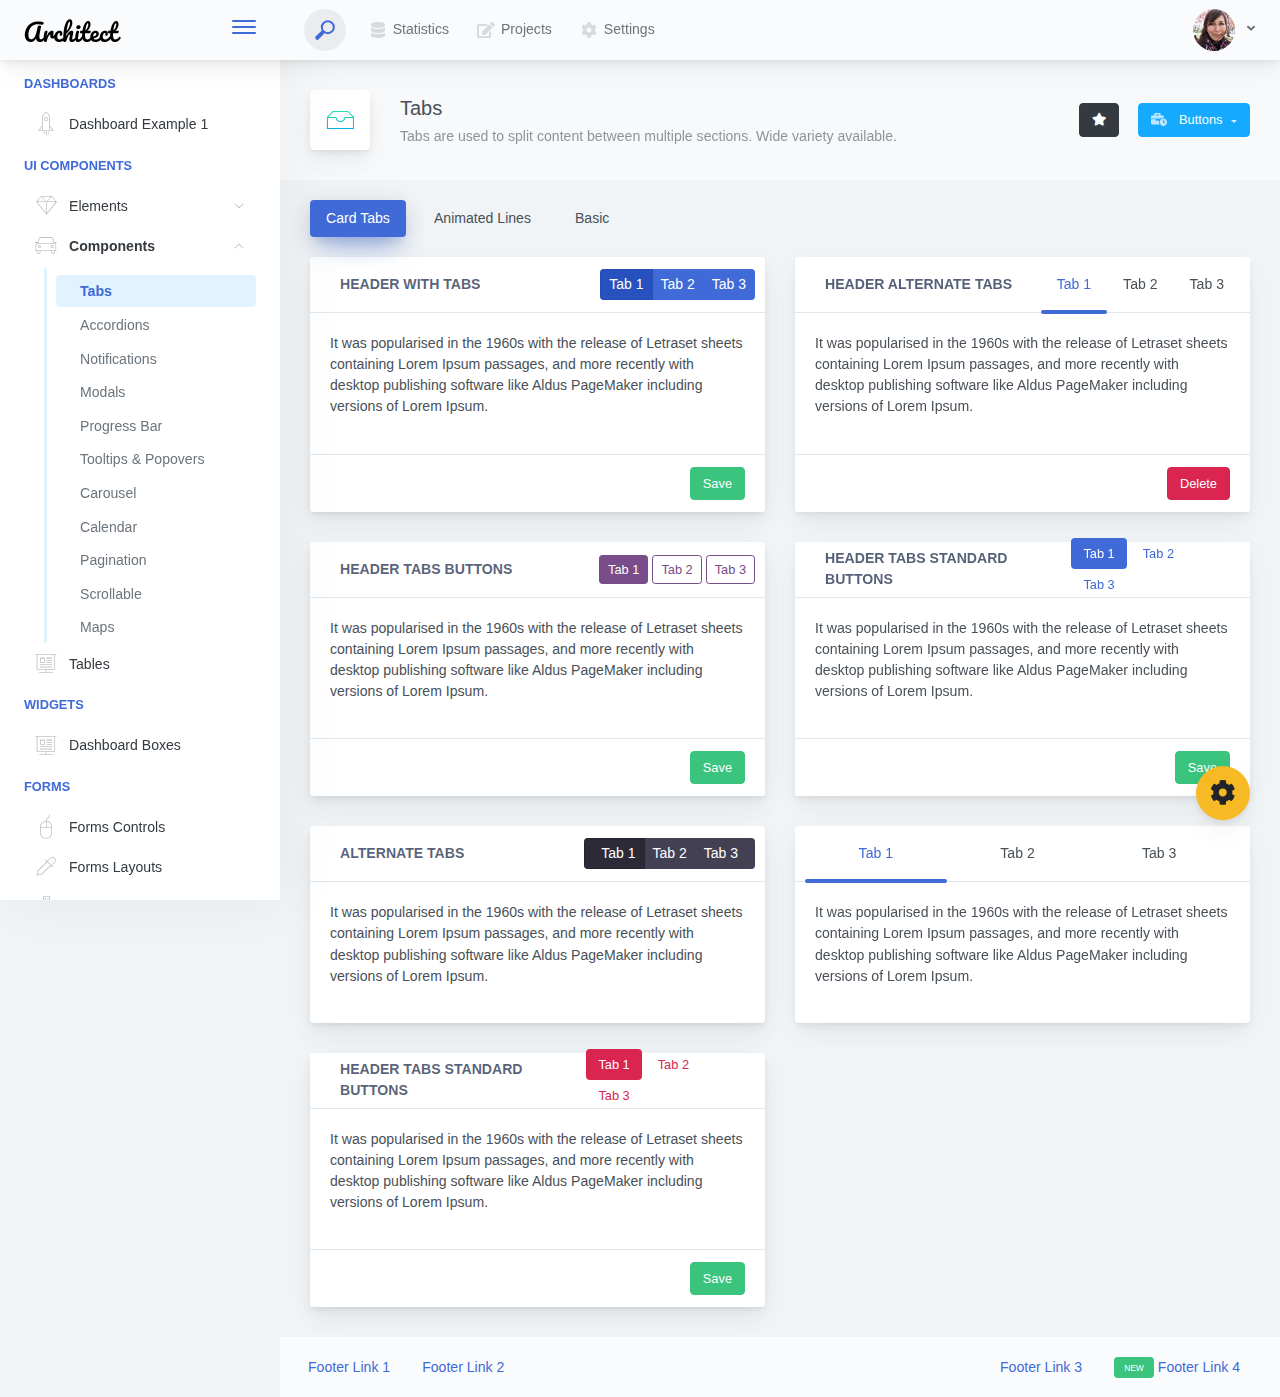
<file: dashboard/components-tabs.html>
<!doctype html>
<html lang="en">

<head>
    <meta charset="utf-8">
    <meta http-equiv="X-UA-Compatible" content="IE=edge">
    <meta http-equiv="Content-Language" content="en">
    <meta http-equiv="Content-Type" content="text/html; charset=utf-8"/>
    <title>Tabs - Tabs are used to split content between multiple sections. Wide variety available.</title>
    <meta name="viewport" content="width=device-width, initial-scale=1, maximum-scale=1, user-scalable=no, shrink-to-fit=no" />
    <meta name="description" content="Tabs are used to split content between multiple sections. Wide variety available.">
    <meta name="msapplication-tap-highlight" content="no">
    <!--
    =========================================================
    * ArchitectUI HTML Theme Dashboard - v1.0.0
    =========================================================
    * Product Page: https://dashboardpack.com
    * Copyright 2019 DashboardPack (https://dashboardpack.com)
    * Licensed under MIT (https://github.com/DashboardPack/architectui-html-theme-free/blob/master/LICENSE)
    =========================================================
    * The above copyright notice and this permission notice shall be included in all copies or substantial portions of the Software.
    -->
<link href="./main.css" rel="stylesheet"></head>
<body>
    <div class="app-container app-theme-white body-tabs-shadow fixed-sidebar fixed-header">
        <div class="app-header header-shadow">
            <div class="app-header__logo">
                <div class="logo-src"></div>
                <div class="header__pane ml-auto">
                    <div>
                        <button type="button" class="hamburger close-sidebar-btn hamburger--elastic" data-class="closed-sidebar">
                            <span class="hamburger-box">
                                <span class="hamburger-inner"></span>
                            </span>
                        </button>
                    </div>
                </div>
            </div>
            <div class="app-header__mobile-menu">
                <div>
                    <button type="button" class="hamburger hamburger--elastic mobile-toggle-nav">
                        <span class="hamburger-box">
                            <span class="hamburger-inner"></span>
                        </span>
                    </button>
                </div>
            </div>
            <div class="app-header__menu">
                <span>
                    <button type="button" class="btn-icon btn-icon-only btn btn-primary btn-sm mobile-toggle-header-nav">
                        <span class="btn-icon-wrapper">
                            <i class="fa fa-ellipsis-v fa-w-6"></i>
                        </span>
                    </button>
                </span>
            </div>    <div class="app-header__content">
                <div class="app-header-left">
                    <div class="search-wrapper">
                        <div class="input-holder">
                            <input type="text" class="search-input" placeholder="Type to search">
                            <button class="search-icon"><span></span></button>
                        </div>
                        <button class="close"></button>
                    </div>
                    <ul class="header-menu nav">
                        <li class="nav-item">
                            <a href="javascript:void(0);" class="nav-link">
                                <i class="nav-link-icon fa fa-database"> </i>
                                Statistics
                            </a>
                        </li>
                        <li class="btn-group nav-item">
                            <a href="javascript:void(0);" class="nav-link">
                                <i class="nav-link-icon fa fa-edit"></i>
                                Projects
                            </a>
                        </li>
                        <li class="dropdown nav-item">
                            <a href="javascript:void(0);" class="nav-link">
                                <i class="nav-link-icon fa fa-cog"></i>
                                Settings
                            </a>
                        </li>
                    </ul>        </div>
                <div class="app-header-right">
                    <div class="header-btn-lg pr-0">
                        <div class="widget-content p-0">
                            <div class="widget-content-wrapper">
                                <div class="widget-content-left">
                                    <div class="btn-group">
                                        <a data-toggle="dropdown" aria-haspopup="true" aria-expanded="false" class="p-0 btn">
                                            <img width="42" class="rounded-circle" src="assets/images/avatars/1.jpg" alt="">
                                            <i class="fa fa-angle-down ml-2 opacity-8"></i>
                                        </a>
                                        <div tabindex="-1" role="menu" aria-hidden="true" class="dropdown-menu dropdown-menu-right">
                                            <button type="button" tabindex="0" class="dropdown-item">User Account</button>
                                            <button type="button" tabindex="0" class="dropdown-item">Settings</button>
                                            <h6 tabindex="-1" class="dropdown-header">Header</h6>
                                            <button type="button" tabindex="0" class="dropdown-item">Actions</button>
                                            <div tabindex="-1" class="dropdown-divider"></div>
                                            <button type="button" tabindex="0" class="dropdown-item">Dividers</button>
                                        </div>
                                    </div>
                                </div>
                                <div class="widget-content-left  ml-3 header-user-info">
                                    <div class="widget-heading">
                                        Alina Mclourd
                                    </div>
                                    <div class="widget-subheading">
                                        VP People Manager
                                    </div>
                                </div>
                                <div class="widget-content-right header-user-info ml-3">
                                    <button type="button" class="btn-shadow p-1 btn btn-primary btn-sm show-toastr-example">
                                        <i class="fa text-white fa-calendar pr-1 pl-1"></i>
                                    </button>
                                </div>
                            </div>
                        </div>
                    </div>        </div>
            </div>
        </div>        <div class="ui-theme-settings">
            <button type="button" id="TooltipDemo" class="btn-open-options btn btn-warning">
                <i class="fa fa-cog fa-w-16 fa-spin fa-2x"></i>
            </button>
            <div class="theme-settings__inner">
                <div class="scrollbar-container">
                    <div class="theme-settings__options-wrapper">
                        <h3 class="themeoptions-heading">Layout Options
                        </h3>
                        <div class="p-3">
                            <ul class="list-group">
                                <li class="list-group-item">
                                    <div class="widget-content p-0">
                                        <div class="widget-content-wrapper">
                                            <div class="widget-content-left mr-3">
                                                <div class="switch has-switch switch-container-class" data-class="fixed-header">
                                                    <div class="switch-animate switch-on">
                                                        <input type="checkbox" checked data-toggle="toggle" data-onstyle="success">
                                                    </div>
                                                </div>
                                            </div>
                                            <div class="widget-content-left">
                                                <div class="widget-heading">Fixed Header
                                                </div>
                                                <div class="widget-subheading">Makes the header top fixed, always visible!
                                                </div>
                                            </div>
                                        </div>
                                    </div>
                                </li>
                                <li class="list-group-item">
                                    <div class="widget-content p-0">
                                        <div class="widget-content-wrapper">
                                            <div class="widget-content-left mr-3">
                                                <div class="switch has-switch switch-container-class" data-class="fixed-sidebar">
                                                    <div class="switch-animate switch-on">
                                                        <input type="checkbox" checked data-toggle="toggle" data-onstyle="success">
                                                    </div>
                                                </div>
                                            </div>
                                            <div class="widget-content-left">
                                                <div class="widget-heading">Fixed Sidebar
                                                </div>
                                                <div class="widget-subheading">Makes the sidebar left fixed, always visible!
                                                </div>
                                            </div>
                                        </div>
                                    </div>
                                </li>
                                <li class="list-group-item">
                                    <div class="widget-content p-0">
                                        <div class="widget-content-wrapper">
                                            <div class="widget-content-left mr-3">
                                                <div class="switch has-switch switch-container-class" data-class="fixed-footer">
                                                    <div class="switch-animate switch-off">
                                                        <input type="checkbox" data-toggle="toggle" data-onstyle="success">
                                                    </div>
                                                </div>
                                            </div>
                                            <div class="widget-content-left">
                                                <div class="widget-heading">Fixed Footer
                                                </div>
                                                <div class="widget-subheading">Makes the app footer bottom fixed, always visible!
                                                </div>
                                            </div>
                                        </div>
                                    </div>
                                </li>
                            </ul>
                        </div>
                        <h3 class="themeoptions-heading">
                            <div>
                                Header Options
                            </div>
                            <button type="button" class="btn-pill btn-shadow btn-wide ml-auto btn btn-focus btn-sm switch-header-cs-class" data-class="">
                                Restore Default
                            </button>
                        </h3>
                        <div class="p-3">
                            <ul class="list-group">
                                <li class="list-group-item">
                                    <h5 class="pb-2">Choose Color Scheme
                                    </h5>
                                    <div class="theme-settings-swatches">
                                        <div class="swatch-holder bg-primary switch-header-cs-class" data-class="bg-primary header-text-light">
                                        </div>
                                        <div class="swatch-holder bg-secondary switch-header-cs-class" data-class="bg-secondary header-text-light">
                                        </div>
                                        <div class="swatch-holder bg-success switch-header-cs-class" data-class="bg-success header-text-dark">
                                        </div>
                                        <div class="swatch-holder bg-info switch-header-cs-class" data-class="bg-info header-text-dark">
                                        </div>
                                        <div class="swatch-holder bg-warning switch-header-cs-class" data-class="bg-warning header-text-dark">
                                        </div>
                                        <div class="swatch-holder bg-danger switch-header-cs-class" data-class="bg-danger header-text-light">
                                        </div>
                                        <div class="swatch-holder bg-light switch-header-cs-class" data-class="bg-light header-text-dark">
                                        </div>
                                        <div class="swatch-holder bg-dark switch-header-cs-class" data-class="bg-dark header-text-light">
                                        </div>
                                        <div class="swatch-holder bg-focus switch-header-cs-class" data-class="bg-focus header-text-light">
                                        </div>
                                        <div class="swatch-holder bg-alternate switch-header-cs-class" data-class="bg-alternate header-text-light">
                                        </div>
                                        <div class="divider">
                                        </div>
                                        <div class="swatch-holder bg-vicious-stance switch-header-cs-class" data-class="bg-vicious-stance header-text-light">
                                        </div>
                                        <div class="swatch-holder bg-midnight-bloom switch-header-cs-class" data-class="bg-midnight-bloom header-text-light">
                                        </div>
                                        <div class="swatch-holder bg-night-sky switch-header-cs-class" data-class="bg-night-sky header-text-light">
                                        </div>
                                        <div class="swatch-holder bg-slick-carbon switch-header-cs-class" data-class="bg-slick-carbon header-text-light">
                                        </div>
                                        <div class="swatch-holder bg-asteroid switch-header-cs-class" data-class="bg-asteroid header-text-light">
                                        </div>
                                        <div class="swatch-holder bg-royal switch-header-cs-class" data-class="bg-royal header-text-light">
                                        </div>
                                        <div class="swatch-holder bg-warm-flame switch-header-cs-class" data-class="bg-warm-flame header-text-dark">
                                        </div>
                                        <div class="swatch-holder bg-night-fade switch-header-cs-class" data-class="bg-night-fade header-text-dark">
                                        </div>
                                        <div class="swatch-holder bg-sunny-morning switch-header-cs-class" data-class="bg-sunny-morning header-text-dark">
                                        </div>
                                        <div class="swatch-holder bg-tempting-azure switch-header-cs-class" data-class="bg-tempting-azure header-text-dark">
                                        </div>
                                        <div class="swatch-holder bg-amy-crisp switch-header-cs-class" data-class="bg-amy-crisp header-text-dark">
                                        </div>
                                        <div class="swatch-holder bg-heavy-rain switch-header-cs-class" data-class="bg-heavy-rain header-text-dark">
                                        </div>
                                        <div class="swatch-holder bg-mean-fruit switch-header-cs-class" data-class="bg-mean-fruit header-text-dark">
                                        </div>
                                        <div class="swatch-holder bg-malibu-beach switch-header-cs-class" data-class="bg-malibu-beach header-text-light">
                                        </div>
                                        <div class="swatch-holder bg-deep-blue switch-header-cs-class" data-class="bg-deep-blue header-text-dark">
                                        </div>
                                        <div class="swatch-holder bg-ripe-malin switch-header-cs-class" data-class="bg-ripe-malin header-text-light">
                                        </div>
                                        <div class="swatch-holder bg-arielle-smile switch-header-cs-class" data-class="bg-arielle-smile header-text-light">
                                        </div>
                                        <div class="swatch-holder bg-plum-plate switch-header-cs-class" data-class="bg-plum-plate header-text-light">
                                        </div>
                                        <div class="swatch-holder bg-happy-fisher switch-header-cs-class" data-class="bg-happy-fisher header-text-dark">
                                        </div>
                                        <div class="swatch-holder bg-happy-itmeo switch-header-cs-class" data-class="bg-happy-itmeo header-text-light">
                                        </div>
                                        <div class="swatch-holder bg-mixed-hopes switch-header-cs-class" data-class="bg-mixed-hopes header-text-light">
                                        </div>
                                        <div class="swatch-holder bg-strong-bliss switch-header-cs-class" data-class="bg-strong-bliss header-text-light">
                                        </div>
                                        <div class="swatch-holder bg-grow-early switch-header-cs-class" data-class="bg-grow-early header-text-light">
                                        </div>
                                        <div class="swatch-holder bg-love-kiss switch-header-cs-class" data-class="bg-love-kiss header-text-light">
                                        </div>
                                        <div class="swatch-holder bg-premium-dark switch-header-cs-class" data-class="bg-premium-dark header-text-light">
                                        </div>
                                        <div class="swatch-holder bg-happy-green switch-header-cs-class" data-class="bg-happy-green header-text-light">
                                        </div>
                                    </div>
                                </li>
                            </ul>
                        </div>
                        <h3 class="themeoptions-heading">
                            <div>Sidebar Options</div>
                            <button type="button" class="btn-pill btn-shadow btn-wide ml-auto btn btn-focus btn-sm switch-sidebar-cs-class" data-class="">
                                Restore Default
                            </button>
                        </h3>
                        <div class="p-3">
                            <ul class="list-group">
                                <li class="list-group-item">
                                    <h5 class="pb-2">Choose Color Scheme
                                    </h5>
                                    <div class="theme-settings-swatches">
                                        <div class="swatch-holder bg-primary switch-sidebar-cs-class" data-class="bg-primary sidebar-text-light">
                                        </div>
                                        <div class="swatch-holder bg-secondary switch-sidebar-cs-class" data-class="bg-secondary sidebar-text-light">
                                        </div>
                                        <div class="swatch-holder bg-success switch-sidebar-cs-class" data-class="bg-success sidebar-text-dark">
                                        </div>
                                        <div class="swatch-holder bg-info switch-sidebar-cs-class" data-class="bg-info sidebar-text-dark">
                                        </div>
                                        <div class="swatch-holder bg-warning switch-sidebar-cs-class" data-class="bg-warning sidebar-text-dark">
                                        </div>
                                        <div class="swatch-holder bg-danger switch-sidebar-cs-class" data-class="bg-danger sidebar-text-light">
                                        </div>
                                        <div class="swatch-holder bg-light switch-sidebar-cs-class" data-class="bg-light sidebar-text-dark">
                                        </div>
                                        <div class="swatch-holder bg-dark switch-sidebar-cs-class" data-class="bg-dark sidebar-text-light">
                                        </div>
                                        <div class="swatch-holder bg-focus switch-sidebar-cs-class" data-class="bg-focus sidebar-text-light">
                                        </div>
                                        <div class="swatch-holder bg-alternate switch-sidebar-cs-class" data-class="bg-alternate sidebar-text-light">
                                        </div>
                                        <div class="divider">
                                        </div>
                                        <div class="swatch-holder bg-vicious-stance switch-sidebar-cs-class" data-class="bg-vicious-stance sidebar-text-light">
                                        </div>
                                        <div class="swatch-holder bg-midnight-bloom switch-sidebar-cs-class" data-class="bg-midnight-bloom sidebar-text-light">
                                        </div>
                                        <div class="swatch-holder bg-night-sky switch-sidebar-cs-class" data-class="bg-night-sky sidebar-text-light">
                                        </div>
                                        <div class="swatch-holder bg-slick-carbon switch-sidebar-cs-class" data-class="bg-slick-carbon sidebar-text-light">
                                        </div>
                                        <div class="swatch-holder bg-asteroid switch-sidebar-cs-class" data-class="bg-asteroid sidebar-text-light">
                                        </div>
                                        <div class="swatch-holder bg-royal switch-sidebar-cs-class" data-class="bg-royal sidebar-text-light">
                                        </div>
                                        <div class="swatch-holder bg-warm-flame switch-sidebar-cs-class" data-class="bg-warm-flame sidebar-text-dark">
                                        </div>
                                        <div class="swatch-holder bg-night-fade switch-sidebar-cs-class" data-class="bg-night-fade sidebar-text-dark">
                                        </div>
                                        <div class="swatch-holder bg-sunny-morning switch-sidebar-cs-class" data-class="bg-sunny-morning sidebar-text-dark">
                                        </div>
                                        <div class="swatch-holder bg-tempting-azure switch-sidebar-cs-class" data-class="bg-tempting-azure sidebar-text-dark">
                                        </div>
                                        <div class="swatch-holder bg-amy-crisp switch-sidebar-cs-class" data-class="bg-amy-crisp sidebar-text-dark">
                                        </div>
                                        <div class="swatch-holder bg-heavy-rain switch-sidebar-cs-class" data-class="bg-heavy-rain sidebar-text-dark">
                                        </div>
                                        <div class="swatch-holder bg-mean-fruit switch-sidebar-cs-class" data-class="bg-mean-fruit sidebar-text-dark">
                                        </div>
                                        <div class="swatch-holder bg-malibu-beach switch-sidebar-cs-class" data-class="bg-malibu-beach sidebar-text-light">
                                        </div>
                                        <div class="swatch-holder bg-deep-blue switch-sidebar-cs-class" data-class="bg-deep-blue sidebar-text-dark">
                                        </div>
                                        <div class="swatch-holder bg-ripe-malin switch-sidebar-cs-class" data-class="bg-ripe-malin sidebar-text-light">
                                        </div>
                                        <div class="swatch-holder bg-arielle-smile switch-sidebar-cs-class" data-class="bg-arielle-smile sidebar-text-light">
                                        </div>
                                        <div class="swatch-holder bg-plum-plate switch-sidebar-cs-class" data-class="bg-plum-plate sidebar-text-light">
                                        </div>
                                        <div class="swatch-holder bg-happy-fisher switch-sidebar-cs-class" data-class="bg-happy-fisher sidebar-text-dark">
                                        </div>
                                        <div class="swatch-holder bg-happy-itmeo switch-sidebar-cs-class" data-class="bg-happy-itmeo sidebar-text-light">
                                        </div>
                                        <div class="swatch-holder bg-mixed-hopes switch-sidebar-cs-class" data-class="bg-mixed-hopes sidebar-text-light">
                                        </div>
                                        <div class="swatch-holder bg-strong-bliss switch-sidebar-cs-class" data-class="bg-strong-bliss sidebar-text-light">
                                        </div>
                                        <div class="swatch-holder bg-grow-early switch-sidebar-cs-class" data-class="bg-grow-early sidebar-text-light">
                                        </div>
                                        <div class="swatch-holder bg-love-kiss switch-sidebar-cs-class" data-class="bg-love-kiss sidebar-text-light">
                                        </div>
                                        <div class="swatch-holder bg-premium-dark switch-sidebar-cs-class" data-class="bg-premium-dark sidebar-text-light">
                                        </div>
                                        <div class="swatch-holder bg-happy-green switch-sidebar-cs-class" data-class="bg-happy-green sidebar-text-light">
                                        </div>
                                    </div>
                                </li>
                            </ul>
                        </div>
                        <h3 class="themeoptions-heading">
                            <div>Main Content Options</div>
                            <button type="button" class="btn-pill btn-shadow btn-wide ml-auto active btn btn-focus btn-sm">Restore Default
                            </button>
                        </h3>
                        <div class="p-3">
                            <ul class="list-group">
                                <li class="list-group-item">
                                    <h5 class="pb-2">Page Section Tabs
                                    </h5>
                                    <div class="theme-settings-swatches">
                                        <div role="group" class="mt-2 btn-group">
                                            <button type="button" class="btn-wide btn-shadow btn-primary btn btn-secondary switch-theme-class" data-class="body-tabs-line">
                                                Line
                                            </button>
                                            <button type="button" class="btn-wide btn-shadow btn-primary active btn btn-secondary switch-theme-class" data-class="body-tabs-shadow">
                                                Shadow
                                            </button>
                                        </div>
                                    </div>
                                </li>
                            </ul>
                        </div>
                    </div>
                </div>
            </div>
        </div>        <div class="app-main">
                <div class="app-sidebar sidebar-shadow">
                    <div class="app-header__logo">
                        <div class="logo-src"></div>
                        <div class="header__pane ml-auto">
                            <div>
                                <button type="button" class="hamburger close-sidebar-btn hamburger--elastic" data-class="closed-sidebar">
                                    <span class="hamburger-box">
                                        <span class="hamburger-inner"></span>
                                    </span>
                                </button>
                            </div>
                        </div>
                    </div>
                    <div class="app-header__mobile-menu">
                        <div>
                            <button type="button" class="hamburger hamburger--elastic mobile-toggle-nav">
                                <span class="hamburger-box">
                                    <span class="hamburger-inner"></span>
                                </span>
                            </button>
                        </div>
                    </div>
                    <div class="app-header__menu">
                        <span>
                            <button type="button" class="btn-icon btn-icon-only btn btn-primary btn-sm mobile-toggle-header-nav">
                                <span class="btn-icon-wrapper">
                                    <i class="fa fa-ellipsis-v fa-w-6"></i>
                                </span>
                            </button>
                        </span>
                    </div>    <div class="scrollbar-sidebar">
                        <div class="app-sidebar__inner">
                            <ul class="vertical-nav-menu">
                                <li class="app-sidebar__heading">Dashboards</li>
                                <li>
                                    <a href="index.html">
                                        <i class="metismenu-icon pe-7s-rocket"></i>
                                        Dashboard Example 1
                                    </a>
                                </li>
                                <li class="app-sidebar__heading">UI Components</li>
                                <li
                                    
                                    
                                    
                                    
                                    
                                    
                                    
                                    
                                >
                                    <a href="#">
                                        <i class="metismenu-icon pe-7s-diamond"></i>
                                        Elements
                                        <i class="metismenu-state-icon pe-7s-angle-down caret-left"></i>
                                    </a>
                                    <ul
                                        
                                        
                                        
                                        
                                        
                                        
                                        
                                        
                                    >
                                        <li>
                                            <a href="elements-buttons-standard.html">
                                                <i class="metismenu-icon"></i>
                                                Buttons
                                            </a>
                                        </li>
                                        <li>
                                            <a href="elements-dropdowns.html">
                                                <i class="metismenu-icon">
                                                </i>Dropdowns
                                            </a>
                                        </li>
                                        <li>
                                            <a href="elements-icons.html">
                                                <i class="metismenu-icon">
                                                </i>Icons
                                            </a>
                                        </li>
                                        <li>
                                            <a href="elements-badges-labels.html">
                                                <i class="metismenu-icon">
                                                </i>Badges
                                            </a>
                                        </li>
                                        <li>
                                            <a href="elements-cards.html">
                                                <i class="metismenu-icon">
                                                </i>Cards
                                            </a>
                                        </li>
                                        <li>
                                            <a href="elements-list-group.html">
                                                <i class="metismenu-icon">
                                                </i>List Groups
                                            </a>
                                        </li>
                                        <li>
                                            <a href="elements-navigation.html">
                                                <i class="metismenu-icon">
                                                </i>Navigation Menus
                                            </a>
                                        </li>
                                        <li>
                                            <a href="elements-utilities.html">
                                                <i class="metismenu-icon">
                                                </i>Utilities
                                            </a>
                                        </li>
                                    </ul>
                                </li>
                                <li
                                     class="mm-active"
                                    
                                    
                                    
                                    
                                    
                                    
                                    
                                    
                                    
                                    
                                >
                                    <a href="#">
                                        <i class="metismenu-icon pe-7s-car"></i>
                                        Components
                                        <i class="metismenu-state-icon pe-7s-angle-down caret-left"></i>
                                    </a>
                                    <ul
                                         class="mm-show"
                                        
                                        
                                        
                                        
                                        
                                        
                                        
                                        
                                        
                                        
                                    >
                                        <li>
                                            <a href="components-tabs.html" class="mm-active">
                                                <i class="metismenu-icon">
                                                </i>Tabs
                                            </a>
                                        </li>
                                        <li>
                                            <a href="components-accordions.html">
                                                <i class="metismenu-icon">
                                                </i>Accordions
                                            </a>
                                        </li>
                                        <li>
                                            <a href="components-notifications.html">
                                                <i class="metismenu-icon">
                                                </i>Notifications
                                            </a>
                                        </li>
                                        <li>
                                            <a href="components-modals.html">
                                                <i class="metismenu-icon">
                                                </i>Modals
                                            </a>
                                        </li>
                                        <li>
                                            <a href="components-progress-bar.html">
                                                <i class="metismenu-icon">
                                                </i>Progress Bar
                                            </a>
                                        </li>
                                        <li>
                                            <a href="components-tooltips-popovers.html">
                                                <i class="metismenu-icon">
                                                </i>Tooltips &amp; Popovers
                                            </a>
                                        </li>
                                        <li>
                                            <a href="components-carousel.html">
                                                <i class="metismenu-icon">
                                                </i>Carousel
                                            </a>
                                        </li>
                                        <li>
                                            <a href="components-calendar.html">
                                                <i class="metismenu-icon">
                                                </i>Calendar
                                            </a>
                                        </li>
                                        <li>
                                            <a href="components-pagination.html">
                                                <i class="metismenu-icon">
                                                </i>Pagination
                                            </a>
                                        </li>
                                        <li>
                                            <a href="components-scrollable-elements.html">
                                                <i class="metismenu-icon">
                                                </i>Scrollable
                                            </a>
                                        </li>
                                        <li>
                                            <a href="components-maps.html">
                                                <i class="metismenu-icon">
                                                </i>Maps
                                            </a>
                                        </li>
                                    </ul>
                                </li>
                                <li  >
                                    <a href="tables-regular.html">
                                        <i class="metismenu-icon pe-7s-display2"></i>
                                        Tables
                                    </a>
                                </li>
                                <li class="app-sidebar__heading">Widgets</li>
                                <li>
                                    <a href="dashboard-boxes.html">
                                        <i class="metismenu-icon pe-7s-display2"></i>
                                        Dashboard Boxes
                                    </a>
                                </li>
                                <li class="app-sidebar__heading">Forms</li>
                                <li>
                                    <a href="forms-controls.html">
                                        <i class="metismenu-icon pe-7s-mouse">
                                        </i>Forms Controls
                                    </a>
                                </li>
                                <li>
                                    <a href="forms-layouts.html">
                                        <i class="metismenu-icon pe-7s-eyedropper">
                                        </i>Forms Layouts
                                    </a>
                                </li>
                                <li>
                                    <a href="forms-validation.html">
                                        <i class="metismenu-icon pe-7s-pendrive">
                                        </i>Forms Validation
                                    </a>
                                </li>
                                <li class="app-sidebar__heading">Charts</li>
                                <li>
                                    <a href="charts-chartjs.html">
                                        <i class="metismenu-icon pe-7s-graph2">
                                        </i>ChartJS
                                    </a>
                                </li>
                                <li class="app-sidebar__heading">PRO Version</li>
                                <li>
                                    <a href="https://dashboardpack.com/theme-details/architectui-dashboard-html-pro/" target="_blank">
                                        <i class="metismenu-icon pe-7s-graph2">
                                        </i>
                                        Upgrade to PRO
                                    </a>
                                </li>
                            </ul>
                        </div>
                    </div>
                </div>    <div class="app-main__outer">
                    <div class="app-main__inner">
                        <div class="app-page-title">
                            <div class="page-title-wrapper">
                                <div class="page-title-heading">
                                    <div class="page-title-icon">
                                        <i class="pe-7s-drawer icon-gradient bg-happy-itmeo">
                                        </i>
                                    </div>
                                    <div>Tabs
                                        <div class="page-title-subheading">Tabs are used to split content between multiple sections. Wide variety available.
                                        </div>
                                    </div>
                                </div>
                                <div class="page-title-actions">
                                    <button type="button" data-toggle="tooltip" title="Example Tooltip" data-placement="bottom" class="btn-shadow mr-3 btn btn-dark">
                                        <i class="fa fa-star"></i>
                                    </button>
                                    <div class="d-inline-block dropdown">
                                        <button type="button" data-toggle="dropdown" aria-haspopup="true" aria-expanded="false" class="btn-shadow dropdown-toggle btn btn-info">
                                            <span class="btn-icon-wrapper pr-2 opacity-7">
                                                <i class="fa fa-business-time fa-w-20"></i>
                                            </span>
                                            Buttons
                                        </button>
                                        <div tabindex="-1" role="menu" aria-hidden="true" class="dropdown-menu dropdown-menu-right">
                                            <ul class="nav flex-column">
                                                <li class="nav-item">
                                                    <a href="javascript:void(0);" class="nav-link">
                                                        <i class="nav-link-icon lnr-inbox"></i>
                                                        <span>
                                                            Inbox
                                                        </span>
                                                        <div class="ml-auto badge badge-pill badge-secondary">86</div>
                                                    </a>
                                                </li>
                                                <li class="nav-item">
                                                    <a href="javascript:void(0);" class="nav-link">
                                                        <i class="nav-link-icon lnr-book"></i>
                                                        <span>
                                                            Book
                                                        </span>
                                                        <div class="ml-auto badge badge-pill badge-danger">5</div>
                                                    </a>
                                                </li>
                                                <li class="nav-item">
                                                    <a href="javascript:void(0);" class="nav-link">
                                                        <i class="nav-link-icon lnr-picture"></i>
                                                        <span>
                                                            Picture
                                                        </span>
                                                    </a>
                                                </li>
                                                <li class="nav-item">
                                                    <a disabled href="javascript:void(0);" class="nav-link disabled">
                                                        <i class="nav-link-icon lnr-file-empty"></i>
                                                        <span>
                                                            File Disabled
                                                        </span>
                                                    </a>
                                                </li>
                                            </ul>
                                        </div>
                                    </div>
                                </div>    </div>
                        </div>            <ul class="body-tabs body-tabs-layout tabs-animated body-tabs-animated nav">
                            <li class="nav-item">
                                <a role="tab" class="nav-link active" id="tab-0" data-toggle="tab" href="#tab-content-0">
                                    <span>Card Tabs</span>
                                </a>
                            </li>
                            <li class="nav-item">
                                <a role="tab" class="nav-link" id="tab-1" data-toggle="tab" href="#tab-content-1">
                                    <span>Animated Lines</span>
                                </a>
                            </li>
                            <li class="nav-item">
                                <a role="tab" class="nav-link" id="tab-2" data-toggle="tab" href="#tab-content-2">
                                    <span>Basic</span>
                                </a>
                            </li>
                        </ul>
                        <div class="tab-content">
                            <div class="tab-pane tabs-animation fade show active" id="tab-content-0" role="tabpanel">
                                <div class="row">
                                    <div class="col-md-6">
                                        <div class="main-card mb-3 card">
                                            <div class="card-header"><i class="header-icon lnr-license icon-gradient bg-plum-plate"> </i>Header with Tabs
                                                <div class="btn-actions-pane-right">
                                                    <div role="group" class="btn-group-sm nav btn-group">
                                                        <a data-toggle="tab" href="#tab-eg1-0" class="btn-shadow active btn btn-primary">Tab 1</a>
                                                        <a data-toggle="tab" href="#tab-eg1-1" class="btn-shadow  btn btn-primary">Tab 2</a>
                                                        <a data-toggle="tab" href="#tab-eg1-2" class="btn-shadow  btn btn-primary">Tab 3</a>
                                                    </div>
                                                </div>
                                            </div>
                                            <div class="card-body">
                                                <div class="tab-content">
                                                    <div class="tab-pane active" id="tab-eg1-0" role="tabpanel"><p>It was popularised in the 1960s with the release of Letraset sheets containing Lorem Ipsum passages, and more recently with desktop publishing
                                                        software like Aldus PageMaker
                                                        including versions of Lorem Ipsum.</p></div>
                                                    <div class="tab-pane" id="tab-eg1-1" role="tabpanel"><p>Like Aldus PageMaker including versions of Lorem. It has survived not only five centuries, but also the leap into electronic typesetting, remaining
                                                        essentially unchanged. </p></div>
                                                    <div class="tab-pane" id="tab-eg1-2" role="tabpanel"><p>Lorem Ipsum has been the industry's standard dummy text ever since the 1500s, when an unknown printer took a galley of type and scrambled it to make a
                                                        type specimen book. It has
                                                        survived not only five centuries, but also the leap into electronic typesetting, remaining essentially unchanged. </p></div>
                                                </div>
                                            </div>
                                            <div class="d-block text-right card-footer">
                                                <a href="javascript:void(0);" class="btn-wide btn btn-success">Save</a>
                                            </div>
                                        </div>
                                        <div class="main-card mb-3 card">
                                            <div class="card-header"><i class="header-icon lnr-license icon-gradient bg-plum-plate"> </i>Header Tabs Buttons
                                                <div class="btn-actions-pane-right">
                                                    <div class="nav">
                                                        <a data-toggle="tab" href="#tab-eg2-0" class="btn-pill btn-wide active btn btn-outline-alternate btn-sm">Tab 1</a>
                                                        <a data-toggle="tab" href="#tab-eg2-1" class="btn-pill btn-wide mr-1 ml-1  btn btn-outline-alternate btn-sm">Tab 2</a>
                                                        <a data-toggle="tab" href="#tab-eg2-2" class="btn-pill btn-wide  btn btn-outline-alternate btn-sm">Tab 3</a>
                                                    </div>
                                                </div>
                                            </div>
                                            <div class="card-body">
                                                <div class="tab-content">
                                                    <div class="tab-pane active" id="tab-eg2-0" role="tabpanel"><p>It was popularised in the 1960s with the release of Letraset sheets containing Lorem Ipsum passages, and more recently with desktop publishing
                                                        software like Aldus PageMaker
                                                        including versions of Lorem Ipsum.</p></div>
                                                    <div class="tab-pane" id="tab-eg2-1" role="tabpanel"><p>Like Aldus PageMaker including versions of Lorem. It has survived not only five centuries, but also the leap into electronic typesetting, remaining
                                                        essentially unchanged. </p></div>
                                                    <div class="tab-pane" id="tab-eg2-2" role="tabpanel"><p>Lorem Ipsum has been the industry's standard dummy text ever since the 1500s, when an unknown printer took a galley of type and scrambled it to make a
                                                        type specimen book. It has
                                                        survived not only five centuries, but also the leap into electronic typesetting, remaining essentially unchanged. </p></div>
                                                </div>
                                            </div>
                                            <div class="d-block text-right card-footer">
                                                <a href="javascript:void(0);" class="btn-wide btn btn-success">Save</a>
                                            </div>
                                        </div>
                                        <div class="main-card mb-3 card">
                                            <div class="card-header"><i class="header-icon lnr-gift icon-gradient bg-mixed-hopes"> </i>Alternate Tabs
                                                <div class="btn-actions-pane-right">
                                                    <div role="group" class="btn-group-sm nav btn-group">
                                                        <a data-toggle="tab" href="#tab-eg3-0" class="btn-pill pl-3 active btn btn-focus">Tab 1</a>
                                                        <a data-toggle="tab" href="#tab-eg3-1" class="btn btn-focus">Tab 2</a>
                                                        <a data-toggle="tab" href="#tab-eg3-2" class="btn-pill pr-3  btn btn-focus">Tab 3</a>
                                                    </div>
                                                </div>
                                            </div>
                                            <div class="card-body">
                                                <div class="tab-content">
                                                    <div class="tab-pane active" id="tab-eg3-0" role="tabpanel"><p>It was popularised in the 1960s with the release of Letraset sheets containing Lorem Ipsum passages, and more recently with desktop publishing
                                                        software like Aldus PageMaker
                                                        including versions of Lorem Ipsum.</p></div>
                                                    <div class="tab-pane" id="tab-eg3-1" role="tabpanel"><p>Like Aldus PageMaker including versions of Lorem. It has survived not only five centuries, but also the leap into electronic typesetting, remaining
                                                        essentially unchanged. </p></div>
                                                    <div class="tab-pane" id="tab-eg3-2" role="tabpanel"><p>Lorem Ipsum has been the industry's standard dummy text ever since the 1500s, when an unknown printer took a galley of type and scrambled it to make a
                                                        type specimen book. It has
                                                        survived not only five centuries, but also the leap into electronic typesetting, remaining essentially unchanged. </p></div>
                                                </div>
                                            </div>
                                        </div>
                                        <div class="main-card mb-3 card">
                                            <div class="card-header"><i class="header-icon lnr-gift icon-gradient bg-grow-early"> </i>Header Tabs Standard Buttons
                                                <div class="btn-actions-pane-right">
                                                    <div class="nav">
                                                        <a data-toggle="tab" href="#tab-eg4-0" class="border-0 btn-pill btn-wide btn-transition active btn btn-outline-danger">Tab 1</a>
                                                        <a data-toggle="tab" href="#tab-eg4-1" class="mr-1 ml-1 btn-pill btn-wide border-0 btn-transition  btn btn-outline-danger">Tab 2</a>
                                                        <a data-toggle="tab" href="#tab-eg4-2" class="border-0 btn-pill btn-wide btn-transition  btn btn-outline-danger">Tab 3</a>
                                                    </div>
                                                </div>
                                            </div>
                                            <div class="card-body">
                                                <div class="tab-content">
                                                    <div class="tab-pane active" id="tab-eg4-0" role="tabpanel"><p>It was popularised in the 1960s with the release of Letraset sheets containing Lorem Ipsum passages, and more recently with desktop publishing
                                                        software like Aldus PageMaker
                                                        including versions of Lorem Ipsum.</p></div>
                                                    <div class="tab-pane" id="tab-eg4-1" role="tabpanel"><p>Like Aldus PageMaker including versions of Lorem. It has survived not only five centuries, but also the leap into electronic typesetting, remaining
                                                        essentially unchanged. </p></div>
                                                    <div class="tab-pane" id="tab-eg4-2" role="tabpanel"><p>Lorem Ipsum has been the industry's standard dummy text ever since the 1500s, when an unknown printer took a galley of type and scrambled it to make a
                                                        type specimen book. It has
                                                        survived not only five centuries, but also the leap into electronic typesetting, remaining essentially unchanged. </p></div>
                                                </div>
                                            </div>
                                            <div class="d-block text-right card-footer">
                                                <a href="javascript:void(0);" class="btn-wide btn btn-success">Save</a>
                                            </div>
                                        </div>
                                    </div>
                                    <div class="col-md-6">
                                        <div class="mb-3 card">
                                            <div class="card-header-tab card-header">
                                                <div class="card-header-title">
                                                    <i class="header-icon lnr-bicycle icon-gradient bg-love-kiss"> </i>
                                                    Header Alternate Tabs
                                                </div>
                                                <ul class="nav">
                                                    <li class="nav-item"><a data-toggle="tab" href="#tab-eg5-0" class="active nav-link">Tab 1</a></li>
                                                    <li class="nav-item"><a data-toggle="tab" href="#tab-eg5-1" class="nav-link">Tab 2</a></li>
                                                    <li class="nav-item"><a data-toggle="tab" href="#tab-eg5-2" class="nav-link">Tab 3</a></li>
                                                </ul>
                                            </div>
                                            <div class="card-body">
                                                <div class="tab-content">
                                                    <div class="tab-pane active" id="tab-eg5-0" role="tabpanel"><p>It was popularised in the 1960s with the release of Letraset sheets containing Lorem Ipsum passages, and more recently with desktop publishing
                                                        software like Aldus PageMaker
                                                        including versions of Lorem Ipsum.</p></div>
                                                    <div class="tab-pane" id="tab-eg5-1" role="tabpanel"><p>Like Aldus PageMaker including versions of Lorem. It has survived not only five centuries, but also the leap into electronic typesetting, remaining
                                                        essentially unchanged. </p></div>
                                                    <div class="tab-pane" id="tab-eg5-2" role="tabpanel"><p>Lorem Ipsum has been the industry's standard dummy text ever since the 1500s, when an unknown printer took a galley of type and scrambled it to make a
                                                        type specimen book. It has
                                                        survived not only five centuries, but also the leap into electronic typesetting, remaining essentially unchanged. </p></div>
                                                </div>
                                            </div>
                                            <div class="d-block text-right card-footer">
                                                <a href="javascript:void(0);" class="btn-wide btn-shadow btn btn-danger">Delete</a>
                                            </div>
                                        </div>
                                        <div class="main-card mb-3 card">
                                            <div class="card-header"><i class="header-icon lnr-gift icon-gradient bg-grow-early"> </i>Header Tabs Standard Buttons
                                                <div class="btn-actions-pane-right">
                                                    <div class="nav">
                                                        <a data-toggle="tab" href="#tab-eg6-0" class="border-0 btn-transition active btn btn-outline-primary">Tab 1</a>
                                                        <a data-toggle="tab" href="#tab-eg6-1" class="mr-1 ml-1 border-0 btn-transition  btn btn-outline-primary">Tab 2</a>
                                                        <a data-toggle="tab" href="#tab-eg6-2" class="border-0 btn-transition  btn btn-outline-primary">Tab 3</a>
                                                    </div>
                                                </div>
                                            </div>
                                            <div class="card-body">
                                                <div class="tab-content">
                                                    <div class="tab-pane active" id="tab-eg6-0" role="tabpanel"><p>It was popularised in the 1960s with the release of Letraset sheets containing Lorem Ipsum passages, and more recently with desktop publishing
                                                        software like Aldus PageMaker
                                                        including versions of Lorem Ipsum.</p></div>
                                                    <div class="tab-pane" id="tab-eg6-1" role="tabpanel"><p>Like Aldus PageMaker including versions of Lorem. It has survived not only five centuries, but also the leap into electronic typesetting, remaining
                                                        essentially unchanged. </p></div>
                                                    <div class="tab-pane" id="tab-eg6-2" role="tabpanel"><p>Lorem Ipsum has been the industry's standard dummy text ever since the 1500s, when an unknown printer took a galley of type and scrambled it to make a
                                                        type specimen book. It has
                                                        survived not only five centuries, but also the leap into electronic typesetting, remaining essentially unchanged. </p></div>
                                                </div>
                                            </div>
                                            <div class="d-block text-right card-footer">
                                                <a href="javascript:void(0);" class="btn-wide btn btn-success">Save</a>
                                            </div>
                                        </div>
                                        <div class="mb-3 card">
                                            <div class="card-header">
                                                <ul class="nav nav-justified">
                                                    <li class="nav-item"><a data-toggle="tab" href="#tab-eg7-0" class="active nav-link">Tab 1</a></li>
                                                    <li class="nav-item"><a data-toggle="tab" href="#tab-eg7-1" class="nav-link">Tab 2</a></li>
                                                    <li class="nav-item"><a data-toggle="tab" href="#tab-eg7-2" class="nav-link">Tab 3</a></li>
                                                </ul>
                                            </div>
                                            <div class="card-body">
                                                <div class="tab-content">
                                                    <div class="tab-pane active" id="tab-eg7-0" role="tabpanel"><p>It was popularised in the 1960s with the release of Letraset sheets containing Lorem Ipsum passages, and more recently with desktop publishing
                                                        software like Aldus PageMaker
                                                        including versions of Lorem Ipsum.</p></div>
                                                    <div class="tab-pane" id="tab-eg7-1" role="tabpanel"><p>Like Aldus PageMaker including versions of Lorem. It has survived not only five centuries, but also the leap into electronic typesetting, remaining
                                                        essentially unchanged. </p></div>
                                                    <div class="tab-pane" id="tab-eg7-2" role="tabpanel"><p>Lorem Ipsum has been the industry's standard dummy text ever since the 1500s, when an unknown printer took a galley of type and scrambled it to make a
                                                        type specimen book. It has
                                                        survived not only five centuries, but also the leap into electronic typesetting, remaining essentially unchanged. </p></div>
                                                </div>
                                            </div>
                                        </div>
                                    </div>
                                </div>
                            </div>
                            <div class="tab-pane tabs-animation fade" id="tab-content-1" role="tabpanel">
                                <div class="row">
                                    <div class="col-md-6">
                                        <div class="mb-3 card">
                                            <div class="card-body">
                                                <ul class="tabs-animated-shadow tabs-animated nav">
                                                    <li class="nav-item">
                                                        <a role="tab" class="nav-link active" id="tab-c-0" data-toggle="tab" href="#tab-animated-0">
                                                            <span>Tab 1</span>
                                                        </a>
                                                    </li>
                                                    <li class="nav-item">
                                                        <a role="tab" class="nav-link" id="tab-c-1" data-toggle="tab" href="#tab-animated-1">
                                                            <span>Tab 2</span>
                                                        </a>
                                                    </li>
                                                    <li class="nav-item">
                                                        <a role="tab" class="nav-link" id="tab-c-2" data-toggle="tab" href="#tab-animated-2">
                                                            <span>Tab 3</span>
                                                        </a>
                                                    </li>
                                                </ul>
                                                <div class="tab-content">
                                                    <div class="tab-pane active" id="tab-animated-0" role="tabpanel">
                                                        <p class="mb-0">Lorem Ipsum has been the industry's standard dummy text ever since the 1500s, when an unknown printer took a galley of type and scrambled it to make a type specimen
                                                            book.
                                                            It has survived not only five centuries, but also the leap into electronic typesetting, remaining essentially unchanged. </p>
                                                    </div>
                                                    <div class="tab-pane" id="tab-animated-1" role="tabpanel">
                                                        <p class="mb-0">Lorem Ipsum is simply dummy text of the printing and typesetting industry. Lorem Ipsum has been the industry's standard dummy text ever since the 1500s, when an
                                                            unknown
                                                            printer took a galley of type and scrambled it to make a type specimen book. It has survived not only five centuries, but also the leap into electronic typesetting, remaining essentially unchanged. </p>
                                                    </div>
                                                    <div class="tab-pane" id="tab-animated-2" role="tabpanel">
                                                        <p class="mb-0">It was popularised in the 1960s with the release of Letraset sheets containing Lorem Ipsum passages, and more recently with desktop publishing software like Aldus
                                                            PageMaker including versions of Lorem Ipsum.</p>
                                                    </div>
                                                </div>
                                            </div>
                                        </div>
                                        <div class="mb-3 card">
                                            <div class="card-header card-header-tab-animation">
                                                <ul class="nav nav-justified">
                                                    <li class="nav-item"><a data-toggle="tab" href="#tab-eg115-0" class="active nav-link">Tab 1</a></li>
                                                    <li class="nav-item"><a data-toggle="tab" href="#tab-eg115-1" class="nav-link">Tab 2</a></li>
                                                    <li class="nav-item"><a data-toggle="tab" href="#tab-eg115-2" class="nav-link">Tab 3</a></li>
                                                </ul>
                                            </div>
                                            <div class="card-body">
                                                <div class="tab-content">
                                                    <div class="tab-pane active" id="tab-eg115-0" role="tabpanel"><p>It was popularised in the 1960s with the release of Letraset sheets containing Lorem Ipsum passages, and more recently with desktop publishing
                                                        software like Aldus PageMaker
                                                        including versions of Lorem Ipsum.</p></div>
                                                    <div class="tab-pane" id="tab-eg115-1" role="tabpanel"><p>Like Aldus PageMaker including versions of Lorem. It has survived not only five centuries, but also the leap into electronic typesetting, remaining
                                                        essentially unchanged. </p></div>
                                                    <div class="tab-pane" id="tab-eg115-2" role="tabpanel"><p>Lorem Ipsum has been the industry's standard dummy text ever since the 1500s, when an unknown printer took a galley of type and scrambled it to make a
                                                        type specimen book. It has
                                                        survived not only five centuries, but also the leap into electronic typesetting, remaining essentially unchanged. </p></div>
                                                </div>
                                            </div>
                                        </div>
                                    </div>
                                    <div class="col-md-6">
                                        <div class="mb-3 card">
                                            <div class="card-body">
                                                <ul class="tabs-animated-shadow nav-justified tabs-animated nav">
                                                    <li class="nav-item">
                                                        <a role="tab" class="nav-link active" id="tab-c1-0" data-toggle="tab" href="#tab-animated1-0">
                                                            <span class="nav-text">Tab 1</span>
                                                        </a>
                                                    </li>
                                                    <li class="nav-item">
                                                        <a role="tab" class="nav-link" id="tab-c1-1" data-toggle="tab" href="#tab-animated1-1">
                                                            <span class="nav-text">Tab 2</span>
                                                        </a>
                                                    </li>
                                                    <li class="nav-item">
                                                        <a role="tab" class="nav-link" id="tab-c1-2" data-toggle="tab" href="#tab-animated1-2">
                                                            <span class="nav-text">Tab 3</span>
                                                        </a>
                                                    </li>
                                                </ul>
                                                <div class="tab-content">
                                                    <div class="tab-pane active" id="tab-animated1-0" role="tabpanel">
                                                        <p class="mb-0">Lorem Ipsum has been the industry's standard dummy text ever since the 1500s, when an unknown printer took a galley of type and scrambled it to make a type specimen
                                                            book.
                                                            It has survived not only five centuries, but also the leap into electronic typesetting, remaining essentially unchanged. </p>
                                                    </div>
                                                    <div class="tab-pane" id="tab-animated1-1" role="tabpanel">
                                                        <p class="mb-0">Lorem Ipsum is simply dummy text of the printing and typesetting industry. Lorem Ipsum has been the industry's standard dummy text ever since the 1500s, when an
                                                            unknown
                                                            printer took a galley of type and scrambled it to make a type specimen book. It has survived not only five centuries, but also the leap into electronic typesetting, remaining essentially unchanged. </p>
                                                    </div>
                                                    <div class="tab-pane" id="tab-animated1-2" role="tabpanel">
                                                        <p class="mb-0">It was popularised in the 1960s with the release of Letraset sheets containing Lorem Ipsum passages, and more recently with desktop publishing software like Aldus
                                                            PageMaker including versions of Lorem Ipsum.</p>
                                                    </div>
                                                </div>
                                            </div>
                                        </div>
                                        <div class="mb-3 card">
                                            <div class="card-header-tab card-header-tab-animation card-header">
                                                <div class="card-header-title font-size-lg text-capitalize font-weight-normal"><i class="header-icon lnr-gift icon-gradient bg-love-kiss"> </i>Tabs Alternate Animation</div>
                                                <ul class="nav">
                                                    <li class="nav-item"><a data-toggle="tab" href="#tab-eg8-0" class="active nav-link">Tab 1</a></li>
                                                    <li class="nav-item"><a data-toggle="tab" href="#tab-eg8-1" class="nav-link">Tab 2</a></li>
                                                    <li class="nav-item"><a data-toggle="tab" href="#tab-eg8-2" class="nav-link">Tab 3</a></li>
                                                </ul>
                                            </div>
                                            <div class="card-body">
                                                <div class="tab-content">
                                                    <div class="tab-pane active" id="tab-eg8-0" role="tabpanel"><p>It was popularised in the 1960s with the release of Letraset sheets containing Lorem Ipsum passages, and more recently with desktop publishing
                                                        software like Aldus PageMaker
                                                        including versions of Lorem Ipsum.</p></div>
                                                    <div class="tab-pane" id="tab-eg8-1" role="tabpanel"><p>Like Aldus PageMaker including versions of Lorem. It has survived not only five centuries, but also the leap into electronic typesetting, remaining
                                                        essentially unchanged. </p></div>
                                                    <div class="tab-pane" id="tab-eg8-2" role="tabpanel"><p>Lorem Ipsum has been the industry's standard dummy text ever since the 1500s, when an unknown printer took a galley of type and scrambled it to make a
                                                        type specimen book. It has
                                                        survived not only five centuries, but also the leap into electronic typesetting, remaining essentially unchanged. </p></div>
                                                </div>
                                            </div>
                                            <div class="d-block text-center card-footer">
                                                <a href="javascript:void(0);" class="btn-wide btn btn-link">Link Button</a>
                                                <a href="javascript:void(0);" class="btn-wide btn-shadow btn btn-danger">Delete</a>
                                            </div>
                                        </div>
                                    </div>
                                </div>
            
                            </div>
                            <div class="tab-pane tabs-animation fade" id="tab-content-2" role="tabpanel">
                                <div class="row">
                                    <div class="col-md-6">
                                        <div class="main-card mb-3 card">
                                            <div class="card-body"><h5 class="card-title">Basic</h5>
                                                <ul class="nav nav-tabs">
                                                    <li class="nav-item"><a data-toggle="tab" href="#tab-eg10-0" class="active nav-link">Tab 1</a></li>
                                                    <li class="nav-item"><a data-toggle="tab" href="#tab-eg10-1" class="nav-link">Tab 2</a></li>
                                                    <li class="nav-item"><a data-toggle="tab" href="#tab-eg10-2" class="nav-link">Tab 3</a></li>
                                                </ul>
                                                <div class="tab-content">
                                                    <div class="tab-pane active" id="tab-eg10-0" role="tabpanel"><p>It was popularised in the 1960s with the release of Letraset sheets containing Lorem Ipsum passages, and more recently with desktop publishing
                                                        software like Aldus PageMaker
                                                        including versions of Lorem Ipsum.</p></div>
                                                    <div class="tab-pane" id="tab-eg10-1" role="tabpanel"><p>Lorem Ipsum is simply dummy text of the printing and typesetting industry. Lorem Ipsum has been the industry's standard dummy text ever since the 1500s,
                                                        when an unknown printer took a
                                                        galley of type and scrambled it to make a type specimen book. It has survived not only five centuries, but also the leap into electronic typesetting, remaining essentially unchanged. </p></div>
                                                    <div class="tab-pane" id="tab-eg10-2" role="tabpanel"><p>Lorem Ipsum has been the industry's standard dummy text ever since the 1500s, when an unknown printer took a galley of type and scrambled it to make a
                                                        type specimen book. It has
                                                        survived not only five centuries, but also the leap into electronic typesetting, remaining essentially unchanged. </p></div>
                                                </div>
                                            </div>
                                        </div>
                                        <div class="main-card mb-3 card">
                                            <div class="card-body"><h5 class="card-title">Justified Alignment</h5>
                                                <ul class="nav nav-tabs nav-justified">
                                                    <li class="nav-item"><a data-toggle="tab" href="#tab-eg11-0" class="active nav-link">Tab 1</a></li>
                                                    <li class="nav-item"><a data-toggle="tab" href="#tab-eg11-1" class="nav-link">Tab 2</a></li>
                                                    <li class="nav-item"><a data-toggle="tab" href="#tab-eg11-2" class="nav-link">Tab 3</a></li>
                                                </ul>
                                                <div class="tab-content">
                                                    <div class="tab-pane active" id="tab-eg11-0" role="tabpanel"><p>It was popularised in the 1960s with the release of Letraset sheets containing Lorem Ipsum passages, and more recently with desktop publishing
                                                        software like Aldus PageMaker
                                                        including versions of Lorem Ipsum.</p></div>
                                                    <div class="tab-pane" id="tab-eg11-1" role="tabpanel"><p>Lorem Ipsum is simply dummy text of the printing and typesetting industry. Lorem Ipsum has been the industry's standard dummy text ever since the 1500s,
                                                        when an unknown printer took a
                                                        galley of type and scrambled it to make a type specimen book. It has survived not only five centuries, but also the leap into electronic typesetting, remaining essentially unchanged. </p></div>
                                                    <div class="tab-pane" id="tab-eg11-2" role="tabpanel"><p>Lorem Ipsum has been the industry's standard dummy text ever since the 1500s, when an unknown printer took a galley of type and scrambled it to make a
                                                        type specimen book. It has
                                                        survived not only five centuries, but also the leap into electronic typesetting, remaining essentially unchanged. </p></div>
                                                </div>
                                            </div>
                                        </div>
                                        <div class="main-card mb-3 card">
                                            <div class="card-body"><h5 class="card-title">Tabs Variations</h5>
                                                <div class="mb-3">
                                                    <div role="group" class="btn-group-sm nav btn-group">
                                                        <a data-toggle="tab" href="#tab-eg12-0" class="btn-pill pl-3 active btn btn-warning">Tab 1</a>
                                                        <a data-toggle="tab" href="#tab-eg12-1" class="btn btn-warning">Tab 2</a>
                                                        <a data-toggle="tab" href="#tab-eg12-2" class="btn-pill pr-3  btn btn-warning">Tab 3</a>
                                                    </div>
                                                </div>
                                                <div class="tab-content">
                                                    <div class="tab-pane active" id="tab-eg12-0" role="tabpanel"><p>It was popularised in the 1960s with the release of Letraset sheets containing Lorem Ipsum passages, and more recently with desktop publishing
                                                        software like Aldus PageMaker
                                                        including versions of Lorem Ipsum.</p></div>
                                                    <div class="tab-pane" id="tab-eg12-1" role="tabpanel"><p>Lorem Ipsum is simply dummy text of the printing and typesetting industry. Lorem Ipsum has been the industry's standard dummy text ever since the 1500s,
                                                        when an unknown printer took a
                                                        galley of type and scrambled it to make a type specimen book. It has survived not only five centuries, but also the leap into electronic typesetting, remaining essentially unchanged. </p></div>
                                                    <div class="tab-pane" id="tab-eg12-2" role="tabpanel"><p>Lorem Ipsum has been the industry's standard dummy text ever since the 1500s, when an unknown printer took a galley of type and scrambled it to make a
                                                        type specimen book. It has
                                                        survived not only five centuries, but also the leap into electronic typesetting, remaining essentially unchanged. </p></div>
                                                </div>
                                            </div>
                                        </div>
                                    </div>
                                    <div class="col-md-6">
                                        <div class="main-card mb-3 card">
                                            <div class="card-body">
                                                <h5 class="card-title">Pills</h5>
                                                <ul class="nav nav-pills">
                                                    <li class="nav-item"><a data-toggle="tab" href="#tab-eg13-0" class="active nav-link">Pill 1</a></li>
                                                    <li class="nav-item"><a data-toggle="tab" href="#tab-eg13-1" class="nav-link">Pill 2</a></li>
                                                    <li class="nav-item"><a data-toggle="tab" href="#tab-eg13-2" class="nav-link">Pill 3</a></li>
                                                </ul>
                                                <div class="tab-content">
                                                    <div class="tab-pane active" id="tab-eg13-0" role="tabpanel"><p>It was popularised in the 1960s with the release of Letraset sheets containing Lorem Ipsum passages, and more recently with desktop publishing
                                                        software like Aldus PageMaker
                                                        including versions of Lorem Ipsum.</p></div>
                                                    <div class="tab-pane" id="tab-eg13-1" role="tabpanel"><p>Lorem Ipsum is simply dummy text of the printing and typesetting industry. Lorem Ipsum has been the industry's standard dummy text ever since the 1500s,
                                                        when an unknown printer took a
                                                        galley of type and scrambled it to make a type specimen book. It has survived not only five centuries, but also the leap into electronic typesetting, remaining essentially unchanged. </p></div>
                                                    <div class="tab-pane" id="tab-eg13-2" role="tabpanel"><p>Lorem Ipsum has been the industry's standard dummy text ever since the 1500s, when an unknown printer took a galley of type and scrambled it to make a
                                                        type specimen book. It has
                                                        survived not only five centuries, but also the leap into electronic typesetting, remaining essentially unchanged. </p></div>
                                                </div>
                                            </div>
                                        </div>
                                        <div class="main-card mb-3 card">
                                            <div class="card-body"><h5 class="card-title">Pills</h5>
                                                <ul class="nav nav-pills nav-fill">
                                                    <li class="nav-item"><a data-toggle="tab" href="#tab-eg14-0" class="active nav-link">Pill 1</a></li>
                                                    <li class="nav-item"><a data-toggle="tab" href="#tab-eg14-1" class="nav-link">Pill 2</a></li>
                                                    <li class="nav-item"><a data-toggle="tab" href="#tab-eg14-2" class="nav-link">Pill 3</a></li>
                                                </ul>
                                                <div class="tab-content">
                                                    <div class="tab-pane active" id="tab-eg14-0" role="tabpanel"><p>It was popularised in the 1960s with the release of Letraset sheets containing Lorem Ipsum passages, and more recently with desktop publishing
                                                        software like Aldus PageMaker
                                                        including versions of Lorem Ipsum.</p></div>
                                                    <div class="tab-pane" id="tab-eg14-1" role="tabpanel"><p>Lorem Ipsum is simply dummy text of the printing and typesetting industry. Lorem Ipsum has been the industry's standard dummy text ever since the 1500s,
                                                        when an unknown printer took a
                                                        galley of type and scrambled it to make a type specimen book. It has survived not only five centuries, but also the leap into electronic typesetting, remaining essentially unchanged. </p></div>
                                                    <div class="tab-pane" id="tab-eg14-2" role="tabpanel"><p>Lorem Ipsum has been the industry's standard dummy text ever since the 1500s, when an unknown printer took a galley of type and scrambled it to make a
                                                        type specimen book. It has
                                                        survived not only five centuries, but also the leap into electronic typesetting, remaining essentially unchanged. </p></div>
                                                </div>
                                            </div>
                                        </div>
                                        <div class="main-card mb-3 card">
                                            <div class="card-body"><h5 class="card-title">Button Group Tabs</h5>
                                                <div class="mb-3 text-center">
                                                    <div role="group" class="btn-group-sm nav btn-group">
                                                        <a data-toggle="tab" href="#tab-eg15-0" class="btn-shadow active btn btn-primary">Tab 1</a>
                                                        <a data-toggle="tab" href="#tab-eg15-1" class="btn-shadow  btn btn-primary">Tab 2</a>
                                                        <a data-toggle="tab" href="#tab-eg15-2" class="btn-shadow  btn btn-primary">Tab 3</a>
                                                    </div>
                                                </div>
                                                <div class="tab-content">
                                                    <div class="tab-pane active" id="tab-eg15-0" role="tabpanel"><p>It was popularised in the 1960s with the release of Letraset sheets containing Lorem Ipsum passages, and more recently with desktop publishing
                                                        software like Aldus PageMaker
                                                        including versions of Lorem Ipsum.</p></div>
                                                    <div class="tab-pane" id="tab-eg15-1" role="tabpanel"><p>Lorem Ipsum has been the industry's standard dummy text ever since the 1500s, when an unknown printer took a galley of type and scrambled it to make a
                                                        type specimen book. It has
                                                        survived not only five centuries, but also the leap into electronic typesetting, remaining essentially unchanged. </p></div>
                                                    <div class="tab-pane" id="tab-eg15-2" role="tabpanel"><p>Lorem Ipsum has been the industry's standard dummy text ever since the 1500s, when an unknown printer took a galley of type and scrambled it to make a
                                                        type specimen book. It has not only five centuries, but also the leap into not only five centuries, but also the leap into
                                                        survived not only five centuries, but also the leap into electronic typesetting, remaining essentially unchanged. </p></div>
                                                </div>
                                            </div>
                                        </div>
                                    </div>
                                </div>
                            </div>
                        </div>
                    </div>
                    <div class="app-wrapper-footer">
                        <div class="app-footer">
                            <div class="app-footer__inner">
                                <div class="app-footer-left">
                                    <ul class="nav">
                                        <li class="nav-item">
                                            <a href="javascript:void(0);" class="nav-link">
                                                Footer Link 1
                                            </a>
                                        </li>
                                        <li class="nav-item">
                                            <a href="javascript:void(0);" class="nav-link">
                                                Footer Link 2
                                            </a>
                                        </li>
                                    </ul>
                                </div>
                                <div class="app-footer-right">
                                    <ul class="nav">
                                        <li class="nav-item">
                                            <a href="javascript:void(0);" class="nav-link">
                                                Footer Link 3
                                            </a>
                                        </li>
                                        <li class="nav-item">
                                            <a href="javascript:void(0);" class="nav-link">
                                                <div class="badge badge-success mr-1 ml-0">
                                                    <small>NEW</small>
                                                </div>
                                                Footer Link 4
                                            </a>
                                        </li>
                                    </ul>
                                </div>
                            </div>
                        </div>
                    </div>    </div>
        </div>
    </div>
<script type="text/javascript" src="./assets/scripts/main.js"></script></body>
</html>
</file>
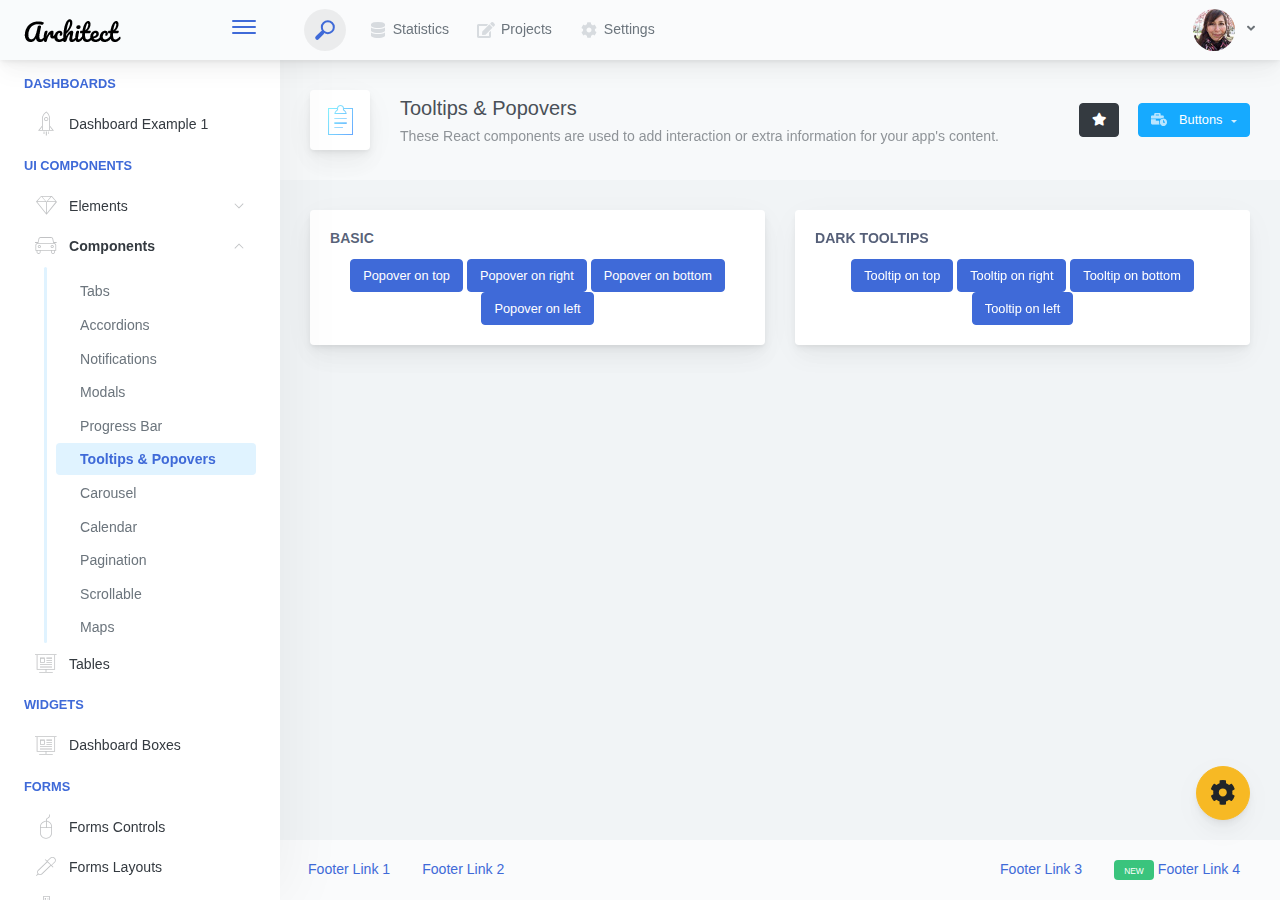
<file: dashboard/components-tooltips-popovers.html>
<!doctype html>
<html lang="en">

<head>
    <meta charset="utf-8">
    <meta http-equiv="X-UA-Compatible" content="IE=edge">
    <meta http-equiv="Content-Language" content="en">
    <meta http-equiv="Content-Type" content="text/html; charset=utf-8"/>
    <title>Tooltips &amp; Popovers - These React components are used to add interaction or extra information for your app&#x27;s content.</title>
    <meta name="viewport" content="width=device-width, initial-scale=1, maximum-scale=1, user-scalable=no, shrink-to-fit=no" />
    <meta name="description" content="These React components are used to add interaction or extra information for your app&#x27;s content.">
    <meta name="msapplication-tap-highlight" content="no">
    <!--
    =========================================================
    * ArchitectUI HTML Theme Dashboard - v1.0.0
    =========================================================
    * Product Page: https://dashboardpack.com
    * Copyright 2019 DashboardPack (https://dashboardpack.com)
    * Licensed under MIT (https://github.com/DashboardPack/architectui-html-theme-free/blob/master/LICENSE)
    =========================================================
    * The above copyright notice and this permission notice shall be included in all copies or substantial portions of the Software.
    -->
<link href="./main.css" rel="stylesheet"></head>
<body>
    <div class="app-container app-theme-white body-tabs-shadow fixed-sidebar fixed-header">
        <div class="app-header header-shadow">
            <div class="app-header__logo">
                <div class="logo-src"></div>
                <div class="header__pane ml-auto">
                    <div>
                        <button type="button" class="hamburger close-sidebar-btn hamburger--elastic" data-class="closed-sidebar">
                            <span class="hamburger-box">
                                <span class="hamburger-inner"></span>
                            </span>
                        </button>
                    </div>
                </div>
            </div>
            <div class="app-header__mobile-menu">
                <div>
                    <button type="button" class="hamburger hamburger--elastic mobile-toggle-nav">
                        <span class="hamburger-box">
                            <span class="hamburger-inner"></span>
                        </span>
                    </button>
                </div>
            </div>
            <div class="app-header__menu">
                <span>
                    <button type="button" class="btn-icon btn-icon-only btn btn-primary btn-sm mobile-toggle-header-nav">
                        <span class="btn-icon-wrapper">
                            <i class="fa fa-ellipsis-v fa-w-6"></i>
                        </span>
                    </button>
                </span>
            </div>    <div class="app-header__content">
                <div class="app-header-left">
                    <div class="search-wrapper">
                        <div class="input-holder">
                            <input type="text" class="search-input" placeholder="Type to search">
                            <button class="search-icon"><span></span></button>
                        </div>
                        <button class="close"></button>
                    </div>
                    <ul class="header-menu nav">
                        <li class="nav-item">
                            <a href="javascript:void(0);" class="nav-link">
                                <i class="nav-link-icon fa fa-database"> </i>
                                Statistics
                            </a>
                        </li>
                        <li class="btn-group nav-item">
                            <a href="javascript:void(0);" class="nav-link">
                                <i class="nav-link-icon fa fa-edit"></i>
                                Projects
                            </a>
                        </li>
                        <li class="dropdown nav-item">
                            <a href="javascript:void(0);" class="nav-link">
                                <i class="nav-link-icon fa fa-cog"></i>
                                Settings
                            </a>
                        </li>
                    </ul>        </div>
                <div class="app-header-right">
                    <div class="header-btn-lg pr-0">
                        <div class="widget-content p-0">
                            <div class="widget-content-wrapper">
                                <div class="widget-content-left">
                                    <div class="btn-group">
                                        <a data-toggle="dropdown" aria-haspopup="true" aria-expanded="false" class="p-0 btn">
                                            <img width="42" class="rounded-circle" src="assets/images/avatars/1.jpg" alt="">
                                            <i class="fa fa-angle-down ml-2 opacity-8"></i>
                                        </a>
                                        <div tabindex="-1" role="menu" aria-hidden="true" class="dropdown-menu dropdown-menu-right">
                                            <button type="button" tabindex="0" class="dropdown-item">User Account</button>
                                            <button type="button" tabindex="0" class="dropdown-item">Settings</button>
                                            <h6 tabindex="-1" class="dropdown-header">Header</h6>
                                            <button type="button" tabindex="0" class="dropdown-item">Actions</button>
                                            <div tabindex="-1" class="dropdown-divider"></div>
                                            <button type="button" tabindex="0" class="dropdown-item">Dividers</button>
                                        </div>
                                    </div>
                                </div>
                                <div class="widget-content-left  ml-3 header-user-info">
                                    <div class="widget-heading">
                                        Alina Mclourd
                                    </div>
                                    <div class="widget-subheading">
                                        VP People Manager
                                    </div>
                                </div>
                                <div class="widget-content-right header-user-info ml-3">
                                    <button type="button" class="btn-shadow p-1 btn btn-primary btn-sm show-toastr-example">
                                        <i class="fa text-white fa-calendar pr-1 pl-1"></i>
                                    </button>
                                </div>
                            </div>
                        </div>
                    </div>        </div>
            </div>
        </div>        <div class="ui-theme-settings">
            <button type="button" id="TooltipDemo" class="btn-open-options btn btn-warning">
                <i class="fa fa-cog fa-w-16 fa-spin fa-2x"></i>
            </button>
            <div class="theme-settings__inner">
                <div class="scrollbar-container">
                    <div class="theme-settings__options-wrapper">
                        <h3 class="themeoptions-heading">Layout Options
                        </h3>
                        <div class="p-3">
                            <ul class="list-group">
                                <li class="list-group-item">
                                    <div class="widget-content p-0">
                                        <div class="widget-content-wrapper">
                                            <div class="widget-content-left mr-3">
                                                <div class="switch has-switch switch-container-class" data-class="fixed-header">
                                                    <div class="switch-animate switch-on">
                                                        <input type="checkbox" checked data-toggle="toggle" data-onstyle="success">
                                                    </div>
                                                </div>
                                            </div>
                                            <div class="widget-content-left">
                                                <div class="widget-heading">Fixed Header
                                                </div>
                                                <div class="widget-subheading">Makes the header top fixed, always visible!
                                                </div>
                                            </div>
                                        </div>
                                    </div>
                                </li>
                                <li class="list-group-item">
                                    <div class="widget-content p-0">
                                        <div class="widget-content-wrapper">
                                            <div class="widget-content-left mr-3">
                                                <div class="switch has-switch switch-container-class" data-class="fixed-sidebar">
                                                    <div class="switch-animate switch-on">
                                                        <input type="checkbox" checked data-toggle="toggle" data-onstyle="success">
                                                    </div>
                                                </div>
                                            </div>
                                            <div class="widget-content-left">
                                                <div class="widget-heading">Fixed Sidebar
                                                </div>
                                                <div class="widget-subheading">Makes the sidebar left fixed, always visible!
                                                </div>
                                            </div>
                                        </div>
                                    </div>
                                </li>
                                <li class="list-group-item">
                                    <div class="widget-content p-0">
                                        <div class="widget-content-wrapper">
                                            <div class="widget-content-left mr-3">
                                                <div class="switch has-switch switch-container-class" data-class="fixed-footer">
                                                    <div class="switch-animate switch-off">
                                                        <input type="checkbox" data-toggle="toggle" data-onstyle="success">
                                                    </div>
                                                </div>
                                            </div>
                                            <div class="widget-content-left">
                                                <div class="widget-heading">Fixed Footer
                                                </div>
                                                <div class="widget-subheading">Makes the app footer bottom fixed, always visible!
                                                </div>
                                            </div>
                                        </div>
                                    </div>
                                </li>
                            </ul>
                        </div>
                        <h3 class="themeoptions-heading">
                            <div>
                                Header Options
                            </div>
                            <button type="button" class="btn-pill btn-shadow btn-wide ml-auto btn btn-focus btn-sm switch-header-cs-class" data-class="">
                                Restore Default
                            </button>
                        </h3>
                        <div class="p-3">
                            <ul class="list-group">
                                <li class="list-group-item">
                                    <h5 class="pb-2">Choose Color Scheme
                                    </h5>
                                    <div class="theme-settings-swatches">
                                        <div class="swatch-holder bg-primary switch-header-cs-class" data-class="bg-primary header-text-light">
                                        </div>
                                        <div class="swatch-holder bg-secondary switch-header-cs-class" data-class="bg-secondary header-text-light">
                                        </div>
                                        <div class="swatch-holder bg-success switch-header-cs-class" data-class="bg-success header-text-dark">
                                        </div>
                                        <div class="swatch-holder bg-info switch-header-cs-class" data-class="bg-info header-text-dark">
                                        </div>
                                        <div class="swatch-holder bg-warning switch-header-cs-class" data-class="bg-warning header-text-dark">
                                        </div>
                                        <div class="swatch-holder bg-danger switch-header-cs-class" data-class="bg-danger header-text-light">
                                        </div>
                                        <div class="swatch-holder bg-light switch-header-cs-class" data-class="bg-light header-text-dark">
                                        </div>
                                        <div class="swatch-holder bg-dark switch-header-cs-class" data-class="bg-dark header-text-light">
                                        </div>
                                        <div class="swatch-holder bg-focus switch-header-cs-class" data-class="bg-focus header-text-light">
                                        </div>
                                        <div class="swatch-holder bg-alternate switch-header-cs-class" data-class="bg-alternate header-text-light">
                                        </div>
                                        <div class="divider">
                                        </div>
                                        <div class="swatch-holder bg-vicious-stance switch-header-cs-class" data-class="bg-vicious-stance header-text-light">
                                        </div>
                                        <div class="swatch-holder bg-midnight-bloom switch-header-cs-class" data-class="bg-midnight-bloom header-text-light">
                                        </div>
                                        <div class="swatch-holder bg-night-sky switch-header-cs-class" data-class="bg-night-sky header-text-light">
                                        </div>
                                        <div class="swatch-holder bg-slick-carbon switch-header-cs-class" data-class="bg-slick-carbon header-text-light">
                                        </div>
                                        <div class="swatch-holder bg-asteroid switch-header-cs-class" data-class="bg-asteroid header-text-light">
                                        </div>
                                        <div class="swatch-holder bg-royal switch-header-cs-class" data-class="bg-royal header-text-light">
                                        </div>
                                        <div class="swatch-holder bg-warm-flame switch-header-cs-class" data-class="bg-warm-flame header-text-dark">
                                        </div>
                                        <div class="swatch-holder bg-night-fade switch-header-cs-class" data-class="bg-night-fade header-text-dark">
                                        </div>
                                        <div class="swatch-holder bg-sunny-morning switch-header-cs-class" data-class="bg-sunny-morning header-text-dark">
                                        </div>
                                        <div class="swatch-holder bg-tempting-azure switch-header-cs-class" data-class="bg-tempting-azure header-text-dark">
                                        </div>
                                        <div class="swatch-holder bg-amy-crisp switch-header-cs-class" data-class="bg-amy-crisp header-text-dark">
                                        </div>
                                        <div class="swatch-holder bg-heavy-rain switch-header-cs-class" data-class="bg-heavy-rain header-text-dark">
                                        </div>
                                        <div class="swatch-holder bg-mean-fruit switch-header-cs-class" data-class="bg-mean-fruit header-text-dark">
                                        </div>
                                        <div class="swatch-holder bg-malibu-beach switch-header-cs-class" data-class="bg-malibu-beach header-text-light">
                                        </div>
                                        <div class="swatch-holder bg-deep-blue switch-header-cs-class" data-class="bg-deep-blue header-text-dark">
                                        </div>
                                        <div class="swatch-holder bg-ripe-malin switch-header-cs-class" data-class="bg-ripe-malin header-text-light">
                                        </div>
                                        <div class="swatch-holder bg-arielle-smile switch-header-cs-class" data-class="bg-arielle-smile header-text-light">
                                        </div>
                                        <div class="swatch-holder bg-plum-plate switch-header-cs-class" data-class="bg-plum-plate header-text-light">
                                        </div>
                                        <div class="swatch-holder bg-happy-fisher switch-header-cs-class" data-class="bg-happy-fisher header-text-dark">
                                        </div>
                                        <div class="swatch-holder bg-happy-itmeo switch-header-cs-class" data-class="bg-happy-itmeo header-text-light">
                                        </div>
                                        <div class="swatch-holder bg-mixed-hopes switch-header-cs-class" data-class="bg-mixed-hopes header-text-light">
                                        </div>
                                        <div class="swatch-holder bg-strong-bliss switch-header-cs-class" data-class="bg-strong-bliss header-text-light">
                                        </div>
                                        <div class="swatch-holder bg-grow-early switch-header-cs-class" data-class="bg-grow-early header-text-light">
                                        </div>
                                        <div class="swatch-holder bg-love-kiss switch-header-cs-class" data-class="bg-love-kiss header-text-light">
                                        </div>
                                        <div class="swatch-holder bg-premium-dark switch-header-cs-class" data-class="bg-premium-dark header-text-light">
                                        </div>
                                        <div class="swatch-holder bg-happy-green switch-header-cs-class" data-class="bg-happy-green header-text-light">
                                        </div>
                                    </div>
                                </li>
                            </ul>
                        </div>
                        <h3 class="themeoptions-heading">
                            <div>Sidebar Options</div>
                            <button type="button" class="btn-pill btn-shadow btn-wide ml-auto btn btn-focus btn-sm switch-sidebar-cs-class" data-class="">
                                Restore Default
                            </button>
                        </h3>
                        <div class="p-3">
                            <ul class="list-group">
                                <li class="list-group-item">
                                    <h5 class="pb-2">Choose Color Scheme
                                    </h5>
                                    <div class="theme-settings-swatches">
                                        <div class="swatch-holder bg-primary switch-sidebar-cs-class" data-class="bg-primary sidebar-text-light">
                                        </div>
                                        <div class="swatch-holder bg-secondary switch-sidebar-cs-class" data-class="bg-secondary sidebar-text-light">
                                        </div>
                                        <div class="swatch-holder bg-success switch-sidebar-cs-class" data-class="bg-success sidebar-text-dark">
                                        </div>
                                        <div class="swatch-holder bg-info switch-sidebar-cs-class" data-class="bg-info sidebar-text-dark">
                                        </div>
                                        <div class="swatch-holder bg-warning switch-sidebar-cs-class" data-class="bg-warning sidebar-text-dark">
                                        </div>
                                        <div class="swatch-holder bg-danger switch-sidebar-cs-class" data-class="bg-danger sidebar-text-light">
                                        </div>
                                        <div class="swatch-holder bg-light switch-sidebar-cs-class" data-class="bg-light sidebar-text-dark">
                                        </div>
                                        <div class="swatch-holder bg-dark switch-sidebar-cs-class" data-class="bg-dark sidebar-text-light">
                                        </div>
                                        <div class="swatch-holder bg-focus switch-sidebar-cs-class" data-class="bg-focus sidebar-text-light">
                                        </div>
                                        <div class="swatch-holder bg-alternate switch-sidebar-cs-class" data-class="bg-alternate sidebar-text-light">
                                        </div>
                                        <div class="divider">
                                        </div>
                                        <div class="swatch-holder bg-vicious-stance switch-sidebar-cs-class" data-class="bg-vicious-stance sidebar-text-light">
                                        </div>
                                        <div class="swatch-holder bg-midnight-bloom switch-sidebar-cs-class" data-class="bg-midnight-bloom sidebar-text-light">
                                        </div>
                                        <div class="swatch-holder bg-night-sky switch-sidebar-cs-class" data-class="bg-night-sky sidebar-text-light">
                                        </div>
                                        <div class="swatch-holder bg-slick-carbon switch-sidebar-cs-class" data-class="bg-slick-carbon sidebar-text-light">
                                        </div>
                                        <div class="swatch-holder bg-asteroid switch-sidebar-cs-class" data-class="bg-asteroid sidebar-text-light">
                                        </div>
                                        <div class="swatch-holder bg-royal switch-sidebar-cs-class" data-class="bg-royal sidebar-text-light">
                                        </div>
                                        <div class="swatch-holder bg-warm-flame switch-sidebar-cs-class" data-class="bg-warm-flame sidebar-text-dark">
                                        </div>
                                        <div class="swatch-holder bg-night-fade switch-sidebar-cs-class" data-class="bg-night-fade sidebar-text-dark">
                                        </div>
                                        <div class="swatch-holder bg-sunny-morning switch-sidebar-cs-class" data-class="bg-sunny-morning sidebar-text-dark">
                                        </div>
                                        <div class="swatch-holder bg-tempting-azure switch-sidebar-cs-class" data-class="bg-tempting-azure sidebar-text-dark">
                                        </div>
                                        <div class="swatch-holder bg-amy-crisp switch-sidebar-cs-class" data-class="bg-amy-crisp sidebar-text-dark">
                                        </div>
                                        <div class="swatch-holder bg-heavy-rain switch-sidebar-cs-class" data-class="bg-heavy-rain sidebar-text-dark">
                                        </div>
                                        <div class="swatch-holder bg-mean-fruit switch-sidebar-cs-class" data-class="bg-mean-fruit sidebar-text-dark">
                                        </div>
                                        <div class="swatch-holder bg-malibu-beach switch-sidebar-cs-class" data-class="bg-malibu-beach sidebar-text-light">
                                        </div>
                                        <div class="swatch-holder bg-deep-blue switch-sidebar-cs-class" data-class="bg-deep-blue sidebar-text-dark">
                                        </div>
                                        <div class="swatch-holder bg-ripe-malin switch-sidebar-cs-class" data-class="bg-ripe-malin sidebar-text-light">
                                        </div>
                                        <div class="swatch-holder bg-arielle-smile switch-sidebar-cs-class" data-class="bg-arielle-smile sidebar-text-light">
                                        </div>
                                        <div class="swatch-holder bg-plum-plate switch-sidebar-cs-class" data-class="bg-plum-plate sidebar-text-light">
                                        </div>
                                        <div class="swatch-holder bg-happy-fisher switch-sidebar-cs-class" data-class="bg-happy-fisher sidebar-text-dark">
                                        </div>
                                        <div class="swatch-holder bg-happy-itmeo switch-sidebar-cs-class" data-class="bg-happy-itmeo sidebar-text-light">
                                        </div>
                                        <div class="swatch-holder bg-mixed-hopes switch-sidebar-cs-class" data-class="bg-mixed-hopes sidebar-text-light">
                                        </div>
                                        <div class="swatch-holder bg-strong-bliss switch-sidebar-cs-class" data-class="bg-strong-bliss sidebar-text-light">
                                        </div>
                                        <div class="swatch-holder bg-grow-early switch-sidebar-cs-class" data-class="bg-grow-early sidebar-text-light">
                                        </div>
                                        <div class="swatch-holder bg-love-kiss switch-sidebar-cs-class" data-class="bg-love-kiss sidebar-text-light">
                                        </div>
                                        <div class="swatch-holder bg-premium-dark switch-sidebar-cs-class" data-class="bg-premium-dark sidebar-text-light">
                                        </div>
                                        <div class="swatch-holder bg-happy-green switch-sidebar-cs-class" data-class="bg-happy-green sidebar-text-light">
                                        </div>
                                    </div>
                                </li>
                            </ul>
                        </div>
                        <h3 class="themeoptions-heading">
                            <div>Main Content Options</div>
                            <button type="button" class="btn-pill btn-shadow btn-wide ml-auto active btn btn-focus btn-sm">Restore Default
                            </button>
                        </h3>
                        <div class="p-3">
                            <ul class="list-group">
                                <li class="list-group-item">
                                    <h5 class="pb-2">Page Section Tabs
                                    </h5>
                                    <div class="theme-settings-swatches">
                                        <div role="group" class="mt-2 btn-group">
                                            <button type="button" class="btn-wide btn-shadow btn-primary btn btn-secondary switch-theme-class" data-class="body-tabs-line">
                                                Line
                                            </button>
                                            <button type="button" class="btn-wide btn-shadow btn-primary active btn btn-secondary switch-theme-class" data-class="body-tabs-shadow">
                                                Shadow
                                            </button>
                                        </div>
                                    </div>
                                </li>
                            </ul>
                        </div>
                    </div>
                </div>
            </div>
        </div>        <div class="app-main">
                <div class="app-sidebar sidebar-shadow">
                    <div class="app-header__logo">
                        <div class="logo-src"></div>
                        <div class="header__pane ml-auto">
                            <div>
                                <button type="button" class="hamburger close-sidebar-btn hamburger--elastic" data-class="closed-sidebar">
                                    <span class="hamburger-box">
                                        <span class="hamburger-inner"></span>
                                    </span>
                                </button>
                            </div>
                        </div>
                    </div>
                    <div class="app-header__mobile-menu">
                        <div>
                            <button type="button" class="hamburger hamburger--elastic mobile-toggle-nav">
                                <span class="hamburger-box">
                                    <span class="hamburger-inner"></span>
                                </span>
                            </button>
                        </div>
                    </div>
                    <div class="app-header__menu">
                        <span>
                            <button type="button" class="btn-icon btn-icon-only btn btn-primary btn-sm mobile-toggle-header-nav">
                                <span class="btn-icon-wrapper">
                                    <i class="fa fa-ellipsis-v fa-w-6"></i>
                                </span>
                            </button>
                        </span>
                    </div>    <div class="scrollbar-sidebar">
                        <div class="app-sidebar__inner">
                            <ul class="vertical-nav-menu">
                                <li class="app-sidebar__heading">Dashboards</li>
                                <li>
                                    <a href="index.html">
                                        <i class="metismenu-icon pe-7s-rocket"></i>
                                        Dashboard Example 1
                                    </a>
                                </li>
                                <li class="app-sidebar__heading">UI Components</li>
                                <li
                                    
                                    
                                    
                                    
                                    
                                    
                                    
                                    
                                >
                                    <a href="#">
                                        <i class="metismenu-icon pe-7s-diamond"></i>
                                        Elements
                                        <i class="metismenu-state-icon pe-7s-angle-down caret-left"></i>
                                    </a>
                                    <ul
                                        
                                        
                                        
                                        
                                        
                                        
                                        
                                        
                                    >
                                        <li>
                                            <a href="elements-buttons-standard.html">
                                                <i class="metismenu-icon"></i>
                                                Buttons
                                            </a>
                                        </li>
                                        <li>
                                            <a href="elements-dropdowns.html">
                                                <i class="metismenu-icon">
                                                </i>Dropdowns
                                            </a>
                                        </li>
                                        <li>
                                            <a href="elements-icons.html">
                                                <i class="metismenu-icon">
                                                </i>Icons
                                            </a>
                                        </li>
                                        <li>
                                            <a href="elements-badges-labels.html">
                                                <i class="metismenu-icon">
                                                </i>Badges
                                            </a>
                                        </li>
                                        <li>
                                            <a href="elements-cards.html">
                                                <i class="metismenu-icon">
                                                </i>Cards
                                            </a>
                                        </li>
                                        <li>
                                            <a href="elements-list-group.html">
                                                <i class="metismenu-icon">
                                                </i>List Groups
                                            </a>
                                        </li>
                                        <li>
                                            <a href="elements-navigation.html">
                                                <i class="metismenu-icon">
                                                </i>Navigation Menus
                                            </a>
                                        </li>
                                        <li>
                                            <a href="elements-utilities.html">
                                                <i class="metismenu-icon">
                                                </i>Utilities
                                            </a>
                                        </li>
                                    </ul>
                                </li>
                                <li
                                    
                                    
                                    
                                    
                                    
                                     class="mm-active"
                                    
                                    
                                    
                                    
                                    
                                >
                                    <a href="#">
                                        <i class="metismenu-icon pe-7s-car"></i>
                                        Components
                                        <i class="metismenu-state-icon pe-7s-angle-down caret-left"></i>
                                    </a>
                                    <ul
                                        
                                        
                                        
                                        
                                        
                                         class="mm-show"
                                        
                                        
                                        
                                        
                                        
                                    >
                                        <li>
                                            <a href="components-tabs.html">
                                                <i class="metismenu-icon">
                                                </i>Tabs
                                            </a>
                                        </li>
                                        <li>
                                            <a href="components-accordions.html">
                                                <i class="metismenu-icon">
                                                </i>Accordions
                                            </a>
                                        </li>
                                        <li>
                                            <a href="components-notifications.html">
                                                <i class="metismenu-icon">
                                                </i>Notifications
                                            </a>
                                        </li>
                                        <li>
                                            <a href="components-modals.html">
                                                <i class="metismenu-icon">
                                                </i>Modals
                                            </a>
                                        </li>
                                        <li>
                                            <a href="components-progress-bar.html">
                                                <i class="metismenu-icon">
                                                </i>Progress Bar
                                            </a>
                                        </li>
                                        <li>
                                            <a href="components-tooltips-popovers.html" class="mm-active">
                                                <i class="metismenu-icon">
                                                </i>Tooltips &amp; Popovers
                                            </a>
                                        </li>
                                        <li>
                                            <a href="components-carousel.html">
                                                <i class="metismenu-icon">
                                                </i>Carousel
                                            </a>
                                        </li>
                                        <li>
                                            <a href="components-calendar.html">
                                                <i class="metismenu-icon">
                                                </i>Calendar
                                            </a>
                                        </li>
                                        <li>
                                            <a href="components-pagination.html">
                                                <i class="metismenu-icon">
                                                </i>Pagination
                                            </a>
                                        </li>
                                        <li>
                                            <a href="components-scrollable-elements.html">
                                                <i class="metismenu-icon">
                                                </i>Scrollable
                                            </a>
                                        </li>
                                        <li>
                                            <a href="components-maps.html">
                                                <i class="metismenu-icon">
                                                </i>Maps
                                            </a>
                                        </li>
                                    </ul>
                                </li>
                                <li  >
                                    <a href="tables-regular.html">
                                        <i class="metismenu-icon pe-7s-display2"></i>
                                        Tables
                                    </a>
                                </li>
                                <li class="app-sidebar__heading">Widgets</li>
                                <li>
                                    <a href="dashboard-boxes.html">
                                        <i class="metismenu-icon pe-7s-display2"></i>
                                        Dashboard Boxes
                                    </a>
                                </li>
                                <li class="app-sidebar__heading">Forms</li>
                                <li>
                                    <a href="forms-controls.html">
                                        <i class="metismenu-icon pe-7s-mouse">
                                        </i>Forms Controls
                                    </a>
                                </li>
                                <li>
                                    <a href="forms-layouts.html">
                                        <i class="metismenu-icon pe-7s-eyedropper">
                                        </i>Forms Layouts
                                    </a>
                                </li>
                                <li>
                                    <a href="forms-validation.html">
                                        <i class="metismenu-icon pe-7s-pendrive">
                                        </i>Forms Validation
                                    </a>
                                </li>
                                <li class="app-sidebar__heading">Charts</li>
                                <li>
                                    <a href="charts-chartjs.html">
                                        <i class="metismenu-icon pe-7s-graph2">
                                        </i>ChartJS
                                    </a>
                                </li>
                                <li class="app-sidebar__heading">PRO Version</li>
                                <li>
                                    <a href="https://dashboardpack.com/theme-details/architectui-dashboard-html-pro/" target="_blank">
                                        <i class="metismenu-icon pe-7s-graph2">
                                        </i>
                                        Upgrade to PRO
                                    </a>
                                </li>
                            </ul>
                        </div>
                    </div>
                </div>    <div class="app-main__outer">
                    <div class="app-main__inner">
                        <div class="app-page-title">
                            <div class="page-title-wrapper">
                                <div class="page-title-heading">
                                    <div class="page-title-icon">
                                        <i class="pe-7s-note2 icon-gradient bg-happy-fisher">
                                        </i>
                                    </div>
                                    <div>Tooltips &amp; Popovers
                                        <div class="page-title-subheading">These React components are used to add interaction or extra information for your app&#x27;s content.
                                        </div>
                                    </div>
                                </div>
                                <div class="page-title-actions">
                                    <button type="button" data-toggle="tooltip" title="Example Tooltip" data-placement="bottom" class="btn-shadow mr-3 btn btn-dark">
                                        <i class="fa fa-star"></i>
                                    </button>
                                    <div class="d-inline-block dropdown">
                                        <button type="button" data-toggle="dropdown" aria-haspopup="true" aria-expanded="false" class="btn-shadow dropdown-toggle btn btn-info">
                                            <span class="btn-icon-wrapper pr-2 opacity-7">
                                                <i class="fa fa-business-time fa-w-20"></i>
                                            </span>
                                            Buttons
                                        </button>
                                        <div tabindex="-1" role="menu" aria-hidden="true" class="dropdown-menu dropdown-menu-right">
                                            <ul class="nav flex-column">
                                                <li class="nav-item">
                                                    <a href="javascript:void(0);" class="nav-link">
                                                        <i class="nav-link-icon lnr-inbox"></i>
                                                        <span>
                                                            Inbox
                                                        </span>
                                                        <div class="ml-auto badge badge-pill badge-secondary">86</div>
                                                    </a>
                                                </li>
                                                <li class="nav-item">
                                                    <a href="javascript:void(0);" class="nav-link">
                                                        <i class="nav-link-icon lnr-book"></i>
                                                        <span>
                                                            Book
                                                        </span>
                                                        <div class="ml-auto badge badge-pill badge-danger">5</div>
                                                    </a>
                                                </li>
                                                <li class="nav-item">
                                                    <a href="javascript:void(0);" class="nav-link">
                                                        <i class="nav-link-icon lnr-picture"></i>
                                                        <span>
                                                            Picture
                                                        </span>
                                                    </a>
                                                </li>
                                                <li class="nav-item">
                                                    <a disabled href="javascript:void(0);" class="nav-link disabled">
                                                        <i class="nav-link-icon lnr-file-empty"></i>
                                                        <span>
                                                            File Disabled
                                                        </span>
                                                    </a>
                                                </li>
                                            </ul>
                                        </div>
                                    </div>
                                </div>    </div>
                        </div>            <div class="row">
                            <div class="col-lg-6">
                                <div class="main-card mb-3 card">
                                    <div class="card-body"><h5 class="card-title">Basic</h5>
                                        <div class="text-center">
                                            <button type="button" class="btn btn-primary" data-container="body" data-toggle="popover" data-placement="top" data-content="Vivamus sagittis lacus vel augue laoreet rutrum faucibus.">
                                                Popover on top
                                            </button>
            
                                            <button type="button" class="btn btn-primary" data-container="body" data-toggle="popover" data-placement="right" data-content="Vivamus sagittis lacus vel augue laoreet rutrum faucibus.">
                                                Popover on right
                                            </button>
            
                                            <button type="button" class="btn btn-primary" data-container="body" data-toggle="popover" data-placement="bottom" data-content="Vivamus
            sagittis lacus vel augue laoreet rutrum faucibus.">
                                                Popover on bottom
                                            </button>
            
                                            <button type="button" class="btn btn-primary" data-container="body" data-toggle="popover" data-placement="left" data-content="Vivamus sagittis lacus vel augue laoreet rutrum faucibus.">
                                                Popover on left
                                            </button>
                                        </div>
                                    </div>
                                </div>
                            </div>
                            <div class="col-lg-6">
                                <div class="main-card mb-3 card">
                                    <div class="card-body"><h5 class="card-title">Dark Tooltips</h5>
                                        <div class="text-center">
                                            <button type="button" class="btn btn-primary" data-toggle="tooltip" data-placement="top" title="Tooltip on top">
                                                Tooltip on top
                                            </button>
                                            <button type="button" class="btn btn-primary" data-toggle="tooltip" data-placement="right" title="Tooltip on right">
                                                Tooltip on right
                                            </button>
                                            <button type="button" class="btn btn-primary" data-toggle="tooltip" data-placement="bottom" title="Tooltip on bottom">
                                                Tooltip on bottom
                                            </button>
                                            <button type="button" class="btn btn-primary" data-toggle="tooltip" data-placement="left" title="Tooltip on left">
                                                Tooltip on left
                                            </button>
                                        </div>
                                    </div>
                                </div>
                            </div>
                        </div>
                    </div>
                    <div class="app-wrapper-footer">
                        <div class="app-footer">
                            <div class="app-footer__inner">
                                <div class="app-footer-left">
                                    <ul class="nav">
                                        <li class="nav-item">
                                            <a href="javascript:void(0);" class="nav-link">
                                                Footer Link 1
                                            </a>
                                        </li>
                                        <li class="nav-item">
                                            <a href="javascript:void(0);" class="nav-link">
                                                Footer Link 2
                                            </a>
                                        </li>
                                    </ul>
                                </div>
                                <div class="app-footer-right">
                                    <ul class="nav">
                                        <li class="nav-item">
                                            <a href="javascript:void(0);" class="nav-link">
                                                Footer Link 3
                                            </a>
                                        </li>
                                        <li class="nav-item">
                                            <a href="javascript:void(0);" class="nav-link">
                                                <div class="badge badge-success mr-1 ml-0">
                                                    <small>NEW</small>
                                                </div>
                                                Footer Link 4
                                            </a>
                                        </li>
                                    </ul>
                                </div>
                            </div>
                        </div>
                    </div>    </div>
        </div>
    </div>
<script type="text/javascript" src="./assets/scripts/main.js"></script></body>
</html>
</file>
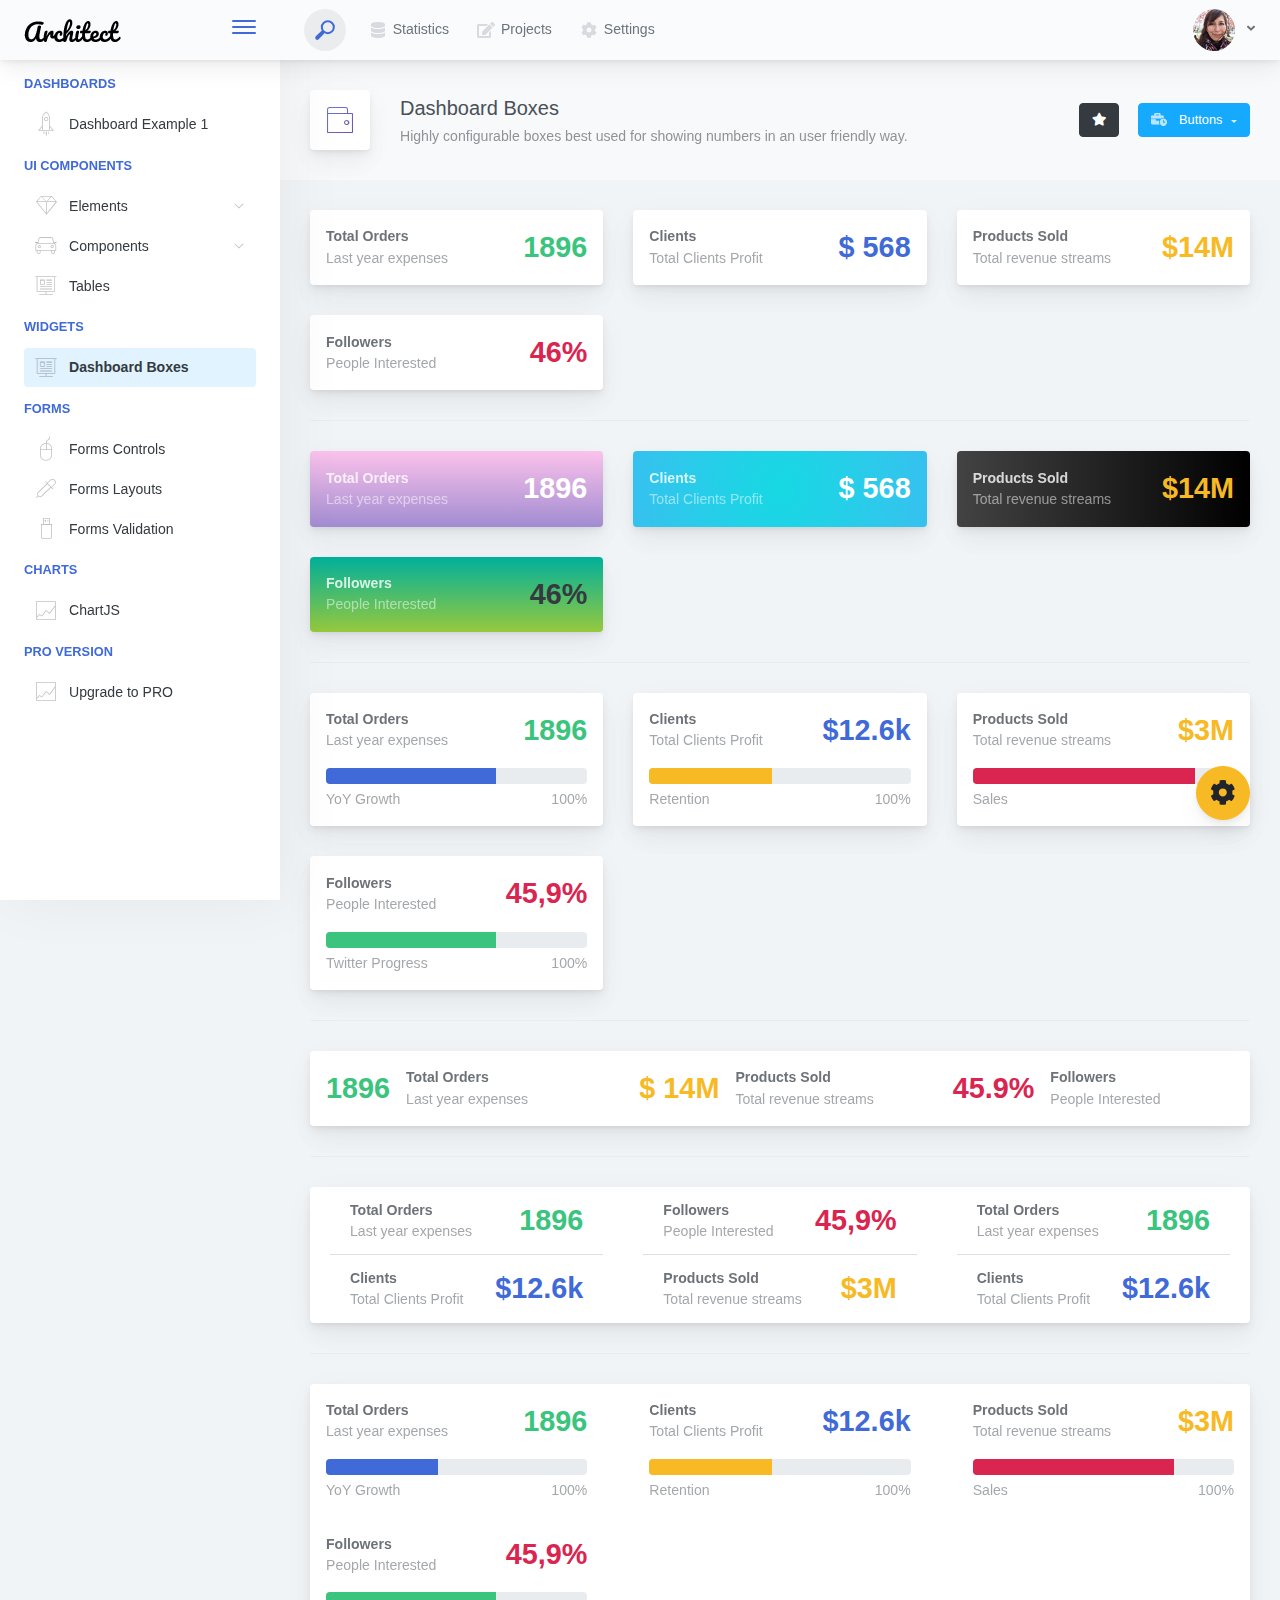
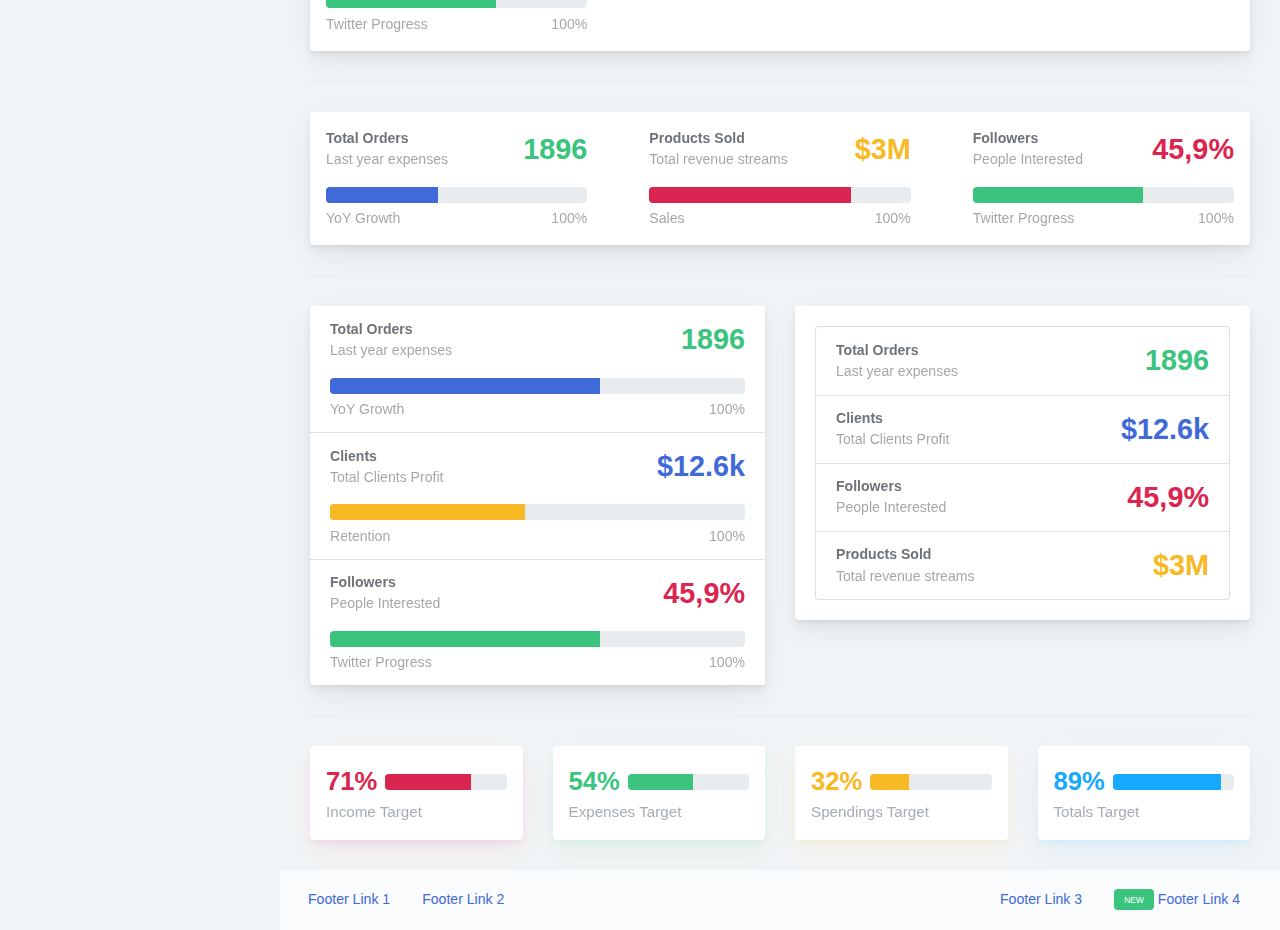
<file: dashboard/dashboard-boxes.html>
<!doctype html>
<html lang="en">

<head>
    <meta charset="utf-8">
    <meta http-equiv="X-UA-Compatible" content="IE=edge">
    <meta http-equiv="Content-Language" content="en">
    <meta http-equiv="Content-Type" content="text/html; charset=utf-8"/>
    <title>Dashboard Boxes - Highly configurable boxes best used for showing numbers in an user friendly way.</title>
    <meta name="viewport" content="width=device-width, initial-scale=1, maximum-scale=1, user-scalable=no, shrink-to-fit=no" />
    <meta name="description" content="Highly configurable boxes best used for showing numbers in an user friendly way.">
    <meta name="msapplication-tap-highlight" content="no">
    <!--
    =========================================================
    * ArchitectUI HTML Theme Dashboard - v1.0.0
    =========================================================
    * Product Page: https://dashboardpack.com
    * Copyright 2019 DashboardPack (https://dashboardpack.com)
    * Licensed under MIT (https://github.com/DashboardPack/architectui-html-theme-free/blob/master/LICENSE)
    =========================================================
    * The above copyright notice and this permission notice shall be included in all copies or substantial portions of the Software.
    -->
<link href="./main.css" rel="stylesheet"></head>
<body>
    <div class="app-container app-theme-white body-tabs-shadow fixed-sidebar fixed-header">
        <div class="app-header header-shadow">
            <div class="app-header__logo">
                <div class="logo-src"></div>
                <div class="header__pane ml-auto">
                    <div>
                        <button type="button" class="hamburger close-sidebar-btn hamburger--elastic" data-class="closed-sidebar">
                            <span class="hamburger-box">
                                <span class="hamburger-inner"></span>
                            </span>
                        </button>
                    </div>
                </div>
            </div>
            <div class="app-header__mobile-menu">
                <div>
                    <button type="button" class="hamburger hamburger--elastic mobile-toggle-nav">
                        <span class="hamburger-box">
                            <span class="hamburger-inner"></span>
                        </span>
                    </button>
                </div>
            </div>
            <div class="app-header__menu">
                <span>
                    <button type="button" class="btn-icon btn-icon-only btn btn-primary btn-sm mobile-toggle-header-nav">
                        <span class="btn-icon-wrapper">
                            <i class="fa fa-ellipsis-v fa-w-6"></i>
                        </span>
                    </button>
                </span>
            </div>    <div class="app-header__content">
                <div class="app-header-left">
                    <div class="search-wrapper">
                        <div class="input-holder">
                            <input type="text" class="search-input" placeholder="Type to search">
                            <button class="search-icon"><span></span></button>
                        </div>
                        <button class="close"></button>
                    </div>
                    <ul class="header-menu nav">
                        <li class="nav-item">
                            <a href="javascript:void(0);" class="nav-link">
                                <i class="nav-link-icon fa fa-database"> </i>
                                Statistics
                            </a>
                        </li>
                        <li class="btn-group nav-item">
                            <a href="javascript:void(0);" class="nav-link">
                                <i class="nav-link-icon fa fa-edit"></i>
                                Projects
                            </a>
                        </li>
                        <li class="dropdown nav-item">
                            <a href="javascript:void(0);" class="nav-link">
                                <i class="nav-link-icon fa fa-cog"></i>
                                Settings
                            </a>
                        </li>
                    </ul>        </div>
                <div class="app-header-right">
                    <div class="header-btn-lg pr-0">
                        <div class="widget-content p-0">
                            <div class="widget-content-wrapper">
                                <div class="widget-content-left">
                                    <div class="btn-group">
                                        <a data-toggle="dropdown" aria-haspopup="true" aria-expanded="false" class="p-0 btn">
                                            <img width="42" class="rounded-circle" src="assets/images/avatars/1.jpg" alt="">
                                            <i class="fa fa-angle-down ml-2 opacity-8"></i>
                                        </a>
                                        <div tabindex="-1" role="menu" aria-hidden="true" class="dropdown-menu dropdown-menu-right">
                                            <button type="button" tabindex="0" class="dropdown-item">User Account</button>
                                            <button type="button" tabindex="0" class="dropdown-item">Settings</button>
                                            <h6 tabindex="-1" class="dropdown-header">Header</h6>
                                            <button type="button" tabindex="0" class="dropdown-item">Actions</button>
                                            <div tabindex="-1" class="dropdown-divider"></div>
                                            <button type="button" tabindex="0" class="dropdown-item">Dividers</button>
                                        </div>
                                    </div>
                                </div>
                                <div class="widget-content-left  ml-3 header-user-info">
                                    <div class="widget-heading">
                                        Alina Mclourd
                                    </div>
                                    <div class="widget-subheading">
                                        VP People Manager
                                    </div>
                                </div>
                                <div class="widget-content-right header-user-info ml-3">
                                    <button type="button" class="btn-shadow p-1 btn btn-primary btn-sm show-toastr-example">
                                        <i class="fa text-white fa-calendar pr-1 pl-1"></i>
                                    </button>
                                </div>
                            </div>
                        </div>
                    </div>        </div>
            </div>
        </div>        <div class="ui-theme-settings">
            <button type="button" id="TooltipDemo" class="btn-open-options btn btn-warning">
                <i class="fa fa-cog fa-w-16 fa-spin fa-2x"></i>
            </button>
            <div class="theme-settings__inner">
                <div class="scrollbar-container">
                    <div class="theme-settings__options-wrapper">
                        <h3 class="themeoptions-heading">Layout Options
                        </h3>
                        <div class="p-3">
                            <ul class="list-group">
                                <li class="list-group-item">
                                    <div class="widget-content p-0">
                                        <div class="widget-content-wrapper">
                                            <div class="widget-content-left mr-3">
                                                <div class="switch has-switch switch-container-class" data-class="fixed-header">
                                                    <div class="switch-animate switch-on">
                                                        <input type="checkbox" checked data-toggle="toggle" data-onstyle="success">
                                                    </div>
                                                </div>
                                            </div>
                                            <div class="widget-content-left">
                                                <div class="widget-heading">Fixed Header
                                                </div>
                                                <div class="widget-subheading">Makes the header top fixed, always visible!
                                                </div>
                                            </div>
                                        </div>
                                    </div>
                                </li>
                                <li class="list-group-item">
                                    <div class="widget-content p-0">
                                        <div class="widget-content-wrapper">
                                            <div class="widget-content-left mr-3">
                                                <div class="switch has-switch switch-container-class" data-class="fixed-sidebar">
                                                    <div class="switch-animate switch-on">
                                                        <input type="checkbox" checked data-toggle="toggle" data-onstyle="success">
                                                    </div>
                                                </div>
                                            </div>
                                            <div class="widget-content-left">
                                                <div class="widget-heading">Fixed Sidebar
                                                </div>
                                                <div class="widget-subheading">Makes the sidebar left fixed, always visible!
                                                </div>
                                            </div>
                                        </div>
                                    </div>
                                </li>
                                <li class="list-group-item">
                                    <div class="widget-content p-0">
                                        <div class="widget-content-wrapper">
                                            <div class="widget-content-left mr-3">
                                                <div class="switch has-switch switch-container-class" data-class="fixed-footer">
                                                    <div class="switch-animate switch-off">
                                                        <input type="checkbox" data-toggle="toggle" data-onstyle="success">
                                                    </div>
                                                </div>
                                            </div>
                                            <div class="widget-content-left">
                                                <div class="widget-heading">Fixed Footer
                                                </div>
                                                <div class="widget-subheading">Makes the app footer bottom fixed, always visible!
                                                </div>
                                            </div>
                                        </div>
                                    </div>
                                </li>
                            </ul>
                        </div>
                        <h3 class="themeoptions-heading">
                            <div>
                                Header Options
                            </div>
                            <button type="button" class="btn-pill btn-shadow btn-wide ml-auto btn btn-focus btn-sm switch-header-cs-class" data-class="">
                                Restore Default
                            </button>
                        </h3>
                        <div class="p-3">
                            <ul class="list-group">
                                <li class="list-group-item">
                                    <h5 class="pb-2">Choose Color Scheme
                                    </h5>
                                    <div class="theme-settings-swatches">
                                        <div class="swatch-holder bg-primary switch-header-cs-class" data-class="bg-primary header-text-light">
                                        </div>
                                        <div class="swatch-holder bg-secondary switch-header-cs-class" data-class="bg-secondary header-text-light">
                                        </div>
                                        <div class="swatch-holder bg-success switch-header-cs-class" data-class="bg-success header-text-dark">
                                        </div>
                                        <div class="swatch-holder bg-info switch-header-cs-class" data-class="bg-info header-text-dark">
                                        </div>
                                        <div class="swatch-holder bg-warning switch-header-cs-class" data-class="bg-warning header-text-dark">
                                        </div>
                                        <div class="swatch-holder bg-danger switch-header-cs-class" data-class="bg-danger header-text-light">
                                        </div>
                                        <div class="swatch-holder bg-light switch-header-cs-class" data-class="bg-light header-text-dark">
                                        </div>
                                        <div class="swatch-holder bg-dark switch-header-cs-class" data-class="bg-dark header-text-light">
                                        </div>
                                        <div class="swatch-holder bg-focus switch-header-cs-class" data-class="bg-focus header-text-light">
                                        </div>
                                        <div class="swatch-holder bg-alternate switch-header-cs-class" data-class="bg-alternate header-text-light">
                                        </div>
                                        <div class="divider">
                                        </div>
                                        <div class="swatch-holder bg-vicious-stance switch-header-cs-class" data-class="bg-vicious-stance header-text-light">
                                        </div>
                                        <div class="swatch-holder bg-midnight-bloom switch-header-cs-class" data-class="bg-midnight-bloom header-text-light">
                                        </div>
                                        <div class="swatch-holder bg-night-sky switch-header-cs-class" data-class="bg-night-sky header-text-light">
                                        </div>
                                        <div class="swatch-holder bg-slick-carbon switch-header-cs-class" data-class="bg-slick-carbon header-text-light">
                                        </div>
                                        <div class="swatch-holder bg-asteroid switch-header-cs-class" data-class="bg-asteroid header-text-light">
                                        </div>
                                        <div class="swatch-holder bg-royal switch-header-cs-class" data-class="bg-royal header-text-light">
                                        </div>
                                        <div class="swatch-holder bg-warm-flame switch-header-cs-class" data-class="bg-warm-flame header-text-dark">
                                        </div>
                                        <div class="swatch-holder bg-night-fade switch-header-cs-class" data-class="bg-night-fade header-text-dark">
                                        </div>
                                        <div class="swatch-holder bg-sunny-morning switch-header-cs-class" data-class="bg-sunny-morning header-text-dark">
                                        </div>
                                        <div class="swatch-holder bg-tempting-azure switch-header-cs-class" data-class="bg-tempting-azure header-text-dark">
                                        </div>
                                        <div class="swatch-holder bg-amy-crisp switch-header-cs-class" data-class="bg-amy-crisp header-text-dark">
                                        </div>
                                        <div class="swatch-holder bg-heavy-rain switch-header-cs-class" data-class="bg-heavy-rain header-text-dark">
                                        </div>
                                        <div class="swatch-holder bg-mean-fruit switch-header-cs-class" data-class="bg-mean-fruit header-text-dark">
                                        </div>
                                        <div class="swatch-holder bg-malibu-beach switch-header-cs-class" data-class="bg-malibu-beach header-text-light">
                                        </div>
                                        <div class="swatch-holder bg-deep-blue switch-header-cs-class" data-class="bg-deep-blue header-text-dark">
                                        </div>
                                        <div class="swatch-holder bg-ripe-malin switch-header-cs-class" data-class="bg-ripe-malin header-text-light">
                                        </div>
                                        <div class="swatch-holder bg-arielle-smile switch-header-cs-class" data-class="bg-arielle-smile header-text-light">
                                        </div>
                                        <div class="swatch-holder bg-plum-plate switch-header-cs-class" data-class="bg-plum-plate header-text-light">
                                        </div>
                                        <div class="swatch-holder bg-happy-fisher switch-header-cs-class" data-class="bg-happy-fisher header-text-dark">
                                        </div>
                                        <div class="swatch-holder bg-happy-itmeo switch-header-cs-class" data-class="bg-happy-itmeo header-text-light">
                                        </div>
                                        <div class="swatch-holder bg-mixed-hopes switch-header-cs-class" data-class="bg-mixed-hopes header-text-light">
                                        </div>
                                        <div class="swatch-holder bg-strong-bliss switch-header-cs-class" data-class="bg-strong-bliss header-text-light">
                                        </div>
                                        <div class="swatch-holder bg-grow-early switch-header-cs-class" data-class="bg-grow-early header-text-light">
                                        </div>
                                        <div class="swatch-holder bg-love-kiss switch-header-cs-class" data-class="bg-love-kiss header-text-light">
                                        </div>
                                        <div class="swatch-holder bg-premium-dark switch-header-cs-class" data-class="bg-premium-dark header-text-light">
                                        </div>
                                        <div class="swatch-holder bg-happy-green switch-header-cs-class" data-class="bg-happy-green header-text-light">
                                        </div>
                                    </div>
                                </li>
                            </ul>
                        </div>
                        <h3 class="themeoptions-heading">
                            <div>Sidebar Options</div>
                            <button type="button" class="btn-pill btn-shadow btn-wide ml-auto btn btn-focus btn-sm switch-sidebar-cs-class" data-class="">
                                Restore Default
                            </button>
                        </h3>
                        <div class="p-3">
                            <ul class="list-group">
                                <li class="list-group-item">
                                    <h5 class="pb-2">Choose Color Scheme
                                    </h5>
                                    <div class="theme-settings-swatches">
                                        <div class="swatch-holder bg-primary switch-sidebar-cs-class" data-class="bg-primary sidebar-text-light">
                                        </div>
                                        <div class="swatch-holder bg-secondary switch-sidebar-cs-class" data-class="bg-secondary sidebar-text-light">
                                        </div>
                                        <div class="swatch-holder bg-success switch-sidebar-cs-class" data-class="bg-success sidebar-text-dark">
                                        </div>
                                        <div class="swatch-holder bg-info switch-sidebar-cs-class" data-class="bg-info sidebar-text-dark">
                                        </div>
                                        <div class="swatch-holder bg-warning switch-sidebar-cs-class" data-class="bg-warning sidebar-text-dark">
                                        </div>
                                        <div class="swatch-holder bg-danger switch-sidebar-cs-class" data-class="bg-danger sidebar-text-light">
                                        </div>
                                        <div class="swatch-holder bg-light switch-sidebar-cs-class" data-class="bg-light sidebar-text-dark">
                                        </div>
                                        <div class="swatch-holder bg-dark switch-sidebar-cs-class" data-class="bg-dark sidebar-text-light">
                                        </div>
                                        <div class="swatch-holder bg-focus switch-sidebar-cs-class" data-class="bg-focus sidebar-text-light">
                                        </div>
                                        <div class="swatch-holder bg-alternate switch-sidebar-cs-class" data-class="bg-alternate sidebar-text-light">
                                        </div>
                                        <div class="divider">
                                        </div>
                                        <div class="swatch-holder bg-vicious-stance switch-sidebar-cs-class" data-class="bg-vicious-stance sidebar-text-light">
                                        </div>
                                        <div class="swatch-holder bg-midnight-bloom switch-sidebar-cs-class" data-class="bg-midnight-bloom sidebar-text-light">
                                        </div>
                                        <div class="swatch-holder bg-night-sky switch-sidebar-cs-class" data-class="bg-night-sky sidebar-text-light">
                                        </div>
                                        <div class="swatch-holder bg-slick-carbon switch-sidebar-cs-class" data-class="bg-slick-carbon sidebar-text-light">
                                        </div>
                                        <div class="swatch-holder bg-asteroid switch-sidebar-cs-class" data-class="bg-asteroid sidebar-text-light">
                                        </div>
                                        <div class="swatch-holder bg-royal switch-sidebar-cs-class" data-class="bg-royal sidebar-text-light">
                                        </div>
                                        <div class="swatch-holder bg-warm-flame switch-sidebar-cs-class" data-class="bg-warm-flame sidebar-text-dark">
                                        </div>
                                        <div class="swatch-holder bg-night-fade switch-sidebar-cs-class" data-class="bg-night-fade sidebar-text-dark">
                                        </div>
                                        <div class="swatch-holder bg-sunny-morning switch-sidebar-cs-class" data-class="bg-sunny-morning sidebar-text-dark">
                                        </div>
                                        <div class="swatch-holder bg-tempting-azure switch-sidebar-cs-class" data-class="bg-tempting-azure sidebar-text-dark">
                                        </div>
                                        <div class="swatch-holder bg-amy-crisp switch-sidebar-cs-class" data-class="bg-amy-crisp sidebar-text-dark">
                                        </div>
                                        <div class="swatch-holder bg-heavy-rain switch-sidebar-cs-class" data-class="bg-heavy-rain sidebar-text-dark">
                                        </div>
                                        <div class="swatch-holder bg-mean-fruit switch-sidebar-cs-class" data-class="bg-mean-fruit sidebar-text-dark">
                                        </div>
                                        <div class="swatch-holder bg-malibu-beach switch-sidebar-cs-class" data-class="bg-malibu-beach sidebar-text-light">
                                        </div>
                                        <div class="swatch-holder bg-deep-blue switch-sidebar-cs-class" data-class="bg-deep-blue sidebar-text-dark">
                                        </div>
                                        <div class="swatch-holder bg-ripe-malin switch-sidebar-cs-class" data-class="bg-ripe-malin sidebar-text-light">
                                        </div>
                                        <div class="swatch-holder bg-arielle-smile switch-sidebar-cs-class" data-class="bg-arielle-smile sidebar-text-light">
                                        </div>
                                        <div class="swatch-holder bg-plum-plate switch-sidebar-cs-class" data-class="bg-plum-plate sidebar-text-light">
                                        </div>
                                        <div class="swatch-holder bg-happy-fisher switch-sidebar-cs-class" data-class="bg-happy-fisher sidebar-text-dark">
                                        </div>
                                        <div class="swatch-holder bg-happy-itmeo switch-sidebar-cs-class" data-class="bg-happy-itmeo sidebar-text-light">
                                        </div>
                                        <div class="swatch-holder bg-mixed-hopes switch-sidebar-cs-class" data-class="bg-mixed-hopes sidebar-text-light">
                                        </div>
                                        <div class="swatch-holder bg-strong-bliss switch-sidebar-cs-class" data-class="bg-strong-bliss sidebar-text-light">
                                        </div>
                                        <div class="swatch-holder bg-grow-early switch-sidebar-cs-class" data-class="bg-grow-early sidebar-text-light">
                                        </div>
                                        <div class="swatch-holder bg-love-kiss switch-sidebar-cs-class" data-class="bg-love-kiss sidebar-text-light">
                                        </div>
                                        <div class="swatch-holder bg-premium-dark switch-sidebar-cs-class" data-class="bg-premium-dark sidebar-text-light">
                                        </div>
                                        <div class="swatch-holder bg-happy-green switch-sidebar-cs-class" data-class="bg-happy-green sidebar-text-light">
                                        </div>
                                    </div>
                                </li>
                            </ul>
                        </div>
                        <h3 class="themeoptions-heading">
                            <div>Main Content Options</div>
                            <button type="button" class="btn-pill btn-shadow btn-wide ml-auto active btn btn-focus btn-sm">Restore Default
                            </button>
                        </h3>
                        <div class="p-3">
                            <ul class="list-group">
                                <li class="list-group-item">
                                    <h5 class="pb-2">Page Section Tabs
                                    </h5>
                                    <div class="theme-settings-swatches">
                                        <div role="group" class="mt-2 btn-group">
                                            <button type="button" class="btn-wide btn-shadow btn-primary btn btn-secondary switch-theme-class" data-class="body-tabs-line">
                                                Line
                                            </button>
                                            <button type="button" class="btn-wide btn-shadow btn-primary active btn btn-secondary switch-theme-class" data-class="body-tabs-shadow">
                                                Shadow
                                            </button>
                                        </div>
                                    </div>
                                </li>
                            </ul>
                        </div>
                    </div>
                </div>
            </div>
        </div>        <div class="app-main">
                <div class="app-sidebar sidebar-shadow">
                    <div class="app-header__logo">
                        <div class="logo-src"></div>
                        <div class="header__pane ml-auto">
                            <div>
                                <button type="button" class="hamburger close-sidebar-btn hamburger--elastic" data-class="closed-sidebar">
                                    <span class="hamburger-box">
                                        <span class="hamburger-inner"></span>
                                    </span>
                                </button>
                            </div>
                        </div>
                    </div>
                    <div class="app-header__mobile-menu">
                        <div>
                            <button type="button" class="hamburger hamburger--elastic mobile-toggle-nav">
                                <span class="hamburger-box">
                                    <span class="hamburger-inner"></span>
                                </span>
                            </button>
                        </div>
                    </div>
                    <div class="app-header__menu">
                        <span>
                            <button type="button" class="btn-icon btn-icon-only btn btn-primary btn-sm mobile-toggle-header-nav">
                                <span class="btn-icon-wrapper">
                                    <i class="fa fa-ellipsis-v fa-w-6"></i>
                                </span>
                            </button>
                        </span>
                    </div>    <div class="scrollbar-sidebar">
                        <div class="app-sidebar__inner">
                            <ul class="vertical-nav-menu">
                                <li class="app-sidebar__heading">Dashboards</li>
                                <li>
                                    <a href="index.html">
                                        <i class="metismenu-icon pe-7s-rocket"></i>
                                        Dashboard Example 1
                                    </a>
                                </li>
                                <li class="app-sidebar__heading">UI Components</li>
                                <li
                                    
                                    
                                    
                                    
                                    
                                    
                                    
                                    
                                >
                                    <a href="#">
                                        <i class="metismenu-icon pe-7s-diamond"></i>
                                        Elements
                                        <i class="metismenu-state-icon pe-7s-angle-down caret-left"></i>
                                    </a>
                                    <ul
                                        
                                        
                                        
                                        
                                        
                                        
                                        
                                        
                                    >
                                        <li>
                                            <a href="elements-buttons-standard.html">
                                                <i class="metismenu-icon"></i>
                                                Buttons
                                            </a>
                                        </li>
                                        <li>
                                            <a href="elements-dropdowns.html">
                                                <i class="metismenu-icon">
                                                </i>Dropdowns
                                            </a>
                                        </li>
                                        <li>
                                            <a href="elements-icons.html">
                                                <i class="metismenu-icon">
                                                </i>Icons
                                            </a>
                                        </li>
                                        <li>
                                            <a href="elements-badges-labels.html">
                                                <i class="metismenu-icon">
                                                </i>Badges
                                            </a>
                                        </li>
                                        <li>
                                            <a href="elements-cards.html">
                                                <i class="metismenu-icon">
                                                </i>Cards
                                            </a>
                                        </li>
                                        <li>
                                            <a href="elements-list-group.html">
                                                <i class="metismenu-icon">
                                                </i>List Groups
                                            </a>
                                        </li>
                                        <li>
                                            <a href="elements-navigation.html">
                                                <i class="metismenu-icon">
                                                </i>Navigation Menus
                                            </a>
                                        </li>
                                        <li>
                                            <a href="elements-utilities.html">
                                                <i class="metismenu-icon">
                                                </i>Utilities
                                            </a>
                                        </li>
                                    </ul>
                                </li>
                                <li
                                    
                                    
                                    
                                    
                                    
                                    
                                    
                                    
                                    
                                    
                                    
                                >
                                    <a href="#">
                                        <i class="metismenu-icon pe-7s-car"></i>
                                        Components
                                        <i class="metismenu-state-icon pe-7s-angle-down caret-left"></i>
                                    </a>
                                    <ul
                                        
                                        
                                        
                                        
                                        
                                        
                                        
                                        
                                        
                                        
                                        
                                    >
                                        <li>
                                            <a href="components-tabs.html">
                                                <i class="metismenu-icon">
                                                </i>Tabs
                                            </a>
                                        </li>
                                        <li>
                                            <a href="components-accordions.html">
                                                <i class="metismenu-icon">
                                                </i>Accordions
                                            </a>
                                        </li>
                                        <li>
                                            <a href="components-notifications.html">
                                                <i class="metismenu-icon">
                                                </i>Notifications
                                            </a>
                                        </li>
                                        <li>
                                            <a href="components-modals.html">
                                                <i class="metismenu-icon">
                                                </i>Modals
                                            </a>
                                        </li>
                                        <li>
                                            <a href="components-progress-bar.html">
                                                <i class="metismenu-icon">
                                                </i>Progress Bar
                                            </a>
                                        </li>
                                        <li>
                                            <a href="components-tooltips-popovers.html">
                                                <i class="metismenu-icon">
                                                </i>Tooltips &amp; Popovers
                                            </a>
                                        </li>
                                        <li>
                                            <a href="components-carousel.html">
                                                <i class="metismenu-icon">
                                                </i>Carousel
                                            </a>
                                        </li>
                                        <li>
                                            <a href="components-calendar.html">
                                                <i class="metismenu-icon">
                                                </i>Calendar
                                            </a>
                                        </li>
                                        <li>
                                            <a href="components-pagination.html">
                                                <i class="metismenu-icon">
                                                </i>Pagination
                                            </a>
                                        </li>
                                        <li>
                                            <a href="components-scrollable-elements.html">
                                                <i class="metismenu-icon">
                                                </i>Scrollable
                                            </a>
                                        </li>
                                        <li>
                                            <a href="components-maps.html">
                                                <i class="metismenu-icon">
                                                </i>Maps
                                            </a>
                                        </li>
                                    </ul>
                                </li>
                                <li  >
                                    <a href="tables-regular.html">
                                        <i class="metismenu-icon pe-7s-display2"></i>
                                        Tables
                                    </a>
                                </li>
                                <li class="app-sidebar__heading">Widgets</li>
                                <li>
                                    <a href="dashboard-boxes.html" class="mm-active">
                                        <i class="metismenu-icon pe-7s-display2"></i>
                                        Dashboard Boxes
                                    </a>
                                </li>
                                <li class="app-sidebar__heading">Forms</li>
                                <li>
                                    <a href="forms-controls.html">
                                        <i class="metismenu-icon pe-7s-mouse">
                                        </i>Forms Controls
                                    </a>
                                </li>
                                <li>
                                    <a href="forms-layouts.html">
                                        <i class="metismenu-icon pe-7s-eyedropper">
                                        </i>Forms Layouts
                                    </a>
                                </li>
                                <li>
                                    <a href="forms-validation.html">
                                        <i class="metismenu-icon pe-7s-pendrive">
                                        </i>Forms Validation
                                    </a>
                                </li>
                                <li class="app-sidebar__heading">Charts</li>
                                <li>
                                    <a href="charts-chartjs.html">
                                        <i class="metismenu-icon pe-7s-graph2">
                                        </i>ChartJS
                                    </a>
                                </li>
                                <li class="app-sidebar__heading">PRO Version</li>
                                <li>
                                    <a href="https://dashboardpack.com/theme-details/architectui-dashboard-html-pro/" target="_blank">
                                        <i class="metismenu-icon pe-7s-graph2">
                                        </i>
                                        Upgrade to PRO
                                    </a>
                                </li>
                            </ul>
                        </div>
                    </div>
                </div>    <div class="app-main__outer">
                    <div class="app-main__inner">
                        <div class="app-page-title">
                            <div class="page-title-wrapper">
                                <div class="page-title-heading">
                                    <div class="page-title-icon">
                                        <i class="pe-7s-wallet icon-gradient bg-plum-plate">
                                        </i>
                                    </div>
                                    <div>Dashboard Boxes
                                        <div class="page-title-subheading">Highly configurable boxes best used for showing numbers in an user friendly way.
                                        </div>
                                    </div>
                                </div>
                                <div class="page-title-actions">
                                    <button type="button" data-toggle="tooltip" title="Example Tooltip" data-placement="bottom" class="btn-shadow mr-3 btn btn-dark">
                                        <i class="fa fa-star"></i>
                                    </button>
                                    <div class="d-inline-block dropdown">
                                        <button type="button" data-toggle="dropdown" aria-haspopup="true" aria-expanded="false" class="btn-shadow dropdown-toggle btn btn-info">
                                            <span class="btn-icon-wrapper pr-2 opacity-7">
                                                <i class="fa fa-business-time fa-w-20"></i>
                                            </span>
                                            Buttons
                                        </button>
                                        <div tabindex="-1" role="menu" aria-hidden="true" class="dropdown-menu dropdown-menu-right">
                                            <ul class="nav flex-column">
                                                <li class="nav-item">
                                                    <a href="javascript:void(0);" class="nav-link">
                                                        <i class="nav-link-icon lnr-inbox"></i>
                                                        <span>
                                                            Inbox
                                                        </span>
                                                        <div class="ml-auto badge badge-pill badge-secondary">86</div>
                                                    </a>
                                                </li>
                                                <li class="nav-item">
                                                    <a href="javascript:void(0);" class="nav-link">
                                                        <i class="nav-link-icon lnr-book"></i>
                                                        <span>
                                                            Book
                                                        </span>
                                                        <div class="ml-auto badge badge-pill badge-danger">5</div>
                                                    </a>
                                                </li>
                                                <li class="nav-item">
                                                    <a href="javascript:void(0);" class="nav-link">
                                                        <i class="nav-link-icon lnr-picture"></i>
                                                        <span>
                                                            Picture
                                                        </span>
                                                    </a>
                                                </li>
                                                <li class="nav-item">
                                                    <a disabled href="javascript:void(0);" class="nav-link disabled">
                                                        <i class="nav-link-icon lnr-file-empty"></i>
                                                        <span>
                                                            File Disabled
                                                        </span>
                                                    </a>
                                                </li>
                                            </ul>
                                        </div>
                                    </div>
                                </div>    </div>
                        </div>            <div class="">
                            <div class="row">
                                <div class="col-lg-6 col-xl-4">
                                    <div class="card mb-3 widget-content">
                                        <div class="widget-content-wrapper">
                                            <div class="widget-content-left">
                                                <div class="widget-heading">Total Orders</div>
                                                <div class="widget-subheading">Last year expenses</div>
                                            </div>
                                            <div class="widget-content-right">
                                                <div class="widget-numbers text-success"><span>1896</span></div>
                                            </div>
                                        </div>
                                    </div>
                                </div>
                                <div class="col-lg-6 col-xl-4">
                                    <div class="card mb-3 widget-content">
                                        <div class="widget-content-wrapper">
                                            <div class="widget-content-left">
                                                <div class="widget-heading">Clients</div>
                                                <div class="widget-subheading">Total Clients Profit</div>
                                            </div>
                                            <div class="widget-content-right">
                                                <div class="widget-numbers text-primary"><span>$ 568</span></div>
                                            </div>
                                        </div>
                                    </div>
                                </div>
                                <div class="col-lg-6 col-xl-4">
                                    <div class="card mb-3 widget-content">
                                        <div class="widget-content-wrapper">
                                            <div class="widget-content-left">
                                                <div class="widget-heading">Products Sold</div>
                                                <div class="widget-subheading">Total revenue streams</div>
                                            </div>
                                            <div class="widget-content-right">
                                                <div class="widget-numbers text-warning"><span>$14M</span></div>
                                            </div>
                                        </div>
                                    </div>
                                </div>
                                <div class="col-lg-6 col-xl-4">
                                    <div class="card mb-3 widget-content">
                                        <div class="widget-content-wrapper">
                                            <div class="widget-content-left">
                                                <div class="widget-heading">Followers</div>
                                                <div class="widget-subheading">People Interested</div>
                                            </div>
                                            <div class="widget-content-right">
                                                <div class="widget-numbers text-danger"><span>46%</span></div>
                                            </div>
                                        </div>
                                    </div>
                                </div>
                            </div>
                            <div class="divider mt-0" style="margin-bottom: 30px;"></div>
                            <div class="row">
                                <div class="col-lg-6 col-xl-4">
                                    <div class="card mb-3 widget-content bg-night-fade">
                                        <div class="widget-content-wrapper text-white">
                                            <div class="widget-content-left">
                                                <div class="widget-heading">Total Orders</div>
                                                <div class="widget-subheading">Last year expenses</div>
                                            </div>
                                            <div class="widget-content-right">
                                                <div class="widget-numbers text-white"><span>1896</span></div>
                                            </div>
                                        </div>
                                    </div>
                                </div>
                                <div class="col-lg-6 col-xl-4">
                                    <div class="card mb-3 widget-content bg-arielle-smile">
                                        <div class="widget-content-wrapper text-white">
                                            <div class="widget-content-left">
                                                <div class="widget-heading">Clients</div>
                                                <div class="widget-subheading">Total Clients Profit</div>
                                            </div>
                                            <div class="widget-content-right">
                                                <div class="widget-numbers text-white"><span>$ 568</span></div>
                                            </div>
                                        </div>
                                    </div>
                                </div>
                                <div class="col-lg-6 col-xl-4">
                                    <div class="card mb-3 widget-content bg-premium-dark">
                                        <div class="widget-content-wrapper text-white">
                                            <div class="widget-content-left">
                                                <div class="widget-heading">Products Sold</div>
                                                <div class="widget-subheading">Total revenue streams</div>
                                            </div>
                                            <div class="widget-content-right">
                                                <div class="widget-numbers text-warning"><span>$14M</span></div>
                                            </div>
                                        </div>
                                    </div>
                                </div>
                                <div class="col-lg-6 col-xl-4">
                                    <div class="card mb-3 widget-content bg-happy-green">
                                        <div class="widget-content-wrapper text-white">
                                            <div class="widget-content-left">
                                                <div class="widget-heading">Followers</div>
                                                <div class="widget-subheading">People Interested</div>
                                            </div>
                                            <div class="widget-content-right">
                                                <div class="widget-numbers text-dark"><span>46%</span></div>
                                            </div>
                                        </div>
                                    </div>
                                </div>
                            </div>
                            <div class="divider mt-0" style="margin-bottom: 30px;"></div>
                            <div class="row">
                                <div class="col-lg-6 col-xl-4">
                                    <div class="card mb-3 widget-content">
                                        <div class="widget-content-outer">
                                            <div class="widget-content-wrapper">
                                                <div class="widget-content-left">
                                                    <div class="widget-heading">Total Orders</div>
                                                    <div class="widget-subheading">Last year expenses</div>
                                                </div>
                                                <div class="widget-content-right">
                                                    <div class="widget-numbers text-success">1896</div>
                                                </div>
                                            </div>
                                            <div class="widget-progress-wrapper">
                                                <div class="progress-bar-xs progress">
                                                    <div class="progress-bar bg-primary" role="progressbar" aria-valuenow="65" aria-valuemin="0" aria-valuemax="100" style="width: 65%;"></div>
                                                </div>
                                                <div class="progress-sub-label">
                                                    <div class="sub-label-left">YoY Growth</div>
                                                    <div class="sub-label-right">100%</div>
                                                </div>
                                            </div>
                                        </div>
                                    </div>
                                </div>
                                <div class="col-lg-6 col-xl-4">
                                    <div class="card mb-3 widget-content">
                                        <div class="widget-content-outer">
                                            <div class="widget-content-wrapper">
                                                <div class="widget-content-left">
                                                    <div class="widget-heading">Clients</div>
                                                    <div class="widget-subheading">Total Clients Profit</div>
                                                </div>
                                                <div class="widget-content-right">
                                                    <div class="widget-numbers text-primary">$12.6k</div>
                                                </div>
                                            </div>
                                            <div class="widget-progress-wrapper">
                                                <div class="progress-bar-lg progress-bar-animated progress">
                                                    <div class="progress-bar bg-warning" role="progressbar" aria-valuenow="47" aria-valuemin="0" aria-valuemax="100" style="width: 47%;"></div>
                                                </div>
                                                <div class="progress-sub-label">
                                                    <div class="sub-label-left">Retention</div>
                                                    <div class="sub-label-right">100%</div>
                                                </div>
                                            </div>
                                        </div>
                                    </div>
                                </div>
                                <div class="col-lg-6 col-xl-4">
                                    <div class="card mb-3 widget-content">
                                        <div class="widget-content-outer">
                                            <div class="widget-content-wrapper">
                                                <div class="widget-content-left">
                                                    <div class="widget-heading">Products Sold</div>
                                                    <div class="widget-subheading">Total revenue streams</div>
                                                </div>
                                                <div class="widget-content-right">
                                                    <div class="widget-numbers text-warning">$3M</div>
                                                </div>
                                            </div>
                                            <div class="widget-progress-wrapper">
                                                <div class="progress-bar-xs progress-bar-animated-alt progress">
                                                    <div class="progress-bar bg-danger" role="progressbar" aria-valuenow="85" aria-valuemin="0" aria-valuemax="100" style="width: 85%;"></div>
                                                </div>
                                                <div class="progress-sub-label">
                                                    <div class="sub-label-left">Sales</div>
                                                    <div class="sub-label-right">100%</div>
                                                </div>
                                            </div>
                                        </div>
                                    </div>
                                </div>
                                <div class="col-lg-6 col-xl-4">
                                    <div class="card mb-3 widget-content">
                                        <div class="widget-content-outer">
                                            <div class="widget-content-wrapper">
                                                <div class="widget-content-left">
                                                    <div class="widget-heading">Followers</div>
                                                    <div class="widget-subheading">People Interested</div>
                                                </div>
                                                <div class="widget-content-right">
                                                    <div class="widget-numbers text-danger">45,9%</div>
                                                </div>
                                            </div>
                                            <div class="widget-progress-wrapper">
                                                <div class="progress-bar-sm progress-bar-animated-alt progress">
                                                    <div class="progress-bar bg-success" role="progressbar" aria-valuenow="65" aria-valuemin="0" aria-valuemax="100" style="width: 65%;"></div>
                                                </div>
                                                <div class="progress-sub-label">
                                                    <div class="sub-label-left">Twitter Progress</div>
                                                    <div class="sub-label-right">100%</div>
                                                </div>
                                            </div>
                                        </div>
                                    </div>
                                </div>
                            </div>
                            <div class="divider mt-0" style="margin-bottom: 30px;"></div>
                            <div class="main-card mb-3 card">
                                <div class="no-gutters row">
                                    <div class="col-md-4">
                                        <div class="widget-content">
                                            <div class="widget-content-wrapper">
                                                <div class="widget-content-right ml-0 mr-3">
                                                    <div class="widget-numbers text-success">1896</div>
                                                </div>
                                                <div class="widget-content-left">
                                                    <div class="widget-heading">Total Orders</div>
                                                    <div class="widget-subheading">Last year expenses</div>
                                                </div>
                                            </div>
                                        </div>
                                    </div>
                                    <div class="col-md-4">
                                        <div class="widget-content">
                                            <div class="widget-content-wrapper">
                                                <div class="widget-content-right ml-0 mr-3">
                                                    <div class="widget-numbers text-warning">$ 14M</div>
                                                </div>
                                                <div class="widget-content-left">
                                                    <div class="widget-heading">Products Sold</div>
                                                    <div class="widget-subheading">Total revenue streams</div>
                                                </div>
                                            </div>
                                        </div>
                                    </div>
                                    <div class="col-md-4">
                                        <div class="widget-content">
                                            <div class="widget-content-wrapper">
                                                <div class="widget-content-right ml-0 mr-3">
                                                    <div class="widget-numbers text-danger">45.9%</div>
                                                </div>
                                                <div class="widget-content-left">
                                                    <div class="widget-heading">Followers</div>
                                                    <div class="widget-subheading">People Interested</div>
                                                </div>
                                            </div>
                                        </div>
                                    </div>
                                </div>
                            </div>
                            <div class="divider mt-0" style="margin-bottom: 30px;"></div>
                            <div class="main-card mb-3 card">
                                <div class="no-gutters row">
                                    <div class="col-md-4">
                                        <div class="pt-0 pb-0 card-body">
                                            <ul class="list-group list-group-flush">
                                                <li class="list-group-item">
                                                    <div class="widget-content p-0">
                                                        <div class="widget-content-outer">
                                                            <div class="widget-content-wrapper">
                                                                <div class="widget-content-left">
                                                                    <div class="widget-heading">Total Orders</div>
                                                                    <div class="widget-subheading">Last year expenses</div>
                                                                </div>
                                                                <div class="widget-content-right">
                                                                    <div class="widget-numbers text-success">1896</div>
                                                                </div>
                                                            </div>
                                                        </div>
                                                    </div>
                                                </li>
                                                <li class="list-group-item">
                                                    <div class="widget-content p-0">
                                                        <div class="widget-content-outer">
                                                            <div class="widget-content-wrapper">
                                                                <div class="widget-content-left">
                                                                    <div class="widget-heading">Clients</div>
                                                                    <div class="widget-subheading">Total Clients Profit</div>
                                                                </div>
                                                                <div class="widget-content-right">
                                                                    <div class="widget-numbers text-primary">$12.6k</div>
                                                                </div>
                                                            </div>
                                                        </div>
                                                    </div>
                                                </li>
                                            </ul>
                                        </div>
                                    </div>
                                    <div class="col-md-4">
                                        <div class="pt-0 pb-0 card-body">
                                            <ul class="list-group list-group-flush">
                                                <li class="list-group-item">
                                                    <div class="widget-content p-0">
                                                        <div class="widget-content-outer">
                                                            <div class="widget-content-wrapper">
                                                                <div class="widget-content-left">
                                                                    <div class="widget-heading">Followers</div>
                                                                    <div class="widget-subheading">People Interested</div>
                                                                </div>
                                                                <div class="widget-content-right">
                                                                    <div class="widget-numbers text-danger">45,9%</div>
                                                                </div>
                                                            </div>
                                                        </div>
                                                    </div>
                                                </li>
                                                <li class="list-group-item">
                                                    <div class="widget-content p-0">
                                                        <div class="widget-content-outer">
                                                            <div class="widget-content-wrapper">
                                                                <div class="widget-content-left">
                                                                    <div class="widget-heading">Products Sold</div>
                                                                    <div class="widget-subheading">Total revenue streams</div>
                                                                </div>
                                                                <div class="widget-content-right">
                                                                    <div class="widget-numbers text-warning">$3M</div>
                                                                </div>
                                                            </div>
                                                        </div>
                                                    </div>
                                                </li>
                                            </ul>
                                        </div>
                                    </div>
                                    <div class="col-md-4">
                                        <div class="pt-0 pb-0 card-body">
                                            <ul class="list-group list-group-flush">
                                                <li class="list-group-item">
                                                    <div class="widget-content p-0">
                                                        <div class="widget-content-outer">
                                                            <div class="widget-content-wrapper">
                                                                <div class="widget-content-left">
                                                                    <div class="widget-heading">Total Orders</div>
                                                                    <div class="widget-subheading">Last year expenses</div>
                                                                </div>
                                                                <div class="widget-content-right">
                                                                    <div class="widget-numbers text-success">1896</div>
                                                                </div>
                                                            </div>
                                                        </div>
                                                    </div>
                                                </li>
                                                <li class="list-group-item">
                                                    <div class="widget-content p-0">
                                                        <div class="widget-content-outer">
                                                            <div class="widget-content-wrapper">
                                                                <div class="widget-content-left">
                                                                    <div class="widget-heading">Clients</div>
                                                                    <div class="widget-subheading">Total Clients Profit</div>
                                                                </div>
                                                                <div class="widget-content-right">
                                                                    <div class="widget-numbers text-primary">$12.6k</div>
                                                                </div>
                                                            </div>
                                                        </div>
                                                    </div>
                                                </li>
                                            </ul>
                                        </div>
                                    </div>
                                </div>
                            </div>
                            <div class="divider mt-0" style="margin-bottom: 30px;"></div>
                            <div class="main-card mb-3 card">
                                <div class="row">
                                    <div class="col-lg-6 col-xl-4">
                                        <div class="widget-content">
                                            <div class="widget-content-outer">
                                                <div class="widget-content-wrapper">
                                                    <div class="widget-content-left">
                                                        <div class="widget-heading">Total Orders</div>
                                                        <div class="widget-subheading">Last year expenses</div>
                                                    </div>
                                                    <div class="widget-content-right">
                                                        <div class="widget-numbers text-success">1896</div>
                                                    </div>
                                                </div>
                                                <div class="widget-progress-wrapper">
                                                    <div class="progress-bar-sm progress-bar-animated-alt progress">
                                                        <div class="progress-bar bg-primary" role="progressbar" aria-valuenow="43" aria-valuemin="0" aria-valuemax="100" style="width: 43%;"></div>
                                                    </div>
                                                    <div class="progress-sub-label">
                                                        <div class="sub-label-left">YoY Growth</div>
                                                        <div class="sub-label-right">100%</div>
                                                    </div>
                                                </div>
                                            </div>
                                        </div>
                                    </div>
                                    <div class="col-lg-6 col-xl-4">
                                        <div class="widget-content">
                                            <div class="widget-content-outer">
                                                <div class="widget-content-wrapper">
                                                    <div class="widget-content-left">
                                                        <div class="widget-heading">Clients</div>
                                                        <div class="widget-subheading">Total Clients Profit</div>
                                                    </div>
                                                    <div class="widget-content-right">
                                                        <div class="widget-numbers text-primary">$12.6k</div>
                                                    </div>
                                                </div>
                                                <div class="widget-progress-wrapper">
                                                    <div class="progress-bar-sm progress-bar-animated-alt progress">
                                                        <div class="progress-bar bg-warning" role="progressbar" aria-valuenow="47" aria-valuemin="0" aria-valuemax="100" style="width: 47%;"></div>
                                                    </div>
                                                    <div class="progress-sub-label">
                                                        <div class="sub-label-left">Retention</div>
                                                        <div class="sub-label-right">100%</div>
                                                    </div>
                                                </div>
                                            </div>
                                        </div>
                                    </div>
                                    <div class="col-lg-6 col-xl-4">
                                        <div class="widget-content">
                                            <div class="widget-content-outer">
                                                <div class="widget-content-wrapper">
                                                    <div class="widget-content-left">
                                                        <div class="widget-heading">Products Sold</div>
                                                        <div class="widget-subheading">Total revenue streams</div>
                                                    </div>
                                                    <div class="widget-content-right">
                                                        <div class="widget-numbers text-warning">$3M</div>
                                                    </div>
                                                </div>
                                                <div class="widget-progress-wrapper">
                                                    <div class="progress-bar-sm progress-bar-animated-alt progress">
                                                        <div class="progress-bar bg-danger" role="progressbar" aria-valuenow="77" aria-valuemin="0" aria-valuemax="100" style="width: 77%;"></div>
                                                    </div>
                                                    <div class="progress-sub-label">
                                                        <div class="sub-label-left">Sales</div>
                                                        <div class="sub-label-right">100%</div>
                                                    </div>
                                                </div>
                                            </div>
                                        </div>
                                    </div>
                                    <div class="col-lg-6 col-xl-4">
                                        <div class="widget-content">
                                            <div class="widget-content-outer">
                                                <div class="widget-content-wrapper">
                                                    <div class="widget-content-left">
                                                        <div class="widget-heading">Followers</div>
                                                        <div class="widget-subheading">People Interested</div>
                                                    </div>
                                                    <div class="widget-content-right">
                                                        <div class="widget-numbers text-danger">45,9%</div>
                                                    </div>
                                                </div>
                                                <div class="widget-progress-wrapper">
                                                    <div class="progress-bar-sm progress-bar-animated-alt progress">
                                                        <div class="progress-bar bg-success" role="progressbar" aria-valuenow="65" aria-valuemin="0" aria-valuemax="100" style="width: 65%;"></div>
                                                    </div>
                                                    <div class="progress-sub-label">
                                                        <div class="sub-label-left">Twitter Progress</div>
                                                        <div class="sub-label-right">100%</div>
                                                    </div>
                                                </div>
                                            </div>
                                        </div>
                                    </div>
                                </div>
                            </div>
                            <div class="divider mt-0" style="margin-bottom: 30px;"></div>
                            <div class="main-card mb-3 card">
                                <div class="row">
                                    <div class="col-md-4">
                                        <div class="widget-content">
                                            <div class="widget-content-outer">
                                                <div class="widget-content-wrapper">
                                                    <div class="widget-content-left">
                                                        <div class="widget-heading">Total Orders</div>
                                                        <div class="widget-subheading">Last year expenses</div>
                                                    </div>
                                                    <div class="widget-content-right">
                                                        <div class="widget-numbers text-success">1896</div>
                                                    </div>
                                                </div>
                                                <div class="widget-progress-wrapper">
                                                    <div class="progress-bar-sm progress-bar-animated-alt progress">
                                                        <div class="progress-bar bg-primary" role="progressbar" aria-valuenow="43" aria-valuemin="0" aria-valuemax="100" style="width: 43%;"></div>
                                                    </div>
                                                    <div class="progress-sub-label">
                                                        <div class="sub-label-left">YoY Growth</div>
                                                        <div class="sub-label-right">100%</div>
                                                    </div>
                                                </div>
                                            </div>
                                        </div>
                                    </div>
                                    <div class="col-md-4">
                                        <div class="widget-content">
                                            <div class="widget-content-outer">
                                                <div class="widget-content-wrapper">
                                                    <div class="widget-content-left">
                                                        <div class="widget-heading">Products Sold</div>
                                                        <div class="widget-subheading">Total revenue streams</div>
                                                    </div>
                                                    <div class="widget-content-right">
                                                        <div class="widget-numbers text-warning">$3M</div>
                                                    </div>
                                                </div>
                                                <div class="widget-progress-wrapper">
                                                    <div class="progress-bar-sm progress-bar-animated-alt progress">
                                                        <div class="progress-bar bg-danger" role="progressbar" aria-valuenow="77" aria-valuemin="0" aria-valuemax="100" style="width: 77%;"></div>
                                                    </div>
                                                    <div class="progress-sub-label">
                                                        <div class="sub-label-left">Sales</div>
                                                        <div class="sub-label-right">100%</div>
                                                    </div>
                                                </div>
                                            </div>
                                        </div>
                                    </div>
                                    <div class="col-md-4">
                                        <div class="widget-content">
                                            <div class="widget-content-outer">
                                                <div class="widget-content-wrapper">
                                                    <div class="widget-content-left">
                                                        <div class="widget-heading">Followers</div>
                                                        <div class="widget-subheading">People Interested</div>
                                                    </div>
                                                    <div class="widget-content-right">
                                                        <div class="widget-numbers text-danger">45,9%</div>
                                                    </div>
                                                </div>
                                                <div class="widget-progress-wrapper">
                                                    <div class="progress-bar-sm progress-bar-animated-alt progress">
                                                        <div class="progress-bar bg-success" role="progressbar" aria-valuenow="65" aria-valuemin="0" aria-valuemax="100" style="width: 65%;"></div>
                                                    </div>
                                                    <div class="progress-sub-label">
                                                        <div class="sub-label-left">Twitter Progress</div>
                                                        <div class="sub-label-right">100%</div>
                                                    </div>
                                                </div>
                                            </div>
                                        </div>
                                    </div>
                                </div>
                            </div>
                            <div class="divider mt-0" style="margin-bottom: 30px;"></div>
                            <div class="row">
                                <div class="col-md-6">
                                    <div class="main-card mb-3 card">
                                        <ul class="list-group list-group-flush">
                                            <li class="list-group-item">
                                                <div class="widget-content p-0">
                                                    <div class="widget-content-outer">
                                                        <div class="widget-content-wrapper">
                                                            <div class="widget-content-left">
                                                                <div class="widget-heading">Total Orders</div>
                                                                <div class="widget-subheading">Last year expenses</div>
                                                            </div>
                                                            <div class="widget-content-right">
                                                                <div class="widget-numbers text-success">1896</div>
                                                            </div>
                                                        </div>
                                                        <div class="widget-progress-wrapper">
                                                            <div class="progress-bar-xs progress">
                                                                <div class="progress-bar bg-primary" role="progressbar" aria-valuenow="65" aria-valuemin="0" aria-valuemax="100" style="width: 65%;"></div>
                                                            </div>
                                                            <div class="progress-sub-label">
                                                                <div class="sub-label-left">YoY Growth</div>
                                                                <div class="sub-label-right">100%</div>
                                                            </div>
                                                        </div>
                                                    </div>
                                                </div>
                                            </li>
                                            <li class="list-group-item">
                                                <div class="widget-content p-0">
                                                    <div class="widget-content-outer">
                                                        <div class="widget-content-wrapper">
                                                            <div class="widget-content-left">
                                                                <div class="widget-heading">Clients</div>
                                                                <div class="widget-subheading">Total Clients Profit</div>
                                                            </div>
                                                            <div class="widget-content-right">
                                                                <div class="widget-numbers text-primary">$12.6k</div>
                                                            </div>
                                                        </div>
                                                        <div class="widget-progress-wrapper">
                                                            <div class="progress-bar-lg progress-bar-animated progress">
                                                                <div class="progress-bar bg-warning" role="progressbar" aria-valuenow="47" aria-valuemin="0" aria-valuemax="100" style="width: 47%;"></div>
                                                            </div>
                                                            <div class="progress-sub-label">
                                                                <div class="sub-label-left">Retention</div>
                                                                <div class="sub-label-right">100%</div>
                                                            </div>
                                                        </div>
                                                    </div>
                                                </div>
                                            </li>
                                            <li class="list-group-item">
                                                <div class="widget-content p-0">
                                                    <div class="widget-content-outer">
                                                        <div class="widget-content-wrapper">
                                                            <div class="widget-content-left">
                                                                <div class="widget-heading">Followers</div>
                                                                <div class="widget-subheading">People Interested</div>
                                                            </div>
                                                            <div class="widget-content-right">
                                                                <div class="widget-numbers text-danger">45,9%</div>
                                                            </div>
                                                        </div>
                                                        <div class="widget-progress-wrapper">
                                                            <div class="progress-bar-sm progress-bar-animated-alt progress">
                                                                <div class="progress-bar bg-success" role="progressbar" aria-valuenow="65" aria-valuemin="0" aria-valuemax="100" style="width: 65%;"></div>
                                                            </div>
                                                            <div class="progress-sub-label">
                                                                <div class="sub-label-left">Twitter Progress</div>
                                                                <div class="sub-label-right">100%</div>
                                                            </div>
                                                        </div>
                                                    </div>
                                                </div>
                                            </li>
                                        </ul>
                                    </div>
                                </div>
                                <div class="col-md-6">
                                    <div class="main-card mb-3 card">
                                        <div class="card-body">
                                            <ul class="list-group">
                                                <li class="list-group-item">
                                                    <div class="widget-content p-0">
                                                        <div class="widget-content-outer">
                                                            <div class="widget-content-wrapper">
                                                                <div class="widget-content-left">
                                                                    <div class="widget-heading">Total Orders</div>
                                                                    <div class="widget-subheading">Last year expenses</div>
                                                                </div>
                                                                <div class="widget-content-right">
                                                                    <div class="widget-numbers text-success">1896</div>
                                                                </div>
                                                            </div>
                                                        </div>
                                                    </div>
                                                </li>
                                                <li class="list-group-item">
                                                    <div class="widget-content p-0">
                                                        <div class="widget-content-outer">
                                                            <div class="widget-content-wrapper">
                                                                <div class="widget-content-left">
                                                                    <div class="widget-heading">Clients</div>
                                                                    <div class="widget-subheading">Total Clients Profit</div>
                                                                </div>
                                                                <div class="widget-content-right">
                                                                    <div class="widget-numbers text-primary">$12.6k</div>
                                                                </div>
                                                            </div>
                                                        </div>
                                                    </div>
                                                </li>
                                                <li class="list-group-item">
                                                    <div class="widget-content p-0">
                                                        <div class="widget-content-outer">
                                                            <div class="widget-content-wrapper">
                                                                <div class="widget-content-left">
                                                                    <div class="widget-heading">Followers</div>
                                                                    <div class="widget-subheading">People Interested</div>
                                                                </div>
                                                                <div class="widget-content-right">
                                                                    <div class="widget-numbers text-danger">45,9%</div>
                                                                </div>
                                                            </div>
                                                        </div>
                                                    </div>
                                                </li>
                                                <li class="list-group-item">
                                                    <div class="widget-content p-0">
                                                        <div class="widget-content-outer">
                                                            <div class="widget-content-wrapper">
                                                                <div class="widget-content-left">
                                                                    <div class="widget-heading">Products Sold</div>
                                                                    <div class="widget-subheading">Total revenue streams</div>
                                                                </div>
                                                                <div class="widget-content-right">
                                                                    <div class="widget-numbers text-warning">$3M</div>
                                                                </div>
                                                            </div>
                                                        </div>
                                                    </div>
                                                </li>
                                            </ul>
                                        </div>
                                    </div>
                                </div>
                            </div>
                            <div class="divider mt-0" style="margin-bottom: 30px;"></div>
                            <div class="row">
                                <div class="col-md-6 col-lg-3">
                                    <div class="card-shadow-danger mb-3 widget-chart widget-chart2 text-left card">
                                        <div class="widget-content">
                                            <div class="widget-content-outer">
                                                <div class="widget-content-wrapper">
                                                    <div class="widget-content-left pr-2 fsize-1">
                                                        <div class="widget-numbers mt-0 fsize-3 text-danger">71%</div>
                                                    </div>
                                                    <div class="widget-content-right w-100">
                                                        <div class="progress-bar-xs progress">
                                                            <div class="progress-bar bg-danger" role="progressbar" aria-valuenow="71" aria-valuemin="0" aria-valuemax="100" style="width: 71%;"></div>
                                                        </div>
                                                    </div>
                                                </div>
                                                <div class="widget-content-left fsize-1">
                                                    <div class="text-muted opacity-6">Income Target</div>
                                                </div>
                                            </div>
                                        </div>
                                    </div>
                                </div>
                                <div class="col-md-6 col-lg-3">
                                    <div class="card-shadow-success mb-3 widget-chart widget-chart2 text-left card">
                                        <div class="widget-content">
                                            <div class="widget-content-outer">
                                                <div class="widget-content-wrapper">
                                                    <div class="widget-content-left pr-2 fsize-1">
                                                        <div class="widget-numbers mt-0 fsize-3 text-success">54%</div>
                                                    </div>
                                                    <div class="widget-content-right w-100">
                                                        <div class="progress-bar-xs progress">
                                                            <div class="progress-bar bg-success" role="progressbar" aria-valuenow="54" aria-valuemin="0" aria-valuemax="100" style="width: 54%;"></div>
                                                        </div>
                                                    </div>
                                                </div>
                                                <div class="widget-content-left fsize-1">
                                                    <div class="text-muted opacity-6">Expenses Target</div>
                                                </div>
                                            </div>
                                        </div>
                                    </div>
                                </div>
                                <div class="col-md-6 col-lg-3">
                                    <div class="card-shadow-warning mb-3 widget-chart widget-chart2 text-left card">
                                        <div class="widget-content">
                                            <div class="widget-content-outer">
                                                <div class="widget-content-wrapper">
                                                    <div class="widget-content-left pr-2 fsize-1">
                                                        <div class="widget-numbers mt-0 fsize-3 text-warning">32%</div>
                                                    </div>
                                                    <div class="widget-content-right w-100">
                                                        <div class="progress-bar-xs progress">
                                                            <div class="progress-bar bg-warning" role="progressbar" aria-valuenow="32" aria-valuemin="0" aria-valuemax="100" style="width: 32%;"></div>
                                                        </div>
                                                    </div>
                                                </div>
                                                <div class="widget-content-left fsize-1">
                                                    <div class="text-muted opacity-6">Spendings Target</div>
                                                </div>
                                            </div>
                                        </div>
                                    </div>
                                </div>
                                <div class="col-md-6 col-lg-3">
                                    <div class="card-shadow-info mb-3 widget-chart widget-chart2 text-left card">
                                        <div class="widget-content">
                                            <div class="widget-content-outer">
                                                <div class="widget-content-wrapper">
                                                    <div class="widget-content-left pr-2 fsize-1">
                                                        <div class="widget-numbers mt-0 fsize-3 text-info">89%</div>
                                                    </div>
                                                    <div class="widget-content-right w-100">
                                                        <div class="progress-bar-xs progress">
                                                            <div class="progress-bar bg-info" role="progressbar" aria-valuenow="89" aria-valuemin="0" aria-valuemax="100" style="width: 89%;"></div>
                                                        </div>
                                                    </div>
                                                </div>
                                                <div class="widget-content-left fsize-1">
                                                    <div class="text-muted opacity-6">Totals Target</div>
                                                </div>
                                            </div>
                                        </div>
                                    </div>
                                </div>
                            </div>
                        </div>
                    </div>
                    <div class="app-wrapper-footer">
                        <div class="app-footer">
                            <div class="app-footer__inner">
                                <div class="app-footer-left">
                                    <ul class="nav">
                                        <li class="nav-item">
                                            <a href="javascript:void(0);" class="nav-link">
                                                Footer Link 1
                                            </a>
                                        </li>
                                        <li class="nav-item">
                                            <a href="javascript:void(0);" class="nav-link">
                                                Footer Link 2
                                            </a>
                                        </li>
                                    </ul>
                                </div>
                                <div class="app-footer-right">
                                    <ul class="nav">
                                        <li class="nav-item">
                                            <a href="javascript:void(0);" class="nav-link">
                                                Footer Link 3
                                            </a>
                                        </li>
                                        <li class="nav-item">
                                            <a href="javascript:void(0);" class="nav-link">
                                                <div class="badge badge-success mr-1 ml-0">
                                                    <small>NEW</small>
                                                </div>
                                                Footer Link 4
                                            </a>
                                        </li>
                                    </ul>
                                </div>
                            </div>
                        </div>
                    </div>    </div>
        </div>
    </div>
<script type="text/javascript" src="./assets/scripts/main.js"></script></body>
</html>
</file>
